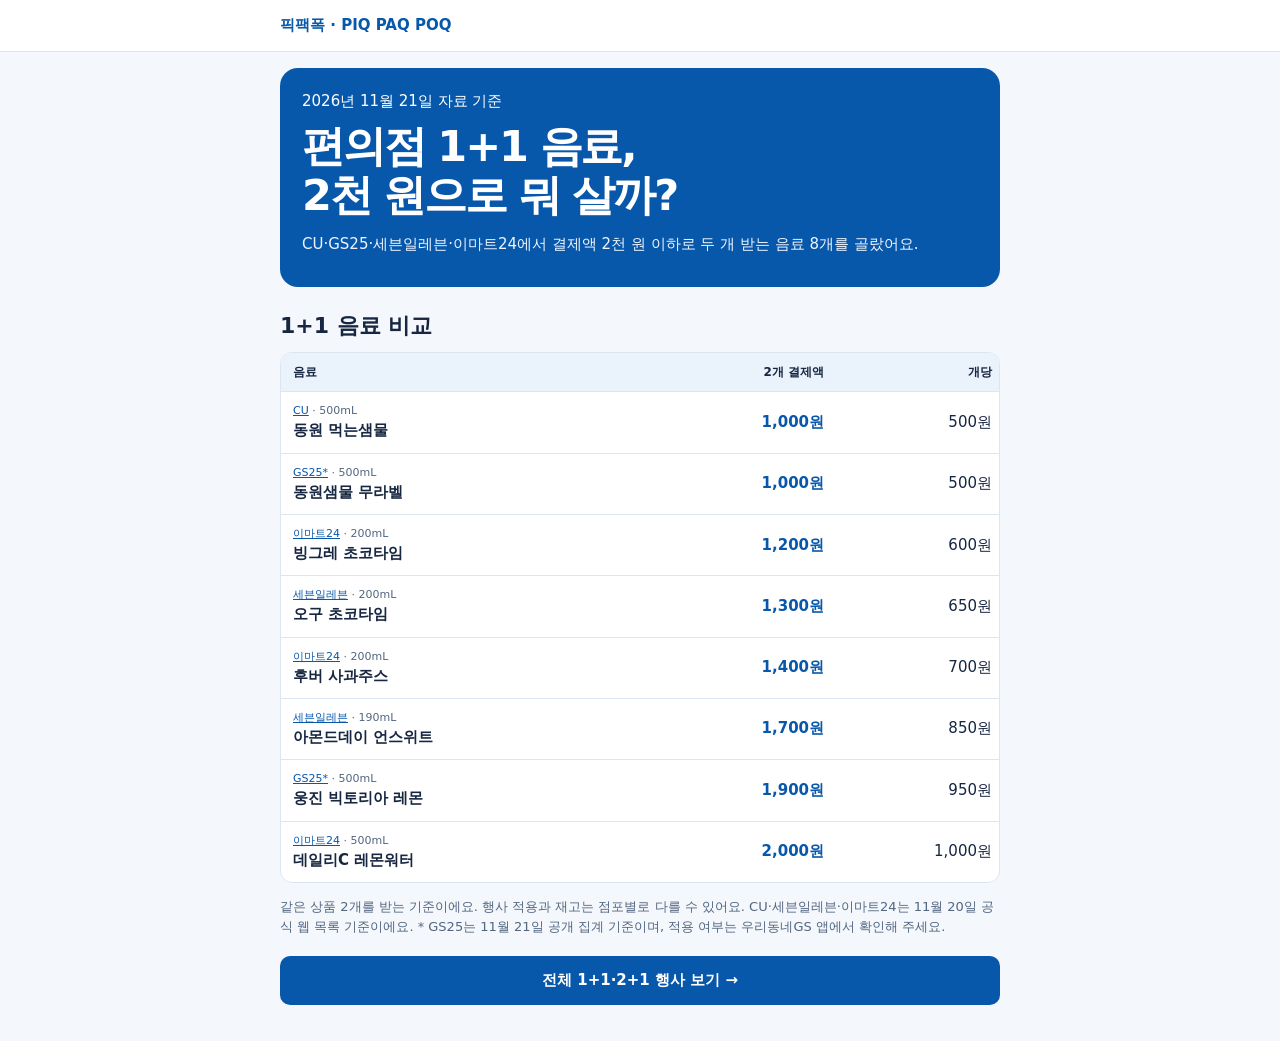
<file: drinks-under-2000.html>
<!doctype html>
<html lang="ko">
<head>
<meta charset="utf-8">
<meta name="viewport" content="width=device-width, initial-scale=1">
<title>이번 주 편의점 1+1 음료 | 2천 원 이하 | 픽팩폭</title>
<meta name="description" content="CU·GS25·세븐일레븐·이마트24에서 2천 원 이하로 두 개 받는 1+1 음료의 결제액과 개당가를 비교하세요.">
<style>
*{box-sizing:border-box}body{margin:0;background:#f4f7fb;color:#172742;font:15px/1.55 system-ui,sans-serif}
main,header div{width:min(100% - 28px,720px);margin:auto}header{background:white;border-bottom:1px solid #dce6f1}header div{padding:14px 0;font-weight:800}a{color:#0757ab}header a{text-decoration:none}
main{padding:16px 0 36px}.hero{background:#0757ab;color:white;border-radius:18px;padding:22px}h1{font-size:clamp(28px,6vw,43px);line-height:1.16;letter-spacing:-.05em;margin:8px 0 12px}p{margin:.55em 0}.hero p{color:#eef5ff}h2{margin:22px 0 9px;font-size:22px}table{width:100%;border-collapse:separate;border-spacing:0;background:white;border:1px solid #dce6f1;border-radius:12px;overflow:hidden}th,td{padding:10px 7px;text-align:right;border-bottom:1px solid #dce6f1}th:first-child{text-align:left;padding-left:12px;overflow-wrap:anywhere}thead{background:#eaf2fb}thead th{font-size:12px}tbody tr:last-child>*{border-bottom:0}td{white-space:nowrap}td strong{color:#0757ab}small{display:block;font-size:11px;font-weight:500;color:#526681}.notes{color:#526681;font-size:13px;margin-top:14px}.button{display:block;margin:19px 0 0;text-align:center;text-decoration:none;padding:13px;background:#0757ab;color:white;border-radius:10px;font-weight:bold}
</style>
</head>
<body>
<header><div><a href="./">픽팩폭 · PIQ PAQ POQ</a></div></header>
<main>
<section class="hero">
<time datetime="2026-11-21">2026년 11월 21일 자료 기준</time>
<h1>편의점 1+1 음료,<br>2천 원으로 뭐 살까?</h1>
<p>CU·GS25·세븐일레븐·이마트24에서 결제액 2천 원 이하로 두 개 받는 음료 8개를 골랐어요.</p>
</section>
<h2>1+1 음료 비교</h2>
<table aria-label="2천 원 이하 1+1 음료 비교">
<thead><tr><th scope="col">음료</th><th scope="col">2개 결제액</th><th scope="col">개당</th></tr></thead>
<tbody><tr><th scope="row"><small><a href="https://cu.bgfretail.com/event/plus.do">CU</a> · 500mL</small>동원 먹는샘물</th><td><strong>1,000원</strong></td><td>500원</td></tr>
<tr><th scope="row"><small><a href="https://pyeondogam.com/promo/gs25/">GS25*</a> · 500mL</small>동원샘물 무라벨</th><td><strong>1,000원</strong></td><td>500원</td></tr>
<tr><th scope="row"><small><a href="https://m.emart24.co.kr/goods/event?category_seq=1">이마트24</a> · 200mL</small>빙그레 초코타임</th><td><strong>1,200원</strong></td><td>600원</td></tr>
<tr><th scope="row"><small><a href="https://www.7-eleven.co.kr/product/presentList.asp">세븐일레븐</a> · 200mL</small>오구 초코타임</th><td><strong>1,300원</strong></td><td>650원</td></tr>
<tr><th scope="row"><small><a href="https://m.emart24.co.kr/goods/event?category_seq=1">이마트24</a> · 200mL</small>후버 사과주스</th><td><strong>1,400원</strong></td><td>700원</td></tr>
<tr><th scope="row"><small><a href="https://www.7-eleven.co.kr/product/presentList.asp">세븐일레븐</a> · 190mL</small>아몬드데이 언스위트</th><td><strong>1,700원</strong></td><td>850원</td></tr>
<tr><th scope="row"><small><a href="https://pyeondogam.com/promo/gs25/">GS25*</a> · 500mL</small>웅진 빅토리아 레몬</th><td><strong>1,900원</strong></td><td>950원</td></tr>
<tr><th scope="row"><small><a href="https://m.emart24.co.kr/goods/event?category_seq=1">이마트24</a> · 500mL</small>데일리C 레몬워터</th><td><strong>2,000원</strong></td><td>1,000원</td></tr></tbody>
</table>
<p class="notes">같은 상품 2개를 받는 기준이에요. 행사 적용과 재고는 점포별로 다를 수 있어요. CU·세븐일레븐·이마트24는 11월 20일 공식 웹 목록 기준이에요. * GS25는 11월 21일 공개 집계 기준이며, 적용 여부는 우리동네GS 앱에서 확인해 주세요.</p>
<a class="button" href="./weekly-deals.html">전체 1+1·2+1 행사 보기 →</a>
</main>
</body>
</html>
</file>
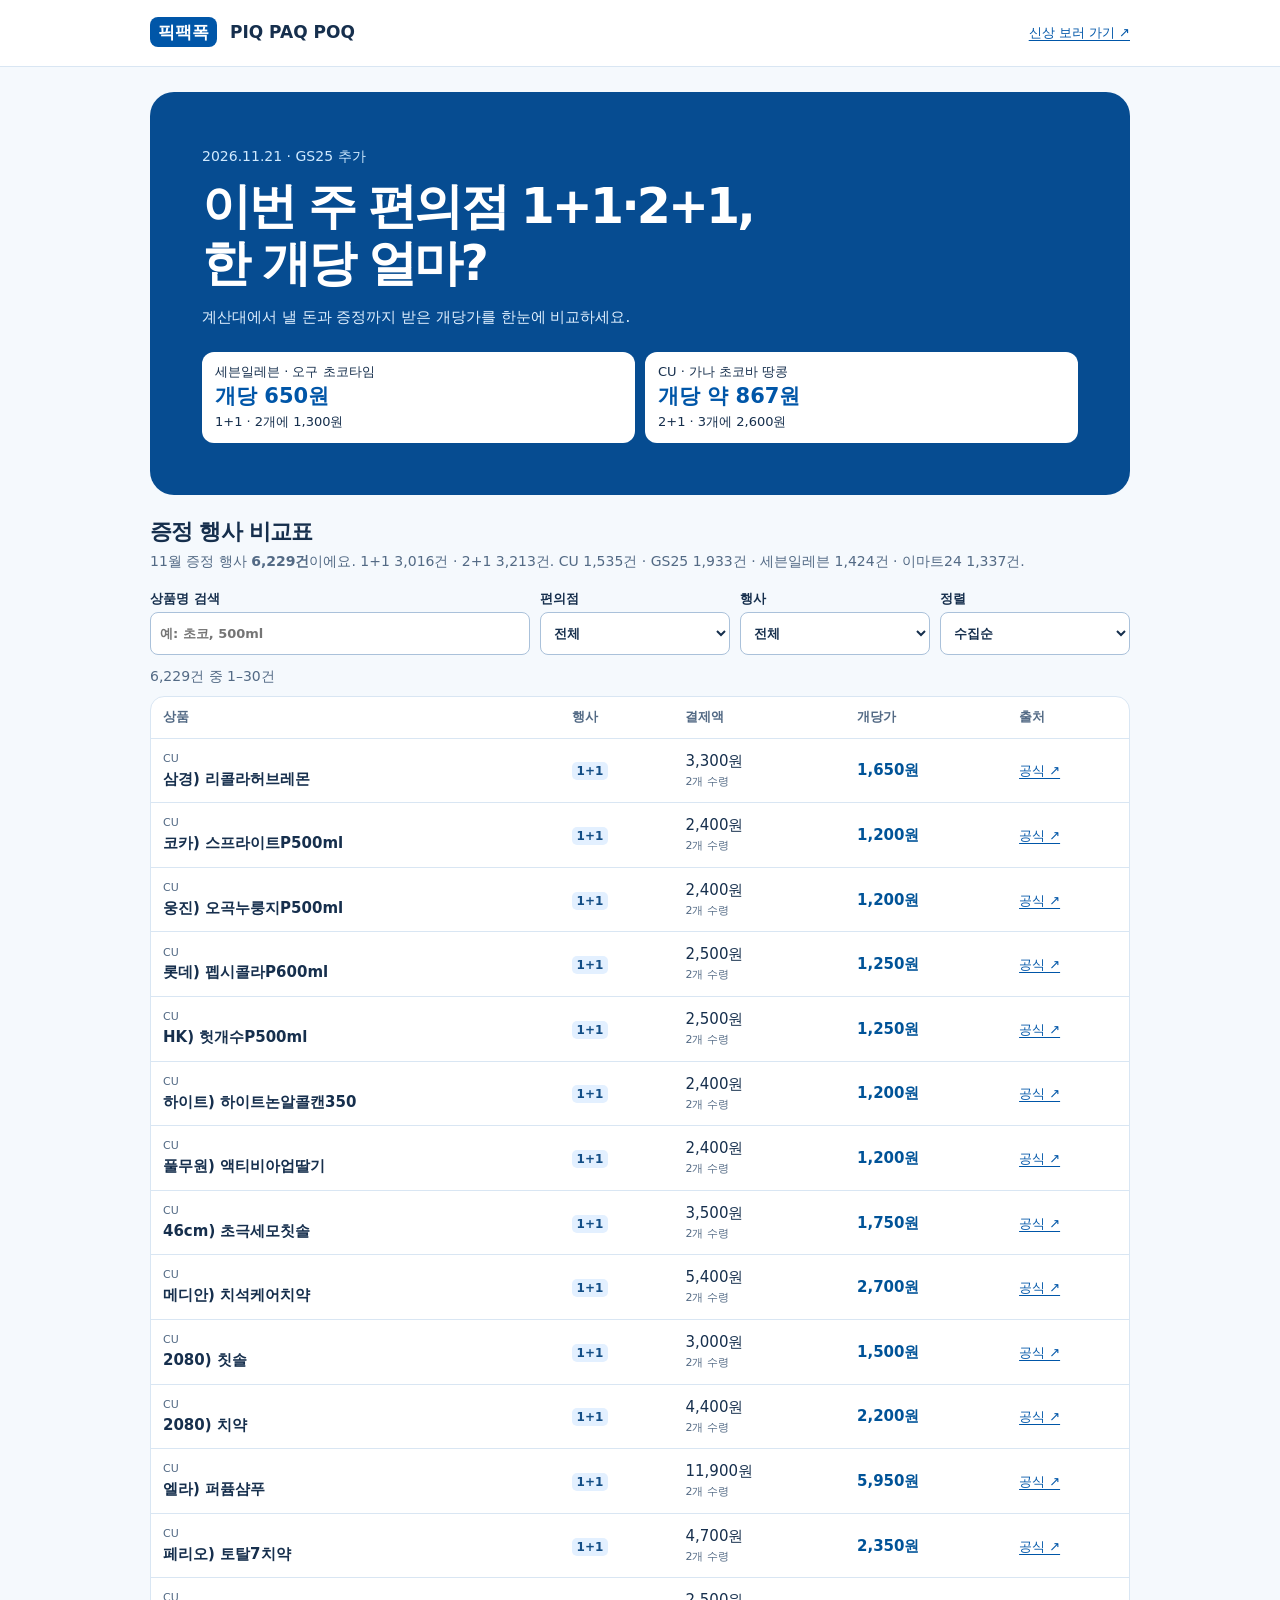
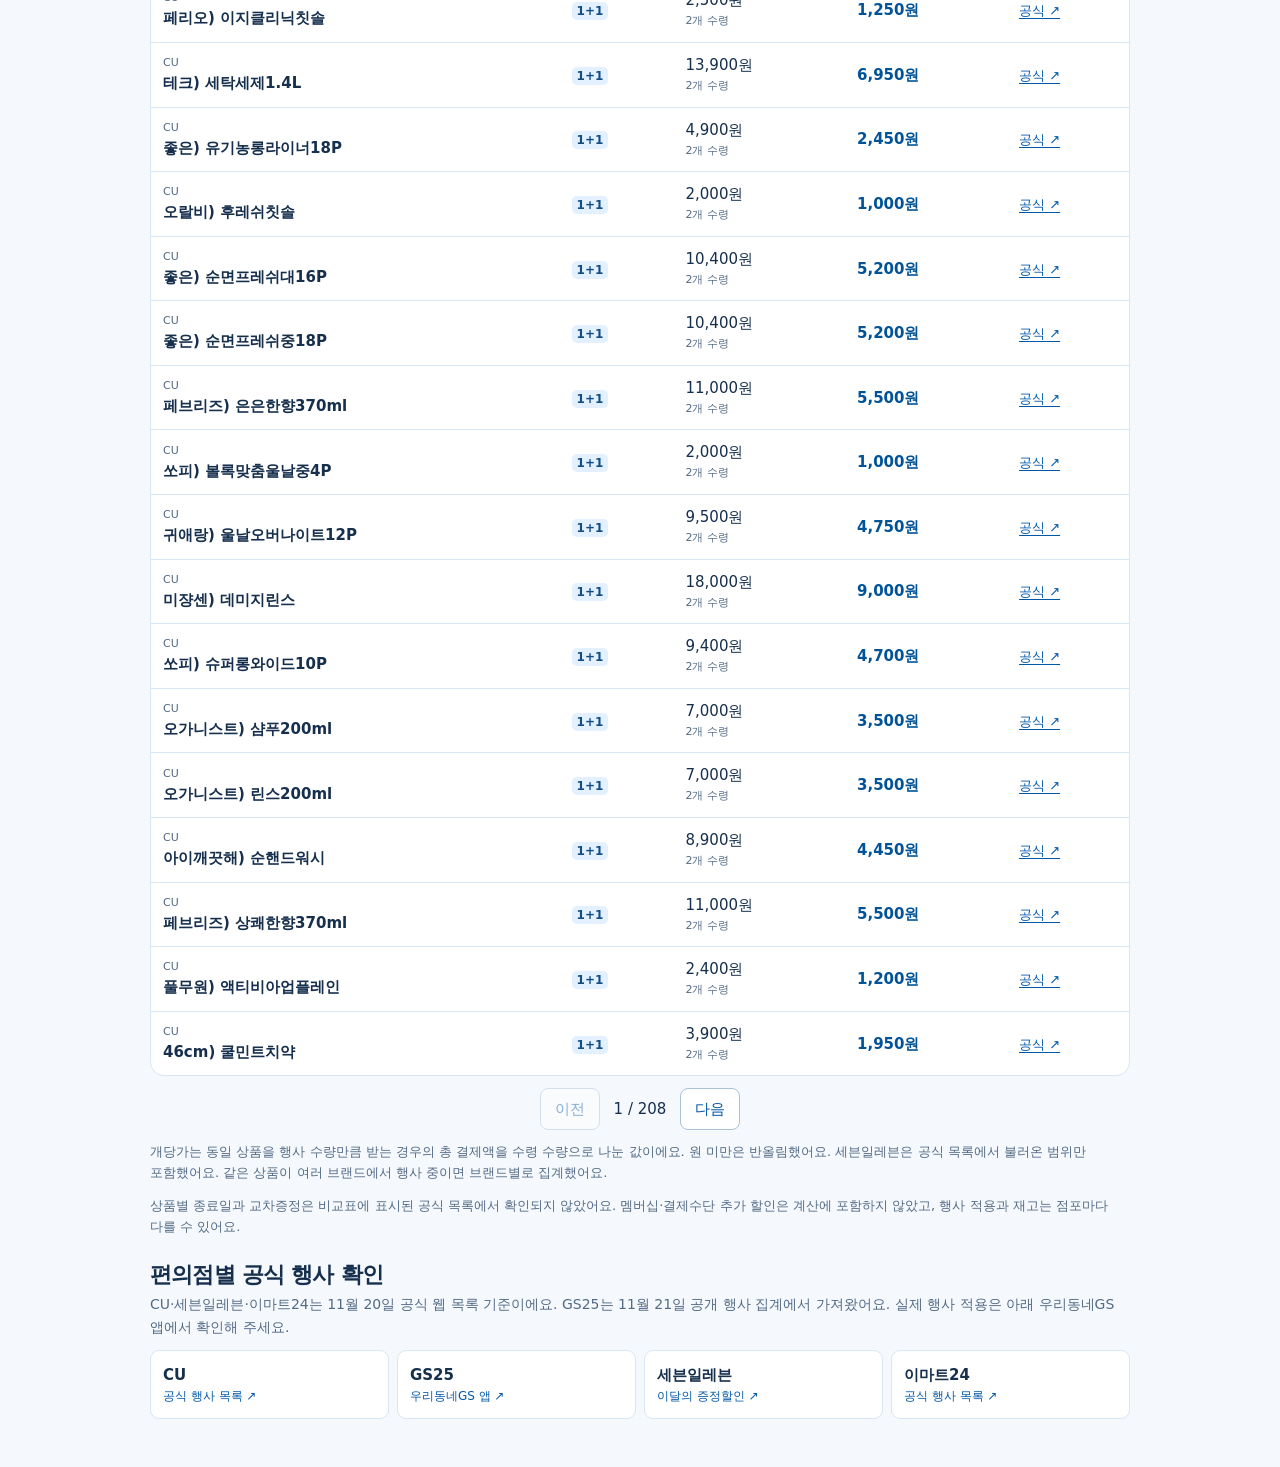
<file: weekly-deals.html>
<!doctype html>
<html lang="ko">
<head>
<meta charset="utf-8">
<meta name="viewport" content="width=device-width, initial-scale=1">
<title>11월 편의점 1+1·2+1 행사 비교 | 픽팩폭</title>
<meta name="description" content="편의점 1+1·2+1 행사의 총 결제액, 수령 수량과 개당 가격을 비교하세요. CU·GS25·세븐일레븐·이마트24의 행사 가격과 확인 경로를 모았습니다.">
<link rel="canonical" href="https://piqpaqpoq.github.io/piqpaqpoq/weekly-deals.html">
<meta property="og:type" content="website">
<meta property="og:title" content="이번 주 편의점 1+1·2+1, 한 개당 얼마?">
<meta property="og:description" content="계산대에서 낼 돈과 증정까지 받은 개당가를 한 표에서 비교하세요.">
<style>
:root{color-scheme:light;--ink:#162f4d;--muted:#536a85;--blue:#0056a8;--line:#d9e6f3;--paper:#f5f9fd}
*{box-sizing:border-box}
body{margin:0;background:var(--paper);color:var(--ink);font:15px/1.6 system-ui,-apple-system,sans-serif;word-break:keep-all;overflow-wrap:anywhere}
a{color:var(--blue);text-underline-offset:3px}
a:focus-visible,input:focus-visible,select:focus-visible{outline:3px solid #1066bb;outline-offset:3px}
.wrap{width:min(100% - 32px,980px);margin-inline:auto}
header{background:#fff;border-bottom:1px solid var(--line)}
header .wrap{display:flex;align-items:center;justify-content:space-between;gap:16px;min-height:66px}
.logo{font-size:17px;font-weight:850;text-decoration:none;color:var(--ink)}
.logo span{background:var(--blue);color:#fff;border-radius:8px;padding:5px 8px;margin-right:7px}
.home-link{font-size:13px}
main{padding-block:25px 48px}
.hero{background:#064c91;color:#fff;border-radius:24px;padding:clamp(21px,5vw,52px)}
.hero time{color:#d0eaff;font-size:14px}
h1,h2,p{margin:0}
h1{font-size:clamp(27px,5.4vw,49px);letter-spacing:-.06em;line-height:1.17;margin:10px 0 12px}
h2{font-size:22px;letter-spacing:-.035em;line-height:1.3}
.hero p{color:#e0f0ff}
.insight{display:grid;grid-template-columns:1fr 1fr;gap:10px;margin-top:23px}
.insight div{background:#fff;color:var(--ink);padding:10px 13px;border-radius:12px;font-size:13px}
.insight strong{font-size:21px;color:var(--blue);display:block;line-height:1.4}
.panel{margin-top:23px}
.section-intro{color:var(--muted);font-size:14px;margin-top:4px}
.filters{display:grid;grid-template-columns:2fr repeat(3,1fr);gap:10px;margin:16px 0 10px}
.filters label{display:block;font-size:13px;font-weight:700}
.filters input,.filters select{display:block;width:100%;min-height:43px;margin-top:3px;padding:6px 9px;border:1px solid #aac1da;border-radius:8px;background:#fff;color:var(--ink);font:inherit}
#count,#empty{margin:8px 0;color:var(--muted);font-size:14px}
#empty{padding:16px;background:#fff;border:1px solid var(--line);border-radius:10px}
table{width:100%;border-spacing:0;background:#fff;border:1px solid var(--line);border-radius:14px;font-variant-numeric:tabular-nums}
th,td{padding:10px 12px;text-align:left;border-bottom:1px solid var(--line)}
thead th{font-size:13px;color:var(--muted);vertical-align:bottom}
tbody tr:last-child>*{border-bottom:0}
tbody th{line-height:1.36;font-size:15px}
.item-brand,.qty{display:block;color:var(--muted);font-size:11px;font-weight:500;margin-bottom:2px}
.offer{white-space:nowrap;border-radius:5px;padding:2px 5px;font-weight:800;font-size:12px;background:#e3f0ff;color:#124d85}
.type-2{background:#e0f4ec;color:#185749}
.total,.unit{white-space:nowrap}
.unit{color:#005398;font-weight:800}
td a{font-size:13px;white-space:nowrap}
.note{margin-top:12px;color:var(--muted);font-size:13px}
.sources{list-style:none;display:grid;grid-template-columns:repeat(4,1fr);gap:8px;padding:0;margin:12px 0 0}
.sources a{display:block;background:#fff;border:1px solid var(--line);padding:12px;border-radius:9px;color:var(--ink);text-decoration:none}
.sources a:hover{border-color:var(--blue)}
.sources span{display:block;font-size:12px;color:var(--blue)}
#pagination{display:flex;justify-content:center;align-items:center;gap:14px;margin-top:12px}
#pagination button{min-height:42px;padding:6px 14px;border:1px solid #aac1da;border-radius:8px;background:white;color:var(--blue);font:inherit;cursor:pointer}
#pagination button:disabled{opacity:.45;cursor:auto}
#pagination button:focus-visible{outline:3px solid #1066bb;outline-offset:3px}
@media(max-width:650px){
  .filters{grid-template-columns:repeat(2,minmax(0,1fr))}
  .filters label:first-child{grid-column:1/-1}
  th,td{padding:9px 5px;font-size:12px}
  thead th{font-size:11px}
  tbody th{font-size:13px}
  tbody th,thead th:first-child{padding-left:8px}
  td a{font-size:11px}
  .sources{grid-template-columns:1fr 1fr}
}
</style>
</head>
<body>
<header><div class="wrap"><a class="logo" href="./"><span>픽팩폭</span> PIQ PAQ POQ</a><a class="home-link" href="./">신상 보러 가기 ↗</a></div></header>
<main class="wrap">
<section class="hero">
  <time datetime="2026-11-21">2026.11.21 · GS25 추가</time>
  <h1>이번 주 편의점 1+1·2+1,<br>한 개당 얼마?</h1>
  <p>계산대에서 낼 돈과 증정까지 받은 개당가를 한눈에 비교하세요.</p>
  <div class="insight">
    <div>세븐일레븐 · 오구 초코타임<strong>개당 650원</strong>1+1 · 2개에 1,300원</div>
    <div>CU · 가나 초코바 땅콩<strong>개당 약 867원</strong>2+1 · 3개에 2,600원</div>
  </div>
</section>
<section class="panel" aria-labelledby="comparison-title">
  <h2 id="comparison-title">증정 행사 비교표</h2>
  <p class="section-intro">11월 증정 행사 <strong>6,229건</strong>이에요. 1+1 3,016건 · 2+1 3,213건. CU 1,535건 · GS25 1,933건 · 세븐일레븐 1,424건 · 이마트24 1,337건.</p>
  <div class="filters" id="filters" hidden>
    <label>상품명 검색<input id="query" type="search" placeholder="예: 초코, 500ml"></label>
    <label>편의점<select id="brand"><option value="">전체</option><option>CU</option><option>GS25</option><option>세븐일레븐</option><option>이마트24</option></select></label>
    <label>행사<select id="type"><option value="">전체</option><option value="1">1+1</option><option value="2">2+1</option></select></label>
    
    <label>정렬<select id="sort"><option value="">수집순</option><option value="unit">개당가 낮은순</option><option value="total">결제액 낮은순</option></select></label>
  </div>
  <p id="count" role="status">6,229건</p><noscript><p class="note">아래 표에는 추천 상품 15개가 표시돼요. 수집 목록 전체를 검색하려면 자바스크립트를 켜 주세요.</p></noscript>
  <p id="empty" hidden></p>
  <table id="offers" aria-labelledby="comparison-title">
    <thead><tr><th scope="col">상품</th><th scope="col">행사</th><th scope="col">결제액</th><th scope="col">개당가</th><th scope="col">출처</th></tr></thead>
    <tbody>
    <tr data-brand="세븐일레븐" data-type="1" data-category="음료" data-total="1300" data-quantity="2">
      <th scope="row"><span class="item-brand">세븐일레븐 · 음료</span><span>오구 초코타임 200ml</span></th>
      <td><span class="offer type-1">1+1</span></td>
      <td class="total">1,300원<span class="qty">2개 수령</span></td>
      <td class="unit">650원</td>
      <td><a href="https://www.7-eleven.co.kr/product/presentList.asp" target="_blank" rel="noopener noreferrer" aria-label="오구 초코타임 200ml의 세븐일레븐 공식 행사 목록">공식 <span aria-hidden="true">↗</span></a></td>
    </tr>
    <tr data-brand="이마트24" data-type="1" data-category="음료" data-total="1400" data-quantity="2">
      <th scope="row"><span class="item-brand">이마트24 · 음료</span><span>후버 사과주스 200ml</span></th>
      <td><span class="offer type-1">1+1</span></td>
      <td class="total">1,400원<span class="qty">2개 수령</span></td>
      <td class="unit">700원</td>
      <td><a href="https://m.emart24.co.kr/goods/event" target="_blank" rel="noopener noreferrer" aria-label="후버 사과주스 200ml의 이마트24 공식 행사 목록">공식 <span aria-hidden="true">↗</span></a></td>
    </tr>
    <tr data-brand="CU" data-type="2" data-category="간식" data-total="3000" data-quantity="3">
      <th scope="row"><span class="item-brand">CU · 간식</span><span>빙그레 비비빅</span></th>
      <td><span class="offer type-2">2+1</span></td>
      <td class="total">3,000원<span class="qty">3개 수령</span></td>
      <td class="unit">1,000원</td>
      <td><a href="https://cu.bgfretail.com/event/plus.do" target="_blank" rel="noopener noreferrer" aria-label="빙그레 비비빅의 CU 공식 행사 목록">공식 <span aria-hidden="true">↗</span></a></td>
    </tr>
    <tr data-brand="CU" data-type="2" data-category="간식" data-total="2600" data-quantity="3">
      <th scope="row"><span class="item-brand">CU · 간식</span><span>가나 초코바 땅콩</span></th>
      <td><span class="offer type-2">2+1</span></td>
      <td class="total">2,600원<span class="qty">3개 수령</span></td>
      <td class="unit">약 867원</td>
      <td><a href="https://cu.bgfretail.com/event/plus.do" target="_blank" rel="noopener noreferrer" aria-label="가나 초코바 땅콩의 CU 공식 행사 목록">공식 <span aria-hidden="true">↗</span></a></td>
    </tr>
    <tr data-brand="이마트24" data-type="1" data-category="음료" data-total="2000" data-quantity="2">
      <th scope="row"><span class="item-brand">이마트24 · 음료</span><span>데일리C 레몬워터 500ml</span></th>
      <td><span class="offer type-1">1+1</span></td>
      <td class="total">2,000원<span class="qty">2개 수령</span></td>
      <td class="unit">1,000원</td>
      <td><a href="https://m.emart24.co.kr/goods/event" target="_blank" rel="noopener noreferrer" aria-label="데일리C 레몬워터 500ml의 이마트24 공식 행사 목록">공식 <span aria-hidden="true">↗</span></a></td>
    </tr>
    <tr data-brand="CU" data-type="1" data-category="음료" data-total="2400" data-quantity="2">
      <th scope="row"><span class="item-brand">CU · 음료</span><span>스프라이트 500ml</span></th>
      <td><span class="offer type-1">1+1</span></td>
      <td class="total">2,400원<span class="qty">2개 수령</span></td>
      <td class="unit">1,200원</td>
      <td><a href="https://cu.bgfretail.com/event/plus.do" target="_blank" rel="noopener noreferrer" aria-label="스프라이트 500ml의 CU 공식 행사 목록">공식 <span aria-hidden="true">↗</span></a></td>
    </tr>
    <tr data-brand="세븐일레븐" data-type="1" data-category="음료" data-total="2200" data-quantity="2">
      <th scope="row"><span class="item-brand">세븐일레븐 · 음료</span><span>덴마크 초코초코우유 300ml</span></th>
      <td><span class="offer type-1">1+1</span></td>
      <td class="total">2,200원<span class="qty">2개 수령</span></td>
      <td class="unit">1,100원</td>
      <td><a href="https://www.7-eleven.co.kr/product/presentList.asp" target="_blank" rel="noopener noreferrer" aria-label="덴마크 초코초코우유 300ml의 세븐일레븐 공식 행사 목록">공식 <span aria-hidden="true">↗</span></a></td>
    </tr>
    <tr data-brand="이마트24" data-type="2" data-category="간식" data-total="3600" data-quantity="3">
      <th scope="row"><span class="item-brand">이마트24 · 간식</span><span>제니코 플레인 스트링치즈 24g</span></th>
      <td><span class="offer type-2">2+1</span></td>
      <td class="total">3,600원<span class="qty">3개 수령</span></td>
      <td class="unit">1,200원</td>
      <td><a href="https://m.emart24.co.kr/goods/event" target="_blank" rel="noopener noreferrer" aria-label="제니코 플레인 스트링치즈 24g의 이마트24 공식 행사 목록">공식 <span aria-hidden="true">↗</span></a></td>
    </tr>
    <tr data-brand="CU" data-type="2" data-category="음료" data-total="3000" data-quantity="3">
      <th scope="row"><span class="item-brand">CU · 음료</span><span>TOP 스위트아메리카노 200ml</span></th>
      <td><span class="offer type-2">2+1</span></td>
      <td class="total">3,000원<span class="qty">3개 수령</span></td>
      <td class="unit">1,000원</td>
      <td><a href="https://cu.bgfretail.com/event/plus.do" target="_blank" rel="noopener noreferrer" aria-label="TOP 스위트아메리카노 200ml의 CU 공식 행사 목록">공식 <span aria-hidden="true">↗</span></a></td>
    </tr>
    <tr data-brand="세븐일레븐" data-type="2" data-category="간식" data-total="3600" data-quantity="3">
      <th scope="row"><span class="item-brand">세븐일레븐 · 간식</span><span>덴마크 인포켓치즈 20g</span></th>
      <td><span class="offer type-2">2+1</span></td>
      <td class="total">3,600원<span class="qty">3개 수령</span></td>
      <td class="unit">1,200원</td>
      <td><a href="https://www.7-eleven.co.kr/product/presentList.asp?pTab=2" target="_blank" rel="noopener noreferrer" aria-label="덴마크 인포켓치즈 20g의 세븐일레븐 공식 행사 목록">공식 <span aria-hidden="true">↗</span></a></td>
    </tr>
    <tr data-brand="이마트24" data-type="2" data-category="음료" data-total="3600" data-quantity="3">
      <th scope="row"><span class="item-brand">이마트24 · 음료</span><span>베지밀 A 병 190ml</span></th>
      <td><span class="offer type-2">2+1</span></td>
      <td class="total">3,600원<span class="qty">3개 수령</span></td>
      <td class="unit">1,200원</td>
      <td><a href="https://m.emart24.co.kr/goods/event" target="_blank" rel="noopener noreferrer" aria-label="베지밀 A 병 190ml의 이마트24 공식 행사 목록">공식 <span aria-hidden="true">↗</span></a></td>
    </tr>
    <tr data-brand="세븐일레븐" data-type="2" data-category="음료" data-total="3600" data-quantity="3">
      <th scope="row"><span class="item-brand">세븐일레븐 · 음료</span><span>덴마크 얼라이브 망고 250ml</span></th>
      <td><span class="offer type-2">2+1</span></td>
      <td class="total">3,600원<span class="qty">3개 수령</span></td>
      <td class="unit">1,200원</td>
      <td><a href="https://www.7-eleven.co.kr/product/presentList.asp?pTab=2" target="_blank" rel="noopener noreferrer" aria-label="덴마크 얼라이브 망고 250ml의 세븐일레븐 공식 행사 목록">공식 <span aria-hidden="true">↗</span></a></td>
    </tr>
    <tr data-brand="CU" data-type="1" data-category="생활" data-total="3000" data-quantity="2">
      <th scope="row"><span class="item-brand">CU · 생활</span><span>2080 칫솔</span></th>
      <td><span class="offer type-1">1+1</span></td>
      <td class="total">3,000원<span class="qty">2개 수령</span></td>
      <td class="unit">1,500원</td>
      <td><a href="https://cu.bgfretail.com/event/plus.do" target="_blank" rel="noopener noreferrer" aria-label="2080 칫솔의 CU 공식 행사 목록">공식 <span aria-hidden="true">↗</span></a></td>
    </tr>
    <tr data-brand="CU" data-type="1" data-category="생활" data-total="2000" data-quantity="2">
      <th scope="row"><span class="item-brand">CU · 생활</span><span>오랄비 후레쉬 칫솔</span></th>
      <td><span class="offer type-1">1+1</span></td>
      <td class="total">2,000원<span class="qty">2개 수령</span></td>
      <td class="unit">1,000원</td>
      <td><a href="https://cu.bgfretail.com/event/plus.do" target="_blank" rel="noopener noreferrer" aria-label="오랄비 후레쉬 칫솔의 CU 공식 행사 목록">공식 <span aria-hidden="true">↗</span></a></td>
    </tr>
    <tr data-brand="세븐일레븐" data-type="2" data-category="간편식" data-total="6000" data-quantity="3">
      <th scope="row"><span class="item-brand">세븐일레븐 · 간편식</span><span>사조 한입피자 콤비네이션 80g</span></th>
      <td><span class="offer type-2">2+1</span></td>
      <td class="total">6,000원<span class="qty">3개 수령</span></td>
      <td class="unit">2,000원</td>
      <td><a href="https://www.7-eleven.co.kr/product/presentList.asp?pTab=2" target="_blank" rel="noopener noreferrer" aria-label="사조 한입피자 콤비네이션 80g의 세븐일레븐 공식 행사 목록">공식 <span aria-hidden="true">↗</span></a></td>
    </tr>
    </tbody>
  </table>
  <nav id="pagination" aria-label="비교표 페이지" hidden>
    <button type="button" id="prev">이전</button>
    <span id="page-number"></span>
    <button type="button" id="next">다음</button>
  </nav>
  <p class="note">개당가는 동일 상품을 행사 수량만큼 받는 경우의 총 결제액을 수령 수량으로 나눈 값이에요. 원 미만은 반올림했어요. 세븐일레븐은 공식 목록에서 불러온 범위만 포함했어요. 같은 상품이 여러 브랜드에서 행사 중이면 브랜드별로 집계했어요.</p>
  <p class="note">상품별 종료일과 교차증정은 비교표에 표시된 공식 목록에서 확인되지 않았어요. 멤버십·결제수단 추가 할인은 계산에 포함하지 않았고, 행사 적용과 재고는 점포마다 다를 수 있어요.</p>
</section>
<section class="panel" id="official" aria-labelledby="official-title">
  <h2 id="official-title">편의점별 공식 행사 확인</h2>
  <p class="section-intro">CU·세븐일레븐·이마트24는 11월 20일 공식 웹 목록 기준이에요. GS25는 11월 21일 공개 행사 집계에서 가져왔어요. 실제 행사 적용은 아래 우리동네GS 앱에서 확인해 주세요.</p>
  <ul class="sources"><li><a href="https://cu.bgfretail.com/event/plus.do" target="_blank" rel="noopener noreferrer"><strong>CU</strong><span>공식 행사 목록 ↗</span></a></li><li><a href="https://play.google.com/store/apps/details?hl=ko&amp;id=com.gsr.gs25" target="_blank" rel="noopener noreferrer"><strong>GS25</strong><span>우리동네GS 앱 ↗</span></a></li><li><a href="https://www.7-eleven.co.kr/product/presentList.asp" target="_blank" rel="noopener noreferrer"><strong>세븐일레븐</strong><span>이달의 증정할인 ↗</span></a></li><li><a href="https://m.emart24.co.kr/goods/event" target="_blank" rel="noopener noreferrer"><strong>이마트24</strong><span>공식 행사 목록 ↗</span></a></li></ul>
</section>
</main>
<style>[hidden]{display:none!important}</style>
<script type="application/json" id="catalog">[["CU",1,"삼경)리콜라허브레몬",3300,1],["CU",1,"코카)스프라이트P500ml",2400,1],["CU",1,"웅진)오곡누룽지P500ml",2400,1],["CU",1,"롯데)펩시콜라P600ml",2500,1],["CU",1,"HK)헛개수P500ml",2500,1],["CU",1,"하이트)하이트논알콜캔350",2400,1],["CU",1,"풀무원)액티비아업딸기",2400,1],["CU",1,"46cm)초극세모칫솔",3500,1],["CU",1,"메디안)치석케어치약",5400,1],["CU",1,"2080)칫솔",3000,1],["CU",1,"2080)치약",4400,1],["CU",1,"엘라)퍼퓸샴푸",11900,1],["CU",1,"페리오)토탈7치약",4700,1],["CU",1,"페리오)이지클리닉칫솔",2500,1],["CU",1,"테크)세탁세제1.4L",13900,1],["CU",1,"좋은)유기농롱라이너18P",4900,1],["CU",1,"오랄비)후레쉬칫솔",2000,1],["CU",1,"좋은)순면프레쉬대16P",10400,1],["CU",1,"좋은)순면프레쉬중18P",10400,1],["CU",1,"페브리즈)은은한향370ml",11000,1],["CU",1,"쏘피)볼록맞춤울날중4P",2000,1],["CU",1,"귀애랑)울날오버나이트12P",9500,1],["CU",1,"미쟝센)데미지린스",18000,1],["CU",1,"쏘피)슈퍼롱와이드10P",9400,1],["CU",1,"오가니스트)샴푸200ml",7000,1],["CU",1,"오가니스트)린스200ml",7000,1],["CU",1,"아이깨끗해)순핸드워시",8900,1],["CU",1,"페브리즈)상쾌한향370ml",11000,1],["CU",1,"풀무원)액티비아업플레인",2400,1],["CU",1,"46cm)쿨민트치약",3900,1],["CU",1,"쏘피)내몸에순한면대16P",10400,1],["CU",1,"쏘피)내몸에순한면중18P",10400,1],["CU",1,"크리오)뉴미세모칫솔",2200,1],["CU",1,"크리오)뉴초극세모칫솔",2200,1],["CU",1,"오랄비)초미세모칫솔",2900,1],["CU",1,"엘라)스프레이200ml",8900,1],["CU",1,"엘라)하드왁스80g",11800,1],["CU",1,"코카)스프라이트P1.5L",3900,1],["CU",1,"코카)토레타P500ml",2400,1],["CU",1,"좋은)울날중4P",2000,1],["이마트24",1,"롯데)데일리C레몬워터펫500ml",2000,1],["이마트24",1,"빙그레)래핑카우오리지널8포션128g",7800,1],["이마트24",1,"후버)사과주스200ml(S)",1400,1],["이마트24",1,"후버)파인애플&사과&포도주스200ml(S)",1400,1],["이마트24",1,"후버)오렌지주스200ml(S)",1400,1],["이마트24",1,"후버)복숭아&포도주스200ml(S)",1400,1],["이마트24",1,"정식품)베지밀검은콩아몬드호두팩190ml",1400,1],["이마트24",1,"남양)프로바이오틱사과130ml",1200,1],["이마트24",1,"남양)맛있는두유담백한맛190ml",1500,1],["이마트24",1,"남양)맛있는두유검은콩깨190ml",1500,1],["이마트24",1,"빙그레)초코타임200ml",1200,1],["이마트24",1,"빙그레)딸기타임200ml",1200,1],["이마트24",1,"풀무원)아임리얼100레몬140ml",1800,1],["이마트24",1,"풀무원)아임리얼100사과140ml",1800,1],["이마트24",1,"서울)강릉커피라떼250ml",2800,1],["이마트24",1,"서울)커피타운화이트바닐라250ml",2600,1],["이마트24",1,"서울)커피타운딥브라운모카250ml",2600,1],["이마트24",1,"서울)마이픽딸기초코링120g",2200,1],["이마트24",1,"서울)마이픽플레인쿠키링131g",2200,1],["이마트24",1,"매일)매일두유렌틸콩190ml",1800,1],["세븐일레븐",1,"다논)액티비아업플레인210ml",2400,1],["세븐일레븐",1,"다논)액티비아업딸기210ml",2400,1],["세븐일레븐",1,"덴마크)딸기딸기우유300ml",2200,1],["세븐일레븐",1,"덴마크)초코초코우유300ml",2200,1],["세븐일레븐",1,"덴마크)커피커피300ml",2200,1],["세븐일레븐",1,"덴마크)바나바나우유300ml",2200,1],["세븐일레븐",1,"다논)액티비아업복숭아210ml",2400,1],["세븐일레븐",1,"풀무원)요거톡스타볼132g",2400,1],["세븐일레븐",1,"PB)오구딸기타임200ml",1300,1],["세븐일레븐",1,"PB)오구초코타임200ml",1300,1],["세븐일레븐",1,"남양)과수원사과200ml",1800,1],["세븐일레븐",1,"남양)아몬드데이오리지널190ml",1700,1],["세븐일레븐",1,"남양)아몬드데이언스위트190ml",1700,1],["CU",2,"롯데)가나초코바땅콩",1300,1],["CU",2,"롯데)크런키초콜릿34g",1700,1],["CU",2,"나뚜루)녹차미니컵",5900,1],["CU",2,"나뚜루)녹차바",5900,1],["CU",2,"나뚜루)딸기미니컵",5900,1],["CU",2,"나뚜루)바닐라아몬드바",5900,1],["CU",2,"롯데)본가찰옥수수",2200,1],["CU",2,"빙그레)부라보콘바닐라",2500,1],["CU",2,"롯데)빠삐코",1800,1],["CU",2,"롯데)구구콘",2500,1],["CU",2,"빙그레)비비빅",1500,1],["CU",2,"해태)쌍쌍바",1500,1],["CU",2,"샘표)질러부드러운육포30g",4900,1],["CU",2,"CJ)맥스봉치즈50g",2200,1],["CU",2,"CJ)맛밤80g",3900,1],["CU",2,"롯데)의성마늘핫바70g",2600,1],["CU",2,"동원)덴마크스트링치즈",1800,1],["CU",2,"동원)양반전복죽",5200,1],["CU",2,"오뚜기)스파게티컵",2200,1],["CU",2,"동원)양반호박죽",5200,1],["CU",2,"동원)양반누룽지닭죽",5200,1],["CU",2,"티오피)스위트아메캔200ml",1500,1],["CU",2,"HK)컨디션헛개병",5000,1],["CU",2,"현대)미에로화이바P350ml",2500,1],["CU",2,"남양)17차P500ml",2200,1],["CU",2,"광동)헛개파워병",5000,1],["CU",2,"티오피)마스터라떼캔200ml",1500,1],["CU",2,"매일)바리스타에스프250ml",2900,1],["CU",2,"남양)맛있는두유검은콩병",1800,1],["CU",2,"티오피)더블랙캔200ml",1500,1],["CU",2,"농심)웰치포도캔355ml",1600,1],["CU",2,"매일)바리스타스모키250ml",2900,1],["CU",2,"농심)카프리썬오렌지팩200",1200,1],["CU",2,"매일)바리스타모카250ml",2900,1],["CU",2,"HK)컨디션레이디병",5000,1],["CU",2,"정식품)검은콩베지밀팩",1400,1],["CU",2,"매일)커피속에모카치노",2000,1],["CU",2,"샤프란)섬유유연제1L",4950,1],["CU",2,"롯데)와샤베트",2200,1],["CU",2,"롯데푸드)돼지바",1500,1],["이마트24",2,"제니코)플레인스트링치즈24g",1800,1],["이마트24",2,"제니코)본가드체다스틱치즈28g",1800,1],["이마트24",2,"제니코)본가드마블잭스틱치즈28g",1800,1],["이마트24",2,"아띠)포미토마토쥬스200ml",2000,1],["이마트24",2,"랩노쉬)프로틴퍼펙트초코350ml",3800,1],["이마트24",2,"랩노쉬)프로틴퍼펙트그레인350ml",3800,1],["이마트24",2,"랩노쉬)프로틴퍼펙트바나나350ml",3800,1],["이마트24",2,"랩노쉬)프로틴퍼펙트쿠앤크350ml",3800,1],["이마트24",2,"정식품)베지밀A병190ml",1800,1],["이마트24",2,"정식품)베지밀A190ml24팩",31200,1],["이마트24",2,"정식품)달콤한B검은콩두유병190ml",2000,1],["이마트24",2,"정식품)아몬드호두병190ml",2000,1],["이마트24",2,"정식품)베지밀고단백두유초코팩190ml",1600,1],["이마트24",2,"정식품)베지밀고단백두유플레인팩190ml",1600,1],["이마트24",2,"정식품)베지밀데일리저당두유190ml",1400,1],["이마트24",2,"정식품)베지밀바나나땅콩버터쉐이크240ml",2300,1],["이마트24",2,"동서)티오피심플리스무스라떼240ml",2300,1],["이마트24",2,"동서)티오피심플리스무스블랙240ml",2300,1],["이마트24",2,"오뚜기)라망스트링치즈플레인20g",1700,1],["이마트24",2,"롯데)오트몬드프로틴초코250ml",2900,1],["세븐일레븐",2,"사조)한입피자콤비네이션80g",3000,1],["세븐일레븐",2,"사조)한입피자고르곤졸라80g",3000,1],["세븐일레븐",2,"서울)목장딸기요구르트225ml",2700,1],["세븐일레븐",2,"남양)맛있는검은콩깨병200ml",1800,1],["세븐일레븐",2,"덴마크)인포켓치즈20g",1800,1],["세븐일레븐",2,"매일)바리스타카라멜250ml",2900,1],["세븐일레븐",2,"덴마크)인포켓치즈라이트20g",1800,1],["세븐일레븐",2,"매일)바리스타로슈거250ml",2900,1],["세븐일레븐",2,"서울)초코우유300ml",2100,1],["세븐일레븐",2,"서울)딸기우유300ml",2100,1],["세븐일레븐",2,"서울)커피우유300ml",2100,1],["세븐일레븐",2,"남양)초코에몽250ml",1900,1],["세븐일레븐",2,"덴마크)얼라이브망고250ml",1800,1],["CU",1,"좋은)울날중18P",9900,2],["CU",1,"좋은)울날대16P",9900,2],["CU",1,"좋은)슬날수퍼롱4P",4100,2],["CU",1,"좋은)울날오버나이트14P",10900,2],["CU",1,"삼경)리콜라오리지날허브",3300,2],["CU",1,"동원)양반쇠고기죽",5200,2],["CU",1,"동원)양반야채죽",5200,2],["CU",1,"도루코)페이스4중면도3입",6300,2],["CU",1,"도루코)페이스일회면도6날",3200,2],["CU",1,"코카)코카콜라제로P500ml",2600,2],["CU",1,"페브리즈)포맨370ml",12000,2],["CU",1,"오가니스트)넛츠바디워시",5500,2],["CU",1,"오뚜기)영양닭죽285g",5200,2],["CU",1,"하이트)블랙보리P520ml",2500,2],["CU",1,"사조)스노우크랩킹140g",5500,2],["CU",1,"CJ)맥스봉마늘후랑크바80g",2700,2],["CU",1,"오뚜기)새송이쇠고기죽",5200,2],["CU",1,"풀무원)액티비아업복숭아",2400,2],["CU",1,"쏘피)내몸에순한면중4P",2800,2],["CU",1,"비트)액체겸용세제1.45L",12900,2],["CU",1,"온더바디)레몬클렌징폼",5900,2],["CU",1,"질레트)뉴마하면도기1up",16000,2],["CU",1,"롯데)핫식스더킹파워캔355",2500,2],["CU",1,"CJ)맥스봉빅소시지150g",3900,2],["CU",1,"진주햄)천하장사빅70g",2800,2],["CU",1,"리엔)크림염색제흑갈색",13900,2],["CU",1,"하이트)블랙보리라이트520",2200,2],["CU",1,"동원)친친오리지널봉70g",2200,2],["CU",1,"하림)닭가슴살갈릭100g",5000,2],["CU",1,"HK)새싹보리P500ml",2500,2],["CU",1,"HK)컨디션환3g",2900,2],["CU",1,"오뗄)킬바사소시지200g",6700,2],["CU",1,"한성)배즙숙성후랑크바70g",2400,2],["CU",1,"순수한면)유기농순면중16P",8900,2],["CU",1,"순수한면)유기농순면대14P",8900,2],["CU",1,"다우니)실내건조섬유1L",16200,2],["CU",1,"삼양사)상쾌환스틱망고",3900,2],["CU",1,"웅진)티즐제로피치P500",2500,2],["CU",1,"HK)헛개수이엑스P500ml",3000,2],["CU",1,"쏘피)무표백유기농대형4P",3900,2],["이마트24",1,"매일)매일두유고단백190ml",1800,2],["이마트24",1,"매일)바이오그릭파우치허니120g",3900,2],["이마트24",1,"매일)바이오그릭파우치플레인120g",3900,2],["이마트24",1,"매일)바이오그릭요거트플레인150g",3900,2],["이마트24",1,"매일)바이오그릭드링크플레인190ml",2900,2],["이마트24",1,"매일)바이오그릭드링크바나나190ml",2900,2],["이마트24",1,"삼육)검은콩호두와아몬드190ml",1600,2],["이마트24",1,"삼육)100%원액두유190ml",1600,2],["이마트24",1,"동원)덴마크미숫미숫우유300ml",2200,2],["이마트24",1,"동원)쿨피스생복숭아300ml",1600,2],["이마트24",1,"덴마크)드링킹요구르트액티브딸기210ml",2300,2],["이마트24",1,"덴마크)드링킹요구르트액티브베리믹스210ml",2300,2],["이마트24",1,"동원)덴마크초코초코우유300ml",2200,2],["이마트24",1,"동원)덴마크딸기딸기우유300ml",2200,2],["이마트24",1,"동원)덴마크바나바나우유300ml",2200,2],["이마트24",1,"덴마크)테이크얼라이브망고팩200ml",1500,2],["이마트24",1,"동원)쿨피스에이드복숭아300ml",2200,2],["이마트24",1,"동원)쿨피스에이드자두300ml",2200,2],["이마트24",1,"덴마크)하이요구르트280ml",1700,2],["이마트24",1,"덴마크)테이크얼라이브스위트자몽팩200ml",1500,2],["세븐일레븐",1,"매일)두유고단백190ml",1800,2],["세븐일레븐",1,"CJ)숯불후랑크120g",4000,2],["세븐일레븐",1,"진주햄)천하장사70g",2800,2],["세븐일레븐",1,"롯데)의성마늘프랑크매콤땡초65g",2600,2],["세븐일레븐",1,"롯데)빵빠레소프트바바닐라",1500,2],["세븐일레븐",1,"롯데)빵빠레소프트바초코",1500,2],["세븐일레븐",1,"깨끗한)생분해물티슈에코70매(캡",5900,2],["세븐일레븐",1,"동원)아이스티(애플)500ml",2500,2],["세븐일레븐",1,"동원)아이스티(샤인머스캣)500ml",2500,2],["세븐일레븐",1,"끌레도르)더단백바초코85ml",3000,2],["세븐일레븐",1,"끌레도르)더단백바카라멜85ml",3000,2],["세븐일레븐",1,"LG)엘라스틴프로틴헤어세럼100ml",12900,2],["세븐일레븐",1,"동원)쿨피스에이드복숭아300ml",2200,2],["세븐일레븐",1,"동원)쿨피스에이드자두300ml",2200,2],["세븐일레븐",1,"롯데)돼지바딸기요거트70ml",1500,2],["세븐일레븐",1,"빙그레)끌레도르츄러스앤크림바",2500,2],["세븐일레븐",1,"에버)스키피피넛버터바90ml",2500,2],["세븐일레븐",1,"PB)포도&파인애플아이스볼",2000,2],["세븐일레븐",1,"칠성)펩시라임제로카페인355ml",2100,2],["세븐일레븐",1,"롯데)제로트리플초콜릿바80ml",3000,2],["세븐일레븐",1,"롯데)제로쿠키&크림바80ml",3000,2],["세븐일레븐",1,"코카)환타제로오렌지350ml(캔)",1800,2],["세븐일레븐",1,"빙그레)자존심(자몽맛)140ml",2500,2],["세븐일레븐",1,"PB)초코쿠키파르페340ml",3500,2],["세븐일레븐",1,"피죤)액츠퍼펙트딥클린(겸용)1.4",14900,2],["세븐일레븐",1,"롯데)죠스바0칼로리75ml",1500,2],["세븐일레븐",1,"롯데)스크류바0칼로리75ml",1500,2],["세븐일레븐",1,"PB)빵빵이아이스볼 사과&소다향",2000,2],["세븐일레븐",1,"빙그레)파워캡블루아이스제로120",1800,2],["세븐일레븐",1,"제스)복음자리딸기잼콘150ml",2500,2],["세븐일레븐",1,"빙그레)젤루조아체리콕120ml",1800,2],["세븐일레븐",1,"디핀)빵빵이구슬아이스바나나스",2000,2],["세븐일레븐",1,"칠성)게토레이제로600ml",2400,2],["세븐일레븐",1,"웅진)유기농하늘보리500ml",2600,2],["세븐일레븐",1,"동원)동원샘물2L",1800,2],["세븐일레븐",1,"종근당)멀티비타부스터샷20ML",3800,2],["세븐일레븐",1,"광동)비타500제로스파클링150ml",1600,2],["세븐일레븐",1,"빙그레)요맘때콘허니아몬드150ml",2500,2],["세븐일레븐",1,"P&G)페브리즈실내건조370ml_H",12000,2],["세븐일레븐",1,"CJ)숯불불닭맛후랑크120g",4000,2],["세븐일레븐",1,"CJ)맥스봉매콤불고기맛핫바65g",2500,2],["세븐일레븐",1,"PB)쿵야메론빙수270ml",3000,2],["세븐일레븐",1,"풀무원)그릭시그니처150g",3900,2],["세븐일레븐",1,"PB)복숭아아이스컵200ml",2500,2],["세븐일레븐",1,"유한)내일N100ml",5000,2],["세븐일레븐",1,"티젠)콤부차매실10T",8000,2],["세븐일레븐",1,"LG)쏘피유기농대형4P",3500,2],["세븐일레븐",1,"LG)쏘피유기농수퍼롱3P",4700,2],["세븐일레븐",1,"PB)오백바레모네이드맛70ml",500,2],["세븐일레븐",1,"롯데)파스퇴르우유빙수230ml",3500,2],["세븐일레븐",1,"롯데)짜빙수130ml",1800,2],["세븐일레븐",1,"한성)NEW숯불구이맛후랑크70g",2400,2],["세븐일레븐",1,"빙그레)더위사냥제로디카페인140",2200,2],["세븐일레븐",1,"빙그레)생귤탱귤제로70ml",1500,2],["세븐일레븐",1,"LG)쏘피유기농무표백수퍼롱3P",4800,2],["세븐일레븐",1,"LG)쏘피유기농중형4P",3100,2],["세븐일레븐",1,"깨끗한)건강한순수한면입오버대",11200,2],["세븐일레븐",1,"진주햄)천하장사콰트로치즈50g",2400,2],["세븐일레븐",1,"쥬맥스)크로도레몬소다모히토330",2500,2],["세븐일레븐",1,"빙그레)왕실쿠키샌드바닐라120ml",4000,2],["세븐일레븐",1,"빙그레)왕실쿠키샌드초코120ml",4000,2],["세븐일레븐",1,"K리그)산리오물티슈20매",2200,2],["세븐일레븐",1,"동아)윙크초박형콘돔002스키니슬",5000,2],["세븐일레븐",1,"CJ)동그란스팸160g",5500,2],["세븐일레븐",1,"정관장)에브리타임맥스10ml",3500,2],["세븐일레븐",1,"정관장)에브리타임리프레시1포",3500,2],["세븐일레븐",1,"칠성)펩시라임제로카페인500ml",2500,2],["세븐일레븐",1,"삼양)스틱불닭소스16g",700,2],["세븐일레븐",1,"깨끗한)디어스킨리얼모달오버12P",8600,2],["세븐일레븐",1,"롯데)씨없는수박바0칼로리75ml",1500,2],["세븐일레븐",1,"롯데)찰떡아이스바닐라",2500,2],["세븐일레븐",1,"서주)포켓몬쿠키앤크림모나카140",2500,2],["세븐일레븐",1,"인테)코코제로망고340ml",2600,2],["세븐일레븐",1,"화이트)오마이탐폰레귤러8P",10900,2],["세븐일레븐",1,"화이트)오마이탐폰슈퍼8P",10900,2],["세븐일레븐",1,"인테)코코제로요구르트340ml",2600,2],["세븐일레븐",1,"에이스)데일리유기농레몬즙20g",1500,2],["세븐일레븐",1,"매일)바이오그릭파우치플레인120",3900,2],["세븐일레븐",1,"매일)바이오그릭파우치허니120g",3900,2],["세븐일레븐",1,"서주)두바이스타일초코바90ml",2500,2],["세븐일레븐",1,"정관장)아미노활기력샷20ml",3500,2],["세븐일레븐",1,"정관장)에너지활기력샷20ml",3500,2],["세븐일레븐",1,"티젠)푸룬쏙50G",4000,2],["세븐일레븐",1,"티젠)풋사과쏙50G",4000,2],["세븐일레븐",1,"유한)좋은느낌울트라날개대4P",2800,2],["세븐일레븐",1,"유한)좋은느낌무표백입는오버대",11200,2],["세븐일레븐",1,"LG)온더바디발을씻자풋샴푸 레몬",11900,2],["세븐일레븐",1,"종근당)깨노니땡큐샷30ml",6000,2],["세븐일레븐",1,"롯데)찰떡아이스부여알밤90ml",2500,2],["세븐일레븐",1,"빙그레)쿠앤크바피스타치오70ml",1500,2],["세븐일레븐",1,"빙그레)바밤바샌드180ml",2500,2],["세븐일레븐",1,"뉴트)비비랩푸룬클렌즈샷20ml",3900,2],["세븐일레븐",1,"덴마크)테이크얼라이브망고200ml",1500,2],["세븐일레븐",1,"덴마크)테이크얼라이브자몽200ml",1500,2],["세븐일레븐",1,"PB)파스퇴르우유소프트콘190ml",2500,2],["세븐일레븐",1,"딥스)춘식이해양심층수500ml",1500,2],["세븐일레븐",1,"딥스)춘식이해양심층수300ml",1200,2],["세븐일레븐",1,"롯데)찰떡인절미바75ml",1800,2],["세븐일레븐",1,"LS)짠한형화깨수20g",3800,2],["세븐일레븐",1,"티젠)말차라떼7입",8000,2],["CU",2,"롯데)찰떡아이스",2200,2],["CU",2,"CJ)햇반흑미밥210g",3200,2],["CU",2,"CJ)햇반발아현미밥210g",3200,2],["CU",2,"대상)고구마츄60g",3900,2],["CU",2,"진주햄)천하장사50g",2400,2],["CU",2,"CJ)햇반작은공기130g",2000,2],["CU",2,"티오피)더블랙캔380ml",3300,2],["CU",2,"티오피)스윗아메캔380ml",3300,2],["CU",2,"테크)가루세제750g",6500,2],["CU",2,"롯데)허쉬쿠앤크초콜릿40g",2000,2],["CU",2,"롯데)가나초코바아몬드",1300,2],["CU",2,"빙그레)쿠앤크바",1500,2],["CU",2,"동아)데자와밀크티캔240ml",1600,2],["CU",2,"풀무원)아임리얼토마190ml",3700,2],["CU",2,"CJ)비비고배추김치60g",1350,2],["CU",2,"CJ)햇반210g",2400,2],["CU",2,"리스테린)쿨민트100ml",2400,2],["CU",2,"삼양사)상쾌환",2900,2],["CU",2,"동아)오로나민C병120ml",1500,2],["CU",2,"진주햄)천하장사28g",1500,2],["CU",2,"CJ)큰햇반300g",3400,2],["CU",2,"CJ)모닝두부오리엔탈150g",2000,2],["CU",2,"롯데)설레임밀크쉐이크",2500,2],["CU",2,"빙그레)더위사냥액티브",2200,2],["CU",2,"남양)초코에몽250ml",1900,2],["CU",2,"CJ)맥스봉숯불맛핫바90g",2700,2],["CU",2,"롯데)스크류바",1500,2],["CU",2,"하겐)딸기파인트",17900,2],["CU",2,"하겐)초콜릿파인트",17900,2],["CU",2,"하겐)그린티파인트",17900,2],["CU",2,"하겐)마카다미아파인트",17900,2],["CU",2,"하겐)바닐라파인트",17900,2],["CU",2,"오뚜기)라면볶이컵",2200,2],["CU",2,"매일)킨더초콜릿4입",2800,2],["CU",2,"CJ)컵반미역국밥",4800,2],["CU",2,"정식품)베지밀A병190ml",1800,2],["CU",2,"농심)육개장큰사발컵",1600,2],["CU",2,"제니코)스트링치즈",1800,2],["CU",2,"네슬레)프루팁스젤리70g",3000,2],["CU",2,"정식품)베지밀B검은콩병",2000,2],["이마트24",2,"롯데)오트몬드프로틴쿠앤크250ml",2900,2],["이마트24",2,"롯데)콜드오렌지펫250ml",1600,2],["이마트24",2,"롯데)콜드포도펫250ml",1600,2],["이마트24",2,"롯데)오트몬드프로틴커피250ml",2900,2],["이마트24",2,"남양)불가리스사과150ml",2000,2],["이마트24",2,"남양)맛있는두유검은콩깨병200ml",1800,2],["이마트24",2,"남양)테이크핏프로틴고소한맛250ml",2900,2],["이마트24",2,"남양)테이크핏프로틴초코250ml",2900,2],["이마트24",2,"남양)테이크핏프로틴바나나250ml",2900,2],["이마트24",2,"남양)테이크핏호박고구마250ml",2900,2],["이마트24",2,"남양)불가리스설탕무첨가150ml",2000,2],["이마트24",2,"빙그레)아카페라카라멜마끼아또240ml",2000,2],["이마트24",2,"빙그레)아카페라바닐라라떼240ml",2000,2],["이마트24",2,"빙그레)닥터캡슐플레인130ml",2300,2],["이마트24",2,"빙그레)사이즈업아메리카노350ml",2600,2],["이마트24",2,"빙그레)사이즈업카페라떼350ml",2600,2],["이마트24",2,"빙그레)사이즈업바닐라라떼350ml",2600,2],["이마트24",2,"빙그레)닥터캡슐사과130ml",2300,2],["이마트24",2,"빙그레)오늘의커피카페라떼250ml",2700,2],["이마트24",2,"빙그레)오늘의커피바닐라라떼250ml",2700,2],["세븐일레븐",2,"덴마크)얼라이브스위티자몽250ml",1800,2],["세븐일레븐",2,"정식품)베지밀B검은콩190ml",2000,2],["세븐일레븐",2,"매일)바이오플레인드링킹250ml",2400,2],["세븐일레븐",2,"매일)바이오딸기드링킹250ml",2400,2],["세븐일레븐",2,"매일)바리스타시그니처드립325ml",3500,2],["세븐일레븐",2,"매일)바리스타블랙325ml",3500,2],["세븐일레븐",2,"매일)두유오리지널190ml",1400,2],["세븐일레븐",2,"매일)두유99.9 190ml",1400,2],["세븐일레븐",2,"빙그레)닥터캡슐플레인130ml",2300,2],["세븐일레븐",2,"매일)바이오블루베리드링킹250ml",2400,2],["세븐일레븐",2,"매일)바리스타바닐라빈라떼325ml",3500,2],["세븐일레븐",2,"매일)바리스타쇼콜라모카325ml",3500,2],["세븐일레븐",2,"빙그레)사이즈업라떼350ml",2600,2],["세븐일레븐",2,"빙그레)사이즈업아메리카노350ml",2600,2],["세븐일레븐",2,"동서)맥심TOP라떼240ml",2300,2],["세븐일레븐",2,"동서)맥심TOP블랙240ml",2300,2],["세븐일레븐",2,"덴마크)얼라이브블러드오렌지250",1800,2],["세븐일레븐",2,"동서)맥심TOP볼드라떼컵300ml",2900,2],["세븐일레븐",2,"정식품)베지밀아몬드호두190ml",2000,2],["세븐일레븐",2,"비락)유기농야채사랑190ml",1700,2],["세븐일레븐",2,"비락)유기농당근비트180ml",1700,2],["세븐일레븐",2,"빙그레)사이즈업바닐라라떼350ml",2600,2],["세븐일레븐",2,"서울)비요뜨쿠키앤크림131g",2300,2],["세븐일레븐",2,"칠성)오가닉사과&당근주스125ml",1500,2],["세븐일레븐",2,"빙그레)닥터캡슐사과130ml",2300,2],["세븐일레븐",2,"매일)두유검은콩190ml",1400,2],["세븐일레븐",2,"매일)엔요280ml",1700,2],["세븐일레븐",2,"매일)바리스타디카페인325ml",3500,2],["세븐일레븐",2,"서울)바나나우유300ml",2100,2],["세븐일레븐",2,"빙그레)스페셜티예가체프460ml",3000,2],["세븐일레븐",2,"동서)맥심TOP너티카라멜300ml",2900,2],["세븐일레븐",2,"매일)상하치즈아몬드고다48g",2800,2],["세븐일레븐",2,"빙그레)닥터캡슐베리믹스130ml",2300,2],["세븐일레븐",2,"덴마크)얼라이브머스캣청포도250",1800,2],["세븐일레븐",2,"칠성)오가닉적포도&보라당근125m",1500,2],["세븐일레븐",2,"매일)바리스타라떼PET475ml",2700,2],["세븐일레븐",2,"매일)바리스타아메리카노PET475m",2700,2],["세븐일레븐",2,"이디야)카페라떼300ml",3200,2],["세븐일레븐",2,"이디야)토피넛라떼300ml",3200,2],["세븐일레븐",2,"이디야)돌체콜드브루300ml",3200,2],["세븐일레븐",2,"매일)어메이징오트오리지널190ml",1500,2],["세븐일레븐",2,"매일)어메이징오트언스위트190ml",1500,2],["세븐일레븐",2,"매일)상하치즈크림치즈48g",2800,2],["세븐일레븐",2,"남양)테이크핏초코250ml",2900,2],["세븐일레븐",2,"남양)테이크핏고소한맛250ml",2900,2],["세븐일레븐",2,"일동)하이뮨액티브밀크쉐이크제",2900,2],["세븐일레븐",2,"일동)하이뮨액티브딥초코제로250",2900,2],["세븐일레븐",2,"덴마크)드링킹딸기275ml",2400,2],["세븐일레븐",2,"덴마크)드링킹베리믹스275ml",2400,2],["세븐일레븐",2,"덴마크)드링킹복숭아275ml",2400,2],["세븐일레븐",2,"덴마크)드링킹사과275ml",2400,2],["세븐일레븐",2,"덴마크)드링킹플레인275ml",2400,2],["세븐일레븐",2,"정식품)고단백검은콩두유190ml",1600,2],["세븐일레븐",2,"남양)테이크핏바나나250ml",2900,2],["세븐일레븐",2,"매일)바리스타돌체라떼325ml",3500,2],["세븐일레븐",2,"빙그레)스페셜티안티오키아460ml",3000,2],["세븐일레븐",2,"빙그레)사이즈업연유라떼350ml",2600,2],["세븐일레븐",2,"요즘)블루베리콩포트그릭요거트",4900,2],["세븐일레븐",2,"남양)테이크핏호박고구마250ml",2900,2],["세븐일레븐",2,"CJ)얼티브프로틴초코250ml",2900,2],["세븐일레븐",2,"정식품)베지밀A(병)190ml",1800,2],["세븐일레븐",2,"매일)커피속에모카치노300ml",1600,2],["세븐일레븐",2,"서울)아침에주스오렌지PE210ml",2300,2],["세븐일레븐",2,"서울)비요뜨초코링138g",2300,2],["세븐일레븐",2,"롯데)쾌변사과150ml",1900,2],["세븐일레븐",2,"매일)바리스타스모키250ml",2900,2],["세븐일레븐",2,"매일)바리스타모카프레소250ml",2900,2],["세븐일레븐",2,"남양)불가리스딸기150ml",2000,2],["세븐일레븐",2,"남양)불가리스사과150ml",2000,2],["세븐일레븐",2,"매일)바리스타에스프레소250ml",2900,2],["세븐일레븐",2,"제니코)스트링치즈24g",1800,2],["세븐일레븐",2,"롯데)에센뽀득프랑크70g",2600,2],["세븐일레븐",2,"롯데)의성마늘프랑크70g",2600,2],["세븐일레븐",2,"종가집)새콤달콤볶음김치80g",2100,2],["세븐일레븐",2,"진주햄)천하장사50g",2400,2],["세븐일레븐",2,"진주햄)천하장사28g",1500,2],["세븐일레븐",2,"CJ)청양고추후랑크80g",2900,2],["세븐일레븐",2,"롯데)의성마늘빅프랑크90g",2900,2],["세븐일레븐",2,"CJ)맥스봉숯불구이맛핫바90g",2900,2],["세븐일레븐",2,"CJ)맥스봉빅소시지150g",4100,2],["세븐일레븐",2,"CJ)맥스봉치즈70g",2800,2],["세븐일레븐",2,"CJ)맥스봉구운풍미마늘후랑크80g",2900,2],["세븐일레븐",2,"대림)스노우크랩킹70g",3000,2],["세븐일레븐",2,"한성)몬스터크랩142g",5100,2],["세븐일레븐",2,"한성)몬스터크랩72g",2900,2],["세븐일레븐",2,"대림)한입에꼬치다90g",3200,2],["세븐일레븐",2,"하림)닭가슴살갈릭100g",5000,2],["세븐일레븐",2,"대림)매콤함에꼬치다90g",3200,2],["세븐일레븐",2,"동원)친친오리지널소시지70g",2200,2],["세븐일레븐",2,"CJ)맥스봉직화구이꼬치바90g",2900,2],["세븐일레븐",2,"CJ)맥스봉직화청양꼬치바90g",2900,2],["세븐일레븐",2,"CJ)닭가슴살소시지80g",3500,2],["세븐일레븐",2,"삼립)강릉식장칼국수206g",3800,2],["세븐일레븐",2,"대림)숯불구이후랑크커플140g",4000,2],["세븐일레븐",2,"CJ)닭가슴살소시지(청양고추)80g",3500,2],["세븐일레븐",2,"고래사)크랩말이어묵90g",4000,2],["세븐일레븐",2,"롯데)의성마늘직꾸닭100g",3200,2],["세븐일레븐",2,"동원)황금치킨닭가슴살오리지널",4500,2],["세븐일레븐",2,"동원)황금치킨닭가슴살블랙페퍼",4500,2],["세븐일레븐",2,"롯데)의성마늘직꾸닭매콤100g",3200,2],["CU",1,"CJ)비비고갈비탕400g",11900,3],["CU",1,"롯데)핫식스더킹포스캔355",2500,3],["CU",1,"오뗄)치즈킬바사200g",6700,3],["CU",1,"오뚜기)리얼바삭빅핫도그",2800,3],["CU",1,"오뚜기)모짜소떡핫도그",2800,3],["CU",1,"리앤웰)비말흰색7입_AD",3000,3],["CU",1,"오뚜기)한우미역국500g",9900,3],["CU",1,"서울)강릉커피라떼컵250ml",2800,3],["CU",1,"사조)랍스터킹128g",5500,3],["CU",1,"코카)코카제로P1.5L",4300,3],["CU",1,"2080)슈퍼클린초극세모",2200,3],["CU",1,"깨끗)KF94흰색대형3P",5900,3],["CU",1,"미마)보건마스크블랙KF94",2000,3],["CU",1,"오뗄)속이꽉찬후랑크180g",4700,3],["CU",1,"롯데)펩시제로라임P500ml",2500,3],["CU",1,"롯데)칠성사이다제로P500",2500,3],["CU",1,"롯데)칠성사이다제로P1.5",4200,3],["CU",1,"페리오)듀얼클린칫솔2입",3500,3],["CU",1,"오뚜기)차돌된장찌개500g",9900,3],["CU",1,"오뚜기)쇠고기육개장500g",9900,3],["CU",1,"하이)하이네켄논알콜캔500",4500,3],["CU",1,"코카)스프라이트제로P500",2400,3],["CU",1,"CJ)비비고한우사골곰탕500",3200,3],["CU",1,"동원)복숭아제로아이스500",2500,3],["CU",1,"동원)레몬제로아이스티500",2500,3],["CU",1,"웅진)옥수수수염차500ml",2400,3],["CU",1,"CJ)닭가슴살소시지바80g",2900,3],["CU",1,"동원)친친콘치즈봉70g",1900,3],["CU",1,"순수한면)유기농순면소18P",8900,3],["CU",1,"광동)헛개차골드라벨500ml",3300,3],["CU",1,"푸르밀)웰치사과에이드",1700,3],["CU",1,"푸르밀)웰치포도에이드",1700,3],["CU",1,"롯데)칠성사이다제로캔355",2100,3],["CU",1,"웅진)결명자차P500ml",2400,3],["CU",1,"라엘)오가닉중형4P",3900,3],["CU",1,"좋은)순면수퍼롱10P",10400,3],["CU",1,"좋은)유기농순면슬날중14P",10300,3],["CU",1,"좋은)유기농순면롱오버8P",10600,3],["CU",1,"오뚜기)사골곰탕국물500ml",3200,3],["CU",1,"디어스킨)입는오버중대4P",10900,3],["이마트24",1,"동원)소화가잘되는카페라떼250mL",2800,3],["이마트24",1,"동원)소화가잘되는바닐라라떼250mL",2800,3],["이마트24",1,"동원)소잘우유시그니처라떼펫350ml",3400,3],["이마트24",1,"동원)소잘우유바닐라빈라떼펫350ml",3400,3],["이마트24",1,"동원)소화가잘되는카라멜라떼250ml",2800,3],["이마트24",1,"CJ)얼티브프로틴맛밤맛250ml",2900,3],["이마트24",1,"CJ)얼티브프로틴바나나맛250ml",2900,3],["이마트24",1,"CJ)얼티브프로틴로얄밀크티250ml",2900,3],["이마트24",1,"CJ)얼티브아몬드두유저당190ml",1800,3],["이마트24",1,"CJ)얼티브파로두유저당190ml",1800,3],["이마트24",1,"CJ)맥플랜뉴트리션드링크초코350ml",3800,3],["이마트24",1,"CJ)맥플랜뉴트리션드링크아몬드350ml",3800,3],["이마트24",1,"CJ)맥플랜뉴트리션드링크흑임자350ml",3800,3],["이마트24",1,"종근당)락토핏마시는유산균사과130ml",2200,3],["이마트24",1,"성수310)아메리카노300ml(컵)",2900,3],["이마트24",1,"성수310)카페라떼300ml(컵)",2900,3],["이마트24",1,"성수310)바닐라라떼300ml(컵)",2900,3],["이마트24",1,"성수310)돌체라떼300ml(컵)",2900,3],["이마트24",1,"성수310)솔티초코라떼300ml(컵)",2900,3],["이마트24",1,"성수310)꼬숩라떼300ml(컵)",2900,3],["세븐일레븐",1,"PB)오가다레몬꿀물280ml",2000,3],["세븐일레븐",1,"PB)오가다아카시아꿀물280ml",2000,3],["세븐일레븐",1,"PB)오가다대추쌍화280ml",2000,3],["세븐일레븐",1,"남양)과수원사과팩190ml",1000,3],["세븐일레븐",1,"매일)바이오그릭요거트150g",3900,3],["세븐일레븐",1,"삼경)리콜라오리지널허브40g",3300,3],["세븐일레븐",1,"PB)밀크클래식쌀샌드180ml",2500,3],["세븐일레븐",1,"에이스)그릭요거트스타터2g",2500,3],["세븐일레븐",1,"롯데)말랑카우딸기맛(유미)79g",3000,3],["세븐일레븐",1,"티젠)콤부차10입",8000,3],["세븐일레븐",1,"이노엔)컨디션환1입",2900,3],["세븐일레븐",1,"이노엔)컨디션환3입",8500,3],["세븐일레븐",1,"티젠)콤부차피치10입",8000,3],["세븐일레븐",1,"이노엔)컨디션스틱오리지널",3900,3],["세븐일레븐",1,"이노엔)컨디션스틱그린애플",3900,3],["세븐일레븐",1,"티젠)콤부차파인애플10T",8000,3],["세븐일레븐",1,"티젠)콤부차샤인머스켓10입",8000,3],["세븐일레븐",1,"티젠)콤부차망고구아바10T",8000,3],["세븐일레븐",1,"오뚜기)종로식도가니탕500g",11900,3],["세븐일레븐",1,"농심)린도볼밀크기프트(3입)",13200,3],["세븐일레븐",1,"디저트39)저당슈크림모나카140ml",3000,3],["세븐일레븐",1,"이그니스)애사비소다500ml",2800,3],["세븐일레븐",1,"디저트39)저당팥모나카140ml",3000,3],["세븐일레븐",1,"피죤)무균무때락스세제_H",8500,3],["세븐일레븐",1,"서주)망고쏙연유바70ml",1500,3],["세븐일레븐",1,"CJ)쁘띠첼과일젤리복숭아90g",2000,3],["세븐일레븐",1,"CJ)쁘띠첼과일젤리밀감90g",2000,3],["세븐일레븐",1,"CJ)비비고군만두315g",8200,3],["세븐일레븐",1,"CJ)비비고찰보리감자만두300g",8200,3],["세븐일레븐",1,"웅진)카무트현미차500ml",2600,3],["세븐일레븐",1,"풀무원다논)액티비아딸기150g",3200,3],["세븐일레븐",1,"풀무원다논)액티비아사과150g",3200,3],["세븐일레븐",1,"서주)밤티라미수바",2500,3],["세븐일레븐",1,"CJ)맥스봉고소한치즈후랑크65g",2500,3],["세븐일레븐",1,"CJ)유기농콩나물270g",2300,3],["세븐일레븐",1,"에프투)검은콩두유190ml",1600,3],["세븐일레븐",1,"에프투)호두아몬드두유190ml",1600,3],["세븐일레븐",1,"에프투)고칼슘두유190ml",1600,3],["세븐일레븐",1,"종근당)락토핏마시는유산균사과1",2200,3],["세븐일레븐",1,"유한)좋은느낌입오버대형4P",10500,3],["세븐일레븐",1,"CJ)맥스봉오리지널70g",2800,3],["세븐일레븐",1,"티젠)애플사이다비니거10T",8000,3],["세븐일레븐",1,"LG)아우라퍼퓸캡슐1L(미스틱문라",14900,3],["세븐일레븐",1,"유한)화이트수퍼흡수드림가드수",3900,3],["세븐일레븐",1,"빙그레)딥앤로우크런치초코바",3300,3],["세븐일레븐",1,"빙그레)딥앤로우크런치커피바",3300,3],["세븐일레븐",1,"빙그레)캔디바메론소다75ml",1500,3],["세븐일레븐",1,"동원)양반유자제로500ML",2400,3],["세븐일레븐",1,"덴마크)소화가잘되는카페라떼250",2800,3],["세븐일레븐",1,"덴마크)소화가잘되는바닐라라떼2",2800,3],["세븐일레븐",1,"위드)유니프믹스베리주스200ml",2200,3],["세븐일레븐",1,"위드)유니프그린베지주스200ml",2200,3],["세븐일레븐",1,"서주)메로멜로바75ml",1500,3],["세븐일레븐",1,"진주햄)천하장사콰트로치즈70g",2800,3],["세븐일레븐",1,"빙그레)딥앤로우저당소프트바닐",3300,3],["세븐일레븐",1,"빙그레)딥앤로우저당소프트멜론1",3300,3],["세븐일레븐",1,"스마일)프룻자몽캔샤베트250ml",3500,3],["세븐일레븐",1,"서영)모닝이즈백스틱(블루베리)2",3300,3],["세븐일레븐",1,"서영)모닝이즈백스틱(레몬)20g",3600,3],["세븐일레븐",1,"연세)검은콩고칼슘두유190ml",1600,3],["세븐일레븐",1,"연세)아몬드잣고소한두유190ml",1600,3],["세븐일레븐",1,"풀무원)아임리얼100사과140ml",1800,3],["세븐일레븐",1,"팔도)뽀로로멜론톡335ml",1700,3],["세븐일레븐",1,"이노엔)티로그청포도아이스티500",2500,3],["세븐일레븐",1,"하이트)블랙보리누룽지500ml",2200,3],["세븐일레븐",1,"이노엔)티로그자두아이스티500ml",2500,3],["세븐일레븐",1,"빙그레)딥앤로우쫀득카라멜바70m",2200,3],["세븐일레븐",1,"빙그레)딥앤로우쫀득초코바70ml",2200,3],["세븐일레븐",1,"빙그레)따옴바키위75ml",2000,3],["세븐일레븐",1,"티젠)콤부차요구르트10T",8000,3],["세븐일레븐",1,"서주)초코츄로바90ml",2500,3],["세븐일레븐",1,"CJ)햇반100%통곡물밥130g",2900,3],["세븐일레븐",1,"빙그레)폴라포스포츠Zero120ml",2200,3],["세븐일레븐",1,"빙그레)따옴트위스트딸기바나나",3300,3],["세븐일레븐",1,"빙그레)따옴트위스트귤파인애플1",3300,3],["세븐일레븐",1,"동원)개성한입쏙고기만두168g",5900,3],["세븐일레븐",1,"유한)화이트스테이쿨중형18P",12500,3],["세븐일레븐",1,"유한)화이트스테이쿨대형16P",12500,3],["세븐일레븐",1,"유한)화이트스테이쿨입오버중형4",12500,3],["세븐일레븐",1,"유한)화이트스테이쿨입오버대형4",12500,3],["세븐일레븐",1,"이노엔)새싹보리블랙500ml",2500,3],["세븐일레븐",1,"빙그레)비비빅팥시루떡70ml",2200,3],["세븐일레븐",1,"동화)배러푸룬120ml",3500,3],["세븐일레븐",1,"동화)배러레스트120ml",3500,3],["세븐일레븐",1,"동화)배러텐션120ml",3500,3],["세븐일레븐",1,"동원)윤곽NINE차500ml",2200,3],["세븐일레븐",1,"동화)배러애사비120ml",3500,3],["세븐일레븐",1,"프레)캐치티니핑워터젤리복숭아",1600,3],["세븐일레븐",1,"프레)캐치티니핑홍삼포도맛100ml",1600,3],["세븐일레븐",1,"PB)티처스에너네이드500ml",3000,3],["세븐일레븐",1,"진주햄)매콤그릴후랑크70g",2400,3],["세븐일레븐",1,"티처스)에너지포도아이스컵200ml",3000,3],["세븐일레븐",1,"티처스)초코쭈쭈바125ml",1800,3],["세븐일레븐",1,"빙그레)왕실쿠키샌드바끼리크림",3300,3],["세븐일레븐",1,"빙그레)왕실쿠키샌드바애플콩포",3300,3],["세븐일레븐",1,"칠성)핫식스더킹애플홀릭355ml",2500,3],["세븐일레븐",1,"링티)씨너지에너지드링크250ml",2200,3],["세븐일레븐",1,"비원츠)PDRN필오프마스크팩_H",3000,3],["세븐일레븐",1,"비원츠)글루타치온 스피큘 세럼_",3000,3],["세븐일레븐",1,"비원츠)시카 콜라겐 리프팅 크림",3000,3],["CU",2,"CJ)컵반강된장보리비빔밥",4800,3],["CU",2,"오뚜기)진짬뽕컵",2200,3],["CU",2,"오뚜기)옛날누룽지용기",3000,3],["CU",2,"CJ)맥스봉치즈70g",2600,3],["CU",2,"농심)츄파춥스게코젤리",2300,3],["CU",2,"CJ)컵반직화볶음짜장덮밥",4800,3],["CU",2,"매일)바이오드링킹플레",2400,3],["CU",2,"오뚜기)새우볶음밥230g",4500,3],["CU",2,"하겐)그린티아몬드바",6900,3],["CU",2,"하겐)마카다미아브리틀바",6900,3],["CU",2,"하겐)스트로베리크림바",6900,3],["CU",2,"하겐)초콜렛아몬드바",6900,3],["CU",2,"티오피)마스터라떼캔380ml",3300,3],["CU",2,"쏘피)순한면슈퍼롱3P",4500,3],["CU",2,"매일)바리스드립라떼325ml",3500,3],["CU",2,"매일)바리스타블랙325ml",3500,3],["CU",2,"롯데)빵빠레바닐라",2500,3],["CU",2,"농심)백산수P2L",1900,3],["CU",2,"맥스웰)라떼캔240ml",1600,3],["CU",2,"하겐)그린티미니컵",6900,3],["CU",2,"하겐)초코미니컵",6900,3],["CU",2,"하겐)딸기미니컵",6900,3],["CU",2,"동원)야채참치150g",4800,3],["CU",2,"동서)카누미니다크아메10T",3800,3],["CU",2,"동서)카누미니마일아메10T",3800,3],["CU",2,"동원)얼라이브자몽250ml",1800,3],["CU",2,"동원)얼라이브망고250ml",1800,3],["CU",2,"쏘피)순한면라이너일반28P",5900,3],["CU",2,"오뚜기)컵밥제육덮밥",5400,3],["CU",2,"하겐)쿠키앤크림파인트",17900,3],["CU",2,"빙그레)끌레도르쿠키크림",2500,3],["CU",2,"매일)바이오드링킹블루",2400,3],["CU",2,"매일)바리스타바닐라325ml",3500,3],["CU",2,"동원)고추참치150g",4800,3],["CU",2,"동원)양반참치죽",5200,3],["CU",2,"농심)무파마큰사발컵",1900,3],["CU",2,"CJ)맥스봉청양후랑크바80g",2700,3],["CU",2,"빙그레)아카페라UP아메리",2600,3],["CU",2,"빙그레)아카페라UP라떼",2600,3],["CU",2,"농심)튀김우동큰사발컵",1600,3],["이마트24",2,"빙그레)통모짜스트링치즈18g",1600,3],["이마트24",2,"빙그레)닥터캡슐베리믹스130ml",2300,3],["이마트24",2,"빙그레)프로틴스트링치즈20g",1600,3],["이마트24",2,"빙그레)사이즈업연유라떼350ml",2600,3],["이마트24",2,"빙그레)아카페라아메리카노블랙240ml",2000,3],["이마트24",2,"빙그레)사이즈업디카페인아메리카노350ml",2600,3],["이마트24",2,"빙그레)오늘의커피연유라떼250ml",2700,3],["이마트24",2,"빙그레)통모짜체다스트링치즈20g",1600,3],["이마트24",2,"풀무원)특등급국산콩두유190ml",1900,3],["이마트24",2,"서울)멸균우유200ml",1200,3],["이마트24",2,"서울)저지방멸균우유200ml",1200,3],["이마트24",2,"서울)딸기우유300ml",2100,3],["이마트24",2,"서울)초코우유300ml",2100,3],["이마트24",2,"서울)커피우유300ml",2100,3],["이마트24",2,"서울)비요뜨초코링138g",2300,3],["이마트24",2,"서울)비요뜨쿠키앤크림131g",2300,3],["이마트24",2,"서울)비요뜨베리콩포트165g",2300,3],["이마트24",2,"서울)올데이프룻오렌지250ml",1800,3],["이마트24",2,"서울)올데이프룻자두250ml",1800,3],["이마트24",2,"서울)아침에주스오렌지210ml",2300,3],["세븐일레븐",2,"대림)숯불구이맛후랑크70g",2200,3],["세븐일레븐",2,"롯데)키스틱55g",2400,3],["세븐일레븐",2,"삼립)잼있는사과쿠키75g",1500,3],["세븐일레븐",2,"삼립)잼있는딸기쿠키75g",1500,3],["세븐일레븐",2,"삼립)NEW초코블랑48g",1600,3],["세븐일레븐",2,"삼립)정통보름달88g",2000,3],["세븐일레븐",2,"해태)샤오롱180g",4200,3],["세븐일레븐",2,"돌코리아)후룻컵파인애플198g",3200,3],["세븐일레븐",2,"돌코리아)후룻컵복숭아198g",3200,3],["세븐일레븐",2,"돌코리아)후룻컵망고198g",3200,3],["세븐일레븐",2,"풀무원)하트연두부118g",1800,3],["세븐일레븐",2,"SNJ)순수고구마130g",3000,3],["세븐일레븐",2,"돌코리아)건망고(80g)",5000,3],["세븐일레븐",2,"매일)킨더초코릿50g(4입)",2800,3],["세븐일레븐",2,"청우)참깨스틱85g",2000,3],["세븐일레븐",2,"해태)에이스121g",1800,3],["세븐일레븐",2,"크라운)콘초66g",1500,3],["세븐일레븐",2,"크라운)죠리퐁1500",1500,3],["세븐일레븐",2,"롯데)허쉬쿠키앤크림화이트40g",2000,3],["세븐일레븐",2,"롯데)허쉬밀크초콜릿40g",2000,3],["세븐일레븐",2,"크라운)빅파이216g",3200,3],["세븐일레븐",2,"뉴트)비비랩멀티비타슈퍼샷20ml",3900,3],["세븐일레븐",2,"매일)셀렉스모카초코250ml",2900,3],["세븐일레븐",2,"매일)셀렉스밀크바닐라250ml",2900,3],["세븐일레븐",2,"서주)허쉬초코바90ml",3000,3],["세븐일레븐",2,"서주)허쉬토피넛앤초코바90ml",3000,3],["세븐일레븐",2,"CJ)작은햇반발아현미밥130g",2400,3],["세븐일레븐",2,"CJ)작은햇반흑미밥130g",2400,3],["세븐일레븐",2,"오츠카)나랑드사이다345ml캔",1800,3],["세븐일레븐",2,"유한)좋은느낌무표백중형4P",3900,3],["세븐일레븐",2,"PB)밀크초코콘170ml",3200,3],["세븐일레븐",2,"서주)허쉬초코앤쿠키콘150ml",3000,3],["세븐일레븐",2,"해태)가루비감자칩55g",1800,3],["세븐일레븐",2,"CJ)맛밤프로틴밤맛250mL",2900,3],["세븐일레븐",2,"메디힐)티트리에센셜마스크팩_H",2000,3],["세븐일레븐",2,"빙그레)따옴바수박75ml",2000,3],["세븐일레븐",2,"메디힐)티트리에센셜마스크팩10",20000,3],["세븐일레븐",2,"존슨)리스테린토탈케어100ml_H",2700,3],["세븐일레븐",2,"농심)배홍동비빔면큰사발",1900,3],["세븐일레븐",2,"오뚜기)골드치킨마요덮밥(컵밥)",5400,3],["세븐일레븐",2,"비달)사우어레드믹스젤리90g",2500,3],["세븐일레븐",2,"빙그레)빵또아황치즈케이크180ml",2500,3],["세븐일레븐",2,"빙그레)사이즈업벤티아메리카노6",3200,3],["세븐일레븐",2,"마즈)스니커즈피넛70g",2200,3],["세븐일레븐",2,"네슬레)킷캣4핑거(녹차)35g",2200,3],["세븐일레븐",2,"마즈)트윅스엑스트라72g",2200,3],["세븐일레븐",2,"칠성)칸타타딥블랙200ml",1600,3],["세븐일레븐",2,"해태)프리츠사라다34g",1500,3],["세븐일레븐",2,"해태)고향김치손만두330g",6000,3],["세븐일레븐",2,"CJ)비비고떡볶이오리지널110g",3900,3],["세븐일레븐",2,"바프)추억의땅콩믹스120g",2900,3],["세븐일레븐",2,"PB)열파닭볶음면큰컵",2300,3],["세븐일레븐",2,"뉴트)비비랩밀크씨슬파워샷20ml",3900,3],["세븐일레븐",2,"크라운)콘칩초당70g",1700,3],["세븐일레븐",2,"G)대파크래커80g",2500,3],["세븐일레븐",2,"농심)치타라24g",3900,3],["세븐일레븐",2,"농심)까망베르치즈타라19g",3900,3],["세븐일레븐",2,"서주)허쉬초코모나카140ml",3000,3],["세븐일레븐",2,"매크로)코피코블리스터(커피맛)",1000,3],["세븐일레븐",2,"매크로)코피코블리스터(슈가프리",1200,3],["세븐일레븐",2,"동원)불참치90g",3600,3],["세븐일레븐",2,"크라운)국희고소한땅콩샌드93g",1600,3],["세븐일레븐",2,"농심)신라면툼바큰사발",1900,3],["세븐일레븐",2,"농심)린도볼하트틴(8입)",19000,3],["세븐일레븐",2,"네슬레)프루팁스하와이안",3000,3],["세븐일레븐",2,"매일)바리스타에소무가당325ml",3500,3],["세븐일레븐",2,"매일)바리스타바닐라빈무가당325",3500,3],["세븐일레븐",2,"이너)유얼거트블루베리요거트190",2900,3],["세븐일레븐",2,"MZ)밀카요거트초콜릿100g",4800,3],["세븐일레븐",2,"에이스)카다이프피스타치오30G",2500,3],["세븐일레븐",2,"끌레도르)피스타치오앤초코바90m",3000,3],["세븐일레븐",2,"메디카)뷰티글루콜라겐부스터샷2",4500,3],["세븐일레븐",2,"빙그레)빵또아고구마케이크180ml",2500,3],["세븐일레븐",2,"매일)셀렉스바나나250ml",2900,3],["세븐일레븐",2,"정식품)고단백두유초코190ml",1600,3],["세븐일레븐",2,"MQ)켈로그콘푸로스트바35g",1700,3],["세븐일레븐",2,"PB)바닐라라떼콘디카페인170ml",3200,3],["세븐일레븐",2,"에이스)한입미니도나스18g",600,3],["세븐일레븐",2,"롯데)가나초코바아몬드43g",1300,3],["세븐일레븐",2,"롯데)크런키34g",1700,3],["세븐일레븐",2,"롯데)가나초코바43g",1300,3],["세븐일레븐",2,"동서)오레오화이트100g",2300,3],["세븐일레븐",2,"동서)오레오초코100g",2300,3],["세븐일레븐",2,"크라운)새콤달콤포도29g",500,3],["세븐일레븐",2,"크라운)새콤달콤복숭아29g",500,3],["세븐일레븐",2,"롯데)치토스매콤한맛82g",1200,3],["세븐일레븐",2,"롯데)치토스스모크바베큐82g",1700,3],["세븐일레븐",2,"동서)오레오딸기100g",2300,3],["세븐일레븐",2,"네슬레)킷캣4핑거36g",2000,3],["세븐일레븐",2,"롯데)카스타드6입138g",3500,3],["세븐일레븐",2,"MQ)프링글스양파맛110g",4200,3],["세븐일레븐",2,"MQ)프링글스오리지날110g",4200,3],["세븐일레븐",2,"MQ)프링글스매운맛110g",4200,3],["세븐일레븐",2,"MQ)프링글스치즈맛110g",4200,3],["세븐일레븐",2,"네슬레)킷캣청키40g",2000,3],["세븐일레븐",2,"동서)오레오웨하스초코(5입)",3400,3],["세븐일레븐",2,"농심)츄파춥스사워게코",2300,3],["세븐일레븐",2,"크라운)딸기산도161g",2500,3],["세븐일레븐",2,"네슬레)프루팁스미니(젤리)",3000,3],["CU",1,"HK)컨디션스틱그린애플18g",3900,4],["CU",1,"HK)컨디션스틱18g",3900,4],["CU",1,"CJ)구이한판그릴스모크60g",3900,4],["CU",1,"매일)어메징오트언스위트",1500,4],["CU",1,"매일)어메징오트오리지널",1500,4],["CU",1,"리앤웰)비말검정대형7P",3000,4],["CU",1,"빙그레)래핑카우8포션치즈",7800,4],["CU",1,"라라스윗)초콜릿파인트",11900,4],["CU",1,"슈가)친환경주방세제레몬C",6200,4],["CU",1,"CJ)닭가슴살소시지청양80g",2900,4],["CU",1,"피죤)섬유탈취아이스80mL",4200,4],["CU",1,"풀무원)요거톡초코그래놀",2400,4],["CU",1,"풀무원)요거톡스타볼",2400,4],["CU",1,"테크)실내건조세제1.4L",13900,4],["CU",1,"롯데)핫식스더킹제로캔355",2500,4],["CU",1,"예지)모모이오가닛중형3P",2800,4],["CU",1,"행복)계란꼬치햄치즈맛",2500,4],["CU",1,"오뚜기)돼지김치짜글이450",9900,4],["CU",1,"좋은)무표백유기농중형16P",12500,4],["CU",1,"좋은)무표백유기농대형14P",12500,4],["CU",1,"디어스킨)리얼모달중형16P",8600,4],["CU",1,"디어스킨)리얼모달대형14P",8600,4],["CU",1,"쏘피)무표백유기농대형16P",11500,4],["CU",1,"가그린)초미세모칫솔",2500,4],["CU",1,"미팩토리)스팟패치75매",9900,4],["CU",1,"남양)과수원사과200ml",1800,4],["CU",1,"라엘)입는오버나이트M4P",10900,4],["CU",1,"바세린)립테라피S오리지널",5000,4],["CU",1,"CJ)숯불갈비맛후랑크120g",3700,4],["CU",1,"깨끗)촉앤감프리미엄24롤",35800,4],["CU",1,"롯데)펩시제로라임P1.5L",4200,4],["CU",1,"동원)덴마크바나바나우유",2200,4],["CU",1,"동원)덴마크초코초코우유",2200,4],["CU",1,"동원)덴마크딸기딸기우유",2200,4],["CU",1,"잘풀리는집)클린3겹24롤",24000,4],["CU",1,"깨끗)베리베리물티슈70매",3500,4],["CU",1,"오뚜기)XO교자고기324g",7200,4],["CU",1,"CJ)국산콩두부찌개용380g",5900,4],["CU",1,"CJ)국산콩두부부침용380g",5900,4],["CU",1,"웅진)티즐제로자몽티P500",2500,4],["이마트24",1,"성수310)바나나우유300ml",1800,4],["이마트24",1,"성수310)딸기우유300ml",1800,4],["이마트24",1,"성수310)커피우유300ml",1800,4],["이마트24",1,"풀무원)액티비아딸기210ml",2400,4],["이마트24",1,"풀무원)액티비아플레인210ml",2400,4],["이마트24",1,"풀무원)액티비아복숭아210ml",2400,4],["이마트24",1,"풀무원)요거톡초코그래놀라129g",2400,4],["이마트24",1,"풀무원)요거톡스타볼132g",2400,4],["이마트24",1,"풀무원)요거톡초코필로우124g",2400,4],["이마트24",1,"풀무원)그릭시그니처플레인150g",3900,4],["이마트24",1,"풀무원)액티비아컵사과150g",3200,4],["이마트24",1,"풀무원)액티비아컵딸기150g",3200,4],["이마트24",1,"풀무원)요프로컵플레인150g",3900,4],["이마트24",1,"풀무원)요프로컵블루베리150g",3900,4],["이마트24",1,"풀무원)액티비아제로청사과150ml",2200,4],["이마트24",1,"풀무원)액티비아제로그린플레인150ml",2200,4],["이마트24",1,"성수310)딸기바나나스무디250ml",2900,4],["이마트24",1,"성수310)애플머스캣스무디250ml",2900,4],["이마트24",1,"덴마크)테이크얼라이브아사이베리팩200ml",1500,4],["이마트24",1,"유니프)믹스베리주스200ml",2200,4],["세븐일레븐",1,"비원츠)시카 콜라겐 카밍 패드 1",4500,4],["세븐일레븐",1,"저당)복숭아파르페220ml",3500,4],["세븐일레븐",1,"나그참파)인센스스틱(블랙체리,",7900,4],["세븐일레븐",1,"나그참파)인센스스틱(호텔라운지",7900,4],["세븐일레븐",1,"동원)양반오미밥130g",2400,4],["세븐일레븐",1,"종근당건강)아임비타아르기닌샷",3500,4],["세븐일레븐",1,"종근당건강)아임비타글루타치온",3500,4],["세븐일레븐",1,"티젠)콤부차콜라겐젤리20g(피치)",2000,4],["세븐일레븐",1,"동서)레드불그린250ml",2400,4],["세븐일레븐",1,"LG)홈스타습기제거제(제습제)_물",3300,4],["세븐일레븐",1,"빙그레)로우슈거데이바닐라",3000,4],["세븐일레븐",1,"빙그레)로우슈거데이딸기",3000,4],["세븐일레븐",1,"칠성)마운틴듀제로355ml",1800,4],["세븐일레븐",1,"스너글)섬유탈취제(허거블코튼)4",10900,4],["세븐일레븐",1,"스너글)섬유탈취제(허거블선샤인",10900,4],["세븐일레븐",1,"스너글)섬유탈취제(허거블코튼)1",6900,4],["세븐일레븐",1,"뉴트)비비랩유기농레몬즙100%",1500,4],["세븐일레븐",1,"유한)좋은느낌수퍼소프트울날중4",3000,4],["세븐일레븐",1,"hy)쿠퍼스깨곰",5000,4],["세븐일레븐",1,"CJ)비비고왕교자315g",8200,4],["세븐일레븐",1,"CJ)비비고김치왕교자315g",8200,4],["세븐일레븐",1,"써라클)베노프단백질바(청키초코",2400,4],["세븐일레븐",1,"빙그레)따옴바패션프루트75ml",2000,4],["세븐일레븐",1,"웅진)빅토리아청포도500ml",1900,4],["세븐일레븐",1,"웅진)빅토리아레몬500ml",1900,4],["세븐일레븐",1,"LG)쏘피안심숙면팬티유기농L 4P",10800,4],["세븐일레븐",1,"LG)쏘피안심숙면팬티XL 4P",11900,4],["세븐일레븐",1,"빙그레)밀키프룻딸기바나나75ml",2000,4],["세븐일레븐",1,"빙그레)밀키프룻블루베리바나나7",2000,4],["세븐일레븐",1,"스마일)파인퐁당75ml",2200,4],["세븐일레븐",1,"스마일)피치퐁당75ml",2200,4],["세븐일레븐",1,"빙그레)라이언바제로자두맛70ml",1800,4],["세븐일레븐",1,"로로)아이스브륄레초코80g",2000,4],["세븐일레븐",1,"남양)맛있는두유GT고칼슘검은콩",1500,4],["세븐일레븐",1,"남양)맛있는두유GT고칼슘담백팩1",1500,4],["세븐일레븐",1,"자임)유기농레몬수500ml",2000,4],["세븐일레븐",1,"위스트)마라곤약 마라맛",1200,4],["세븐일레븐",1,"위스트)마라곤약 향라맛",1200,4],["세븐일레븐",1,"히말라야)파티스마트소프트츄2입",3900,4],["세븐일레븐",1,"뉴트)비비랩유기농레몬자몽즙20g",1500,4],["세븐일레븐",1,"풀무원)하루귀리500ml",2500,4],["세븐일레븐",1,"로로)아이스브륄레바닐라80g",2000,4],["세븐일레븐",1,"로로)아이스브륄레말차80g",2000,4],["세븐일레븐",1,"비비안)베이직 팬티 스타킹(살구",4200,4],["세븐일레븐",1,"비비안)베이직 팬티 스타킹(커피",4200,4],["세븐일레븐",1,"비비안)베이직 팬티 스타킹(블랙",4200,4],["세븐일레븐",1,"비비안)올풀림방지 압박스타킹(",8900,4],["세븐일레븐",1,"CJ)맥스봉진한풍미후랑크65g",2500,4],["세븐일레븐",1,"프레시팜)샤인머스캣(200g 내외/",5900,4],["세븐일레븐",1,"현대)에너린250ml",1900,4],["세븐일레븐",1,"오뚜기)버팔로봉200g",8900,4],["세븐일레븐",1,"라엘)순면커버중형16P",11900,4],["세븐일레븐",1,"라엘)순면커버대형14P",11900,4],["세븐일레븐",1,"K리그)슛!비타민워터레몬340ml",3000,4],["세븐일레븐",1,"K리그)슛!비타민워터믹스후르츠3",3000,4],["세븐일레븐",1,"서주)말차바75ml",1800,4],["세븐일레븐",1,"유한)좋은느낌수퍼소프트울날대4",3000,4],["세븐일레븐",1,"롯데)빵빠레꿀고구마195ml",2500,4],["세븐일레븐",1,"롯데)찰떡아이스꿀고구마90ml",2500,4],["세븐일레븐",1,"PB)카라멜라떼320ml",2600,4],["세븐일레븐",1,"PB)바닐라라떼320ml",2600,4],["세븐일레븐",1,"PB)카페라떼320ml",2600,4],["세븐일레븐",1,"PB)돌체라떼320ml",2600,4],["세븐일레븐",1,"유한)그린핑거 라라소프트100캡",6000,4],["세븐일레븐",1,"칠성)펩시콜라제로310ml",1800,4],["세븐일레븐",1,"G)마루짱모찌우동109g",3500,4],["세븐일레븐",1,"니베아)립케어 히알루론 로제_H",6500,4],["세븐일레븐",1,"동서)레드불핑크250ml",2400,4],["세븐일레븐",1,"칠성)핫식스더킹아이스피치제로3",2500,4],["세븐일레븐",1,"하이트진로)토닉워터토마토300ml",1900,4],["세븐일레븐",1,"대림)스노우크랩킹버터갈릭140g",5500,4],["세븐일레븐",1,"CJ)하루낫또 45.5g(2입)",3900,4],["세븐일레븐",1,"CJ)찌개두부380g",2900,4],["세븐일레븐",1,"CJ)부침두부380g",2900,4],["세븐일레븐",1,"몽뜨)말차라떼캔디27g",1500,4],["세븐일레븐",1,"자임)콜라겐젤리복숭아130g",2000,4],["세븐일레븐",1,"자임)콜라겐젤리청포도130g",2000,4],["세븐일레븐",1,"자임)콜라겐젤리애사비130g",2000,4],["세븐일레븐",1,"서영)모닝이즈백스틱(그린애플)2",3600,4],["세븐일레븐",1,"히말라야)파티스마트소프트츄망",3900,4],["세븐일레븐",1,"선우)코아타초코웨이퍼52g",3000,4],["세븐일레븐",1,"LG)샤프란핑크센세이션1.6L",6900,4],["세븐일레븐",1,"피죤)초고농축프레시데이리필1.3",13900,4],["세븐일레븐",1,"유한)내일N스파클링100ml",5000,4],["세븐일레븐",1,"쥬맥스)카나비스250ml",2900,4],["세븐일레븐",1,"링티)레몬라이트500ml",3200,4],["세븐일레븐",1,"엔제이)후르츠소르베미니믹스150",8500,4],["세븐일레븐",1,"광동)썬키스트애사비스파클링제",3000,4],["세븐일레븐",1,"서울)말차에스프레소200ml",2900,4],["세븐일레븐",1,"시원)블루레몬에이드500ml",2500,4],["세븐일레븐",1,"시원)피치핑크에이드500ml",2500,4],["세븐일레븐",1,"롯데)오리지날프랑크90g",3200,4],["세븐일레븐",1,"매일)두유렌틸콩190ml",1800,4],["세븐일레븐",1,"딸기키티)스트로베리초코라떼275",3000,4],["세븐일레븐",1,"잇츠)수박소다제로355ml",2000,4],["세븐일레븐",1,"농심)엑스트라크리미밀크35g",4000,4],["CU",2,"돌)복숭아피치컵198g",3200,4],["CU",2,"돌)망고컵198g",3200,4],["CU",2,"동서)리츠크래커",2000,4],["CU",2,"크라운)카라멜콘땅콩72g",1500,4],["CU",2,"동서)오레오씬즈티라미수",2300,4],["CU",2,"동서)오레오씬즈화이트",2300,4],["CU",2,"크라운)콘칩148g",3000,4],["CU",2,"크라운)참크래커",1200,4],["CU",2,"롯데)치토스스모키바베큐",1700,4],["CU",2,"오리온)참붕어빵6입",4500,4],["CU",2,"프링글스)핫스파이시110g",4200,4],["CU",2,"오리온)땅콩강정",1600,4],["CU",2,"프링글스)양파110g",4200,4],["CU",2,"롯데)치토스매콤달콤한맛",1700,4],["CU",2,"동서)오레오초콜릿크림",2300,4],["CU",2,"프링글스)오리지널110g",4200,4],["CU",2,"동서)오레오화이트크림",2300,4],["CU",2,"오리온)오징어땅콩202g",3200,4],["CU",2,"농심)포스틱84g",1800,4],["CU",2,"매일)바리스타카라멜250ml",2900,4],["CU",2,"해외)모구복숭아320ml",1900,4],["CU",2,"미성)허쉬쿠키오리지널",2000,4],["CU",2,"켈로그)첵스초코컵",2200,4],["CU",2,"CJ)고메토마토미트볼147g",4500,4],["CU",2,"웅진)꿀홍삼병180ml",1500,4],["CU",2,"동원)양반밤단팥죽",5200,4],["CU",2,"동화)부채표미인활75ml",1200,4],["CU",2,"앰지)홀스XS멘토립터스",2000,4],["CU",2,"앰지)홀스XS레몬민트",1800,4],["CU",2,"오리온)마이구미복숭아",1000,4],["CU",2,"오뚜기)컵밥톡톡김치알밥",5400,4],["CU",2,"HK)컨디션CEO병",10000,4],["CU",2,"CJ)비비고소고기미역국500",8500,4],["CU",2,"CJ)비비고육개장500g",8500,4],["CU",2,"농심)신라면블랙컵",1900,4],["CU",2,"매일)두유오리지널팩190ml",1400,4],["CU",2,"매일)두유99.9팩190ml",1400,4],["CU",2,"서울)아침에주스포도210ml",2300,4],["CU",2,"사조)숯불후랑크꼬치바70g",2200,4],["CU",2,"CJ)비비고설렁탕500g",5900,4],["이마트24",2,"서울)아침에주스포도210ml",2300,4],["이마트24",2,"서울)아침에주스사과210ml",2300,4],["이마트24",2,"서울)아침에주스ABC210ml",2300,4],["이마트24",2,"동서)티오피마일드라떼300ml",2900,4],["이마트24",2,"동서)티오피볼드라떼300ml",2900,4],["이마트24",2,"동서)티오피트리플라떼300ml",2900,4],["이마트24",2,"동서)티오피너티카라멜300ml",2900,4],["이마트24",2,"매일)상하미니칼슘체다48g",2800,4],["이마트24",2,"매일)상하미니크림치즈48g",2800,4],["이마트24",2,"매일)엔요요구르트280ml",1700,4],["이마트24",2,"매일)검은콩두유190ml",1400,4],["이마트24",2,"매일)바리스타룰스디카페인라떼325ml",3500,4],["이마트24",2,"매일)상하유기농주스사과오렌지케일125ml",1500,4],["이마트24",2,"매일)상하유기농주스사과딸기케일125ml",1500,4],["이마트24",2,"매일)어메이징오트언스위트190ml",1500,4],["이마트24",2,"매일)어메이징오트오리지널190ml",1500,4],["이마트24",2,"매일)바리스타돌체라떼325ml",3500,4],["이마트24",2,"매일)상하프로틴스트링치즈20g",1600,4],["이마트24",2,"매일)바리스타에스프레소라떼컵250ml",2900,4],["이마트24",2,"매일)바리스타로어슈거스모키라떼250ml",2900,4],["세븐일레븐",2,"롯데)엄마손파이127g",3300,4],["세븐일레븐",2,"동서)오레오씬즈화이트84g",2300,4],["세븐일레븐",2,"롯데)롯데샌드105g",1700,4],["세븐일레븐",2,"롯데)빠다코코낫100g",1700,4],["세븐일레븐",2,"롯데)제크100g",1700,4],["세븐일레븐",2,"MQ)프링글스버터카라멜110g",4200,4],["세븐일레븐",2,"농심)바나나킥75g",1800,4],["세븐일레븐",2,"오리온)무뚝뚝감자칩60g",2000,4],["세븐일레븐",2,"동서)리츠크래커80g",2000,4],["세븐일레븐",2,"MZ)홀스xs후르츠믹스",2000,4],["세븐일레븐",2,"켈로그)콘푸로스트컵30g",2200,4],["세븐일레븐",2,"켈로그)첵스초코컵30g",2200,4],["세븐일레븐",2,"삼양)맵탱마늘조개라면소컵",1300,4],["세븐일레븐",2,"삼양)맵탱청양고추대파라면소컵",1300,4],["세븐일레븐",2,"농심)신라면툼바봉지",1500,4],["세븐일레븐",2,"해태)오사쯔60g",1700,4],["세븐일레븐",2,"MZ)홀스xs멘토립터스",2000,4],["세븐일레븐",2,"MZ)밀카밀크초콜릿90g",4800,4],["세븐일레븐",2,"MZ)밀카딸기초콜릿100g",4800,4],["세븐일레븐",2,"동아)박카스맛젤리50g",1700,4],["세븐일레븐",2,"롯데)야채크래커83g",1700,4],["세븐일레븐",2,"롯데)하비스트오리지널100g",1700,4],["세븐일레븐",2,"해태)오예스미니192g",4400,4],["세븐일레븐",2,"롯데)ABC초코쿠키50g",1500,4],["세븐일레븐",2,"네슬레)프루팁스리치맛120g",4500,4],["세븐일레븐",2,"롯데)핵짱셔요콜라50g",1200,4],["세븐일레븐",2,"롯데)핵짱셔요후르츠50g",1200,4],["세븐일레븐",2,"오리온)예감볶은양파64g",1500,4],["세븐일레븐",2,"동서)리츠크래커(초코)77g",2000,4],["세븐일레븐",2,"동아)박카스맛젤리사우어50g",1700,4],["세븐일레븐",2,"크라운)참쌀선과115g",3000,4],["세븐일레븐",2,"농심)츄파춥스사워크롤러60g",1700,4],["세븐일레븐",2,"동서)오레오씬즈초코84g",2300,4],["세븐일레븐",2,"동서)포스트단백질바50g",2100,4],["세븐일레븐",2,"미성)허쉬다크아사이블루베리35g",2100,4],["세븐일레븐",2,"미성)허쉬다크석류35g",2100,4],["세븐일레븐",2,"마즈)엠앤엠즈블록밀크46g",1800,4],["세븐일레븐",2,"마즈)엠앤엠즈블록크리스피44g",1800,4],["세븐일레븐",2,"동서)미니카누마일드10입",3800,4],["세븐일레븐",2,"삼양사)상쾌환3입",8500,4],["세븐일레븐",2,"동서)맥심슈프림골드믹스",6700,4],["세븐일레븐",2,"삼양사)상쾌환스틱ZERO18g(청사",3900,4],["세븐일레븐",2,"이노엔)컨디션스틱망고18g",3900,4],["세븐일레븐",2,"이노엔)컨디션스틱자두18g",3900,4],["세븐일레븐",2,"삼양사)상쾌환스틱ZERO18g(납작",3900,4],["세븐일레븐",2,"PB)베리스트로베리선데이220ml",3500,4],["세븐일레븐",2,"끌레도르)파르페초코260ml",4000,4],["세븐일레븐",2,"서주)망고요거트콘150ml",2500,4],["세븐일레븐",2,"빙그레)요맘때복숭아70ml",1500,4],["세븐일레븐",2,"빙그레)요맘때플레인70ml",1500,4],["세븐일레븐",2,"삼진)1953어묵순살바80g(야채맛)",3500,4],["세븐일레븐",2,"삼진)1953어묵순살바80g(매운맛)",3500,4],["세븐일레븐",2,"삼진)1953어묵순살바80g(오징어",3500,4],["세븐일레븐",2,"서주)허쉬생초코바90ml",3000,4],["세븐일레븐",2,"오뚜기)순후추닭강정180g",6500,4],["세븐일레븐",2,"유한)좋은느낌무표백대형14P",12500,4],["세븐일레븐",2,"PB)밀크딸기콘170ml",3200,4],["세븐일레븐",2,"오뚜기)컵누들진짬뽕소컵",2000,4],["세븐일레븐",2,"서주)허쉬딸기초코바90ml",3000,4],["세븐일레븐",2,"MQ)프링글스스윗어니언100g",4200,4],["세븐일레븐",2,"서울)미노스바나나우유235ml",2400,4],["세븐일레븐",2,"서울)멸균흰우유200ml",1200,4],["세븐일레븐",2,"오뚜기)컵누들참깨라면소컵",2000,4],["세븐일레븐",2,"대림)스노우크랩킹140g",5500,4],["세븐일레븐",2,"서주)허쉬녹차초코바90ml",3000,4],["세븐일레븐",2,"오리온)눈을감자칠리치즈프라이",2000,4],["세븐일레븐",2,"서주)허쉬초코콘150ml",3000,4],["세븐일레븐",2,"빙그레)팝콘붕어싸만코150ml",2500,4],["세븐일레븐",2,"롯데)월드콘저당160ml",3000,4],["세븐일레븐",2,"롯데)제로말차크림모나카140ml",3000,4],["세븐일레븐",2,"마즈)쉬바필렛닭고기60g",3000,4],["세븐일레븐",2,"마즈)쉬바필렛참치60g",3000,4],["세븐일레븐",2,"돌코리아)후룻컵알로코코198g",3200,4],["세븐일레븐",2,"서주)허쉬이그조틱다크",3000,4],["세븐일레븐",2,"빙그레)요맘때바블루베리70ml",1500,4],["세븐일레븐",2,"빙그레)요맘때콘블루베리150ml",2500,4],["세븐일레븐",2,"빙그레)요맘때콘레인보우150ml",2500,4],["세븐일레븐",2,"매크로)코피코블리스터(카푸치노",1000,4],["세븐일레븐",2,"동아)모닝케어프레스온H(간)",6000,4],["세븐일레븐",2,"빙그레)부라보바닐라라이트160ml",2500,4],["세븐일레븐",2,"일동)하이뮨액티브바나나250ml",2900,4],["세븐일레븐",2,"CJ)햇반12곡잡곡밥210g",3200,4],["세븐일레븐",2,"존슨)리스테린토탈케어마일드100",2700,4],["세븐일레븐",2,"삼양)탱글머쉬룸크림파스타큰컵",2500,4],["세븐일레븐",2,"매일)바나나는원래맛있다190ml",1500,4],["세븐일레븐",2,"매일)그릭드링크플레인190ml",2900,4],["세븐일레븐",2,"매일)그릭드링크바나나190ml",2900,4],["세븐일레븐",2,"동원)상상안심육포30g",4900,4],["세븐일레븐",2,"동원)상상불닭육포36g",4900,4],["세븐일레븐",2,"시원)자두야핸드폰캔디12g",3500,4],["세븐일레븐",2,"메드)RU21웨이크업샷20g",4900,4],["세븐일레븐",2,"유한)비컴플마그네슘25g",3900,4],["세븐일레븐",2,"유한)비컴플아르기닌25g",3900,4],["세븐일레븐",2,"동아)모닝케어프레스온G(위)",6000,4],["세븐일레븐",2,"롯데)씨리얼초코42g",1500,4],["세븐일레븐",2,"롯데)설레임밀크쉐이크저당",3000,4],["세븐일레븐",2,"피죤)퓨어뽀드득주방세제300ml(",3450,4],["세븐일레븐",2,"피죤)고농축미스틱레인300ml(리",3450,4],["CU",1,"하림)매콤후랑크70g",2500,5],["CU",1,"엘라)프로틴케어린스480ml",12900,5],["CU",1,"엘라)프로틴케어샴푸480ml",12900,5],["CU",1,"서울)마이픽딸기초코링",2200,5],["CU",1,"삼양사)상쾌환부스터100ml",5000,5],["CU",1,"웅진)자연은말린복숭아500",2500,5],["CU",1,"웅진)자연은말린자몽P500",2500,5],["CU",1,"코카)파워에이드제로P600",2600,5],["CU",1,"남양)아몬드데이오리지널",1700,5],["CU",1,"남양)아몬드데이언스위트",1700,5],["CU",1,"HK)티로그청귤녹차P500",2500,5],["CU",1,"HK)티로그복숭아홍차P500",2500,5],["CU",1,"좋은)무표백유기농대형4P",3900,5],["CU",1,"좋은)무표백입는오버L4P",11200,5],["CU",1,"바세린)데일리선크림50ml",19900,5],["CU",1,"코카)환타파인제로캔355ml",1800,5],["CU",1,"쏘피)내몸에순한면대4P",3400,5],["CU",1,"동원)양반오미자차500ml",2400,5],["CU",1,"피죤)고농축섬유플라워1.6",12900,5],["CU",1,"CJ)도가니곰탕460g",11900,5],["CU",1,"한성)바베큐직화구이바70g",2400,5],["CU",1,"CJ)100%현미밥130g",2900,5],["CU",1,"오뚜기)양송이크림스프",3800,5],["CU",1,"웅진)빅토리아청포P500ml",1900,5],["CU",1,"페브리즈)실내건조370ml",12000,5],["CU",1,"좋은)입는데이팬티L4P",10900,5],["CU",1,"CJ)비비고추어탕460g",11900,5],["CU",1,"닥터그루트)쿨멘솔샴푸180",9900,5],["CU",1,"동원)얼라이브망고P500ml",2500,5],["CU",1,"롯데)핫식스더킹피치캔355",2500,5],["CU",1,"미쟝센)데미지린스200ml",8000,5],["CU",1,"동원)복숭아제로아이스900",4000,5],["CU",1,"온더)체리블라썸비누",3000,5],["CU",1,"퐁퐁)친환경주방세제1.2L",6900,5],["CU",1,"홈스타)살균세정티슈60매",10900,5],["CU",1,"CJ)100%현미밥130g*3입",8400,5],["CU",1,"CJ)맥스봉오리지널70g",2600,5],["CU",1,"동원)딤섬샤오롱바오6입",5900,5],["CU",1,"2080)진지발리스치약",4400,5],["CU",1,"서울)마이픽플레인쿠키링",2200,5],["이마트24",1,"유니프)믹스그린주스200ml",2200,5],["이마트24",1,"농심)린트엑스트라크리미밀크35g",4000,5],["이마트24",1,"농심)린트엑스트라크리미다크35g",4000,5],["이마트24",1,"웨일즈)풍성수펫500ml",2600,5],["이마트24",1,"성수310)꼬숩라떼300ml",2900,5],["이마트24",1,"풀무원)깔끔즉석우동321.2g(2인)",9900,5],["이마트24",1,"풀무원)얼큰즉석우동328g(2인)",9900,5],["이마트24",1,"풀무원)수타식우동사리210g",2500,5],["이마트24",1,"재혼황후)로얄밀크티원컵",2000,5],["이마트24",1,"7D)비낙소건조망고100g",4800,5],["이마트24",1,"에스엠)유니콘풉마쉬멜로42g",2200,5],["이마트24",1,"에스엠)스위티하트마쉬멜로45g",2200,5],["이마트24",1,"코카)뱅피치망고캔355ml",2300,5],["이마트24",1,"코카)뱅체리바닐라캔355ml",2300,5],["이마트24",1,"리콜라)무설탕크랜베리",3300,5],["이마트24",1,"리콜라)무설탕프레쉬민트40g",3300,5],["이마트24",1,"리콜라)무설탕애플민트40g",3300,5],["이마트24",1,"리콜라)무설탕레몬",3300,5],["이마트24",1,"리콜라)무설탕오리지날허브40g",3300,5],["세븐일레븐",1,"농심)엑스트라크리미다크35g",4000,5],["세븐일레븐",1,"딸기키티)베노프단백질바(딸기치",2400,5],["세븐일레븐",1,"동아)템포내추럴코튼탐폰라이트1",11900,5],["세븐일레븐",1,"CJ)밸런스밀프로틴바(피넛버터)3",2900,5],["세븐일레븐",1,"CJ)밸런스밀프로틴바(말차초코)3",2900,5],["세븐일레븐",1,"이그니스)에사비소다레몬500ml",2800,5],["세븐일레븐",1,"V_4이나피)시그니처초콜릿6P세트",5500,5],["세븐일레븐",1,"광동)썬키스트애사비제로스파클",3000,5],["세븐일레븐",1,"이노엔)컨디션스틱제로샤인머스",3900,5],["세븐일레븐",1,"다논)YoPRO설탕무첨가플레인요거",3900,5],["세븐일레븐",1,"다논)YoPRO블루베리요거트150g",3900,5],["세븐일레븐",1,"웅진)생차녹차500ml",2600,5],["세븐일레븐",1,"웅진)생차호지차500ml",2600,5],["세븐일레븐",1,"엠탑)알파CD애사비복숭아제로500",2900,5],["세븐일레븐",1,"CJ)맛콩병아리콩50g",2900,5],["세븐일레븐",1,"CJ)맛콩검은콩50g",2900,5],["세븐일레븐",1,"크리넥스)뽑아쓰는키친타월100매",4000,5],["세븐일레븐",1,"대림)구운마늘맛후랑크65g",2400,5],["세븐일레븐",1,"대림)구운청양고추맛후랑크65g",2400,5],["세븐일레븐",1,"동원)아이스티(한라봉)500ml",2500,5],["세븐일레븐",1,"칠성)칠성사이다제로라임500ml",2500,5],["세븐일레븐",1,"PB)이나피러브믹스72g",2000,5],["세븐일레븐",1,"덴마크)소화가잘되는카라멜라떼2",2800,5],["세븐일레븐",1,"애경)포인트클렌징폼100g_H",8900,5],["세븐일레븐",1,"대상)알룰로스500g",9500,5],["세븐일레븐",1,"일신)바주카츄사우어애플14g",1200,5],["세븐일레븐",1,"일신)바주카츄사우어망고14g",1200,5],["세븐일레븐",1,"프레)캐치티니핑하루키즈소다맛1",1800,5],["세븐일레븐",1,"프레)캐치티니핑하루키즈포도맛1",1800,5],["세븐일레븐",1,"서울)말차스트로베리200ml",2900,5],["세븐일레븐",1,"사조)쥐포후라이드허니소이맛40g",5900,5],["세븐일레븐",1,"사조)쥐포후라이드불닭맛40g",5900,5],["세븐일레븐",1,"하림)참맛후랑크(4개입)70g",2400,5],["세븐일레븐",1,"다논)액티비아더블제로플레인150",2200,5],["세븐일레븐",1,"다논)액티비아더블제로청사과150",2200,5],["세븐일레븐",1,"하림)마늘후랑크70g",2500,5],["세븐일레븐",1,"하림)매콤후랑크70g",2500,5],["세븐일레븐",1,"널담)두바이초코크럼블쿠키75g",3300,5],["세븐일레븐",1,"널담)초코볼크럼블쿠키75g",3300,5],["세븐일레븐",1,"동원)양반누룽지500ml",2400,5],["세븐일레븐",1,"덴마크)미숫미숫우유300ml",2200,5],["세븐일레븐",1,"동원)쿨피스생복숭아300ml",1600,5],["세븐일레븐",1,"CJ)국산콩두부(찌개용)380g",5900,5],["세븐일레븐",1,"CJ)국산콩두부(부침용)380g",5900,5],["세븐일레븐",1,"CJ)특등급국산콩나물340g",3500,5],["세븐일레븐",1,"널담)고단백저당포카치아(올리브",2300,5],["세븐일레븐",1,"티로그)티스파클링제로500ml",2500,5],["세븐일레븐",1,"칠성)핫식스더킹파인버스트355ml",2500,5],["세븐일레븐",1,"칠성)펩시제로피치500ml",2500,5],["세븐일레븐",1,"덴마크)소화가잘되는바닐라빈라",3400,5],["세븐일레븐",1,"덴마크)소화가잘되는시그니처라",3400,5],["세븐일레븐",1,"PB)두햄빠타코야끼볼57g",1700,5],["세븐일레븐",1,"오뚜기)미역국밥200g",5400,5],["세븐일레븐",1,"MZ)호올스제로슈가수박향",2000,5],["세븐일레븐",1,"MZ)호올스제로슈가민트향",2000,5],["세븐일레븐",1,"이노엔)티로그망고수박아이스티5",2500,5],["세븐일레븐",1,"자이언츠)이온워터제로340ml",3000,5],["세븐일레븐",1,"자이언츠)소다향바70g",3000,5],["세븐일레븐",1,"자이언츠)크런치에너지바4입",6000,5],["세븐일레븐",1,"자이언츠)크런치에너지바35g",1500,5],["세븐일레븐",1,"피죤)옐로미모사스프레이120ml",6900,5],["세븐일레븐",1,"피죤)핑크로즈스프레이120ml",6900,5],["세븐일레븐",1,"대상)청정원쉐프의치킨스톡(튜브",6900,5],["세븐일레븐",1,"자이언츠)사워크림어니언팝콘75g",2800,5],["세븐일레븐",1,"KBO)빼빼로기획91g",9000,5],["세븐일레븐",1,"KBO)자일리톨기획75g",8600,5],["세븐일레븐",1,"KBO)꼬깔콘기획134g",8400,5],["세븐일레븐",1,"KBO)몽쉘기획204g",9000,5],["세븐일레븐",1,"KBO)크런키바기획108g",8900,5],["세븐일레븐",1,"광동)유기농옥수수수염차500ml",2700,5],["세븐일레븐",1,"칠성)게토레이런600ml",2400,5],["세븐일레븐",1,"CJ)비비고닭가슴살만두168g",5900,5],["세븐일레븐",1,"CJ)비비고닭가슴살김치만두168g",5900,5],["세븐일레븐",1,"PB)바나나우유300ml",2100,5],["세븐일레븐",1,"PB)딸기우유300ml",2100,5],["세븐일레븐",1,"PB)초코우유300ml",2100,5],["세븐일레븐",1,"CJ)소고기듬뿍무국500g",9900,5],["세븐일레븐",1,"뉴트)프리미엄알부민골드25ml",2900,5],["세븐일레븐",1,"라엘)무표백순면소형14P",10800,5],["세븐일레븐",1,"대림)쫄깃탱탱어묵바70g",3300,5],["세븐일레븐",1,"대림)화끈매콤어묵바70g",3300,5],["세븐일레븐",1,"동원)동원샘물1.1L",1500,5],["세븐일레븐",1,"오츠카)엑스코카스에너지캔355ml",2300,5],["세븐일레븐",1,"엔제이)불러바80g",3000,5],["세븐일레븐",1,"칠성)해피즈레몬라임355ml",3000,5],["세븐일레븐",1,"칠성)해피즈팝핑체리355ml",3000,5],["세븐일레븐",1,"칠성)해피즈트로피칼355ml",3000,5],["세븐일레븐",1,"삼립)갈릭후랑크65g",2400,5],["세븐일레븐",1,"자이언츠)응원배트쿠키65g",2300,5],["세븐일레븐",1,"칠성)더하다파로귀리차500ml",2000,5],["세븐일레븐",1,"칠성)핫식스글로우애플포멜로355",2500,5],["세븐일레븐",1,"칠성)핫식스글로우피치살구355ml",2500,5],["세븐일레븐",1,"종근당)깨노니쿨100ml",5000,5],["세븐일레븐",1,"CJ)햇반파로누룽지차500ml",2500,5],["세븐일레븐",1,"엔제이)녹두바72g",2000,5],["세븐일레븐",1,"나무)NCTWISH퐁신왕젤리60g",2500,5],["세븐일레븐",1,"동화)부채표소다활500ml",2500,5],["세븐일레븐",1,"빙그레)따옴바자몽75ml",2000,5],["세븐일레븐",1,"동원)리얼관자크랩스오리지널72g",4900,5],["세븐일레븐",1,"동원)리얼관자크랩스버터72g",4900,5],["CU",2,"CJ)스팸340g",8900,5],["CU",2,"CJ)스팸200g",6900,5],["CU",2,"오뚜기)컵밥돌솥비빔밥",5400,5],["CU",2,"하겐)마카다미아미니컵",6900,5],["CU",2,"OKF)알로에베라P500ml",2500,5],["CU",2,"동서)심플리라떼240ml",2300,5],["CU",2,"롯데)허쉬밀크초콜릿40g",2000,5],["CU",2,"오뚜기)참깨라면소컵",1600,5],["CU",2,"서울)아침에주스오렌210ml",2300,5],["CU",2,"대상)안주야불막창160g",9500,5],["CU",2,"대상)안주야무뼈닭발160g",9500,5],["CU",2,"CJ)햇반잡곡밥210g",3200,5],["CU",2,"해외)모구리치젤리320ml",1900,5],["CU",2,"비페스타)클렌징시트10매",3800,5],["CU",2,"크라운)새콤달콤블루소다",500,5],["CU",2,"하겐)쿠키앤크림바",6900,5],["CU",2,"오뚜기)컵밥참치마요덮밥",5400,5],["CU",2,"켈로그)콘푸로스트",4000,5],["CU",2,"오뚜기)컵누들매콤소컵",2000,5],["CU",2,"대상)안주야매콤육포30g",3900,5],["CU",2,"대상)안주야달콤육포30g",3900,5],["CU",2,"크라운)땅콩카라멜봉지",2000,5],["CU",2,"CJ)햇반200g*3입",6500,5],["CU",2,"바슈롬)바이오트루여행용",4400,5],["CU",2,"롯데)꼬깔콘군옥수수134g",3400,5],["CU",2,"CJ)컵반스팸마요덮밥",4800,5],["CU",2,"삼양사)상쾌환3입기획팩",8500,5],["CU",2,"서울)초코우유300ml",2100,5],["CU",2,"서울)딸기우유300ml",2100,5],["CU",2,"서울)커피우유300ml",2100,5],["CU",2,"담터)호두아몬드율무원컵",1800,5],["CU",2,"해태)포키극세",2200,5],["CU",2,"동서)티오피마일드에스프",2900,5],["CU",2,"동서)티오피볼드에스프",2900,5],["CU",2,"동원)양반참기름김",2000,5],["CU",2,"서울)비요뜨초코링",2300,5],["CU",2,"동원)얼라이브오렌지250ml",1800,5],["CU",2,"리스테린)쿨민트마일드100",2400,5],["CU",2,"동아)박카스젤리",1700,5],["CU",2,"매일)바리스타로슈거250ml",2900,5],["이마트24",2,"매일)바리스타모카프레소컵250ml",2900,5],["이마트24",2,"매일)바리스타로어슈거카라멜딥프레소250ml",2900,5],["이마트24",2,"매일)바리스타로어슈거에스프레소라떼250ml",2900,5],["이마트24",2,"매일)바이오드링킹플레인250ml",2400,5],["이마트24",2,"매일)바이오드링킹딸기250ml",2400,5],["이마트24",2,"매일)바리스타시그니처드립라떼325ml",3500,5],["이마트24",2,"매일)바리스타콜드브루블랙325ml",3500,5],["이마트24",2,"매일)99.9두유190ml",1400,5],["이마트24",2,"매일)두유오리지널190ml",1400,5],["이마트24",2,"매일)바이오드링킹블루베리250ml",2400,5],["이마트24",2,"매일)바리스타쇼콜라모카325ml",3500,5],["이마트24",2,"매일)바리스타바닐라빈라떼325ml",3500,5],["이마트24",2,"hy)스트레스케어쉼230ml",2400,5],["이마트24",2,"hy)원조야쿠르트280ml",1700,5],["이마트24",2,"hy)장케어갓비움쉼230ml",2400,5],["이마트24",2,"hy)야쿠르트제로팩190ml",1200,5],["이마트24",2,"동원)덴마크테이크얼라이브머스캣청포도250ml",1800,5],["이마트24",2,"동원)덴마크테이크얼라이브스위트자몽250ml",1800,5],["이마트24",2,"동원)덴마크테이크얼라이브망고250ml",1800,5],["이마트24",2,"동원)덴마크테이크얼라이브블러드오렌지250ml",1800,5],["CU",1,"롯데)의성매콤땡초바65g",2600,6],["CU",1,"아우라)섬유스모키머스크1",10900,6],["CU",1,"CJ)소고기듬뿍설렁탕",11900,6],["CU",1,"CJ)소고기듬뿍육개장",11900,6],["CU",1,"CJ)소고기듬뿍미역국",11900,6],["CU",1,"롯데)에센뽀득핫바70g",2400,6],["CU",1,"좋은)유기농탐폰레귤러8P",10900,6],["CU",1,"좋은)유기농탐폰슈퍼8P",10900,6],["CU",1,"HK)컨디션스틱망고18g",3900,6],["CU",1,"HK)컨디션스틱자두18g",3900,6],["CU",1,"삼양사)상쾌환스틱샤인",3900,6],["CU",1,"삼양사)상쾌환부스터제로",5000,6],["CU",1,"라라스윗)생우유파인트",11900,6],["CU",1,"롯데)핫식스더킹퍼플캔355",2500,6],["CU",1,"동원)쿨피스에이드복숭아",2200,6],["CU",1,"동원)쿨피스에이드자두",2200,6],["CU",1,"연세)검은콩고칼슘두유",1600,6],["CU",1,"동원)사과제로아이스티500",2500,6],["CU",1,"동원)샤인제로아이스티500",2500,6],["CU",1,"코카)토레타제로P500ml",2400,6],["CU",1,"동화)하루한병아르긴병100",2000,6],["CU",1,"일화)호박팥차P500ml",2300,6],["CU",1,"코카)환타오렌지제로캔355",1800,6],["CU",1,"아우라)생화캡슐로즈1L",12900,6],["CU",1,"웅진)푸룬부스터P200ml",4500,6],["CU",1,"클룹)애사비오리지널P500",2800,6],["CU",1,"웅진)유기농하늘보리P500",2600,6],["CU",1,"비알)엄마는외계인초코볼",2000,6],["CU",1,"사조)로얄크랩50g",3000,6],["CU",1,"코카)코카제로체리P500ml",2600,6],["CU",1,"좋은)무표백유기농중형4P",3900,6],["CU",1,"좋은)울날대4P",2800,6],["CU",1,"CJ)숯불불닭맛후랑크120g",3700,6],["CU",1,"CJ)전통냉면사리150g",2500,6],["CU",1,"서울)커피타운바닐라250ml",2600,6],["CU",1,"서울)커피타운모카250ml",2600,6],["CU",1,"CJ)맥스봉치즈후랑크65g",2400,6],["CU",1,"동화)하루한병밀크씨슬100",2000,6],["CU",1,"동화)하루한병마그네슘100",2000,6],["CU",1,"풀무원)그릭플레인150g",3900,6],["이마트24",1,"호올스)제로슈가민트수박향15.4g",2000,6],["이마트24",1,"호올스)제로슈가민트민트향15.4g",2000,6],["이마트24",1,"농심)린도볼밀크3P",4400,6],["이마트24",1,"농심)린도볼어쏘티드3P",4400,6],["이마트24",1,"아띠)포미토마토쥬스200ml",2000,6],["이마트24",1,"하이네켄)넌알콜330ml",3500,6],["이마트24",1,"하이네켄)넌알콜500ml",4500,6],["이마트24",1,"말차310)통딸기말차모찌70g(냉동)",2900,6],["이마트24",1,"자망요)자망요크림모찌60g(냉동)",2900,6],["이마트24",1,"종근당)깨노니쿨병100ml",5000,6],["이마트24",1,"하이트)제로레몬유자캔350ml",2400,6],["이마트24",1,"하이트)테라제로캔350ml",2400,6],["이마트24",1,"하이트)블랙보리펫500ml",2500,6],["이마트24",1,"하이트)블랙보리라이트펫500ml",2200,6],["이마트24",1,"하이트)블랙보리누룽지펫500ml",2200,6],["이마트24",1,"CJ)백설햄숯불갈비후랑크120g",4000,6],["세븐일레븐",1,"널담)고단백황치즈크럼블쿠키75g",3300,6],["세븐일레븐",1,"덴마크)액티브드링킹딸기210ml",2300,6],["세븐일레븐",1,"인테)레몬즙워터500ml",2900,6],["세븐일레븐",1,"프로엠)얼카포500ml",2800,6],["세븐일레븐",1,"덴마크)액티브드링킹베리믹스210",2300,6],["세븐일레븐",1,"종근당건강)아임비타비타아미노",3200,6],["세븐일레븐",1,"CJ)비비고남도식추어탕460g",11900,6],["세븐일레븐",1,"PB)유자레몬티320ml",2600,6],["세븐일레븐",1,"PB)자몽허니블랙티320ml",2600,6],["세븐일레븐",1,"CJ)햇반레드빈호박차500ml",2500,6],["세븐일레븐",1,"CJ)햇반루피니빈보리차500ml",2500,6],["세븐일레븐",1,"코카)스프라이트TEA제로500ml",2400,6],["세븐일레븐",1,"덴마크)테이크얼라이브아사이베",1500,6],["세븐일레븐",1,"오뚜기)골든후라이드치킨250g",9900,6],["세븐일레븐",1,"CJ)더건강한오븐구이생선살87g",4500,6],["세븐일레븐",1,"종근당건강)아임비타비타민젤리5",2800,6],["세븐일레븐",1,"G)DOLL초면왕굴소스맛120g",2500,6],["세븐일레븐",1,"G)DOLL초면왕칠리소스맛120g",2500,6],["세븐일레븐",1,"티젠)아이스티10T(복숭아)",6000,6],["세븐일레븐",1,"팔도)아리레몬크레스트355ml",2200,6],["세븐일레븐",1,"팔도)아리오렌지아워355ml",2200,6],["세븐일레븐",1,"롯데)파스퇴르장편한하루150ml",2300,6],["세븐일레븐",1,"CJ)동치미냉면육수300g",2500,6],["세븐일레븐",1,"팔도)아리봉골레큰컵",2200,6],["세븐일레븐",1,"팔도)아리트러플불고기큰컵",2200,6],["세븐일레븐",1,"팔도)아리고추장버터큰컵",2200,6],["세븐일레븐",1,"칠성)칠성사이다제로유자500ml",2500,6],["세븐일레븐",1,"칠성)펩시엑스트라피즈500ml",2500,6],["세븐일레븐",1,"드림)시크릿토이스토리20g",2500,6],["세븐일레븐",1,"동원)양반매실제로500ml",2400,6],["세븐일레븐",1,"동원)양반볶음김치(캔)160g",3400,6],["세븐일레븐",1,"CJ)New비비고찐만두168g",5900,6],["세븐일레븐",1,"CJ)New비비고육즙불고기찐만두16",5900,6],["세븐일레븐",1,"CJ)New비비고청양고추찐만두168g",5900,6],["세븐일레븐",1,"드림)토이스토리드로잉패드캔디1",5900,6],["세븐일레븐",1,"CJ)비비고육즙가득떡갈비140g",9900,6],["세븐일레븐",1,"롯데)스파이시프랑크90g",3200,6],["세븐일레븐",1,"동원)미네마인스파클링500ml",1800,6],["세븐일레븐",1,"스위트)토이스토리아이스바75g",3900,6],["세븐일레븐",1,"동원)어델리해물60g",4500,6],["세븐일레븐",1,"동원)어델리콘치즈60g",4500,6],["세븐일레븐",1,"오뚜기)전주식콩나물국밥컵밥",5400,6],["세븐일레븐",1,"티젠)카페오르조10T",6000,6],["세븐일레븐",1,"김희은)들기름곱창김5g",1000,6],["세븐일레븐",1,"김희은)들기름곱창김5g(9입)",9000,6],["세븐일레븐",1,"CJ)맛밤36g",2900,6],["세븐일레븐",1,"풀무원)고농도진한다용도두부300",3800,6],["세븐일레븐",1,"CJ)맥스셋레몬비타120ml",2400,6],["세븐일레븐",1,"대림)크라비아데일리80g",3700,6],["세븐일레븐",1,"CJ)파로통곡물밥(미니)110g",2600,6],["세븐일레븐",1,"CJ)렌틸콩현미밥(미니)110g",2600,6],["세븐일레븐",1,"프로엠)블루앤톡레몬에이드500ml",2400,6],["세븐일레븐",1,"코카)코카콜라제로레몬라임500ml",2600,6],["세븐일레븐",1,"코카)코카콜라제로레몬라임350ml",2200,6],["세븐일레븐",1,"PB)앙리예가체프아메리카노PET34",2700,6],["세븐일레븐",1,"PB)앙리카피로얄아메리카노PET34",2700,6],["세븐일레븐",1,"동원)딤섬새우하가우150g",6900,6],["세븐일레븐",1,"써라클)카스텔리모레몬캔디(포지",2000,6],["세븐일레븐",1,"써라클)카스텔리모오렌지캔디(포",2000,6],["세븐일레븐",1,"사조)전자레인지팝콘버터70g",2500,6],["세븐일레븐",1,"사조)전자레인지팝콘어니언72g",2800,6],["세븐일레븐",1,"CJ)맥스봉오리지널50g",2400,6],["세븐일레븐",1,"조이)토이스토리히퍼10g",3500,6],["세븐일레븐",1,"에이블)3D모듬초밥젤리",1200,6],["세븐일레븐",1,"CJ)소바바황금홀릭순살치킨210g",9900,6],["세븐일레븐",1,"G)계란이들었나바68g",2500,6],["세븐일레븐",1,"삼경)리콜라애플민트40g",3300,6],["세븐일레븐",1,"광천)광천김스틱자반8g",1300,6],["세븐일레븐",1,"LG)리엔흑모비책염모제(자연갈색",13900,6],["세븐일레븐",1,"유한)화이트스테이쿨라이너롱22P",5500,6],["세븐일레븐",1,"오뚜기)저당브리또바질치킨125g",5900,6],["세븐일레븐",1,"오뚜기)저당브리또칠리소시지125",5900,6],["세븐일레븐",1,"웨일즈)풍성수500ml",2600,6],["세븐일레븐",1,"LG)피지모락셀라세제1L_H",16900,6],["세븐일레븐",1,"LG)피지모락셀라섬유유연제1L_H",16900,6],["세븐일레븐",1,"동원)메가크랩스70g",3500,6],["세븐일레븐",1,"동원)메가랍스터70g",3500,6],["세븐일레븐",1,"칠성)핫식스더킹프로즌블루제로3",2500,6],["세븐일레븐",1,"CJ)New소바바양념치킨210g",9900,6],["세븐일레븐",1,"CJ)New소바바소이허니치킨210g",9900,6],["세븐일레븐",1,"CJ)New소바바치킨레드핫210g",9900,6],["세븐일레븐",1,"CJ)New소바바치킨마쏘킥210g",9900,6],["세븐일레븐",1,"CJ)된장찌개1분링64g",7900,6],["세븐일레븐",1,"CJ)부대찌개1분링64g",7900,6],["세븐일레븐",1,"깨끗한)뽑아쓰는키친타올100매",4000,6],["세븐일레븐",1,"오뚜기)치즈불닭마요덮밥(컵밥)",6300,6],["세븐일레븐",1,"오뚜기)버터간장고기덮밥(컵밥)",6300,6],["세븐일레븐",1,"농심)린도볼어쏘티드3P",4400,6],["세븐일레븐",1,"농심)린도볼어쏘트기프트(3입)",13200,6],["세븐일레븐",1,"코카)뱅에너지체리바닐라355ml",2300,6],["세븐일레븐",1,"코카)뱅에너지피치망고355ml",2300,6],["세븐일레븐",1,"써라클)쫀득고구마바50g",3900,6],["세븐일레븐",1,"메드)RU-21숙취해소엔100ml",6000,6],["세븐일레븐",1,"하림)맥시칸크리스피텐더250g",9900,6],["세븐일레븐",1,"칠성)칠성사이다RICH복숭아500ml",2500,6],["세븐일레븐",1,"칠성)칠성사이다RICH포도500ml",2500,6],["세븐일레븐",1,"오뚜기)열라면맛치즈후랑크70g",2700,6],["세븐일레븐",1,"동화)부채표소다활레몬라임500ml",2500,6],["세븐일레븐",1,"오뚜기)찰현미밥210g",3200,6],["CU",2,"삼양)불닭소스200g",5000,6],["CU",2,"켈로그)콘푸로스트컵",2200,6],["CU",2,"아워홈)고추장삼겹살",9500,6],["CU",2,"롯데)의성마늘핫바빅90g",2900,6],["CU",2,"CJ)컵반치킨마요덮밥",4800,6],["CU",2,"해태)포키",2200,6],["CU",2,"오뚜기)컵누들우동소컵",2000,6],["CU",2,"동원)양반들기름김",800,6],["CU",2,"오뚜기)단호박죽285g",5200,6],["CU",2,"하림)닭가슴블랙페퍼100g",5000,6],["CU",2,"롯데)치토스매콤달콤164g",3400,6],["CU",2,"맥스웰)블랙P500ml",2900,6],["CU",2,"서울)비요뜨쿠키앤크림",2300,6],["CU",2,"매일)엔요280ml",1700,6],["CU",2,"세나개)칭찬스틱소고기",2800,6],["CU",2,"CJ)컵반사골곰탕국밥",4800,6],["CU",2,"니베아)포맨액티브립케어",4100,6],["CU",2,"니베아)스트로베리립케어",4900,6],["CU",2,"오뚜기)컵밥김치참치덮밥",5400,6],["CU",2,"삼양)불닭마요네즈250g",5000,6],["CU",2,"오뚜기)우노피자불고기",6900,6],["CU",2,"오뚜기)우노피자콤비",6900,6],["CU",2,"동원)덴마크라이트스트링",1800,6],["CU",2,"빙그레)닥터캡슐플레인",2300,6],["CU",2,"빙그레)닥터캡슐사과",2300,6],["CU",2,"빙그레)아카페라UP바닐라",2600,6],["CU",2,"네슬레)프루팁스리치140g",4500,6],["CU",2,"CJ)청양고기만두4입",4900,6],["CU",2,"CJ)진한김치만두4입",4900,6],["CU",2,"매일)검은콩두유팩190ml",1400,6],["CU",2,"CJ)컵반김치날치알밥",4800,6],["CU",2,"CJ)컵반버터장조림비빔밥",4800,6],["CU",2,"네슬레)프루팁스트로피칼",4500,6],["CU",2,"청우)쫀득초코칩90g",2000,6],["CU",2,"세나개)칭찬스틱오리",2800,6],["CU",2,"세나개)칭찬스틱연어",2800,6],["CU",2,"사조)살코기참치150g",4300,6],["CU",2,"롯데)핵짱셔요콜라",1200,6],["CU",2,"롯데)핵짱셔요후르츠",1200,6],["CU",2,"태경)핑크퐁짜장떡볶이",3600,6],["이마트24",2,"덴마크)소화가잘되는우유190ml",1500,6],["이마트24",2,"덴마크)소화가잘되는우유딸기190ml",1500,6],["이마트24",2,"덴마크)소화가잘되는우유초코190ml",1500,6],["이마트24",2,"동원)덴마크인포켓치즈오리지날20g",1800,6],["이마트24",2,"동원)덴마크인포켓치즈라이트20g",1800,6],["이마트24",2,"하이뮨)프로틴밸런스액티브초코250ml",2900,6],["이마트24",2,"하이뮨)프로틴밸런스액티브밀크250ml",2900,6],["이마트24",2,"하이뮨)프로틴밸런스액티브바나나250ml",2900,6],["이마트24",2,"파스퇴르)쾌변사과요구르트150ml",1900,6],["이마트24",2,"파스퇴르)쾌변포도요구르트150ml",1900,6],["이마트24",2,"롯데)유기농야채농장190ml",1800,6],["이마트24",2,"롯데)유기농야채농장ABC190ml",1800,6],["이마트24",2,"CJ)얼티브프로틴초코250ml",2900,6],["이마트24",2,"CJ)얼티브프로틴고소한맛250ml",2900,6],["이마트24",2,"CJ)얼티브프로틴피스타치오250ml",2900,6],["이마트24",2,"풀무원)그릭컵플레인90g",1200,6],["이마트24",2,"할리스)바닐라딜라이트컵300ml",3200,6],["이마트24",2,"할리스)카페라떼컵300ml",3200,6],["이마트24",2,"할리스)카라멜마끼아또컵300ml",3200,6],["이마트24",2,"BR)민트초코우유190ml",1500,6],["세븐일레븐",2,"농심)튀김우동큰사발",1600,6],["세븐일레븐",2,"농심)김치큰사발",1600,6],["세븐일레븐",2,"오뚜기)진짬뽕큰컵",2200,6],["세븐일레븐",2,"농심)신라면블랙사발",1900,6],["세븐일레븐",2,"농심)신라면블랙봉지",1900,6],["세븐일레븐",2,"오뚜기)진비빔면봉지",1250,6],["세븐일레븐",2,"농심)앵그리짜파구리큰사발",1900,6],["세븐일레븐",2,"대웅)임팩타임에너지젤45g",3500,6],["세븐일레븐",2,"오뚜기)육개장사발면104g",1200,6],["세븐일레븐",2,"오뚜기)짜슐랭봉지",1200,6],["세븐일레븐",2,"대상)멸치쌀국수92g",2600,6],["세븐일레븐",2,"농심)신라면더레드봉지",1500,6],["세븐일레븐",2,"삼양)맵탱마늘조개라면큰컵",1800,6],["세븐일레븐",2,"오뚜기)컵누들마라탕맛소컵",2000,6],["세븐일레븐",2,"농심)신라면더레드큰사발",1900,6],["세븐일레븐",2,"CJ)더건강한저당닭가슴살숯불치",5500,6],["세븐일레븐",2,"CJ)더건강한저당닭가슴살데리야",5500,6],["세븐일레븐",2,"PB)초코별딸기별60g",2000,6],["세븐일레븐",2,"PB)초코별말차별60g",2000,6],["세븐일레븐",2,"PB)바사삭랍스터칩70g",1700,6],["세븐일레븐",2,"매일한끼)단백질쉐이크초코40g",4000,6],["세븐일레븐",2,"매일한끼)단백질쉐이크곡물40g",4000,6],["세븐일레븐",2,"리치)철판닭가슴살100g",4500,6],["세븐일레븐",2,"G)차바코코넛워터310ml",2500,6],["세븐일레븐",2,"매크로)키도크리미버터샌드90g",2000,6],["세븐일레븐",2,"서울)비요뜨베리콩포트165g",2300,6],["세븐일레븐",2,"종근당건강)락토핏골드10입",5300,6],["세븐일레븐",2,"종근당건강)아임비타멀티비타민",4700,6],["세븐일레븐",2,"시원)맛카로니50g",1500,6],["세븐일레븐",2,"시원)강냉이50g",1500,6],["세븐일레븐",2,"시원)앵두콘50g",1500,6],["세븐일레븐",2,"서주)메론케이크샌드180ml",3000,6],["세븐일레븐",2,"오뚜기)컵누들열라면맛",2000,6],["세븐일레븐",2,"리치)직화닭가슴살바후라이드치",2900,6],["세븐일레븐",2,"리치)직화닭가슴살바블랙페퍼트",2900,6],["세븐일레븐",2,"농심)신라면골드봉지",1500,6],["세븐일레븐",2,"오뚜기)컵누들저당열닭맛",2000,6],["세븐일레븐",2,"대상)순창(현미)찰고추장200g",4750,6],["세븐일레븐",2,"대상)순창양념듬뿍쌈장200g",2550,6],["세븐일레븐",2,"대상)두번달인진간장골드200ml",2550,6],["세븐일레븐",2,"종가집)열무김치80g",2100,6],["세븐일레븐",2,"종가집)맛김치(컵)75g",1800,6],["세븐일레븐",2,"종가집)맛김치50g",1200,6],["세븐일레븐",2,"왕가)아이스반귤탕후루65g",3500,6],["세븐일레븐",2,"크라운)못말리는신짱누룽지120g",1700,6],["세븐일레븐",2,"롯데)구구콘스트로베리앤크림치",2500,6],["세븐일레븐",2,"PB)이나피딸기웨이퍼(8입)",4500,6],["세븐일레븐",2,"PB)이나피말차웨이퍼(8입)",4500,6],["세븐일레븐",2,"오뚜기)돼지고기김치찌개밥310g",5400,6],["세븐일레븐",2,"빙그레)설탕무첨가딸기190ml",1500,6],["세븐일레븐",2,"빙그레)설탕무첨가초코190ml",1500,6],["세븐일레븐",2,"롯데)찰옥수수카라멜팝콘140ml",2500,6],["세븐일레븐",2,"롯데)크런키데빌코코블랙45g",2500,6],["세븐일레븐",2,"롯데)크런키데빌피넛프레첼볼52g",2500,6],["세븐일레븐",2,"롯데)허쉬스페셜크리에이션초코",2000,6],["세븐일레븐",2,"랩노쉬)프로틴드링크퍼펙트초코3",3800,6],["세븐일레븐",2,"랩노쉬)프로틴드링크퍼펙트바나",3800,6],["세븐일레븐",2,"PB)밀양딸기젤리40g",2000,6],["세븐일레븐",2,"PB)제주감귤젤리40g",2000,6],["세븐일레븐",2,"정식품)데일리저당두유190ml",1400,6],["세븐일레븐",2,"위너스)허니버터프레즐70g",2000,6],["세븐일레븐",2,"위너스)초코프레즐70g",2000,6],["세븐일레븐",2,"롯데)프리미엄월드콘애플파이160",3300,6],["세븐일레븐",2,"제스)모리나가말차카라멜샌드97g",3500,6],["세븐일레븐",2,"롯데)돼지바요거트저당70ml",2000,6],["세븐일레븐",2,"한성)일품철판구이오징어30g",6600,6],["세븐일레븐",2,"한성)일품실오징어30g",6600,6],["세븐일레븐",2,"한성)일품쇠고기육포30g",5500,6],["세븐일레븐",2,"한성)일품도톰육포45g",5500,6],["세븐일레븐",2,"머거본)믹스너트40g",3000,6],["세븐일레븐",2,"머거본)솔티드아몬드40g",3000,6],["세븐일레븐",2,"삼립)조청듬뿍도넛60g",1500,6],["세븐일레븐",2,"롯데)롯샌파스퇴르순우유맛105g",1700,6],["세븐일레븐",2,"PB)두햄빠한입버터갈릭바게트100",1700,6],["세븐일레븐",2,"오뚜기)정호영다카마쓰우동",2300,6],["세븐일레븐",2,"한성)킹오브크랩150g",5300,6],["세븐일레븐",2,"동아)얼박사제로355ml",2300,6],["세븐일레븐",2,"서주)초코바나나멜로바75ml",1500,6],["세븐일레븐",2,"선해)벌집바삭초당콘스프맛50g",1800,6],["세븐일레븐",2,"빙그레)더위사냥저당디카페인140",2200,6],["세븐일레븐",2,"에이블)더블콘솜사탕18g",1800,6],["세븐일레븐",2,"매일)상하프로틴스트링치즈20g",1600,6],["세븐일레븐",2,"칠성)칠성사이다제로유자355ml",2100,6],["세븐일레븐",2,"글로브)ORIGO화이트초코스틱40g",1900,6],["세븐일레븐",2,"매일한끼)단백질쉐이크스윗콘40g",4000,6],["세븐일레븐",2,"빙그레)빵또아블루베리크림치즈1",2500,6],["세븐일레븐",2,"오리온)한끼바치즈맛40g",1500,6],["세븐일레븐",2,"오뚜기)제주똣똣라면큰컵",2500,6],["세븐일레븐",2,"오리온)닥터유에너지바(고식이섬",1300,6],["세븐일레븐",2,"풀무원)특등급국산콩두유190ml",1900,6],["세븐일레븐",2,"산가리아)딸기우유PET500ml",3500,6],["세븐일레븐",2,"산가리아)바나나우유PET500ml",3500,6],["세븐일레븐",2,"훼밀리)허니고구마칩158g",3800,6],["세븐일레븐",2,"시원)쉐이킹스파클링복숭아250ml",2800,6],["세븐일레븐",2,"시원)쉐이킹스파클링파인250ml",2800,6],["세븐일레븐",2,"켈로그)저당그래놀라300g",7600,6],["세븐일레븐",2,"기아타이거즈)오징어튀김35g",4900,6],["세븐일레븐",2,"MQ)프링글스하트미니로즈35g",1500,6],["세븐일레븐",2,"시원)시크릿쥬쥬마이크캔디",3500,6],["세븐일레븐",2,"빙그레)왕실말차190ml",1600,6],["CU",1,"CJ)두부듬뿍김치찌개460g",9900,7],["CU",1,"CJ)두부듬뿍된장찌개460g",9900,7],["CU",1,"모나리자)순수3겹데코4롤",6900,7],["CU",1,"CJ)맥스봉매콤불고기핫바",2400,7],["CU",1,"CJ)맥스봉오리지널25g",1200,7],["CU",1,"오뗄)화이트치즈소시지70g",2700,7],["CU",1,"크리)울트라클린3겹24롤",35800,7],["CU",1,"오뗄)블랙알리오소시지",2700,7],["CU",1,"비트)콤팩트캡슐세제15입",7900,7],["CU",1,"롯데)펩시제로제로P500ml",2500,7],["CU",1,"하림)마늘후랑크70g",2500,7],["CU",1,"핑크솔트)화이트닝치약",9900,7],["CU",1,"동서)아몬드후레이크컵",2400,7],["CU",1,"동서)크리치오컵30g",2400,7],["CU",1,"매일)그릭파우치허니120",3900,7],["CU",1,"매일)그릭파우치플레인120",3900,7],["CU",1,"풀무원)그릭딸기베리150g",3900,7],["CU",1,"바세린)립테라피S로지",5000,7],["CU",1,"CJ)비비고찰보리만두300g",7800,7],["CU",1,"CJ)얼티브프로틴맛밤",2900,7],["CU",1,"CJ)저나트륨사골곰탕500g",3200,7],["CU",1,"슈가)주방레몬민트1.2L",6900,7],["CU",1,"링티)제로레몬라이트P500",3200,7],["CU",1,"퍼실)딥클린실내건조950ml",14800,7],["CU",1,"좋은)무표백입는오버M4P",11200,7],["CU",1,"동화)부채표쌍화원100ml",1400,7],["CU",1,"CJ)소바바양념치킨240g",9900,7],["CU",1,"매일)바이오그릭플레인150",3900,7],["CU",1,"종근당)멀티비타4U100ml",1800,7],["CU",1,"오뚜기)도가니탕500g",11900,7],["CU",1,"남양)맛있는두유담백190",1500,7],["CU",1,"남양)맛있는두유검은콩190",1500,7],["CU",1,"미트)매실불고기350g",9900,7],["CU",1,"좋은)울날소18P",9900,7],["CU",1,"동원)얼라이브망고200ml",1500,7],["CU",1,"동원)얼라이브자몽200ml",1500,7],["CU",1,"칠갑)들깨떡국컵",3900,7],["CU",1,"CJ)소고기듬뿍무국500g",9900,7],["CU",1,"CJ)비비고군만두315g",7800,7],["CU",1,"동원)덴마크커피커피우유",2200,7],["이마트24",1,"CJ)스팸싱글클래식80g",3900,7],["이마트24",1,"HK)헛개수펫500ml",2500,7],["이마트24",1,"CJ)비비고한식간장김자반20g",3600,7],["이마트24",1,"CJ)맥스봉빅소시지150g",4100,7],["이마트24",1,"CJ)비비고사골곰탕500g",2900,7],["이마트24",1,"CJ)맥스봉구운마늘후랑크80g",2900,7],["이마트24",1,"CJ)비비고참기름김12봉",10800,7],["이마트24",1,"CJ)비비고들기름김12봉",10800,7],["이마트24",1,"CJ)비비고갈비탕400G",11900,7],["이마트24",1,"CJ)비비고차돌된장찌개460G",11900,7],["이마트24",1,"CJ)오리지널김스낵40g",4900,7],["이마트24",1,"CJ)비비고돼지고기김치찌개460G",9900,7],["이마트24",1,"CJ)비비고한우사골곰탕500g",3200,7],["이마트24",1,"CJ)닭가슴살직화스테이크100g",5000,7],["이마트24",1,"CJ)맥스봉직화구이꼬치바70g",2900,7],["이마트24",1,"CJ)맥스봉직화구이꼬치바청양고추70g",2900,7],["이마트24",1,"CJ)햇반솥반버섯영양밥200g",5900,7],["이마트24",1,"CJ)햇반솥반뿌리채소영양밥200G",5900,7],["이마트24",1,"CJ)햇반솥반꿀약밥210g",5900,7],["이마트24",1,"CJ)맛밤60g*4입",14500,7],["CU",2,"매일)바리스타디카페325ml",3500,7],["CU",2,"빙그레)통모짜스트링치즈",1600,7],["CU",2,"서울)바나나우유300ml",2100,7],["CU",2,"바슈롬)뉴리뉴멀티120ml",3600,7],["CU",2,"CJ)맥스봉오리지널50g",2200,7],["CU",2,"오뚜기)진비빔면",1250,7],["CU",2,"롯데)오가닉사과당근주스",1500,7],["CU",2,"롯데)오가닉포도당근주스",1500,7],["CU",2,"농심)앵그리짜파구리컵",1900,7],["CU",2,"서울FB)뽀로로바나나우유",1300,7],["CU",2,"서울FB)뽀로로딸기우유",1300,7],["CU",2,"맥스웰)스윗블랙P500ml",2900,7],["CU",2,"CJ)고메치즈함박152g",4500,7],["CU",2,"CJ)고메함박152g",4500,7],["CU",2,"템테이션)맛있는닭고기맛",4200,7],["CU",2,"동서)심플리블랙240ml",2300,7],["CU",2,"칠갑)쌀떡국떡500g",2500,7],["CU",2,"해태)샤오롱고향만두180g",4200,7],["CU",2,"삼양)짱구115g",1500,7],["CU",2,"CJ)햇반찰잡곡밥210g",3200,7],["CU",2,"빙그레)닥터캡슐베리",2300,7],["CU",2,"동원)얼라이브청포도250ml",1800,7],["CU",2,"동서)리츠샌드초코",2000,7],["CU",2,"플래니)장&유리너리",2000,7],["CU",2,"플래니)면역&유리너리",2000,7],["CU",2,"동아)박카스사워젤리",1700,7],["CU",2,"SCD)히츨러수수깡젤리사워",2900,7],["CU",2,"해동)참숯구이닭꼬치N",2500,7],["CU",2,"해동)참숯구이매콤닭꼬치N",2500,7],["CU",2,"하겐)쿠키앤크림미니컵",6900,7],["CU",2,"CJ)컵반황태국밥",4800,7],["CU",2,"바프)허니버터아몬드40g",2500,7],["CU",2,"바프)와사비맛아몬드40g",2500,7],["CU",2,"바프)군옥수수아몬드40g",2500,7],["CU",2,"바프)마늘빵아몬드40g",2500,7],["CU",2,"빙그레)캔디바",1500,7],["CU",2,"빙그레)올데이아메리카노",4200,7],["CU",2,"빙그레)올데이헤이즐넛1L",4200,7],["CU",2,"동서)오레오웨하스초코",3400,7],["CU",2,"CJ)컵반참치마요덮밥",4800,7],["이마트24",2,"BR)베리베리스트로베리우유190ml",1500,7],["이마트24",2,"BR)쿠키앤크림우유190ml",1500,7],["이마트24",2,"BR)이상한나라의솜사탕우유190ml",1500,7],["이마트24",2,"BR)메롱멜론우유190ml",1500,7],["이마트24",2,"이디야)카페라떼300ml",3200,7],["이마트24",2,"이디야)토피넛시그니처라떼300ml",3200,7],["이마트24",2,"이디야)돌체콜드브루300ml",3200,7],["이마트24",2,"이디야)바닐라라떼300ml",3200,7],["이마트24",2,"이디야)쇼콜라모카300ml",3200,7],["이마트24",2,"YOZM)플레인그릭요거트100g",4200,7],["이마트24",2,"YOZM)그릭요거트블루베리130g",4900,7],["이마트24",2,"YOZM)소프트그릭요거트100g",3800,7],["이마트24",2,"YOZM)그릭요거트푸룬콩포트130g",4900,7],["이마트24",2,"매일)셀렉스프로핏모카초코250ml",2900,7],["이마트24",2,"매일)셀렉스프로핏밀크바닐라250ml",2900,7],["이마트24",2,"매일)셀렉스프로핏바나나250ml",2900,7],["이마트24",2,"차바)코코넛워터310ml",2500,7],["이마트24",2,"차바)코코넛스무디310ml",2500,7],["이마트24",2,"차바)코코넛스무디말차310ml",2500,7],["이마트24",2,"하림)장인라면얼큰소컵",2400,7],["CU",1,"웅진)카무트현미차P500ml",2600,8],["CU",1,"라라스윗)딸기요거트바",2500,8],["CU",1,"코카)코카콜라제로제로350",2200,8],["CU",1,"미트)앞다리제육볶음350g",9900,8],["CU",1,"롯데)클라우드논알콜캔350",1500,8],["CU",1,"풀무원)액티비아사과150g",3200,8],["CU",1,"풀무원)액티비아딸기150g",3200,8],["CU",1,"미트뱅크)냉동양념목살400",13500,8],["CU",1,"동원)소화잘되는카페라떼",2800,8],["CU",1,"동원)소화잘되는바닐라떼",2800,8],["CU",1,"연세)마카다미아초코190ml",1600,8],["CU",1,"동원)비타C자몽에이드500",2400,8],["CU",1,"화이트)드림가드오버3P",3900,8],["CU",1,"인테)슈로코코제로피치340",2600,8],["CU",1,"인테)슈로코코제로요구340",2600,8],["CU",1,"동원)양반유자차P500ml",2400,8],["CU",1,"CJ)국산콩연두부140g",2400,8],["CU",1,"이그니스)바이탈레몬캔500",2700,8],["CU",1,"일화)레몬애사비소다캔250",1700,8],["CU",1,"하림)직화갈비맛핫바65g",2500,8],["CU",1,"오뗄)맛있는핫도그",2900,8],["CU",1,"하이트)보리누룽지P520",2200,8],["CU",1,"풀무원)아임리얼100레몬",1800,8],["CU",1,"풀무원)아임리얼100사과",1800,8],["CU",1,"종근당)아임비타에너지샷",2300,8],["CU",1,"HK)티로그청포도홍차P500",2500,8],["CU",1,"HK)티로그자두홍차P500",2500,8],["CU",1,"오뚜기)XO새우슈마이133g",4000,8],["CU",1,"코카)파워라임제로P600",2600,8],["CU",1,"CJ)100%통곡물밥130g",2900,8],["CU",1,"CJ)소바바소이허니240g",9900,8],["CU",1,"브리티시)블랙아메P500ml",2800,8],["CU",1,"브리티시)헤이즐넛P500ml",2800,8],["CU",1,"진주햄)천하장사치즈50g",2400,8],["CU",1,"진주햄)천하장사치즈70g",2800,8],["CU",1,"CJ)동그란스팸160g",5500,8],["CU",1,"CJ)쁘띠첼밀감컵90g",2000,8],["CU",1,"CJ)쁘띠첼복숭아컵90g",2000,8],["CU",1,"롯데)클라우드논알콜릭500",2800,8],["CU",1,"동원)한입쏙만두고기6입",5900,8],["이마트24",1,"CJ)비비고순살고등어구이60g",7900,8],["이마트24",1,"CJ)비비고순살삼치구이60g",7400,8],["이마트24",1,"CJ)구이한판스모크60g",4100,8],["이마트24",1,"CJ)한뿌리홍삼대보병100ml",5000,8],["이마트24",1,"삼양사)상쾌환부스터병100ml",5000,8],["이마트24",1,"삼양사)상쾌환부스터제로병100ml",5000,8],["이마트24",1,"롯데)클라우드논알콜릭캔500ml",2800,8],["이마트24",1,"롯데)클라우드논알콜릭캔350ml",1500,8],["이마트24",1,"동서)포스트콘푸라이트컵시리얼",2200,8],["이마트24",1,"동서)포스트오곡코코볼컵시리얼",2200,8],["이마트24",1,"동서)포스트오레오오즈컵시리얼",2200,8],["이마트24",1,"사조)쥐포후라이드허니소이맛40g",5900,8],["이마트24",1,"사조)쥐포후라이드불닭맛40g",5900,8],["이마트24",1,"린트)린도볼밀크3P3입기프트(26PP)",13200,8],["이마트24",1,"린트)린도볼어쏘티드3P3입기프트(26PP)",13200,8],["이마트24",1,"오뚜기)청주식돼지김치짜글이450G",9900,8],["이마트24",1,"오뚜기)오늘의만두300g",6400,8],["이마트24",1,"오뚜기)컵밥치즈불닭마요덮밥",6300,8],["이마트24",1,"오뚜기)옛날사골곰탕500g",3200,8],["세븐일레븐",1,"파이)초코리치바70ml",1200,8],["세븐일레븐",1,"롯데)매일우유소프트콘185ml",2200,8],["세븐일레븐",1,"롯데)별난바톡톡70ml",1000,8],["세븐일레븐",1,"롯데)찰떡아이스하트딸기",2200,8],["세븐일레븐",1,"빙그레)비비빅단호박70ml",1200,8],["세븐일레븐",1,"롯데)스크류바포도75ml",1500,8],["세븐일레븐",1,"빙그레)카카오무지청포도바70ml",1000,8],["세븐일레븐",1,"빙그레)카카오라이언자두바70ml",1000,8],["세븐일레븐",1,"해태)젤루조아제주감귤120ml",1200,8],["세븐일레븐",1,"제이스)흑당아이스바80ml",2500,8],["세븐일레븐",1,"롯데)거북이바90ml",1500,8],["세븐일레븐",1,"디핀)애플베리바80ml",1500,8],["세븐일레븐",1,"해태)듀엣초코바나나바70ml",1000,8],["세븐일레븐",1,"로투스)비스코프에스프레소바",2200,8],["세븐일레븐",1,"롯데)월드콘쿠키앤크림160ml",2500,8],["세븐일레븐",1,"빙그레)쿠앤크슈퍼콘150ml",2500,8],["세븐일레븐",1,"빙그레)아이스케키사과70ml",1000,8],["세븐일레븐",1,"해태)녹차마루70ml",1200,8],["세븐일레븐",1,"롯데)앙꼬바녹차70ml",1200,8],["세븐일레븐",1,"롯데)메론먹은죠스바75ml",1200,8],["세븐일레븐",1,"해태)제주용암수바70ml",1000,8],["세븐일레븐",1,"해태)믹스베리요거트바70ml",1200,8],["세븐일레븐",1,"빙그레)아이스케키레몬70ml",1000,8],["세븐일레븐",1,"롯데)제주우유파르페300ml",3000,8],["세븐일레븐",1,"롯데)초코퍼지크런치바70ml",1200,8],["세븐일레븐",1,"롯데)롯데월드츄러스바75ml",1200,8],["세븐일레븐",1,"디핀)다츠앤체리바75ml",1500,8],["세븐일레븐",1,"롯데)설레임쿠키앤크림160ml",2000,8],["세븐일레븐",1,"제스)콩지팥지콘150ml",2500,8],["세븐일레븐",1,"에버)허쉬녹차초코바90ml",2500,8],["세븐일레븐",1,"에버)허쉬바닐라스쿱아이스120ml",2500,8],["세븐일레븐",1,"해태)치즈마루샌드180ml",2200,8],["세븐일레븐",1,"롯데)찰떡아이스초코90ml",2000,8],["세븐일레븐",1,"롯데)와일드바디타이거70ml",1200,8],["세븐일레븐",1,"롯데)제주우유콘160ml",2500,8],["세븐일레븐",1,"빙그레)끌레도르피스타치오90ml",2500,8],["세븐일레븐",1,"햇반)흰쌀밥 라이스크림140ml",2900,8],["세븐일레븐",1,"햇반)흑미밥 라이스크림140ml",2900,8],["세븐일레븐",1,"빙그레)민트초코슈퍼콘150ml",2000,8],["세븐일레븐",1,"롯데)본젤라또비스킷바닐라바100",2500,8],["세븐일레븐",1,"해태)부라보딸기150ml",2200,8],["세븐일레븐",1,"롯데)옥동자딸기70ml",1500,8],["세븐일레븐",1,"빙그레)시모나꿀호떡120ml",2500,8],["세븐일레븐",1,"해태)아이스가이청포도200ml",2500,8],["세븐일레븐",1,"롯데)이프로복숭아아이스컵",2500,8],["세븐일레븐",1,"에버)허쉬초코쿠키파르페340ml",3500,8],["세븐일레븐",1,"빙그레)더위사냥초코모카140ml",1800,8],["세븐일레븐",1,"롯데)델몬트골드키위75ml",1200,8],["세븐일레븐",1,"디핀)다두블랙콘150g",2500,8],["세븐일레븐",1,"디핀)다두블루콘150g",2500,8],["세븐일레븐",1,"롯데)제로아이스콜라130ml",1500,8],["세븐일레븐",1,"라벨리)바나나초코칩110ml",1800,8],["세븐일레븐",1,"동그린)우퐁미(미숫가루)75ml",1500,8],["세븐일레븐",1,"에버)꼬부기의물대포콘150ml",2500,8],["세븐일레븐",1,"서주)제주우유모나카140ml",2500,8],["세븐일레븐",1,"서주)알프스소금담은바75ml",1500,8],["세븐일레븐",1,"라벨리)바카바카컵140ml",2900,8],["세븐일레븐",1,"빙그레)빵또아딸기초코케이크",2500,8],["세븐일레븐",1,"라벨리)이정도는약과지140m",2900,8],["세븐일레븐",1,"해태)시모나옥수수120ml",2200,8],["세븐일레븐",1,"PB)테일러크림모카콘150ml",2500,8],["세븐일레븐",1,"초코)초코비모나카커피우유맛",4000,8],["세븐일레븐",1,"빙그레)찹쌀떡아이스인절미85ml",2500,8],["세븐일레븐",1,"서주)피치리치바70ml",1500,8],["세븐일레븐",1,"서주)롤링바딥브라운90ml",1600,8],["세븐일레븐",1,"빙그레)끌레도르카페라떼비스킷",2500,8],["세븐일레븐",1,"산리오)제주우유샌드180ml",2500,8],["세븐일레븐",1,"빙그레)쿠앤크바 카라멜70ml",1500,8],["세븐일레븐",1,"빙그레)비비빅바밤바70ml",1500,8],["세븐일레븐",1,"해태)레모나바70ml",1800,8],["세븐일레븐",1,"라벨리)세부망고빙수220ml",3000,8],["세븐일레븐",1,"서주)레어케이크135ml",2500,8],["세븐일레븐",1,"롯데)제로밀크모나카140ml",3000,8],["세븐일레븐",1,"에버)허쉬민트초코바90ml",2500,8],["세븐일레븐",1,"와릿이즌)유자바75ml",1500,8],["세븐일레븐",1,"롯데)델몬트오렌지아이스120ML",1800,8],["세븐일레븐",1,"서주)비타500아이스쿨",3000,8],["세븐일레븐",1,"서주)비타500아이스바75ml",1500,8],["세븐일레븐",1,"페코)아이스딸기모나카",3800,8],["세븐일레븐",1,"페코)아이스우유모나카140ml",3800,8],["세븐일레븐",1,"제스)덴마크초코초코콘160ml",2500,8],["세븐일레븐",1,"도라에몽)제주우유파르페300ml",3000,8],["세븐일레븐",1,"빙그레)빵또아초코쿠앤크180ml",2500,8],["세븐일레븐",1,"PB)밀크바닐라콘170ml",3000,8],["세븐일레븐",1,"서주)초코약과도넛아이스90ml",2000,8],["세븐일레븐",1,"서울)밀꾸즈150ml",2900,8],["세븐일레븐",1,"유디)하와이안마카다미아초코바",3500,8],["세븐일레븐",1,"롯데)찰떡아이스녹차90ml",2200,8],["세븐일레븐",1,"롯데)파스퇴르진한우유모나카",2500,8],["세븐일레븐",1,"동원)양반쇠고기죽285g",5200,8],["세븐일레븐",1,"동원)양반야채죽285g",5200,8],["세븐일레븐",1,"오뚜기)바삭한빅핫도그120g",3200,8],["세븐일레븐",1,"오뚜기)모짜소떡핫도그100g",3200,8],["세븐일레븐",1,"오뚜기)XO교자만두324g",8000,8],["세븐일레븐",1,"동원)딤섬샤오롱바오168g",5900,8],["세븐일레븐",1,"LG)리엔흑모비책염모제(흑갈색)_",13900,8],["세븐일레븐",1,"LG)엘라스틴맨인매트스프레이200",8900,8],["세븐일레븐",1,"LG)핑크솔트클렌징폼200ml_H",11000,8],["세븐일레븐",1,"니베아)립케어 히알루론_H",6500,8],["세븐일레븐",1,"아모레)메디안치석케어93%_H",5400,8],["CU",2,"대상)종가집열무김치80g",2100,8],["CU",2,"크리)스타일블랙대형3P",3500,8],["CU",2,"매일)바리스타아메P475ml",2700,8],["CU",2,"매일)바리스타라떼P475ml",2700,8],["CU",2,"해외)모구요거트320ml",1900,8],["CU",2,"링티)제로복숭아P500ml",2900,8],["CU",2,"우양)점보모짜핫도그",2200,8],["CU",2,"해태)김치고향만두",6000,8],["CU",2,"CJ)스팸라이트200g",6900,8],["CU",2,"미성)길쭉이보리과자",6300,8],["CU",2,"가그린)오리지널250ml",4500,8],["CU",2,"CJ)비비고새우왕교자315g",6500,8],["CU",2,"티오피)스모키라떼캔275ml",2700,8],["CU",2,"티오피)스모키블랙캔275ml",2700,8],["CU",2,"오뚜기)육개장사발면",1200,8],["CU",2,"이디야)토피넛라떼300ml",3200,8],["CU",2,"이디야)카페라떼300ml",3200,8],["CU",2,"이디야)돌체콜드브루300ml",3200,8],["CU",2,"동서)오레오씬즈초코무스",2300,8],["CU",2,"동서)포스트단백질바",2100,8],["CU",2,"정화)훈연오징어구이48g",5900,8],["CU",2,"매일)바리스타쇼콜라325ml",3500,8],["CU",2,"서울FB)뽀로로초코우유",1300,8],["CU",2,"크리)쿨비말흰색대형3P",2100,8],["CU",2,"동아)나랑드사이다P500ml",2000,8],["CU",2,"쏘피)무표백롱라이너18P",5900,8],["CU",2,"종근당)헛개땡큐골드병",5000,8],["CU",2,"삼양)로제불닭떡볶이",3500,8],["CU",2,"비알)배스킨라빈민트초코",1500,8],["CU",2,"비알)배스킨라빈스베리",1500,8],["CU",2,"비알)배스킨라빈스쿠앤크",1500,8],["CU",2,"하림펫)밥이보약양갱면역",1100,8],["CU",2,"하림펫)밥이보약양갱장",1100,8],["CU",2,"CJ)햄스빌아침베이컨70g",3900,8],["CU",2,"사조)숯불후랑크꼬치바2입",4000,8],["CU",2,"롯데)야채크래커",1700,8],["CU",2,"롯데)제크오리지널",1700,8],["CU",2,"롯데)빠다코코낫",1700,8],["CU",2,"롯데)롯데샌드오리지널",1700,8],["CU",2,"삼양사)상쾌환청사과제로",3900,8],["이마트24",2,"하림)장인라면담백소컵",2400,8],["이마트24",2,"츄파춥스)크레이지라프30g",1200,8],["이마트24",2,"농심)볶음너구리큰사발면",1900,8],["이마트24",2,"캐드베리)데어리밀크40g",2200,8],["이마트24",2,"캐드베리)데어리밀크헤이즐넛32g",2200,8],["이마트24",2,"히츨러)히치스수수깡젤리오리지날40g(A)",2900,8],["이마트24",2,"농심)린도볼밀크기프트12P(26PP)",24000,8],["이마트24",2,"농심)린도볼어쏘티드기프트12P(26PP)",24000,8],["이마트24",2,"농심)치타라24g",3900,8],["이마트24",2,"농심)야키호타테카이히모14g(가리비덧살)",3900,8],["이마트24",2,"바주카)쥬시드랍팝26g",4000,8],["이마트24",2,"바주카)빅보틀팝32g",3000,8],["이마트24",2,"네슬레)킷캣4핑거36.5g",2000,8],["이마트24",2,"로투스)비스코프93g",2000,8],["이마트24",2,"마즈)트윅스엑스트라72g",2200,8],["이마트24",2,"시원)레스큐자동차모양캔디12g",3500,8],["세븐일레븐",2,"종가집)볶음깍두기80g",2600,8],["세븐일레븐",2,"오뚜기)열찐만두180g",5900,8],["세븐일레븐",2,"K리그태닝산리오)아미노온워터젤",4500,8],["세븐일레븐",2,"오뚜기)미소진품오뚜기밥210g",2400,8],["세븐일레븐",2,"널담)카스테라40g(플레인)",2000,8],["세븐일레븐",2,"널담)카스테라40g(초코)",2000,8],["세븐일레븐",2,"CGV)씨지브이팝콘바질어니언맛50",2000,8],["세븐일레븐",2,"G)와사비콩스낵100g",3000,8],["세븐일레븐",2,"나무)슈퍼사운드팝핑캔디10g",1200,8],["세븐일레븐",2,"동그린)딸기요거트라떼바80ml",2000,8],["세븐일레븐",2,"해태)와샤오롱180g",4200,8],["세븐일레븐",2,"서주)프렌치담은바닐라초코바70m",1500,8],["세븐일레븐",2,"파머스)허쉬퐁당카라멜케이크45g",1500,8],["세븐일레븐",2,"아띠)포미100%토마토주스200ml",2000,8],["세븐일레븐",2,"삼립)오지치즈피자브레드115g",3500,8],["세븐일레븐",2,"삼립)3시15분밀크티크림샌드100g",2600,8],["세븐일레븐",2,"삼립)3시15분밀크티보름달88g",2000,8],["세븐일레븐",2,"삼립)3시15분밀크티카스테라90g",2600,8],["세븐일레븐",2,"삼립)3시15분밀크티휘낭시에45g",1800,8],["세븐일레븐",2,"삼립)3시15분밀크티쿠키50g",1800,8],["세븐일레븐",2,"삼립)치즈UP!불고기치즈부리또11",3700,8],["세븐일레븐",2,"삼립)치즈UP!딥치즈소시지부리또",3700,8],["세븐일레븐",2,"MZ)홀스xs레몬소다",2000,8],["세븐일레븐",2,"CJ)쌈며든감자스틱50g",1700,8],["세븐일레븐",2,"할리스)리센느시그니처아메리카",3200,8],["세븐일레븐",2,"할리스)리센느블랙아리아아메리",3200,8],["세븐일레븐",2,"할리스)리센느바닐라딜라이트로",3200,8],["세븐일레븐",2,"할리스)리센느디카페인아메리카",3200,8],["세븐일레븐",2,"삼립)치즈UP!스파이시치킨부리또",3700,8],["세븐일레븐",2,"삼립)치즈UP!그레이비해쉬부리또",3700,8],["세븐일레븐",2,"서주)한스쿱솔티드카라멜콘130ml",3000,8],["세븐일레븐",2,"삼립)치즈UP!슈퍼슈프림치즈부리",3700,8],["세븐일레븐",2,"삼립)치즈UP!트리플치즈부리또12",3700,8],["세븐일레븐",2,"삼립)허쉬초코보름달88g",2000,8],["세븐일레븐",2,"농심)누룽지팝매콤한맛미니60g",1800,8],["세븐일레븐",2,"삼경)헌터스트러플포테이토칩40g",2500,8],["세븐일레븐",2,"삼립)핫바베큐피자브레드115g",3500,8],["세븐일레븐",2,"농심)크레이지라프30g",1200,8],["세븐일레븐",2,"농심)볶음너구리큰사발",1900,8],["세븐일레븐",2,"동원)튜나페고소마요129g",4900,8],["세븐일레븐",2,"CJ)햇반황태국밥(컵반)",4800,8],["세븐일레븐",2,"CJ)햇반미역국밥(컵반)",4800,8],["세븐일레븐",2,"CJ)햇반사골국밥(컵반)",4800,8],["세븐일레븐",2,"CJ)강된장보리비빔밥(컵반)",4800,8],["세븐일레븐",2,"오뚜기)김치참치덮밥(컵밥)",5400,8],["세븐일레븐",2,"오뚜기)오뚜기밥210g*4입",8800,8],["세븐일레븐",2,"CJ)비비고소고기미역국500g",8500,8],["세븐일레븐",2,"CJ)비비고육개장500g",8500,8],["세븐일레븐",2,"오뚜기)톡톡김치알밥(컵밥)",5400,8],["세븐일레븐",2,"CJ)철판제육덮밥(컵반)",4800,8],["세븐일레븐",2,"오뚜기)참치마요덮밥(컵밥)",5400,8],["세븐일레븐",2,"CJ)햇반매일잡곡밥210g",3200,8],["세븐일레븐",2,"CJ)버터장조림비빔밥(컵반)",4800,8],["세븐일레븐",2,"CJ)스팸마요덮밥(컵반)",4800,8],["세븐일레븐",2,"CJ)햇반치킨마요덮밥컵반",4800,8],["세븐일레븐",2,"오뚜기)차돌강된장보리밥컵밥",5400,8],["세븐일레븐",2,"오뚜기)오뚜기큰밥300g*4입",13000,8],["세븐일레븐",2,"CJ)스팸김치덮밥(컵반)",4800,8],["세븐일레븐",2,"CJ)김치날치알밥(컵반)",4800,8],["세븐일레븐",2,"샘표)밥도둑메추리알장조림150g",4000,8],["세븐일레븐",2,"CJ)햇반매일찰잡곡밥210g",3200,8],["세븐일레븐",2,"오뚜기)참기름김치볶음컵밥",5400,8],["세븐일레븐",2,"오뚜기)카레컵밥",5400,8],["세븐일레븐",2,"CJ)햇반현미쌀밥210g",3200,8],["세븐일레븐",2,"동원)매운고추참치90g",3600,8],["세븐일레븐",2,"동원)야채참치90g",3600,8],["세븐일레븐",2,"나뚜루)녹차컵",5900,8],["세븐일레븐",2,"나뚜루)딸기컵",5900,8],["세븐일레븐",2,"나뚜루)딸기초코바",5900,8],["세븐일레븐",2,"나뚜루)녹차바",5900,8],["세븐일레븐",2,"롯데)옥동자70ml",1500,8],["세븐일레븐",2,"빙그레)누가바70ml",1500,8],["세븐일레븐",2,"빙그레)비비빅75ml",1500,8],["세븐일레븐",2,"빙그레)요맘때딸기70ml",1500,8],["세븐일레븐",2,"빙그레)부라보바닐라160ml",2500,8],["세븐일레븐",2,"끌레도르)베리믹스바90ml",2500,8],["세븐일레븐",2,"삼양)불닭소스200g",5000,8],["세븐일레븐",2,"오뚜기)미트스파게티소스400g",7200,8],["세븐일레븐",2,"대상)순창초고추장170g",2200,8],["세븐일레븐",2,"대상)순창초고추장300g(튜브)",3400,8],["세븐일레븐",2,"CJ)진한참기름160ml",8300,8],["세븐일레븐",2,"동원)더바삭한김5g",1000,8],["세븐일레븐",2,"동원)녹차350ml펫",1500,8],["세븐일레븐",2,"농심)웰치스포도355ml캔",1600,8],["세븐일레븐",2,"일화)맥콜500ml",2200,8],["세븐일레븐",2,"농심)카프리썬오렌지",1200,8],["세븐일레븐",2,"오츠카)데자와240ml",1600,8],["세븐일레븐",2,"칠성)칸타타아메리카노275ml",2800,8],["세븐일레븐",2,"칠성)칸타타프리미엄라떼275",2800,8],["세븐일레븐",2,"칠성)칸타타아메리카노200ml",1600,8],["세븐일레븐",2,"칠성)칸타타프리미엄라떼200",1600,8],["세븐일레븐",2,"광동)옥수수수염차500ml",2400,8],["세븐일레븐",2,"남양)17차(십칠차)500ml",2200,8],["세븐일레븐",2,"동서)TOP마스터라떼275ml",2700,8],["세븐일레븐",2,"동서)TOP스위트아메리카노275ml",2700,8],["세븐일레븐",2,"썬푸드)오징어&땅콩75g",11900,8],["세븐일레븐",2,"샘표)질러갈릭바베큐육포30g",4900,8],["세븐일레븐",2,"샘표)질러크레이지핫육포30g",4900,8],["세븐일레븐",2,"PB)매운맛양념육포45g",5000,8],["세븐일레븐",2,"썬푸드)슬라이스오징어18g",5200,8],["CU",1,"동원)한입쏙만두김치6입",5900,9],["CU",1,"매일)그릭드링킹플레인190",2900,9],["CU",1,"매일)그릭드링킹바나나190",2900,9],["CU",1,"웅진)프로타민고소한250ml",3800,9],["CU",1,"웅진)프로타민초코250ml",3800,9],["CU",1,"이디야)블렌딩티유자자몽",1800,9],["CU",1,"이디야)블렌딩티망고피치",1800,9],["CU",1,"동원)어단백바닭가슴살",3500,9],["CU",1,"동원)어단백바두부",3500,9],["CU",1,"라라스윗)복숭아요거트바",2500,9],["CU",1,"사조)불닭숯불구이후랑크",2200,9],["CU",1,"동화)배러푸룬P120g",3500,9],["CU",1,"신이어)유기농보리차P600",2500,9],["CU",1,"롯데)핫식스더킹애플캔355",2500,9],["CU",1,"CJ)맛밤60G*4번들",14500,9],["CU",1,"진주햄)천하매콤후랑크70g",2400,9],["CU",1,"HK)컨디션탄산제로병100ml",5000,9],["CU",1,"CJ)비비고고기왕교자315g",7800,9],["CU",1,"CJ)비비고김치왕교자315g",7800,9],["CU",1,"현대)미에로화이스파클500",2800,9],["CU",1,"신세계)순두부찌개450g",7900,9],["CU",1,"신세계)황태해장국450g",7900,9],["CU",1,"노티드)아이스우유도넛",3900,9],["CU",1,"노티드)아이스초코도넛",3900,9],["CU",1,"코카)코카콜라제로제로500",2600,9],["CU",1,"CJ)황태듬뿍해장국460g",9900,9],["CU",1,"오뚜기)카레크리스피롤",1900,9],["CU",1,"종근당)신깨노니땡큐샷30m",6000,9],["CU",1,"현대그린)카페베르나노350",2600,9],["CU",1,"CJ)하루낫또2입",3900,9],["CU",1,"리앤웰)비말키즈마스크5P",2500,9],["CU",1,"동화)마그랩포에너지25ml",3900,9],["CU",1,"오뚜기)컵밥진짬뽕밥",5400,9],["CU",1,"풀무원)해초미역면150g",4800,9],["CU",1,"라라스윗)말차파인트",11900,9],["CU",1,"튀김)바삭한핫도그",2800,9],["CU",1,"CJ)맥스봉풍미후랑크65g",2400,9],["CU",1,"오뚜기)버팔로봉200g",7900,9],["CU",1,"펄세스)마일드스테비아20T",8900,9],["CU",1,"펄세스)디카프스테비아20T",10900,9],["이마트24",1,"오뚜기)종로식도가니탕500G",11900,9],["이마트24",1,"오뚜기)컵밥전주식콩나물국밥",5400,9],["이마트24",1,"오뚜기)버팔로봉200g",8900,9],["이마트24",1,"오뚜기)마포식차돌된장찌개500G",9900,9],["이마트24",1,"오뚜기)바삭한빅핫도그120g",3200,9],["이마트24",1,"오뚜기)바삭한모짜소떡핫도그100g",3200,9],["이마트24",1,"오뚜기)저당브리또바질치킨125g",5900,9],["이마트24",1,"오뚜기)컵밥버터간장고기덮밥",6300,9],["이마트24",1,"오뚜기)저당브리또칠리소시지125g",5900,9],["이마트24",1,"동원)양반쇠고기죽287.5g",5200,9],["이마트24",1,"동원)양반야채죽285g",5200,9],["이마트24",1,"동원)양반밥130g",2000,9],["이마트24",1,"동원)동원참치액진500g",8900,9],["이마트24",1,"동원)보성홍차복숭아제로아이스티펫500ml",2500,9],["이마트24",1,"동원)보성홍차레몬제로아이스티펫500ml",2500,9],["이마트24",1,"동원)보성홍차애플제로아이스티펫500ml",2500,9],["이마트24",1,"동원)보성홍차샤인머스캣제로아이스티펫500ml",2500,9],["이마트24",1,"동원)비타C자몽에이드제로펫500ml",2400,9],["이마트24",1,"동원)샘물펫500ml(QR)",1000,9],["이마트24",1,"동원)샘물펫2L(QR)",1800,9],["세븐일레븐",1,"애경)케라시스데미지샴푸_H",6000,9],["세븐일레븐",1,"애경)케라시스데미지린스_H",6000,9],["세븐일레븐",1,"LG)페리오토탈7치약_H",4700,9],["세븐일레븐",1,"PB)도루코4중날시스템면도기_H",10100,9],["세븐일레븐",1,"PB)도루코4중날시스템면도날4입_",10100,9],["세븐일레븐",1,"LG)엘라스틴실크리페어샴푸400ml",11900,9],["세븐일레븐",1,"애경)2080슈퍼클린칫솔_H",2500,9],["세븐일레븐",1,"아모레)미장센퍼펙트샴푸680ml_H",18000,9],["세븐일레븐",1,"아모레)미장센퍼펙트린스680ml_H",18000,9],["세븐일레븐",1,"LG)엘라스틴 러브미샴푸600ml_H",13900,9],["세븐일레븐",1,"LG)세꼼마버블항균핸드워시250_H",8400,9],["세븐일레븐",1,"P&G)질레트프로글라이드면도기_H",27500,9],["세븐일레븐",1,"LG)엘라스틴프로틴샴푸480ml_H",12900,9],["세븐일레븐",1,"LG)엘라스틴프로틴컨디셔너480ml",12900,9],["세븐일레븐",1,"LG)핑크솔트바디워시200ml_H",5500,9],["세븐일레븐",1,"LG)유시몰제로마일드가글90ml_H",3900,9],["세븐일레븐",1,"LG)바디피트귀애랑울날중4P",2500,9],["세븐일레븐",1,"LG)샤프란케어담배냄새탈취100ml",4200,9],["세븐일레븐",1,"LG)샤프란케어은은한향100ml_H",4200,9],["세븐일레븐",1,"P&G)다우니향페브리즈370ml_H",12000,9],["세븐일레븐",1,"P&G)페브리즈MEN_370ml_H",12000,9],["세븐일레븐",1,"LG)아우라1L(윌유메리미)_H",10900,9],["세븐일레븐",1,"P&G)다우니퍼퓸블랙1L_H",16200,9],["세븐일레븐",1,"LG)테크베이킹소다액체세제1.4L_",13900,9],["세븐일레븐",1,"LG)홈스타뿌리는곰팡이싹500ml_H",7900,9],["세븐일레븐",1,"P&G)다우니실내건조1L_H",16200,9],["세븐일레븐",1,"LG)퐁퐁주방세제리필오렌지1.2L_",6900,9],["세븐일레븐",1,"피죤)액츠프리미엄(프레시)1L_H",12500,9],["세븐일레븐",1,"피죤)액츠프리미엄(유칼립튜스)_",12500,9],["세븐일레븐",1,"피죤)초고농축시그니처1L(플라워",13900,9],["세븐일레븐",1,"LG)테크실내건조1.4L(공용)_H",13900,9],["세븐일레븐",1,"피죤)초고농축시그니처1L(미스틱",13900,9],["세븐일레븐",1,"피죤)액츠실내건조캡슐세제(15입",13600,9],["세븐일레븐",1,"애경)2080칫솔_H",3000,9],["세븐일레븐",1,"애경)2080치약125g_H",4400,9],["세븐일레븐",1,"P&G)향기나는페브리즈370ml_H",11000,9],["세븐일레븐",1,"P&G)상쾌한향페브리즈370ml_H",11000,9],["세븐일레븐",1,"피죤)액츠후레쉬(겸용)1.4L_H",14900,9],["세븐일레븐",1,"좋은느낌유기농순면라이너18P",4900,9],["세븐일레븐",1,"PB)키친타올150매*4롤",9900,9],["세븐일레븐",1,"LG)바디피트슈퍼롱&와이드10P",9400,9],["세븐일레븐",1,"깨끗한)퓨어물티슈60매",4200,9],["세븐일레븐",1,"PB)천연펄프3겹데코12롤",17800,9],["세븐일레븐",1,"LG)바디피트내몸에순한면4P",2800,9],["세븐일레븐",1,"LG)바디피트내몸에순한면중형18P",10400,9],["세븐일레븐",1,"LG)바디피트내몸에순한면대형16P",10400,9],["세븐일레븐",1,"LG)내몸에순한면 수퍼롱3P",4500,9],["세븐일레븐",1,"LG)바디피트볼록맞춤오버4P",4200,9],["세븐일레븐",1,"유한)좋은느낌울트라날개중4P",2000,9],["세븐일레븐",1,"유한)좋은느낌울트라날개중18P",9900,9],["세븐일레븐",1,"유한)좋은느낌울트라날개대16P",9900,9],["세븐일레븐",1,"유한)좋은느낌순면울날중18P",10400,9],["세븐일레븐",1,"유한)좋은느낌입는오버4P",10500,9],["세븐일레븐",1,"LG)귀애랑대형4P",2800,9],["세븐일레븐",1,"유한)크리넥스수앤수캡80(라이언",6600,9],["세븐일레븐",1,"유한)좋은느낌좋은순면울날대16P",10400,9],["세븐일레븐",1,"PB)프리미엄3겹데코24롤",26700,9],["세븐일레븐",1,"PB)new미용티슈200매*3입",9800,9],["세븐일레븐",1,"깨끗한)깨끗한나라물티슈20매",2200,9],["세븐일레븐",1,"동아)템포팬티라이너18P",4000,9],["세븐일레븐",1,"유한)하기스물티슈캡형72매",6800,9],["세븐일레븐",1,"LG)쏘피유기농100%무표백중형4P",3400,9],["세븐일레븐",1,"LG)쏘피유기농100%무표백대형4P",3900,9],["세븐일레븐",1,"깨끗한)건강한순수한면중형16P",8900,9],["세븐일레븐",1,"깨끗한)건강한순수한면대형14P",8900,9],["세븐일레븐",1,"깨끗한)디어스킨에어엠보중형16P",8100,9],["세븐일레븐",1,"깨끗한)디어스킨에어엠보대형14P",8100,9],["세븐일레븐",1,"깨끗한나라3겹소프트24롤(펄프)",29800,9],["세븐일레븐",1,"LG)쏘피안심숙면팬티4P(L)",10500,9],["세븐일레븐",1,"유한)좋은느낌좋은순면수퍼롱10P",10400,9],["세븐일레븐",1,"유한)좋은느낌유기농순면중형14P",10300,9],["세븐일레븐",1,"유한)좋은느낌유기농순면대형14P",12000,9],["세븐일레븐",1,"좋은느낌유기농순면수퍼롱오버8",10600,9],["세븐일레븐",1,"유한)화이트수퍼흡수중형18P",9700,9],["세븐일레븐",1,"유한)화이트수퍼흡수대형16P",9700,9],["세븐일레븐",1,"라엘)라엘초슬림팬티라이너70P",9400,9],["세븐일레븐",1,"깨끗한)디어스킨리얼모달중형16P",8600,9],["세븐일레븐",1,"깨끗한)디어스킨리얼모달대형14P",8600,9],["세븐일레븐",1,"유한)좋은느낌무표백중형16P",12500,9],["세븐일레븐",1,"유한)크리넥스마이비데물티슈10",1600,9],["세븐일레븐",1,"깨끗한)디어스킨입는오버4P(M)",10900,9],["세븐일레븐",1,"유한)좋은느낌입는데이팬티중형4",10900,9],["세븐일레븐",1,"유한)좋은느낌입는데이팬티대형4",10900,9],["세븐일레븐",1,"동아)템포입는오버나이트5P",11900,9],["세븐일레븐",1,"LG)쏘피안심숙면팬티4P(M)",10500,9],["세븐일레븐",1,"케이)맨솔액150ml(의약외품)_H",5000,9],["세븐일레븐",1,"동아)윙크001콘돔(3입)_H",6000,9],["세븐일레븐",1,"선린)휴에르KF94마스크블랙1입_H",2400,9],["세븐일레븐",1,"P&G)질레트마하３터보면도기_H",24800,9],["세븐일레븐",1,"동원)뉴트리스틱(참치연어)_H",3000,9],["세븐일레븐",1,"동원)뉴트리스틱(참치닭가슴살)_",3000,9],["세븐일레븐",1,"동원)뉴트리스틱(참치)_H",3000,9],["세븐일레븐",1,"PB)바삭한튀김건빵200g",1900,9],["세븐일레븐",1,"삼경)리콜라레몬민트40g",3300,9],["세븐일레븐",1,"삼경)리콜라크랜베리40g",3300,9],["세븐일레븐",1,"농심)린도볼밀크3P",4400,9],["세븐일레븐",1,"케이)드림아이2습윤액13ml_H",4500,9],["세븐일레븐",1,"롯데)아맛나80ml",1500,9],["세븐일레븐",1,"롯데)빙빙바75ml",1000,9],["세븐일레븐",1,"LG)뉴 퐁퐁400g_H",3700,9],["CU",2,"삼립)하이면명인우동",3800,9],["CU",2,"삼립)하이면장칼국수",3800,9],["CU",2,"마즈)엠앤엠블록밀크",1800,9],["CU",2,"크리)KF94검정대형1P",1800,9],["CU",2,"동서)맥심슈프림골드20T",6700,9],["CU",2,"롯데)마가렛트8입",3400,9],["CU",2,"하이트)토닉워터제로300ml",1900,9],["CU",2,"나뚜루)설향딸기바",5900,9],["CU",2,"동원)양반김부각오리지널",4200,9],["CU",2,"타스)KF94블랙대형5P",3000,9],["CU",2,"타스)KF94베이지대형5P",3000,9],["CU",2,"고래사)야채어묵바65g",2700,9],["CU",2,"대상)안주야청양데리먹태",5900,9],["CU",2,"이디야)바닐라라떼300ml",3200,9],["CU",2,"이디야)쇼콜라모카300ml",3200,9],["CU",2,"해태)탱크보이",1800,9],["CU",2,"오뚜기)짜슐랭",1200,9],["CU",2,"빙그레)프로틴스트링치즈",1600,9],["CU",2,"CJ)큰햇반300g*3입",9500,9],["CU",2,"오뚜기)참기름김치볶음밥",5400,9],["CU",2,"서울)아침에주스ABC210ml",2300,9],["CU",2,"초코)짱구21곡초코바",700,9],["CU",2,"태경)핑크퐁크림떡볶이",3600,9],["CU",2,"OKF)옐로스무디P350ml",2500,9],["CU",2,"블루나)비말흰색대형1P",800,9],["CU",2,"정식품)고단백두유팩190",1600,9],["CU",2,"서울)올데이프룻오렌250ml",1800,9],["CU",2,"서울)올데이프룻자두250ml",1800,9],["CU",2,"빙그레)뽕따소다맛",1800,9],["CU",2,"CJ)스팸라이트340g",8900,9],["CU",2,"남양)테이크핏프로틴곡물",2900,9],["CU",2,"남양)테이크핏프로틴초코",2900,9],["CU",2,"홈스타)락스와펑펑2L",7900,9],["CU",2,"비알)배스킨라빈스솜사탕",1500,9],["CU",2,"바프)메이플믹스넛30g",2500,9],["CU",2,"티오피)돌체라떼캔275",2700,9],["CU",2,"오뚜기)컵밥카레밥",5400,9],["CU",2,"어니)뽀로로한입꿀약과",2000,9],["CU",2,"즉석빵)옥수수크림샌드N",1500,9],["CU",2,"즉석빵)맛있는단팥빵N",1400,9],["이마트24",2,"마즈)스니커즈땅콩2바70g",2200,9],["이마트24",2,"네슬레)프루팁스70g",3000,9],["이마트24",2,"츄파춥스)사워크롤러60g",1700,9],["이마트24",2,"농심)츄파춥스게코젤리90g",2300,9],["이마트24",2,"옐로우)달콤바삭쌀과자100g(S)",1900,9],["이마트24",2,"옐로우)고소바삭쌀과자100g(S)",1900,9],["이마트24",2,"옐로우)맛있는군밤80g(S)",3500,9],["이마트24",2,"아임이)맛있는군밤80g(S)new",3500,9],["이마트24",2,"시원)키즈스타검볼35g",3500,9],["이마트24",2,"시원)럭키잭팟검볼40g",3500,9],["이마트24",2,"시원)슬램덩크검볼19g",3500,9],["이마트24",2,"엘투)붉은빛의우롱티펫500ml",2200,9],["이마트24",2,"엘투)눈꽃내리는자스민티펫500ml",2200,9],["이마트24",2,"엘투)빙홍차펫550ml",2500,9],["이마트24",2,"농심)린도볼밀크5P(26PP)",7700,9],["이마트24",2,"린트)린도볼하트틴8P(26PP)",19000,9],["이마트24",2,"밀카)알프스밀크90g",4800,9],["이마트24",2,"호올스XS)레몬소다15g",2000,9],["이마트24",2,"보노미)글라사떼패스츄리135g",2000,9],["이마트24",2,"매일)킨더초콜렛T4",2800,9],["세븐일레븐",2,"정화)빅굿다리40g",4700,9],["세븐일레븐",2,"홍선)일품통육포40g",3500,9],["세븐일레븐",2,"머거본)꿀땅콩70g",2000,9],["세븐일레븐",2,"머거본)커피땅콩60g",2000,9],["세븐일레븐",2,"매홍)고구마말랭이60g",3500,9],["세븐일레븐",2,"바프)군옥수수맛아몬드40g",2500,9],["세븐일레븐",2,"바프)허니버터아몬드40g",2500,9],["세븐일레븐",2,"바프)와사비맛아몬드40g",2500,9],["세븐일레븐",2,"바프)마늘빵아몬드40g",2500,9],["세븐일레븐",2,"바프)허니로스티드땅콩120g",3900,9],["세븐일레븐",2,"바프)로스티드앤솔티드땅콩120g",3900,9],["세븐일레븐",2,"바프)멸치아몬드100g",7900,9],["세븐일레븐",2,"리피아)오리지널육포40g",7100,9],["세븐일레븐",2,"바프)군옥수수맛땅콩앤콘프라이",3900,9],["세븐일레븐",2,"바프)와사비맛땅콩120g",3900,9],["세븐일레븐",2,"동원)상상페퍼앤솔트30g",4900,9],["세븐일레븐",2,"동원)상상비프앤치즈30g",4900,9],["세븐일레븐",2,"바프)멸치아몬드구운양파맛100g",7900,9],["세븐일레븐",2,"CJ)맛군밤60g",3900,9],["세븐일레븐",2,"현대)미에로화이바210ml",1700,9],["세븐일레븐",2,"현대)미에로화이바350ml",2500,9],["세븐일레븐",2,"칠성)칸타타콜드브루블랙275ml",2800,9],["세븐일레븐",2,"동서)TOP블랙275ml",2700,9],["세븐일레븐",2,"웅진)꿀홍삼180ml",1500,9],["세븐일레븐",2,"오츠카)나랑드사이다245ml",1500,9],["세븐일레븐",2,"칠성)아이시스500ml(8.0)",1100,9],["세븐일레븐",2,"칠성)아이시스2L(8.0)",1950,9],["세븐일레븐",2,"칠성)레쓰비카페라떼240ml",1400,9],["세븐일레븐",2,"칠성)칸타타카라멜마키아토275ml",2800,9],["세븐일레븐",2,"삼양사)상쾌환3g",2900,9],["세븐일레븐",2,"칠성)트레비(레몬)500ml",1800,9],["세븐일레븐",2,"칠성)트레비(라임)500ml",1800,9],["세븐일레븐",2,"농심)백산수500ml",1000,9],["세븐일레븐",2,"농심)백산수2L",1900,9],["세븐일레븐",2,"동서)TOP스위트아메리카노380ml",3300,9],["세븐일레븐",2,"동서)TOP더블랙380ml",3300,9],["세븐일레븐",2,"오츠카)오로나민C120ml",1500,9],["세븐일레븐",2,"칠성)트레비(자몽)500ml",1800,9],["세븐일레븐",2,"오츠카)나랑드사이다500ml",2000,9],["세븐일레븐",2,"동서)TOP마스터라떼380ml",3300,9],["세븐일레븐",2,"웅진)꿀먹은헛개180ml",1500,9],["세븐일레븐",2,"칠성)아이시스(8.0)1L",1400,9],["세븐일레븐",2,"OKF)알로에베라킹500ml",2500,9],["세븐일레븐",2,"칠성)칸타타흑당라떼275ml",2800,9],["세븐일레븐",2,"OKF)옐로우스무디350ml",2500,9],["세븐일레븐",2,"OKF)워터멜론500ml",2500,9],["세븐일레븐",2,"칠성)깨수깡160ml",5000,9],["세븐일레븐",2,"오리온)제주용암수530ml",1000,9],["세븐일레븐",2,"빙그레)아카페라아메리카노1L",4200,9],["세븐일레븐",2,"빙그레)아카페라헤이즐넛1L",4200,9],["세븐일레븐",2,"칠성)레쓰비카페헤이즐넛라떼240",1400,9],["세븐일레븐",2,"칠성)칠성사이다제로355ml",2100,9],["세븐일레븐",2,"링티)링티제로500ml",2900,9],["세븐일레븐",2,"하이트)토닉워터제로300ml",1900,9],["세븐일레븐",2,"동서)TOP돌체라떼275",2700,9],["세븐일레븐",2,"오츠카)나랑드사이다(파인)500ml",2000,9],["세븐일레븐",2,"오츠카)나랑드사이다그린애플500",2000,9],["세븐일레븐",2,"큐원)상쾌환부스터100ml",5000,9],["세븐일레븐",2,"오츠카)나랑드사이다(파인)245ml",1500,9],["세븐일레븐",2,"오츠카)나랑드사이다그린애플245",1500,9],["세븐일레븐",2,"링티)링티제로레몬라임500ml",2900,9],["세븐일레븐",2,"하이트)토닉워터600ml",2900,9],["세븐일레븐",2,"큐원)상쾌환부스터제로100ml",5000,9],["세븐일레븐",2,"오뚜기)라면볶이큰컵",2200,9],["세븐일레븐",2,"오뚜기)컵누들매콤한맛(소컵)",2000,9],["세븐일레븐",2,"오뚜기)스파게티큰컵",2200,9],["세븐일레븐",2,"롯데)명가찰떡아이스90ml",2200,9],["세븐일레븐",2,"롯데)빠삐코130ml",1800,9],["세븐일레븐",2,"빙그레)바밤바70ml",1500,9],["세븐일레븐",2,"빙그레)뽕따소다130ml",1800,9],["세븐일레븐",2,"끌레도르)쿠앤크바90ml",2500,9],["세븐일레븐",2,"빙그레)폴라포포도120ml",2200,9],["세븐일레븐",2,"빙그레)탱크보이120ml",1800,9],["세븐일레븐",2,"빙그레)쌍쌍바70ml",1500,9],["세븐일레븐",2,"빙그레)메로나망고75ml",1500,9],["세븐일레븐",2,"롯데)와 바닐라190ml",2200,9],["세븐일레븐",2,"롯데)설레임160ml",2500,9],["세븐일레븐",2,"빙그레)더위사냥140ml",2200,9],["세븐일레븐",2,"빙그레)생귤탱귤70ml",1500,9],["세븐일레븐",2,"빙그레)엔초바85ml",2200,9],["세븐일레븐",2,"롯데)찰옥수수140ml",2200,9],["세븐일레븐",2,"빙그레)토마토마120ml",2200,9],["세븐일레븐",2,"빙그레)아이스가이피치200ml",3000,9],["세븐일레븐",2,"빙그레)아이스가이레몬200ml",3000,9],["세븐일레븐",2,"빙그레)쿠앤크피스타치오70ml",1500,9],["세븐일레븐",2,"끌레도르)쿠키앤초코바90ml",2500,9],["세븐일레븐",2,"빙그레)초코붕어싸만코150ml",2500,9],["세븐일레븐",2,"빙그레)호두마루70ml",1500,9],["세븐일레븐",2,"빙그레)부라보콘피스타피오",2500,9],["세븐일레븐",2,"빙그레)부라보콘초코청크150ml",2500,9],["세븐일레븐",2,"빙그레)폴라포피치",2200,9],["세븐일레븐",2,"빙그레)따옴바납작복숭아75ml",2000,9],["세븐일레븐",2,"빙그레)따옴바딸기75ml",2000,9],["세븐일레븐",2,"빙그레)호두과자붕어싸만코150ml",2500,9],["세븐일레븐",2,"빙그레)쿠앤크바티라미수",1500,9],["세븐일레븐",2,"빙그레)따옴바포도75ml",2000,9],["세븐일레븐",2,"빙그레)따옴바파인애플75ml",2000,9],["세븐일레븐",2,"빙그레)요맘때콘딸기150ml",2500,9],["세븐일레븐",2,"빙그레)슈크림붕어싸만코150ml",2500,9],["CU",1,"동아)오란씨파인캔350ml",1800,10],["CU",1,"서울)포리커피200ml",2800,10],["CU",1,"튀김)바삭한치즈핫도그",3200,10],["CU",1,"클룹)애사비샤인머스켓500",2800,10],["CU",1,"영진)알부민리얼바몬드",1900,10],["CU",1,"신세계)소고기미역국480g",7900,10],["CU",1,"신세계)콩나물해장국450g",7900,10],["CU",1,"이그니스)바이탈자몽캔500",2700,10],["CU",1,"유앤)돈시몬토마토주스200",2400,10],["CU",1,"CJ)맥스봉직화꼬치바70g",1900,10],["CU",1,"CJ)맥스봉꼬치바청양70g",1900,10],["CU",1,"뉴트)애사비탱글스틱20g",2000,10],["CU",1,"롯데)더킹아이스피치캔355",2500,10],["CU",1,"좋은)수퍼소프트대형4P",3000,10],["CU",1,"몽뜨)말차라떼캔디",1500,10],["CU",1,"라라스윗)저당요거파인트",11900,10],["CU",1,"라엘)순면커버중형16P",11900,10],["CU",1,"쏘피)유기농중형16P",9500,10],["CU",1,"쏘피)유기농대형14P",9500,10],["CU",1,"바세린)핑크버블리립",5500,10],["CU",1,"동아)혈행의선순환10정",5000,10],["CU",1,"동아)눈호강10정",5000,10],["CU",1,"동아)이순간10정",5000,10],["CU",1,"동아)약골탈퇴10정",5000,10],["CU",1,"동아)에너지10정",5000,10],["CU",1,"동아)괜찮아릴렉스10정",5000,10],["CU",1,"동아)관절해10정",5000,10],["CU",1,"동아)끓어올려10정",5000,10],["CU",1,"롯데)2프로레몬제로P500ml",2000,10],["CU",1,"링티)굿나잇티P240ml",2900,10],["CU",1,"종근당)이너케어10정",5000,10],["CU",1,"종근당)혈행건강10정",5000,10],["CU",1,"종근당)장건강10정",5000,10],["CU",1,"종근당)다이어트10정",5000,10],["CU",1,"종근당)뼈건강10정",5000,10],["CU",1,"종근당)간건강10정",5000,10],["CU",1,"종근당)종합건강10정",5000,10],["CU",1,"종근당)두뇌기억력10정",5000,10],["CU",1,"한미)텐텐비타튼튼딸기",1600,10],["CU",1,"한미)텐텐비타튼튼베리",1600,10],["이마트24",1,"동원)오미자차펫500ml",2400,10],["이마트24",1,"동원)보성말차펫500ml",2400,10],["이마트24",1,"동원)양반매실차펫500ml",2400,10],["이마트24",1,"동원)개성고기한입쏙만두168g",5900,10],["이마트24",1,"동원)개성김치한입쏙만두168g",5900,10],["이마트24",1,"동원)딤섬샤오롱바오168g",5900,10],["이마트24",1,"동원)딤섬새우하가우150g",6900,10],["이마트24",1,"동원)매콤달콤떡볶이160g",3900,10],["이마트24",1,"동원)고소한치즈컵떡볶이160g",3900,10],["이마트24",1,"동원)더매운컵떡볶이160g",3900,10],["이마트24",1,"동원)보성홍차한라봉제로아이스티펫500ml",2500,10],["이마트24",1,"동원)미네마인스파클링탄산수펫500ml",1800,10],["이마트24",1,"동원)리얼관자크랩스오리지널72g",4900,10],["이마트24",1,"동원)리얼관자크랩스버터72g",4900,10],["이마트24",1,"동원)리얼메가크랩스70g",3500,10],["이마트24",1,"동원)리얼메가랍스터70g",3500,10],["이마트24",1,"동원)어단백프로틴바두부70g",3500,10],["이마트24",1,"동원)어단백프로틴바닭가슴살70g",3500,10],["이마트24",1,"동원)어델리해물쏙쏙60g",4500,10],["이마트24",1,"동원)어델리콘치즈쏙쏙60g",4500,10],["세븐일레븐",1,"롯데)주물러콜라130ml",1200,10],["세븐일레븐",1,"피죤)초고농축미스틱레인1.3L_H",13900,10],["세븐일레븐",1,"라벨리)옥수수익어가는바80ml",1200,10],["세븐일레븐",1,"쏘피)안심숙면팬티무표백대형4",11900,10],["세븐일레븐",1,"동원)양반흑미밥130g",2400,10],["세븐일레븐",1,"롯데)앙꼬바",600,10],["세븐일레븐",1,"푸드)그릭요거트바스트로베리",600,10],["세븐일레븐",1,"푸드)쮸쮸바샤인머스켓&청포도",600,10],["세븐일레븐",1,"빙그레)비비빅흑임자70ml",1800,10],["세븐일레븐",1,"빙그레)파워캡레드피치120ml",1800,10],["세븐일레븐",1,"해태)솜사탕바",500,10],["세븐일레븐",1,"해태)해태팥빙수",2000,10],["세븐일레븐",1,"해태)호두마루미니",2500,10],["CU",2,"한성)와일드크래미쉬림프",5900,10],["CU",2,"오뚜기)진라면볶음밥230g",4500,10],["CU",2,"니베아)체리립케어",4900,10],["CU",2,"니베아)모이스춰립케어",4900,10],["CU",2,"동원)덴마크딸기275ml",2400,10],["CU",2,"동원)덴마크베리믹스275ml",2400,10],["CU",2,"동원)덴마크플레인275ml",2400,10],["CU",2,"동원)덴마크복숭아275ml",2400,10],["CU",2,"웅진)꿀헛개병180ml",1500,10],["CU",2,"경남)레모나산10입",3500,10],["CU",2,"고래사)오징어버터바65g",2700,10],["CU",2,"동아)나랑드파인P500ml",2000,10],["CU",2,"존슨즈)베이비로션핑크",6000,10],["CU",2,"바프)와사비맛땅콩120g",3900,10],["CU",2,"CJ)맛군밤60g",3900,10],["CU",2,"바프)허니로스티드땅콩",3900,10],["CU",2,"바프)로스티드솔티드땅콩",3900,10],["CU",2,"즉석빵)땅콩크림샌드N",1600,10],["CU",2,"CJ)닭가슴살통살페퍼100g",4500,10],["CU",2,"더본)백종원고기짬뽕컵",1900,10],["CU",2,"하이뮨)프로틴액티브초코",2900,10],["CU",2,"하이뮨)프로틴액티브밀크",2900,10],["CU",2,"한성)크래미90g",3500,10],["CU",2,"CJ)수제고기만두327g",6500,10],["CU",2,"동서)콘푸라이트바35g",1900,10],["CU",2,"동서)오곡코코볼바33g",1900,10],["CU",2,"사조)스노우크랩킹70g",3000,10],["CU",2,"하림)닭가슴바블랙페퍼80g",2900,10],["CU",2,"바프)오리지널믹스넛30g",2500,10],["CU",2,"바프)군옥수수콘프라이즈",3900,10],["CU",2,"이디야)트리플아메리카노",2700,10],["CU",2,"이디야)트리플스위트아메",2700,10],["CU",2,"이디야)트리플바닐라라떼",2700,10],["CU",2,"동원)상상비프치즈30g",4900,10],["CU",2,"동원)상상육포안심30g",4900,10],["CU",2,"동원)상상페퍼솔트30g",4900,10],["CU",2,"오뚜기)우노피자페퍼로니",6900,10],["CU",2,"롯데)꼬깔콘고소한맛134g",3400,10],["CU",2,"롯데)치토스바베큐맛164g",3400,10],["CU",2,"CJ)햇반현미밥130g*3입",6700,10],["이마트24",2,"매일)킨더부에노화이트39g",2200,10],["이마트24",2,"비달)사우어레드믹스90g",2500,10],["이마트24",2,"비달)사우어레인보우믹스90g",2500,10],["이마트24",2,"바프)밀크카라멜팝콘80g(12)",1700,10],["이마트24",2,"바프)와삭콘치킨맛땅콩30g",1500,10],["이마트24",2,"에이블)더블콘솜사탕18g",1800,10],["이마트24",2,"투민)유기농데일리레몬수펫500ml",2000,10],["이마트24",2,"싱하)레몬소다제로캔355ml",2000,10],["이마트24",2,"싱하)유자향소다제로캔355ml",2000,10],["이마트24",2,"싱하)라임레몬소다제로캔355ml",2000,10],["이마트24",2,"따블라면 얼큰소고기맛",2000,10],["이마트24",2,"따블라면 짜장",2350,10],["이마트24",2,"대박각)불맛짬뽕라면",1800,10],["이마트24",2,"땅스부대찌개라면",1800,10],["이마트24",2,"대박각)고추짜장라면",1800,10],["이마트24",2,"김찌면",2200,10],["세븐일레븐",2,"CJ)스팸클래식340g",8900,10],["세븐일레븐",2,"CJ)스팸클래식200g",6900,10],["세븐일레븐",2,"동원)고추참치150g",4800,10],["세븐일레븐",2,"동원)야채참치150g",4800,10],["세븐일레븐",2,"CJ)둥근햇반210g",2400,10],["세븐일레븐",2,"CJ)햇반발아현미밥210g",3200,10],["세븐일레븐",2,"CJ)맛밤80g",3900,10],["세븐일레븐",2,"CJ)작은햇반130g",2000,10],["세븐일레븐",2,"동원)양반참치죽285g",5200,10],["세븐일레븐",2,"동원)양반진한호박죽285G",5200,10],["세븐일레븐",2,"동원)양반전복죽285g",5200,10],["세븐일레븐",2,"동원)양반누룽지닭죽285g",5200,10],["세븐일레븐",2,"오뚜기)맛있는큰밥300g",3400,10],["세븐일레븐",2,"CJ)큰햇반300g",3400,10],["세븐일레븐",2,"동원)양반밤단팥죽285g",5200,10],["세븐일레븐",2,"오뚜기)오뚜기밥210g",2400,10],["세븐일레븐",2,"CJ)햇반200g*3입",6500,10],["세븐일레븐",2,"동원)리챔200g",6200,10],["세븐일레븐",2,"오뚜기)작은밥150g",2100,10],["세븐일레븐",2,"유성)유동번데기130g",2400,10],["세븐일레븐",2,"오뚜기)새우볶음밥230g",5500,10],["세븐일레븐",2,"대상)안주야직화불막창160g",9500,10],["세븐일레븐",2,"오뚜기)우노콤비네이션피자195g",6900,10],["세븐일레븐",2,"오뚜기)우노불고기피자180g",6900,10],["세븐일레븐",2,"오뚜기)참치김치치즈볶음밥230g",5500,10],["세븐일레븐",2,"롯데)쫄깃롤만두180g",4400,10],["세븐일레븐",2,"롯데)김치롤만두180g",4400,10],["세븐일레븐",2,"오뚜기)진라면볶음밥230g",5500,10],["세븐일레븐",2,"하림)간장닭강정220g",9900,10],["세븐일레븐",2,"하림)매콤닭강정220g",9900,10],["세븐일레븐",2,"오뚜기)우노페퍼로니피자180g",6900,10],["세븐일레븐",2,"오뚜기)순후추치킨180g",6500,10],["세븐일레븐",2,"동서)맥심모카믹스원컵",1300,10],["세븐일레븐",2,"오뚜기)딸기쨈300g",6600,10],["세븐일레븐",2,"니베아)립케어 모이스춰_H",5500,10],["세븐일레븐",2,"니베아)립케어에센셜케어_H",5500,10],["세븐일레븐",2,"니베아)립케어 스트로베리 샤인_",5500,10],["세븐일레븐",2,"니베아)립케어 체리 샤인_H",5500,10],["세븐일레븐",2,"존슨)리스테린쿨민트250ml_H",5000,10],["세븐일레븐",2,"존슨)리스테린쿨민트100ml_H",2400,10],["세븐일레븐",2,"LG)46Cm스프레이가글_H",4200,10],["세븐일레븐",2,"존슨)리스테린그린티100ml_H",2400,10],["세븐일레븐",2,"LG)마카다미아크랜베리바디워시_",9900,10],["세븐일레븐",2,"존슨)리스테린쿨민트 마일드_H",2400,10],["세븐일레븐",2,"P&G)프로글라이드면도날2입_H",28200,10],["세븐일레븐",2,"P&G)질레트스킨텍면도날2입_H",32700,10],["세븐일레븐",2,"존슨)리스테린쿨민트마일드250_H",5000,10],["세븐일레븐",2,"유니)도브비누_H",2700,10],["세븐일레븐",2,"LG)볼록맞춤울날대16P",9400,10],["세븐일레븐",2,"유한)화이트팬티라이너일반24P",4300,10],["세븐일레븐",2,"LG)바디피트볼록맞춤중형16P",8400,10],["세븐일레븐",2,"유한)좋은느낌순면라이너롱18P",4500,10],["세븐일레븐",2,"유한)좋은느낌수퍼롱4P",4100,10],["세븐일레븐",2,"유한)좋은느낌울트라날개소18P",9200,10],["세븐일레븐",2,"유한)좋은느낌무표백대형4P",3900,10],["세븐일레븐",2,"케이)과산화수소150ml_H",2000,10],["세븐일레븐",2,"케이)드림아이여행용세트80ml_H",4000,10],["세븐일레븐",2,"동원)뉴트리흰살참치연어(애묘)_",2000,10],["세븐일레븐",2,"동원)뉴트리플랜참치와닭가슴살_",2000,10],["세븐일레븐",2,"매일)킨더부에노화이트39g",2200,10],["세븐일레븐",2,"PB)갈릭새우칩65g",1700,10],["세븐일레븐",2,"PB)미니쌀약과180g",2500,10],["세븐일레븐",2,"네슬레)프루팁스트로피컬140g",4500,10],["세븐일레븐",2,"PB)K-떡볶이스낵132g",1600,10],["세븐일레븐",2,"PB)왕소라형과자143g",1600,10],["세븐일레븐",2,"PB)고구마형과자138g",1600,10],["세븐일레븐",2,"롯데)꼬깔콘군옥수수맛(대)134g",3400,10],["세븐일레븐",2,"롯데)꼬깔콘고소한맛(대)134g",3400,10],["세븐일레븐",2,"동서)오곡코코볼바33g",1900,10],["세븐일레븐",2,"동서)콘푸라이트바35g",1900,10],["세븐일레븐",2,"마즈)이클립스플러스배&비파향",3500,10],["세븐일레븐",2,"마즈)이클립스플러스꿀&레몬향",3500,10],["세븐일레븐",2,"해태)프리츠발효버터34g",1500,10],["세븐일레븐",2,"해태)프리츠토마토33g",1500,10],["세븐일레븐",2,"동서)콘푸라이트컵30g",2200,10],["세븐일레븐",2,"동서)오곡코코볼컵30g",2200,10],["세븐일레븐",2,"동서)오레오오즈컵30g",2200,10],["세븐일레븐",2,"엔제이)블랙썬더오리지널21g",1500,10],["세븐일레븐",2,"엔제이)블랙썬더버터22g",1500,10],["세븐일레븐",2,"농심)린도볼밀크(12입)",24000,10],["세븐일레븐",2,"농심)린도볼어쏘티드(12입)",24000,10],["세븐일레븐",2,"LG)바디피트볼록맞춤울날중4P",2000,10],["세븐일레븐",2,"빙그레)쿠앤크바70ml",1500,10],["세븐일레븐",2,"서울)아침에주스사과210ml",2300,10],["세븐일레븐",2,"롯데)허쉬아몬드초콜렛40g",2000,10],["세븐일레븐",2,"농심)백두산백산수330펫",900,10],["세븐일레븐",2,"빙그레)메로나바나나75ml",1500,10],["세븐일레븐",2,"빙그레)폴라포스포츠",2200,10],["세븐일레븐",2,"동원)뉴트리플랜참치와멸치_H",2000,10],["세븐일레븐",2,"동원)뉴트리플랜참치와치즈_H",2000,10],["세븐일레븐",2,"CJ)햇반흑미밥210g",3200,10],["세븐일레븐",2,"리피아)원프리미엄육포30g",7900,10],["세븐일레븐",2,"끌레도르)파르페체리브라썸",4000,10],["세븐일레븐",2,"끌레도르)파르페쿠앤크",4000,10],["CU",1,"광동)썬키스트애사비제로",3000,11],["CU",1,"오뚜기)의정부부대찌개500",9900,11],["CU",1,"CJ)비비고말차붕어빵",10900,11],["CU",1,"에쓰)트러플스트링치즈",1700,11],["CU",1,"롯데)롯데햄프랑크90g",3200,11],["CU",1,"머거본)꿀꽈배기믹스정과",2900,11],["CU",1,"CJ)비비고말차호떡",10900,11],["CU",1,"롯데)칠성사이다라임캔355",2100,11],["CU",1,"CJ)하루낫또국산약콩2입",4900,11],["CU",1,"위스트)마라곤약향라맛",1200,11],["CU",1,"위스트)마라곤약마라맛",1200,11],["CU",1,"CJ)밸런스밀바말차초코",2900,11],["CU",1,"CJ)밸런스밀바피넛버터",2900,11],["CU",1,"오뗄)프렌치미트볼트러플",4900,11],["CU",1,"CJ)비비고김치팝콘80g",1900,11],["CU",1,"라라스윗)복숭요거파인트",11900,11],["CU",1,"CJ)소바바마쏘킥240g",9900,11],["CU",1,"CJ)소바바레드핫240g",9900,11],["CU",1,"클룹)애사비매실제로",2800,11],["CU",1,"광동)썬키스트애사비레몬",3000,11],["CU",1,"CJ)고메새우하가우135g",7800,11],["CU",1,"CJ)고메샤오롱바오141g",7800,11],["CU",1,"꿀꽈배기)벌꿀그릭요거컵",3900,11],["CU",1,"HK)컨디션메론소다제로병",5000,11],["CU",1,"웅진)생차녹차500mlP",2600,11],["CU",1,"웅진)생차호지차500P",2600,11],["CU",1,"CJ)밸런스밀쉐이크귀리",4500,11],["CU",1,"CJ)밸런스밀쉐이크견과",4500,11],["CU",1,"CJ)밸런스밀쉐이크카카오",4500,11],["CU",1,"풀무원)요프로플레인150g",3900,11],["CU",1,"풀무원)요프로블루베리150",3900,11],["CU",1,"사조)구운마늘맛후랑크",2400,11],["CU",1,"사조)구운고추맛후랑크",2400,11],["CU",1,"하림)직화매콤갈비맛핫바",2500,11],["CU",1,"오뗄)붉은말발굽킬바사",6700,11],["CU",1,"동원)먹는샘물무P500ml",1000,11],["CU",1,"CJ)얼티브프로틴피스타치",2900,11],["CU",1,"CJ)맛콩 병아리콩 50G",2900,11],["CU",1,"CJ)맛콩 검은콩 50G",2900,11],["CU",1,"우양)반반크리스피핫도그",3000,11],["이마트24",1,"동원)그릴리직화닭가슴살스테이크100g",4900,11],["이마트24",1,"동원)양반볶음김치160g",3400,11],["이마트24",1,"동원)양반썰은김치160g",3400,11],["이마트24",1,"청정원)오트밀감자크림50g(10)",3800,11],["이마트24",1,"청정원)오트밀소고기미역50g(10)",3800,11],["이마트24",1,"롯데)2%복숭아제로펫500ml",2000,11],["이마트24",1,"롯데)핫식스더킹파워캔355ml",2500,11],["이마트24",1,"롯데)펩시콜라캔355ml",2100,11],["이마트24",1,"롯데)핫식스더킹포스캔355ml",2500,11],["이마트24",1,"롯데)펩시콜라제로캔355ml",2100,11],["이마트24",1,"롯데)펩시콜라제로펫500ml",2500,11],["이마트24",1,"롯데)칠성사이다제로펫1.5L",4200,11],["이마트24",1,"롯데)칠성사이다제로펫500ml",2500,11],["이마트24",1,"롯데)칠성사이다제로캔355ml",2100,11],["이마트24",1,"롯데)핫식스더킹러쉬캔355ml",2500,11],["이마트24",1,"롯데)펩시콜라펫600ml",2500,11],["이마트24",1,"롯데)펩시콜라제로펫1.5L",4200,11],["이마트24",1,"롯데)더하다옥수수수염차펫500ml",2000,11],["이마트24",1,"롯데)핫식스더킹제로캔355ml",2500,11],["이마트24",1,"롯데)핫식스더킹크러쉬피치캔355ml",2500,11],["CU",2,"CJ)햇반흑미밥130g*3입",6700,11],["CU",2,"남양)테이크핏프로틴바나",2900,11],["CU",2,"매일)바리스타돌체325ml",3500,11],["CU",2,"OKF)워터멜론P500ml",2500,11],["CU",2,"링티)제로레몬라임500ml",2900,11],["CU",2,"켈로그)아몬드컵시리얼",2200,11],["CU",2,"빙그레)아카페라UP연유",2600,11],["CU",2,"튀김)뉴자이언트지파이N",3400,11],["CU",2,"동서)리츠크래커어니언",2000,11],["CU",2,"오뚜기)전복죽285g",5200,11],["CU",2,"오뚜기)차돌강된장보리밥",5400,11],["CU",2,"빙그레)엔초바",2200,11],["CU",2,"마즈)이클립스꿀레몬",3500,11],["CU",2,"마즈)이클립스배비파",3500,11],["CU",2,"맥스웰)헤이즐넛블랙500ml",2900,11],["CU",2,"동서)포스트밸런스바",2100,11],["CU",2,"동서)포스트액티브바",2100,11],["CU",2,"매일)상하미니치즈체다48g",2800,11],["CU",2,"매일)상하미니치즈크림48g",2800,11],["CU",2,"템테이션)고소한참치맛",4200,11],["CU",2,"CJ)햇반현미쌀밥210g",3200,11],["CU",2,"농심)신라면더레드봉지",1500,11],["CU",2,"미성)허쉬미니쿠키",2000,11],["CU",2,"오뚜기)순후추치킨180g",5600,11],["CU",2,"대상)안주야치즈촘촘육포",3900,11],["CU",2,"앰지)밀카스트로베리",4800,11],["CU",2,"동서)콘푸라이트컵30g",2200,11],["CU",2,"동서)오레오오즈컵30g",2200,11],["CU",2,"오뚜기)고추참치마요덮밥",5400,11],["CU",2,"남양)테이크핏호박고구마",2900,11],["CU",2,"오뚜기)컵누들마라탕소컵",2000,11],["CU",2,"삼양)맵탱마늘조개라면컵",1800,11],["CU",2,"삼양)맵탱청양대파라면컵",1800,11],["CU",2,"칠갑)생감자수제비컵",3900,11],["CU",2,"PBICK)맛밤득템",2500,11],["CU",2,"오리온)비쵸비125g",3600,11],["CU",2,"라라스윗)초콜릿초코바",3300,11],["CU",2,"라라스윗)바닐라초코바",3300,11],["CU",2,"제니코)스모크스트링치즈",1800,11],["CU",2,"동원)더바삭한양반김",1000,11],["이마트24",2,"하이트)토닉워터제로펫300ml",1900,11],["이마트24",2,"질러)갈릭바베큐육포30g",4900,11],["이마트24",2,"질러)크레이지핫육포30g",4900,11],["이마트24",2,"샘표)우리엄마고추장고기볶음95g(new)",3400,11],["이마트24",2,"샘표)메추리알장조림",3800,11],["이마트24",2,"질러)직화풍미BBQ바42g",4900,11],["이마트24",2,"CJ)햇반작은공기130g",2000,11],["이마트24",2,"CJ)햇반발아현미밥210g(36)",3200,11],["이마트24",2,"CJ)맥스봉치즈50g",2400,11],["이마트24",2,"CJ)맛밤80g",3900,11],["이마트24",2,"CJ)스팸라이트200g",6900,11],["이마트24",2,"CJ)햇반210g*6입",12900,11],["이마트24",2,"CJ)햇반흑미밥210g(36)",3200,11],["이마트24",2,"CJ)사계절쌈장170g",2550,11],["이마트24",2,"CJ)큰햇반300g(30)",3400,11],["이마트24",2,"CJ)햇반200g*3입",6500,11],["이마트24",2,"HK)컨디션병100ml",5000,11],["이마트24",2,"HK)컨디션레이디병100ml",5000,11],["이마트24",2,"CJ)햇반발아현미밥130g*3입",6700,11],["이마트24",2,"CJ)햇반흑미밥130g*3입",6700,11],["CU",1,"동원)한라봉제로아이스500",2500,12],["CU",1,"롯데)칠성사이다라임P500",2500,12],["CU",1,"CJ)얼티브프로틴초코",2900,12],["CU",1,"동원)소화잘되는카라멜",2800,12],["CU",1,"CJ)닭가슴살고기만두168g",5900,12],["CU",1,"CJ)닭가슴살김치만두168g",5900,12],["CU",1,"오뚜기)컵밥사골곰탕밥",5400,12],["CU",1,"한성)국산꼬마육포",3500,12],["CU",1,"동원)덴마크미숫미숫우유",2200,12],["CU",1,"현대)미에로사이다캔355",2300,12],["CU",1,"풀무원)액티더블제로사과",2200,12],["CU",1,"풀무원)액티더블제로플레",2200,12],["CU",1,"대상)아르포텐쿨링업캔355",2200,12],["CU",1,"동원)양반누룽지500ml",2400,12],["CU",1,"바프)스누피페퍼로니팝콘",1700,12],["CU",1,"앰지)홀스제로슈가수박향",2000,12],["CU",1,"앰지)홀스제로슈가민트향",2000,12],["CU",1,"동원)생쿨피스복숭아300ml",1600,12],["CU",1,"오뚜기)열라면치즈후랑크",2700,12],["CU",1,"오뚜기)컵밥미역국밥",5400,12],["CU",1,"동원)저당소화라떼350",3400,12],["CU",1,"동원)저당소화바닐라떼350",3400,12],["CU",1,"풀무원)우동사리면210g",1000,12],["CU",1,"리뉴)한손한끼홍삼40g",4500,12],["CU",1,"롯데)핫식스더킹파인캔355",2500,12],["CU",1,"롯데)펩시제로피치P500",2500,12],["CU",1,"광동)초당옥수수차500ml",2500,12],["CU",1,"동원)양반더바삭김12P",10000,12],["CU",1,"CJ)하루한알비오틴구미",3900,12],["CU",1,"CJ)하루한알비타민D아연",3900,12],["CU",1,"CJ)하루한알멀티비타구미",3900,12],["CU",1,"CJ)햇반파로누룽지차500ml",2500,12],["CU",1,"하림)참맛후랑크4입",2400,12],["CU",1,"하림)마늘후랑크4입",2400,12],["CU",1,"HK)컨디션스틱초코18g",3900,12],["CU",1,"HK)티로그망고수박P500",2500,12],["CU",1,"링티)굿모닝티P240ml",2900,12],["CU",1,"하이트)테라제로350",2400,12],["CU",1,"롯데)칠성사이다유자캔355",2100,12],["CU",1,"광동)유기농옥수수수염차P",2700,12],["이마트24",1,"롯데)핫식스더킹퍼플그레이프캔355ml",2500,12],["이마트24",1,"롯데)펩시제로카페인캔355ml",2100,12],["이마트24",1,"롯데)펩시콜라제로카페인펫500ml",2500,12],["이마트24",1,"롯데)펩시콜라제로캔310ml",1800,12],["이마트24",1,"롯데)핫식스더킹애플캔355ml",2500,12],["이마트24",1,"롯데)2%레몬라임펫500ml",2000,12],["이마트24",1,"롯데)핫식스더킹아이스피치제로캔355ml",2500,12],["이마트24",1,"롯데)칠성사이다제로라임펫500ml",2500,12],["이마트24",1,"롯데)칠성사이다제로라임캔355ml",2100,12],["이마트24",1,"롯데)더하다파로귀리펫500ml",2000,12],["이마트24",1,"롯데)핫식스더킹파인버스트캔355ml",2500,12],["이마트24",1,"롯데)해피즈레몬라임캔355ml",3000,12],["이마트24",1,"롯데)해피즈트로피칼캔355ml",3000,12],["이마트24",1,"롯데)해피즈팝핑체리캔355ml",3000,12],["이마트24",1,"롯데)펩시제로피치펫500ml",2500,12],["이마트24",1,"롯데)핫식스글로우피치살구캔355ml",2500,12],["이마트24",1,"롯데)핫식스글로우사과포멜로캔355ml",2500,12],["이마트24",1,"롯데)칠성사이다제로유자캔355ml",2100,12],["이마트24",1,"롯데)칠성사이다제로유자펫500ml",2500,12],["이마트24",1,"롯데)펩시엑스트라피즈펫500ml",2500,12],["CU",2,"서주)마로마로젤리",2000,12],["CU",2,"에쓰)살라미&고다치즈",6000,12],["CU",2,"삼양사)상쾌환복숭아제로",3900,12],["CU",2,"오뚜기)컵밥돼지국밥",5400,12],["CU",2,"빙그레)요맘때콘플레인",2500,12],["CU",2,"오뚜기)콘크림스프팝콘55g",1900,12],["CU",2,"동원)덴마크사과275ml",2400,12],["CU",2,"매일)셀렉스프로핏모카250",2900,12],["CU",2,"매일)셀렉스프로핏밀크250",2900,12],["CU",2,"뉴트)멀티비타민슈퍼샷",3900,12],["CU",2,"즉석빵)블랜드크로아상N",1500,12],["CU",2,"농심)카리야포크카레",4000,12],["CU",2,"CJ)비비고김치볶음150g",3200,12],["CU",2,"서주)허쉬초코바",3000,12],["CU",2,"농심)포테토칩110g",3400,12],["CU",2,"정화)말랑버터구이오징어",5900,12],["CU",2,"사조)로얄크랩100g",5000,12],["CU",2,"hy)갓비움230ml",2400,12],["CU",2,"종근)멀티비타부스터20ml",3800,12],["CU",2,"더본)백종원김치찌개라면",2200,12],["CU",2,"튀김)육즙팡팡닭다리",2900,12],["CU",2,"대상)멸치쌀국수소컵58g",2000,12],["CU",2,"동아)나랑드사이다캔345ml",1800,12],["CU",2,"요뽀끼)치즈떡볶이",2700,12],["CU",2,"요뽀끼)매콤달콤떡볶이",2700,12],["CU",2,"라라스윗)말차초코바",3300,12],["CU",2,"농심)배홍동큰사발면",1900,12],["CU",2,"롯데)게토레이제로P600ml",2400,12],["CU",2,"삼양)맵탱마늘조개라면",1500,12],["CU",2,"삼양)맵탱고추대파라면",1500,12],["CU",2,"빙그레)아카페라벤티아메",3200,12],["CU",2,"빙그레)아카페라벤티헤이",3200,12],["CU",2,"웅진)헛개차캔340ml",1500,12],["CU",2,"오뚜기)컵밥골드치킨마요",5400,12],["CU",2,"정식품)고단백두유초코팩",1600,12],["CU",2,"CJ)햇반서리태흑미밥210g",3200,12],["CU",2,"마즈)스니커즈땅콩2바70g",2200,12],["CU",2,"네슬레)킷캣녹차4핑거",2200,12],["CU",2,"오뚜기)베트남쌀국수소컵",2000,12],["CU",2,"마즈)트윅스엑스트라",2200,12],["이마트24",2,"CJ)햇반300g*3입",9500,12],["이마트24",2,"CJ)햇반210g(48)",2400,12],["이마트24",2,"CJ)맥스봉청양고추후랑크80g",2900,12],["이마트24",2,"CJ)햇반스팸김치볶음밥컵220g",3900,12],["이마트24",2,"CJ)맥스봉치즈70g",2800,12],["이마트24",2,"CJ)햇반순두부찌개국밥",4800,12],["이마트24",2,"CJ)햇반사골곰탕국밥",4800,12],["이마트24",2,"CJ)햇반황태국밥",4800,12],["이마트24",2,"CJ)햇반미역국밥",4800,12],["이마트24",2,"CJ)햇반강된장보리비빔밥",4800,12],["이마트24",2,"CJ)맛군밤60g",3900,12],["이마트24",2,"CJ)비비고찐만두168g",4900,12],["이마트24",2,"CJ)햇반직화짜장덮밥",4800,12],["이마트24",2,"CJ)스팸클래식340g",8900,12],["이마트24",2,"CJ)스팸클래식200g",6900,12],["이마트24",2,"CJ)비비고육개장500g",8500,12],["이마트24",2,"CJ)비비고썰은배추김치400g",6500,12],["이마트24",2,"CJ)비비고썰은배추김치200g",3500,12],["이마트24",2,"CJ)비비고찐만두청양고추168g",4900,12],["이마트24",2,"CJ)비비고새우왕교자315g",6900,12],["CU",1,"동아)얼박오리지널230ml",1800,13],["CU",1,"동아)얼박복숭아230ml",1800,13],["CU",1,"라라스윗)애플망고요거바",2500,13],["CU",1,"HK)컨디션스틱민트초코18g",3900,13],["CU",1,"인터)분다버그레몬250ml",2100,13],["CU",1,"인터)분다버그핑크자몽250",2100,13],["CU",1,"오뚜기)오늘의만두300g",6400,13],["CU",1,"CJ)유기농콩나물270g",2300,13],["CU",1,"동아)X코카스에너지캔355",2300,13],["CU",1,"신이어)유기농말차P600",2500,13],["CU",1,"경남)레모나웰레몬150ml",2500,13],["CU",1,"롯데)해피즈레몬라임캔355",3000,13],["CU",1,"롯데)해피즈트로피칼캔355",3000,13],["CU",1,"롯데)해피즈팝핑체리캔355",3000,13],["CU",1,"풀)고농도다용도두부300g",3800,13],["CU",1,"종건)아임비타비타민젤리",2800,13],["CU",1,"롯데)핫식스글로우피치355",2500,13],["CU",1,"롯데)핫식스글로우애플355",2500,13],["CU",1,"매일)떠먹는바이오딸기150",3400,13],["CU",1,"매일)떠먹는바이오백도150",3400,13],["CU",1,"CJ)닭스테이크오리지널100",4500,13],["CU",1,"동원)리얼관자오리지널72g",4900,13],["CU",1,"동원)리얼관자크랩버터72g",4900,13],["CU",1,"CJ)닭스테이크케이준100g",4500,13],["CU",1,"종건)아임비타아미노젤100",3200,13],["CU",1,"클룹)애사비콜라제로500",2800,13],["CU",1,"동서)그래놀라저당렌틸컵",2400,13],["CU",1,"동원)드링킹액티브딸기",2300,13],["CU",1,"동원)드링킹액티브베리",2300,13],["CU",1,"동화)부채표소다활500ml",2500,13],["CU",1,"라라스윗)딸기듬뿍바",3000,13],["CU",1,"연세)고단백프로두유240ml",2900,13],["CU",1,"라라스윗)골드키위듬뿍바",3000,13],["CU",1,"오뚜기)골든후라이드치킨",9900,13],["CU",1,"코카)스프라이트제로티500",2400,13],["CU",1,"CJ)햇반루피니빈보리차500",2500,13],["CU",1,"라라스윗)골드파인제로바",2500,13],["CU",1,"서울FB)우베딥라떼250",2800,13],["CU",1,"라라스윗)피치망고듬뿍바",3000,13],["CU",1,"아리얼)토닝패드30매",5900,13],["이마트24",1,"롯데)핫식스더킹프로즌블루캔355ml",2500,13],["이마트24",1,"롯데)칠성사이다리치복숭아펫500ml",2500,13],["이마트24",1,"롯데)칠성사이다리치포도펫500ml",2500,13],["이마트24",1,"사조)닭가슴살마일드100g",5000,13],["이마트24",1,"사조)닭가슴살블랙페퍼100g",5000,13],["이마트24",1,"사조)구운마늘맛후랑크65g",2400,13],["이마트24",1,"사조)구운고추맛후랑크65g",2400,13],["이마트24",1,"사조)쫄깃탱탱어묵바70g",3300,13],["이마트24",1,"사조)화끈매콤어묵바70g",3300,13],["이마트24",1,"탕화쿵푸)마라직화구이65g",2400,13],["이마트24",1,"진주햄)천하장사70g",2800,13],["이마트24",1,"진주햄)천하장사콰트로치즈70g",2800,13],["이마트24",1,"코카)파워에이드제로라임펫600ml",2600,13],["이마트24",1,"코카)콜라제로제로펫500ml",2600,13],["이마트24",1,"코카)스프라이트제로위드티펫500ml",2400,13],["이마트24",1,"코카)콜라제로레몬라임펫500ml",2600,13],["이마트24",1,"코카)콜라제로레몬라임캔350ml",2200,13],["CU",2,"뉴트)밀크씨슬파워샷20ml",3900,13],["CU",2,"샘표)질러블랙페퍼육포30g",4200,13],["CU",2,"아워홈)바베큐폭찹",9500,13],["CU",2,"CJ)비비고컵떡볶이",3900,13],["CU",2,"크라운)콘칩초당옥수수70g",1700,13],["CU",2,"퓨리나)팬시피스트참치1입",2400,13],["CU",2,"동아)모닝케어간솔루션15g",3200,13],["CU",2,"하림)맛닭가슴살바베큐",5000,13],["CU",2,"농심)까망베르치즈타라",3900,13],["CU",2,"농심)치즈타라24g",3900,13],["CU",2,"동원)양반김부각마늘50g",4200,13],["CU",2,"하이트)진로토닉워터600ml",2900,13],["CU",2,"빙그레)요맘때딸기바",1500,13],["CU",2,"라라스윗)쿠앤크초코바",3300,13],["CU",2,"프링글스)버터카라멜110g",4200,13],["CU",2,"빙그레)호두붕어싸만코",2500,13],["CU",2,"고래사)빅크랩바",4000,13],["CU",2,"엘에스)화깨수20g",3800,13],["CU",2,"크라운)고소한땅콩샌드",1600,13],["CU",2,"정관장)에너지활기력샷20m",3500,13],["CU",2,"농심)신라면툼바큰사발면",1900,13],["CU",2,"동원)상상스테이크마블40g",5900,13],["CU",2,"동원)소화잘되는초코190ml",1500,13],["CU",2,"네슬레)프루팁스하와이안",3000,13],["CU",2,"매일)셀렉스프로핏바나250",2900,13],["CU",2,"해외)모구복숭아500ml",2600,13],["CU",2,"해외)모구리치젤리500ml",2600,13],["CU",2,"앰지)밀카요거트",4800,13],["CU",2,"대상)뉴케어올프로틴바나",3300,13],["CU",2,"대상)뉴케어올프로틴초코",3300,13],["CU",2,"대상)뉴케어올프로틴곡물",3300,13],["CU",2,"머거본)커피땅콩헤이즐넛",3000,13],["CU",2,"머거본)맛땅콩100g",3000,13],["CU",2,"해태)고기손만두330g",6000,13],["CU",2,"켈로그)콘푸로스트바35g",1700,13],["CU",2,"바프)카라멜치즈팝콘80g",1700,13],["CU",2,"오뚜기)스위트콘나쵸60g",1900,13],["CU",2,"오츠카)소이조이블루베리",1700,13],["CU",2,"삼양)맵탱청양대파소컵",1300,13],["CU",2,"삼양)맵탱마늘조개소컵",1300,13],["이마트24",2,"CJ)비비고미역국500g",8500,13],["이마트24",2,"CJ)햇반중화마파덮밥",4800,13],["이마트24",2,"CJ)햇반철판제육덮밥",4800,13],["이마트24",2,"CJ)비비고김치볶음150g",3200,13],["이마트24",2,"CJ)햇반철판김치덮밥",4800,13],["이마트24",2,"CJ)햇반매일잡곡밥210g(36)",3200,13],["이마트24",2,"CJ)햇반스팸마요덮밥",4800,13],["이마트24",2,"CJ)햇반버터장조림비빔밥",4800,13],["이마트24",2,"CJ)햇반치킨마요덮밥",4800,13],["이마트24",2,"CJ)햇반매일찰잡곡밥210g(36)",3200,13],["이마트24",2,"CJ)햇반김치날치알밥컵밥",4800,13],["이마트24",2,"CJ)햇반참치마요덮밥",4800,13],["이마트24",2,"CJ)비비고진한김치만두200g",5200,13],["이마트24",2,"CJ)비비고청양고기만두200g",5200,13],["이마트24",2,"CJ)어묵떡볶이컵346g",3900,13],["이마트24",2,"CJ)맥스봉오리지널50g",2400,13],["이마트24",2,"CJ)햇반스팸김치덮밥",4800,13],["이마트24",2,"CJ)닭가슴살통살100g",5000,13],["이마트24",2,"CJ)닭가슴살소시지핫바80g",3500,13],["이마트24",2,"CJ)햇반흑미밥130g",2400,13],["CU",1,"리뉴)한손한끼바프마늘빵",4500,14],["CU",1,"리뉴)한손바프허니버터",4500,14],["CU",1,"삼립)갈릭후랑크65g",2400,14],["CU",1,"삼경)웨더스슈가프리42g",3000,14],["CU",1,"롯데)칠성사이다유자P500",2500,14],["CU",1,"롯데)펩시엑스트라P500",2500,14],["CU",1,"광동)썬키스트에너지망고",2300,14],["CU",1,"상쾌환)청사과제로스틱3입",11500,14],["CU",1,"상쾌환)복숭아제로스틱3입",11500,14],["CU",1,"CJ)뉴비비고고기찐만두6입",5900,14],["CU",1,"CJ)뉴비비고청양찐만두6입",5900,14],["CU",1,"CJ)뉴육즙불고기찐만두6입",5900,14],["CU",1,"롯데)롯데햄프랑크매콤90g",3200,14],["CU",1,"스위트)토이스토리아이스",3900,14],["CU",1,"CJ)비비고영양삼계탕",19800,14],["CU",1,"동원)미네마인탄산수500ml",1800,14],["CU",1,"스위트)드로잉토이스토리",5900,14],["CU",1,"오뚜기)컵밥콩나물국밥",5400,14],["CU",1,"동원)어델리해물60g",4500,14],["CU",1,"동원)어델리콘치즈60g",4500,14],["CU",1,"티젠)복숭아아이스티10T",6000,14],["CU",1,"티젠)수박우롱아이스티10T",6000,14],["CU",1,"티젠)카페오르조블렌드10T",6000,14],["CU",1,"신세계)소고기해장국",9900,14],["CU",1,"라라스윗)더블베리듬뿍바",3000,14],["CU",1,"신세계)우차돌된장찌개",9900,14],["CU",1,"리뉴)한손한끼퀵오트우유",3900,14],["CU",1,"리뉴)한손한끼퀵오트초코",3900,14],["CU",1,"CJ)맛밤36g",2900,14],["CU",1,"CJ)햇반파로통곡물밥110g",2600,14],["CU",1,"CJ)햇반렌틸콩현미밥110g",2600,14],["CU",1,"하이트)무알콜레몬유자350",2400,14],["CU",1,"코카)코크제로라임P500",2600,14],["CU",1,"코카)코크제로라임캔350",2200,14],["CU",1,"유한)비컴플런부스터110ml",3500,14],["CU",1,"유한)비컴플런쿨다운110ml",3500,14],["CU",1,"신세계)우차돌육개장",11900,14],["CU",1,"신세계)돼지고기김치찌개",11900,14],["CU",1,"동원)딤섬새우하가우150g",6900,14],["CU",1,"CJ)얼티브프로틴바나나",2900,14],["이마트24",1,"코카)콜라체리제로펫500ml",2600,14],["이마트24",1,"코카)콜라제로펫500ml",2600,14],["이마트24",1,"코카)스프라이트펫500ml",2400,14],["이마트24",1,"코카)파워에이드제로펫600ml",2600,14],["이마트24",1,"코카)환타제로파인캔350ml",1800,14],["이마트24",1,"코카)환타제로오렌지캔350ml",1800,14],["이마트24",1,"코카)스프라이트제로펫500ml",2400,14],["이마트24",1,"동아)엑스코카스에너지캔355ml",2300,14],["이마트24",1,"빙그레)곤약젤리복숭아130g",2000,14],["이마트24",1,"빙그레)곤약젤리청포도130g",2000,14],["이마트24",1,"하이트)제로(무알콜)캔350ml",2400,14],["CU",2,"유한)비컴플아르기닌25ml",3900,14],["CU",2,"유한)비컴플마그네슘25ml",3900,14],["CU",2,"농심)신라면툼바봉지",1500,14],["CU",2,"하림)맛닭가슴살새우",5000,14],["CU",2,"마즈)엠앤엠즈튜브토퍼",3000,14],["CU",2,"뉴트)비비랩유기농레몬즙",1500,14],["CU",2,"하겐)커피파인트",17900,14],["CU",2,"오뚜기)순후추팝콘55g",1900,14],["CU",2,"서울)멸균우유200ml",1200,14],["CU",2,"하림)오늘단백바카라멜",2900,14],["CU",2,"하림)오늘단백바피스타치",2900,14],["CU",2,"서주)허쉬생초코바",3000,14],["CU",2,"오뚜기)순후추닭강정180g",5600,14],["CU",2,"오뚜기)컵누들짬뽕맛소컵",2000,14],["CU",2,"요즘)그릭그래놀라",4900,14],["CU",2,"CJ)컵반차돌된장찌개밥",5400,14],["CU",2,"오뚜기)컵누들참깨소컵",2000,14],["CU",2,"마즈)쉬바닭고기용기",3000,14],["CU",2,"마즈)쉬바닭고기참치용기",3000,14],["CU",2,"프링글스)스윗어니언100g",4200,14],["CU",2,"튀김)18cm오징어튀김",1900,14],["CU",2,"동아)모닝케어프레스온H병",6000,14],["CU",2,"동아)모닝케어프레스온G병",6000,14],["CU",2,"오츠카)소이조이치즈",1700,14],["CU",2,"동서)맥심모카제로슈거20T",7600,14],["CU",2,"뉴트리)참치닭가슴살용기",2500,14],["CU",2,"뉴트리)닭가슴살용기",2500,14],["CU",2,"한성)일품도톰육포45g",5500,14],["CU",2,"한성)일품쇠고기육포30g",5500,14],["CU",2,"돌)알로코코컵198g",3200,14],["CU",2,"오리온)아이셔츄쥬시자두",1000,14],["CU",2,"hy)갓비움애사비마일드",2400,14],["CU",2,"서주)마로마로레몬",2000,14],["CU",2,"정관장)비타민활기력샷20m",3500,14],["CU",2,"빙그레)아카페라UP디카페",2600,14],["CU",2,"CJ)햇반12곡밥210g",3200,14],["CU",2,"어니)뽀로로까르보떡볶이",3200,14],["CU",2,"어니)뽀로로짜장떡볶이",3200,14],["CU",2,"해태)자가비허니버터맛",2000,14],["CU",2,"오뚜기)콘크림크리스피롤",1900,14],["이마트24",2,"CJ)햇반발아현미밥130g",2400,14],["이마트24",2,"CJ)비비고육즙불고기찐만두168g",4900,14],["이마트24",2,"CJ)닭가슴살청양고추핫바80g",3500,14],["이마트24",2,"CJ)닭가슴살직화통살페퍼100g",5000,14],["이마트24",2,"CJ)비비고진한고기만두327g",6900,14],["이마트24",2,"해태)연양갱",900,14],["이마트24",2,"해태)자유시간들60g",1800,14],["이마트24",2,"해태)에이스121g",1800,14],["이마트24",2,"해태)오예스360g",7000,14],["이마트24",2,"해태)오예스미니192g12입",4400,14],["이마트24",2,"해태)오예스쿠키&크림360g",7000,14],["이마트24",2,"해태)사브레84g",1700,14],["이마트24",2,"해태)초코홈런볼128g",5000,14],["이마트24",2,"해태)프리츠토마토맛33g(32)",1500,14],["이마트24",2,"해태)프리츠발효버터맛34g(32)",1500,14],["이마트24",2,"해태)버터링65g(24)",1700,14],["이마트24",2,"해태)프리츠사라다맛35g(32)",1500,14],["이마트24",2,"해태)와샤오롱만두180g",4200,14],["이마트24",2,"해태)맛동산90g(10)",2000,14],["이마트24",2,"해태)고향김치만두378g",6000,14],["CU",1,"템포)탐폰라이트10P",11900,15],["CU",1,"포켓몬)럭키딸기요거트",4500,15],["CU",1,"CJ)솥반버섯영양밥200g",5900,15],["CU",1,"CJ)솥반뿌리채소영양밥200",5900,15],["CU",1,"CJ)솥반꿀약밥210g",5900,15],["CU",1,"CJ)습바65g",2500,15],["CU",1,"CJ)햇반레드빈호박차500",2500,15],["CU",1,"리엔)크림염색제자연갈색",13900,15],["CU",1,"CJ)소바바황금홀릭210g",9900,15],["CU",1,"영진)PDRN스킨부스터120ml",1900,15],["CU",1,"목우촌)티니핑치즈핫바50g",2700,15],["CU",1,"HK)컨디션스틱샤인제로18g",3900,15],["CU",1,"CJ)소바바소이허니210g",9900,15],["CU",1,"CJ)소바바양념허니210g",9900,15],["CU",1,"동원)비타C모로오렌지500",2400,15],["CU",1,"웅진)빅토리아레몬P500ml",1900,15],["CU",1,"좋은)센서티브스킨중형18P",10200,15],["CU",1,"좋은)센서티브스킨대형16P",10200,15],["CU",1,"CJ)소바바마쏘킥210G",9900,15],["CU",1,"CJ)소바바레드핫210G",9900,15],["CU",1,"오뚜기)치즈불닭마요덮밥",6300,15],["CU",1,"오뚜기)버터간장고기덮밥",6300,15],["CU",1,"롯데)핫식스더킹블루캔355",2500,15],["CU",1,"널담)블랙올리브베이글",2800,15],["CU",1,"클룹)애사비사이다제로500",2800,15],["CU",1,"널담)베이컨치즈베이글",2800,15],["CU",1,"도루코)슬릭모션면도날3입",19900,15],["CU",1,"도루코)슬릭모션면도기",19900,15],["CU",1,"영진)무쿠잇스파클링500",2800,15],["CU",1,"영진)PDRN스파클링500",2800,15],["CU",1,"코카)뱅피치망고355",2300,15],["CU",1,"코카)뱅체리바닐라355",2300,15],["CU",1,"삼경)리콜라프레시민트",3300,15],["CU",1,"사이버펑크)에너지오리진",2300,15],["CU",1,"사이버펑크)에너지네온355",2300,15],["CU",1,"사이버펑크)에너지바올렛",2300,15],["CU",1,"CJ)비비고사골곰탕500g",2900,15],["CU",1,"롯데)칠성복숭아리치P500",2500,15],["CU",1,"롯데)칠성포도리치P500",2500,15],["CU",1,"빙그레)곤약젤리복숭아",1900,15],["이마트24",1,"롯데)롯데햄프랑크90g",3200,15],["이마트24",1,"롯데)롯데햄프랑크매콤90g",3200,15],["이마트24",1,"롯데)에센뽀득프랑크70g",2600,15],["이마트24",1,"롯데)의성마늘직꾸닭100g",3200,15],["이마트24",1,"롯데)의성마늘직꾸닭매콤레드100g",3200,15],["CU",2,"서영)모닝이즈백레몬20g",3600,15],["CU",2,"서영)모닝이즈백그린20g",3600,15],["CU",2,"명인)찹쌀황태껍질부각30g",3500,15],["CU",2,"빙그레)요맘때블루베리바",1500,15],["CU",2,"hy)야쿠르트제로190ml",1200,15],["CU",2,"서영)모닝이즈백병100ml",5000,15],["CU",2,"일화)맥콜P500ml",2200,15],["CU",2,"동원)상상불닭육포36g",4900,15],["CU",2,"삼양)탱글토마토파스타",2500,15],["CU",2,"삼양)탱글머쉬크림파스타",2500,15],["CU",2,"고래사)통새우말이90g",4300,15],["CU",2,"롯데)짱셔요라임포도맛",1200,15],["CU",2,"한삼인)멀티비타G홍삼샷",4400,15],["CU",2,"종근당)신깨노니배사과맛",3900,15],["CU",2,"할리스)시그니처아메P550",3200,15],["CU",2,"할리스)블랙아리아아메550",3200,15],["CU",2,"할리스)바닐라딜라이트450",3200,15],["CU",2,"앰지)밀카알파인밀크90g",4800,15],["CU",2,"농심)꿀꽈배기141g",3400,15],["CU",2,"CJ)비비고순살고등어구이",7400,15],["CU",2,"하겐)샌드위치말차베리",6900,15],["CU",2,"목우촌)닭가슴살생생육포",3900,15],["CU",2,"한삼인)잠잠30ml",4400,15],["CU",2,"롯데)순수우유30%빙수바",2000,15],["CU",2,"하림)맥시칸크리스피순살",9900,15],["CU",2,"쿠위)탑젤리망고",2000,15],["CU",2,"CJ)비비고순살삼치구이",7400,15],["CU",2,"롯데)오트몬드초코250ml",2900,15],["CU",2,"롯데)오트몬드쿠앤크250ml",2900,15],["CU",2,"동그린)마카다미아브리틀",3000,15],["CU",2,"리뉴)신한손한끼곡물40g",3900,15],["CU",2,"리뉴)신한손쁘띠말차40g",3900,15],["CU",2,"리뉴)신한손스위트콘40g",3900,15],["CU",2,"리뉴)신한손한끼초코40g",3900,15],["CU",2,"리뉴)신한손피스타치오40g",3900,15],["CU",2,"리뉴)신한손한끼딸기40g",3900,15],["CU",2,"CJ)비비고순살임연수구이",7400,15],["CU",2,"널담)다크초코호두쿠키",2400,15],["CU",2,"널담)화이트초코마카쿠키",2400,15],["CU",2,"오뚜기)참치김치볶음밥230",4500,15],["이마트24",2,"해태)고향만두378g",6000,15],["이마트24",2,"종가)열무김치80g",2100,15],["이마트24",2,"종가)맛김치컵75g",1800,15],["이마트24",2,"종가)맛김치컵130g",3000,15],["이마트24",2,"동서)티오피스모키라떼캔275ml",2700,15],["이마트24",2,"동서)티오피스모키블랙캔275ml",2700,15],["이마트24",2,"동서)티오피미디엄돌체라떼캔275ml",2700,15],["이마트24",2,"동서)티오피스모키라떼캔200ml",1500,15],["이마트24",2,"동서)티오피배럴에이지드향마일드380ml",3300,15],["이마트24",2,"동서)티오피배럴에이지드향볼드380ml",3300,15],["이마트24",2,"동서)티오피바닐라라떼캔275ml",2700,15],["이마트24",2,"동서)티오피아메리카노캔380ml",3300,15],["CU",1,"빙그레)곤약젤리청포도",1900,16],["CU",1,"다슈)맨즈컬러체인지립밤",10900,16],["CU",1,"동원)튜나스틱참치5P",4000,16],["CU",1,"동원)튜나스틱닭가슴살5P",4000,16],["CU",1,"리뉴)한손한끼프로틴초코",4500,16],["CU",1,"리뉴)한손한끼프로틴곡물",4500,16],["CU",1,"리뉴)한손한끼프로틴딸기",4500,16],["CU",1,"리뉴)한손한끼프로밤라떼",4500,16],["CU",1,"리뉴)한손한끼프로피스타",4500,16],["CU",1,"널담)도넛케이크초코",2000,16],["CU",1,"동화)소다활레몬라임P500",2500,16],["CU",1,"널담)도넛케이크아몬드",2000,16],["CU",1,"농심)린도볼어쏘티드3P",4400,16],["CU",1,"오뚜기)쇠고기국밥500g",9900,16],["CU",1,"오뚜기)우거지갈비탕500g",11900,16],["CU",1,"남양)드링킹요거블루베리",2500,16],["CU",1,"남양)드링킹요거딸기300",2500,16],["CU",1,"남양)드링킹요거복숭아300",2500,16],["CU",1,"오뚜기)저당바질브리또",5900,16],["CU",1,"오뚜기)저당칠리브리또",5900,16],["CU",1,"박과장)모닝커피바닐라",2800,16],["CU",1,"박과장)식후커피카페라떼",2800,16],["CU",1,"박과장)텐션커피카라멜",2800,16],["CU",1,"종근당)아임비타병100ml",1500,16],["CU",1,"라라스윗)바스크치즈파인",11900,16],["CU",1,"라라스윗)망고요거파인트",11900,16],["CU",1,"농심)린트엑스트라다크",4000,16],["이마트24",1,"덴마크)테이크얼라이브스위티자몽제로펫500ml",2500,16],["이마트24",1,"덴마크)테이크얼라이브망고제로펫500ml",2500,16],["이마트24",1,"뽀니)옥수수쫀득찰떡쿠키(18)",2000,16],["이마트24",1,"베리베리)블루베리크림콘72g(16)",1500,16],["이마트24",1,"웅진)오곡누룽지펫500ml",2400,16],["이마트24",1,"웅진)빅토리아레몬펫500ml",1900,16],["이마트24",1,"웅진)광명찾은결명자차펫500ml",2400,16],["이마트24",1,"웅진)빅토리아청포도펫500ml",1900,16],["이마트24",1,"웅진)옥수수수염차펫500ml",2400,16],["CU",2,"CJ)햇반210g*6입",12900,16],["CU",2,"정식품)고단백플레인팩",1600,16],["CU",2,"종건)락토핏골드20g",5300,16],["CU",2,"종건)아임비타멀티비타20m",4700,16],["CU",2,"해외)모구트로피컬320ml",1900,16],["CU",2,"크라운)못말리는신짱245g",3000,16],["CU",2,"수미)파티스마트저당2입",3900,16],["CU",2,"도성)알디콤A15ml",3900,16],["CU",2,"도성)알디콤V20ml",4800,16],["CU",2,"도성)알디콤Plus21ml",4800,16],["CU",2,"종건)아임비타글루타치31g",3500,16],["CU",2,"종건)아임비타아르기닌31g",3500,16],["CU",2,"농심)카프리오렌지망고",1200,16],["CU",2,"삼양)탱글갈릭오일파스타",2500,16],["CU",2,"오뚜기)참깨찐만두180g",5900,16],["CU",2,"삼립)황치즈버터파이",1400,16],["CU",2,"동그린)팥절미파르페",3500,16],["CU",2,"오뚜기)순후추찐만두180g",5900,16],["CU",2,"켈로그)더커진레드베리35G",2000,16],["CU",2,"켈로그)더커진크런치넛40G",2000,16],["CU",2,"뉴트)비비유기농레몬자몽",1500,16],["CU",2,"켈로그)첵스쿠앤크컵",2500,16],["CU",2,"키다리)소고기쌀국수",2600,16],["CU",2,"동아)얼박사캔355ml",2300,16],["CU",2,"수미)파티스마트저당망고2입",3900,16],["CU",2,"CJ)햇반발아현미밥210g*3",8800,16],["CU",2,"CJ)햇반잡곡밥210g*3입",8800,16],["CU",2,"CJ)햇반흑미밥210g*3입",8800,16],["CU",2,"푸드)에스프레소비스켓",2300,16],["CU",2,"오뚜기)뿌셔뿌셔리얼치즈",1500,16],["CU",2,"빙그레)요맘때콘블루베리",2500,16],["CU",2,"머거본)카라멜땅콩믹스넛",2900,16],["CU",2,"머거본)츄러스믹스넛",2900,16],["CU",2,"농심)농심라면큰사발",1800,16],["CU",2,"하림)오늘단백바제주말차",2900,16],["CU",2,"호정)군고구마도나스",1200,16],["CU",2,"삼양)삼양1963",1900,16],["CU",2,"켈로그)제로슈거컵시리얼",2500,16],["CU",2,"빙그레)닥터캡슐복숭아",2300,16],["CU",2,"오뚜기)뿌셔뿌셔구운양파",1500,16],["이마트24",2,"동서)티오피더블랙캔380ml",3300,16],["이마트24",2,"동서)티오피마스터라떼캔380ml",3300,16],["이마트24",2,"동서)티오피마스터라떼캔275ml",2700,16],["이마트24",2,"동서)티오피아메리카노캔275ml",2700,16],["이마트24",2,"동서)티오피블랙캔275ml",2700,16],["이마트24",2,"오레오)화이트크림100g(24)",2300,16],["이마트24",2,"오레오)초코크림100g(24)",2300,16],["이마트24",2,"오레오)딸기크림100g(24)",2300,16],["이마트24",2,"오레오)씬즈화이트크림84g(24)",2300,16],["이마트24",2,"동서)맥스웰하우스라떼캔240ml",1600,16],["이마트24",2,"동서)맥스웰하우스아메리카노캔240ml",1600,16],["이마트24",2,"리츠)크래커80g(24)",2000,16],["이마트24",2,"리츠)치즈샌드",2400,16],["이마트24",2,"동서)맥스웰하우스마스터블랙캔240ml",1600,16],["이마트24",2,"리츠)레몬샌드96g",2400,16],["이마트24",2,"동서)맥스웰하우스블랙펫500ml",2900,16],["이마트24",2,"동서)맥스웰하우스라떼펫500ml",2900,16],["이마트24",2,"동서)맥스웰하우스스위트블랙펫500ml",2900,16],["이마트24",1,"웅진)티즐제로피치우롱티펫500ml",2500,17],["이마트24",1,"웅진)티즐제로유자그린티펫500ml",2500,17],["이마트24",1,"웅진)티즐제로자몽블랙티펫500ml",2500,17],["이마트24",1,"웅진)자연은더말린복숭아제로펫500ml",2500,17],["이마트24",1,"웅진)자연은더말린자몽제로펫500ml",2500,17],["이마트24",1,"웅진)푸룬부스터펫200ml",4500,17],["이마트24",1,"웅진)유기농하늘보리펫500ml",2600,17],["이마트24",1,"웅진)카무트현미차펫500ml",2600,17],["이마트24",1,"옐로우)프루티리치캐모마일제로펫500ml",2300,17],["이마트24",1,"옐로우)프루티매실그린제로펫500ml",2300,17],["이마트24",1,"옐로우)프루티유자민트제로펫500ml",2300,17],["이마트24",1,"옐로우)소프트워터청포도제로500ml",2500,17],["이마트24",1,"옐로우)소프트워터복숭아제로500ml",2500,17],["이마트24",1,"옐로우)에너지워터블루레몬제로500ml",2500,17],["이마트24",1,"웅진)생차녹차500ml",2600,17],["이마트24",1,"웅진)생차호지차500ml",2600,17],["이마트24",1,"옐로우)프루티망고우롱제로펫500ml",2300,17],["이마트24",1,"CJ)비비고군만두315g",8200,17],["이마트24",1,"CJ)비비고왕교자315g",8200,17],["이마트24",1,"CJ)비비고김치왕교자315g",8200,17],["CU",2,"고래사)국탕용어묵1인분",4500,17],["CU",2,"CJ)햇반현미누룽지용기",2400,17],["CU",2,"미성)허쉬그레인쿠키",2000,17],["CU",2,"미성)허쉬다크초콜릿석류",2100,17],["CU",2,"미성)허쉬다크초콜릿베리",2100,17],["CU",2,"하림)맥시칸양념치킨순살",9900,17],["CU",2,"칠갑)쌀떡국떡1인분180g",2000,17],["CU",2,"리뉴)한손한끼밤라떼40g",3900,17],["CU",2,"튀김)헤이(HEY)치킨",2800,17],["CU",2,"나투)블록구미베리믹스",2000,17],["CU",2,"빙그레)무설탕딸기우유",1500,17],["CU",2,"빙그레)무설탕초코우유",1500,17],["CU",2,"서주)허쉬초코스쿱콘",3000,17],["CU",2,"담터)생강차플러스원컵",1800,17],["CU",2,"하겐)샌드위치카라멜",6900,17],["CU",2,"한성)일품철판오징어",6600,17],["CU",2,"한성)일품실오징어30g",6600,17],["CU",2,"서울)저지방멸균우유200ml",1200,17],["CU",2,"요즘)그릭저당푸룬",4900,17],["CU",2,"썬푸드)을지로노가리35g",3900,17],["CU",2,"CJ)저당닭가슴살데리야끼",4900,17],["CU",2,"CJ)저당닭가슴살숯불치킨",4900,17],["CU",2,"목우촌)닭가슴살레드페퍼",3900,17],["CU",2,"서울우유)흰우유미니컵",3900,17],["CU",2,"서울우유)초코우유미니컵",3900,17],["CU",2,"머거본)까르보불닭아몬드",2900,17],["CU",2,"에이원)오리지널도나쓰",1200,17],["CU",2,"삼립)소문난광천김우동",4500,17],["CU",2,"삼립)하이면얼큰온면",3800,17],["CU",2,"펄세스)2500아메리카노20T",2500,17],["CU",2,"웰스)얼리임신테스트기",6000,17],["CU",2,"CJ)닭강정200g",7800,17],["CU",2,"어니)루피미니도넛초코",700,17],["CU",2,"서울)비요뜨베리콩포트",2300,17],["CU",2,"고래사)피자어묵바75g",3400,17],["CU",2,"농심)신라면골드봉지",1500,17],["CU",2,"오뚜기)컵누들열라면소컵",2000,17],["CU",2,"오뚜기)컵누들열닭맛소컵",2000,17],["CU",2,"목우촌)닭가슴살육포마라",3900,17],["CU",2,"오뚜기)돼지김치찌개컵밥",5400,17],["이마트24",2,"리츠)샌드위치크래커초코77g",2000,17],["이마트24",2,"리츠)샌드위치크래커화이트77g",2000,17],["이마트24",2,"동서)포스트단백질바50g",2100,17],["이마트24",2,"오레오)씬즈초코크림84g(24)",2300,17],["이마트24",2,"오레오)민트초코80g(24)",2300,17],["이마트24",2,"오레오)시나몬번80g(24)",2300,17],["이마트24",2,"동서)콘푸라이트밀크바35g",1900,17],["이마트24",2,"동서)포스트오곡코코볼바33g",1900,17],["이마트24",2,"리츠)어니언크래커73g",2000,17],["이마트24",2,"동서)맥스웰하우스헤이즐넛펫500ml",2900,17],["이마트24",2,"동서)포스트에너지바밸런스50g",2100,17],["이마트24",2,"동서)포스트에너지바액티브45g",2100,17],["이마트24",2,"리츠)바삭김맛73g(24)",2000,17],["이마트24",2,"리츠)맥시칸타코맛73g(24)",2000,17],["이마트24",2,"오레오)BTS호떡맛100g(24)한정",2300,17],["이마트24",2,"동서)포스트그래놀라저당컵시리얼",2400,17],["이마트24",2,"동서)포스트오레오오즈바딥초코26g",1900,17],["이마트24",2,"동서)포스트오레오오즈바24g",1900,17],["이마트24",2,"농심)누들핏육개장사발면맛(소컵)",1800,17],["이마트24",2,"농심)누들핏김치사발면맛(소컵)",1800,17],["이마트24",1,"CJ)정지선새우하가우135g",7800,18],["이마트24",1,"CJ)햇반100%현미밥130g",2900,18],["이마트24",1,"CJ)비비고소고기듬뿍설렁탕460g",11900,18],["이마트24",1,"CJ)비비고소고기듬뿍미역국460g",11900,18],["이마트24",1,"CJ)닭가슴살스테이크케이준100g",5000,18],["이마트24",1,"CJ)비비고썰은김치800g",17500,18],["이마트24",1,"CJ)맥스봉오리지널25g",1300,18],["이마트24",1,"CJ)비비고찰보리감자만두300g",8200,18],["이마트24",1,"CJ)고메소바바순살치킨240g",9900,18],["이마트24",1,"CJ)맥스봉고소한치즈후랑크65g",2500,18],["이마트24",1,"CJ)맥스봉매콤불고기핫바65g",2500,18],["이마트24",1,"CJ)햇반100%통곡물밥130g",2900,18],["이마트24",1,"CJ)백설멸치육수1분링(10입)new",4900,18],["이마트24",1,"CJ)백설사골육수1분링(10입)new",4900,18],["이마트24",1,"CJ)진한풍미후랑크65g",2500,18],["이마트24",1,"CJ)고메소바바양념치킨240g",9900,18],["이마트24",1,"CJ)비비고황태듬뿍해장국460g",9900,18],["이마트24",1,"CJ)비비고소고기듬뿍무국500g",9900,18],["CU",2,"삼립)넛츠초코쿠키",1400,18],["CU",2,"한일)계란탁들깨칼우동",4500,18],["CU",2,"랩노쉬)N프로틴초코P350",3800,18],["CU",2,"랩노쉬)N프로틴바나나P350",3800,18],["CU",2,"정식품)베지밀저당두유190",1400,18],["CU",2,"CJ)꾸덕납당떡볶이기본맛",4500,18],["CU",2,"CJ)꾸덕납당볶이마라로제",4500,18],["CU",2,"하림)단백바스트로베리",2900,18],["CU",2,"하림)단백바치즈케이크",2900,18],["CU",2,"뉴트)올리브레몬샷26g",3900,18],["CU",2,"오뚜기)3분미트볼스파게티",5900,18],["CU",2,"오뚜기)3분매콤크림파스타",5900,18],["CU",2,"훼밀리)멜로팝마일드15g",2000,18],["CU",2,"하겐)다크벨지안초콜릿바",6900,18],["CU",2,"롯데)오트몬드고소250ml",2900,18],["CU",2,"RU21)비타민C6정",5500,18],["CU",2,"오뚜기)계란야채죽",5200,18],["CU",2,"해외)피넛버터초코콘",2300,18],["CU",2,"케이루)콕콕콕치즈라볶이",2200,18],["CU",2,"CJ)꾸덕납작누들숯불치킨",4500,18],["CU",2,"하림)직화닭가슴살소금",5000,18],["CU",2,"롯데)롯샌파스퇴르순우유",1700,18],["CU",2,"해외)캐슈넛크런치",2900,18],["CU",2,"농심)웰치제로애플망고355",1600,18],["CU",2,"오뚜기)진밀면",1700,18],["CU",2,"한성)킹오브크랩150g",5300,18],["CU",2,"하림)직화닭가슴살바베큐",5000,18],["CU",2,"동아)얼박사캔제로355ml",2300,18],["CU",2,"RU21)웨이크업샷20ml",4900,18],["CU",2,"서주)레모넬로43g",2000,18],["CU",2,"하겐)초코브라우니파인트",17900,18],["CU",2,"하겐)딸기모찌미니컵",6900,18],["CU",2,"농심)야키호타테카이히모",3900,18],["CU",2,"롯데)게토레이런P600ml",2400,18],["CU",2,"매일)프로틴스트링치즈20g",1600,18],["CU",2,"하림)직화닭가슴살갈비",5000,18],["CU",2,"SCD)수수깡코리아젤리",2900,18],["CU",2,"서주)한교동포도젤리",2500,18],["CU",2,"알렉스)당근모양크럼블콘",4800,18],["CU",2,"오뚜기)열라면프레첼",1900,18],["이마트24",2,"농심)배홍동큰사발(큰컵)",1900,18],["이마트24",2,"농심)누들핏짜파구리맛(소컵)",1800,18],["이마트24",2,"농심)새우탕큰사발",1600,18],["이마트24",2,"농심)튀김우동큰사발",1600,18],["이마트24",2,"농심)신라면툼바큰사발",1900,18],["이마트24",2,"농심)신라면툼바봉지",1500,18],["이마트24",2,"농심)신라면툼바봉지*4입",6000,18],["이마트24",2,"농심)백산수펫2L",1900,18],["이마트24",2,"농심)백산수펫500ml",1000,18],["이마트24",2,"농심)누들핏튀김우동맛(소컵)",1800,18],["이마트24",2,"농심)신라면블랙봉지(New)",1900,18],["이마트24",2,"농심)신라면블랙봉지(New)*4입",7600,18],["이마트24",2,"농심)누들핏새우탕면맛(소컵)",1800,18],["이마트24",2,"농심)웰치스제로애플망고캔355ml",1600,18],["이마트24",2,"농심)신라면로제큰사발면",1900,18],["이마트24",2,"농심)육포깡매콤한맛55g(16)",1800,18],["이마트24",2,"농심)포테토칩크림치즈소시지맛55g(16)",1800,18],["이마트24",2,"농심)누룽지팝미니매콤한맛60g(12)",1800,18],["이마트24",2,"농심)신라면더레드큰사발",1900,18],["이마트24",2,"농심)웰치스포도캔355ml",1600,18],["이마트24",1,"CJ)하루낫또2입",3900,19],["이마트24",1,"CJ)맛밤36g",2900,19],["이마트24",1,"CJ)정지선샤오롱바오141g",7800,19],["이마트24",1,"CJ)소바바마쏘킥치킨240g",9900,19],["이마트24",1,"CJ)밸런스밀프로틴바말차초코38g",2900,19],["이마트24",1,"CJ)밸런스밀프로틴바피넛버터34g",2900,19],["이마트24",1,"CJ)밸런스밀쉐이크귀리45g",4500,19],["이마트24",1,"CJ)밸런스밀쉐이크견과45g",4500,19],["이마트24",1,"CJ)밸런스밀쉐이크카카오45g",4500,19],["이마트24",1,"CJ)맛콩병아리콩50g",2900,19],["이마트24",1,"CJ)맛콩검은콩50g",2900,19],["이마트24",1,"CJ)소바바레드핫치킨240g",9900,19],["이마트24",1,"CJ)닭가슴살만두168g",5900,19],["이마트24",1,"CJ)닭가슴살김치만두168g",5900,19],["이마트24",1,"CJ)햇반파로누룽지차펫500ml",2500,19],["이마트24",1,"CJ)햇반루피니빈보리차펫500ml",2500,19],["이마트24",1,"CJ)햇반레드빈호박차펫500ml",2500,19],["CU",2,"CJ)닭가슴살통살구이100g",4500,19],["CU",2,"정식품)베지밀바나나땅콩",2300,19],["CU",2,"오뚜기)제주똣똣라면컵",2500,19],["CU",2,"동학)구슬초코앤마시멜로",3000,19],["CU",2,"롯데)돼지바빵",2500,19],["CU",2,"동학)구슬바닐라앤딸기",3000,19],["CU",2,"오뚜기)스리라차나쵸",3500,19],["CU",2,"훼밀리)허니고구마칩158g",3800,19],["CU",2,"삼양)탱글바질토마토컵",2500,19],["CU",2,"삼양)탱글갈릭쉬림프컵",2500,19],["CU",2,"켈로그)저당그래놀라300g",7600,19],["CU",2,"빙그레)따옴바샤인머스캣",2000,19],["CU",2,"할리스)디카페인아메450",3200,19],["CU",2,"알렉스)통초코바",3800,19],["CU",2,"해태)신당동떡볶이X우할매",2000,19],["CU",2,"CJ)다시다팝콘",1800,19],["CU",2,"CJ)다시다나쵸",1800,19],["CU",2,"하겐)샌드위치그린티",6900,19],["CU",2,"아침)김치볶음밥200g",3200,19],["CU",2,"빙그레)부라보콘초코",2500,19],["CU",2,"빙그레)부라보콘딸기",2500,19],["CU",2,"푸드)칠리땅콩버터우동",5500,19],["CU",2,"사조)쥐포후라이드허니",5900,19],["CU",2,"사조)쥐포후라이드불닭",5900,19],["CU",2,"한일)납작누들면볶이",4900,19],["CU",2,"빙그레)끌레헤이즐넛초코",3000,19],["CU",2,"훼밀리)멜로팝딥초코15g",2000,19],["CU",2,"농심)신라면로제큰사발",1900,19],["CU",2,"삼립)로스트치킨불닭양념",8900,19],["CU",2,"삼립)로스트치킨소금구이",8900,19],["CU",2,"랩노쉬)N프로틴쿠앤크P350",3800,19],["CU",2,"CJ)비비고닭곰탕500g",8500,19],["CU",2,"사조)로얄크랩디핑100g",5500,19],["CU",2,"삼립)육즙부어스트128g",4900,19],["CU",2,"삼양)1963우지파개장",1950,19],["CU",2,"빙그레)빵또아블루베리",2500,19],["CU",2,"CJ)오븐생선살레몬올리브",4500,19],["CU",2,"동그린)망고자몽파르페",3500,19],["CU",2,"해태)자가비멕시칸타코맛",2000,19],["CU",2,"해태)감자칩멕시칸타코맛",2000,19],["이마트24",2,"농심)카프리썬오렌지파우치200ml",1200,19],["이마트24",2,"농심)카프리썬사파리파우치200ml",1200,19],["이마트24",2,"농심)카프리썬오렌지망고파우치200ml",1200,19],["이마트24",2,"오뚜기)짜슐랭봉지면",1200,19],["이마트24",2,"오뚜기)진라면볶음밥컵230g",5500,19],["이마트24",2,"오뚜기)순후추찐만두180g",5900,19],["이마트24",2,"오뚜기)콕콕콕참깨란볶이용기",2300,19],["이마트24",2,"더본)빽짜장용기115g",2000,19],["이마트24",2,"오뚜기)순후추치킨180g",6500,19],["이마트24",2,"오뚜기)컵누들진짬뽕맛소컵",2000,19],["이마트24",2,"오뚜기)LIGHT&JOY당을줄인컵누들로제맛컵",2000,19],["이마트24",2,"오뚜기)순후추닭강정180G",6500,19],["이마트24",2,"오뚜기)열찐만두180g",5900,19],["이마트24",2,"오뚜기)미소진품밥210g",2400,19],["이마트24",2,"오뚜기)UNO페퍼로니피자180g",6900,19],["이마트24",2,"오뚜기)컵누들마라탕소컵",2000,19],["이마트24",2,"오뚜기)진비빔면봉지",1250,19],["이마트24",2,"오뚜기)진비빔면봉지*4입",5000,19],["이마트24",2,"오뚜기)라면볶이큰컵",2200,19],["이마트24",2,"오뚜기)스파게티큰컵",2200,19],["이마트24",1,"CJ)미니파로통곡물밥110g",2600,20],["이마트24",1,"CJ)미니렌틸콩현미밥110g",2600,20],["이마트24",1,"CJ)NEW비비고찐만두6입",5900,20],["이마트24",1,"CJ)NEW비비고청양고추찐만두6입",5900,20],["이마트24",1,"CJ)NEW비비고육즙불고기찐만두6구",5900,20],["이마트24",1,"CJ)맥플랜데일리프로틴초코350ml",3800,20],["이마트24",1,"CJ)맥플랜데일리프로틴아몬드350ml",3800,20],["이마트24",1,"CJ)맥플랜데일리프로틴흑임자350ml",3800,20],["이마트24",1,"CJ)소바바황금홀릭후라이드210g",9900,20],["이마트24",1,"CJ)NEW소바바허니순살210g",9900,20],["이마트24",1,"CJ)NEW소바바양념치킨210g",9900,20],["이마트24",1,"CJ)NEW소바바마쏘킥210g",9900,20],["이마트24",1,"CJ)NEW소바바레드핫210g",9900,20],["이마트24",1,"하림)돌아온매콤후랑크70g",2500,20],["이마트24",1,"하림)직화갈비맛핫바65g",2500,20],["이마트24",1,"연세)블루이글포커스캔355ml",2300,20],["이마트24",1,"연세)블루이글밸런스캔355ml",2300,20],["이마트24",1,"크레이지치즈)콕콕프랑크65g",2500,20],["이마트24",1,"오뗄)불고기맛후랑크65g",2700,20],["이마트24",1,"오뗄)마늘맛후랑크65g",2700,20],["CU",2,"푸드)가마타마우동",5500,20],["CU",2,"CJ)들기름햇반200g",2900,20],["CU",2,"롯데)스카치커피60g",1500,20],["CU",2,"롯데)애니타임레몬40g",1500,20],["CU",2,"동학)사과에빠진구슬",3800,20],["CU",2,"동학)바닐라에빠진구슬",3800,20],["CU",2,"농심)자갈치141g",3400,20],["CU",2,"농심)바나나킥118g",3400,20],["CU",2,"동서)오레오호떡맛",2300,20],["CU",2,"에이스)훗카이카라멜푸딩",4800,20],["CU",2,"동서)오레오오즈바딥초코",1900,20],["CU",2,"동서)오레오오즈바",1900,20],["CU",2,"오뚜기)컵떡볶이오리지널",3900,20],["CU",2,"오뚜기)컵떡볶이로제맛",3900,20],["CU",2,"한성)일품촉촉스틱오징어",6600,20],["CU",2,"한성)일품촉촉스틱매콤",6600,20],["CU",2,"농심)육포깡매콤한맛55g",1800,20],["CU",2,"오뚜기)컵누들저당로제맛",2000,20],["CU",2,"서주)허쉬쿠키앤민트바",3000,20],["CU",2,"칠갑)불닭쫄면컵",3900,20],["CU",2,"RU21)웨이크업스틱사과맛",3900,20],["CU",2,"RU21)웨이크업스틱꿀배맛",3900,20],["CU",2,"고래사)더블치즈할라피뇨",4000,20],["CU",2,"동그린)런앤쿨라임",1800,20],["CU",2,"동그린)런앤쿨자몽",1800,20],["CU",2,"더본)빽짜장컵",2000,20],["CU",2,"더본)빽라면컵",1800,20],["CU",2,"아침)계란게살볶음밥200g",3200,20],["CU",2,"리스테린)토탈케어100ml",2700,20],["CU",2,"동화)부채표편안활스틱",1500,20],["CU",2,"해외)갈바니나자몽병335ml",2500,20],["CU",2,"해외)갈바니나레몬병335ml",2500,20],["CU",2,"에이원)단짠어니언링도넛",1200,20],["CU",2,"삼립)포켓몬피카츄푸딩",4200,20],["CU",2,"빙그레)요맘때바초코",2200,20],["CU",2,"치트키)진한새우탕면",2100,20],["CU",2,"CJ)맛밤라떼350ml",2700,20],["CU",2,"동학)미니멜츠빅구슬망고",3000,20],["CU",2,"동학)미니멜츠빅구슬포도",3000,20],["CU",2,"서주)칸탈로프메론젤리",2000,20],["이마트24",2,"오뚜기)컵누들매콤한맛소컵",2000,20],["이마트24",2,"오뚜기)컵누들우동맛소컵",2000,20],["이마트24",2,"오뚜기)참깨라면소컵",1600,20],["이마트24",2,"오뚜기)컵누들베트남쌀국수맛소컵",2000,20],["이마트24",2,"오뚜기)진짬뽕용기큰컵",2200,20],["이마트24",2,"오뚜기)컵누들열라면컵35g",2000,20],["이마트24",2,"오뚜기)짜슐랭봉지면*5입",6000,20],["이마트24",2,"오뚜기)컵떡볶이오리지널",3900,20],["이마트24",2,"오뚜기)컵누들참깨라면맛소컵",2000,20],["이마트24",2,"오뚜기)육개장소컵",1200,20],["이마트24",2,"오뚜기)컵밥숙성돼지고기김치찌개밥",5400,20],["이마트24",2,"오뚜기)콤비네이션피자415g",9500,20],["이마트24",2,"오뚜기)불고기피자396g",9500,20],["이마트24",2,"오뚜기)UNO콤비네이션피자195g",6900,20],["이마트24",2,"오뚜기)UNO불고기피자180g",6900,20],["이마트24",2,"오뚜기)저당컵누들열닭맛컵42g",2000,20],["이마트24",2,"오뚜기)제주똣똣라면100g",2500,20],["이마트24",2,"오뚜기)추라면",2000,20],["이마트24",2,"오뚜기)컵밥참기름김치볶음밥259g",5400,20],["이마트24",2,"오뚜기)맛있는밥210g",2400,20],["이마트24",1,"청정)몽베스트펫500ml(QR)",1100,21],["이마트24",1,"크레이지치즈)올치글50g(30)",2200,21],["이마트24",1,"종근당건강)아임비타에너지샷병100ml",1500,21],["이마트24",1,"광동)헛개파워병100ml",5000,21],["이마트24",1,"광동)밀싹보리차펫500ml",2400,21],["이마트24",1,"광동)더진한헛개차골드라벨펫500ml",3300,21],["이마트24",1,"광동)썬키스트애사비제로스파클링500ml",3000,21],["이마트24",1,"광동)썬키스트애사비제로스파클링레몬500ml",3000,21],["이마트24",1,"광동)유기농옥수수수염차펫500ml",2700,21],["이마트24",1,"동화)부채표쌍화원병100ml",1400,21],["이마트24",1,"동화)배러푸룬펫120g",3500,21],["이마트24",1,"동화)부채표소다활펫500ml",2500,21],["이마트24",1,"동화)부채표소다활레몬라임펫500ml",2500,21],["이마트24",1,"성수310)솔티초코라떼300ml",2900,21],["이마트24",1,"쟈뎅)제주청보리차펫500ml",2200,21],["CU",2,"해태)오사쯔X델리만쥬맛",2000,21],["CU",2,"한삼인)홍삼진굿데이앰플",3900,21],["CU",2,"해태)오예스우베라떼360g",7000,21],["CU",2,"서주)포도젤로바",1500,21],["CU",2,"프링글스)스파이시텍사스",4200,21],["CU",2,"프링글스)미트치즈라자냐",4200,21],["CU",2,"탑)체리쉬망고스틴젤리",2000,21],["CU",2,"크라운)키커바말차팥빙수",1500,21],["CU",2,"서주)허쉬마시멜로초코바",3000,21],["CU",2,"롯데)설레임쿨리쉬런이온",3000,21],["CU",2,"신)크랜베리치킨부리또",3700,21],["CU",2,"농심)이카후라이40g",3900,21],["CU",2,"SC)토스트크래커블루베리",2500,21],["CU",2,"SC)토스트크래커딸기",2500,21],["CU",2,"동원)감태김4g",1100,21],["CU",2,"동원)곱창돌김4g",1100,21],["CU",2,"삼립)초코바나나쿠키",1400,21],["CU",2,"청우)황치즈스틱80g",2600,21],["CU",2,"알렉스)통초코바딸기",3800,21],["CU",2,"널담)황치즈쿠키",2400,21],["CU",2,"해외)모구제로써머베리320",1900,21],["CU",2,"신)튜나칠리부리또",3700,21],["CU",2,"가그린)마일드100ml",2400,21],["CU",2,"가그린)오리지널100ml신",2400,21],["CU",2,"하겐)벨지안초콜릿파인트",17900,21],["CU",2,"롯데)통살구이닭갈비간장",6900,21],["CU",2,"CJ)햇반라이스크림흰쌀밥",3500,21],["CU",2,"CJ)햇반라이스크림현미밥",3500,21],["CU",2,"대상)뉴케어올프로틴흑임",3300,21],["CU",2,"비달)사우어레드믹스",2500,21],["CU",2,"오뚜기)콕콕콕참깨란볶이",2300,21],["CU",2,"스위트)토이스토리히퍼",3500,21],["CU",2,"티오피)바닐라라떼캔275ml",2700,21],["CU",2,"롯데)의성마늘핫바직화65g",2600,21],["CU",2,"롯데)찰떡흑임자인절미",2500,21],["CU",2,"목우촌)티니핑치즈비엔나",5900,21],["CU",2,"비이)자일라페퍼민트껌22g",2500,21],["CU",2,"비이)자일라스피아민트껌",2500,21],["CU",2,"샘표)130직화간짜장180g",4800,21],["CU",2,"샘표)한국풍마파두부190g",4800,21],["이마트24",2,"오뚜기)맛있는큰밥300g",3400,21],["이마트24",2,"오뚜기)맛있는작은밥150g",2100,21],["이마트24",2,"오뚜기)옛날누룽지60g",3000,21],["이마트24",2,"오뚜기)컵밥김치참치덮밥",5400,21],["이마트24",2,"오뚜기)컵밥김치알밥",5400,21],["이마트24",2,"오뚜기)컵밥얼큰순후추돼지국밥",5400,21],["이마트24",2,"오뚜기)참깨찐만두180g",5900,21],["이마트24",2,"오뚜기)컵떡볶이로제",3900,21],["이마트24",2,"더본)빽라면용기110g",1800,21],["이마트24",2,"오뚜기)참치김치치즈볶음밥230g",5500,21],["이마트24",2,"오뚜기)새우볶음밥컵230g",5500,21],["이마트24",2,"동원)야채참치90g",3600,21],["이마트24",2,"동원)야채참치150g",4800,21],["이마트24",2,"동원)김치찌개용참치90g",3600,21],["이마트24",2,"동원)고추참치150g",4800,21],["이마트24",2,"동원)양반전복죽285g",5200,21],["이마트24",2,"동원)양반참치죽287.5g",5200,21],["이마트24",2,"동원)양반단호박죽285g",5200,21],["이마트24",2,"동원)양반밤단팥죽285g",5200,21],["이마트24",2,"동원)양반누룽지닭죽285g",5200,21],["이마트24",1,"종근당)헛개땡큐골드병100ml",5000,22],["이마트24",1,"풀무원)샘물펫500ml(QR)",1000,22],["이마트24",1,"풀무원)곡물차하루귀리펫500ml",2500,22],["이마트24",1,"풀무원)샘물펫2L(QR)",1950,22],["이마트24",1,"고단백)닭가슴살오리지널소시지75g",2800,22],["이마트24",1,"고단백)닭가슴살청양고추소시지75g",2800,22],["CU",2,"오뚜기)열찐만두180g",5900,22],["CU",2,"푸드)우유명란크림우동",5500,22],["CU",2,"한일)마라납작면볶이",5500,22],["CU",2,"서주)허쉬크런치초코바",3000,22],["CU",2,"서주)조선의젤리",2500,22],["CU",2,"가그린)오리지널250ml신",5000,22],["CU",2,"샘표)밥도둑고추장멸치",3900,22],["CU",2,"샘표)밥도둑돼지장조림",4400,22],["CU",2,"하겐)샌드위치피넛버터",6900,22],["CU",2,"해태)와샤오롱만두180g",4200,22],["CU",2,"오뚜기)미트토마토파스타",5900,22],["CU",2,"오뚜기)알리오올리오",5900,22],["CU",2,"삼립)타코피자브레드",3500,22],["CU",2,"푸드)통스팸떡볶이볶음밥",6300,22],["CU",2,"푸드)통스팸데리마요덮밥",6300,22],["CU",2,"샘표)밥도둑오징어채볶음",4400,22],["CU",2,"아워홈)한점의카츠치킨",6900,22],["CU",2,"아워홈)한점의카츠로스",6900,22],["CU",2,"CJ)팻다운파워번100ml",3500,22],["CU",2,"서주)배드바츠마루젤리",2500,22],["CU",2,"테크)캡슐세제10입",6900,22],["CU",2,"피지)모락셀라부스터10입",6900,22],["CU",2,"해태)신당동X우할매짜장맛",2000,22],["CU",2,"RU21)하루두알멀티비타민",2500,22],["CU",2,"삼우)로열저지우유모나카",3000,22],["CU",2,"매크로)코피코슈가프리32g",1200,22],["CU",2,"센서티브쉐이빙폼",8500,22],["CU",2,"삼우)로열저지초코모나카",3000,22],["CU",2,"스위트)미니언즈스탬프바",3900,22],["CU",2,"튀김)콘파이",2000,22],["CU",2,"튀김)애플파이",2000,22],["CU",2,"비이)대파맛크래커80g",1700,22],["CU",2,"대상)종가볶음깍두기80g",2600,22],["CU",2,"삼립)소시지딥치즈부리또",3700,22],["CU",2,"삼립)치즈불고기부리또",3700,22],["CU",2,"웰케어)맥플랜초코P350",3800,22],["CU",2,"웰케어)맥플랜아몬드P350",3800,22],["CU",2,"웰케어)맥플랜흑임자P350",3800,22],["CU",2,"서주)산리오별빛젤리",2500,22],["CU",2,"비이)자일라페퍼민트34g",3500,22],["이마트24",2,"동원)리챔120g",4200,22],["이마트24",2,"동원)리챔200g",6200,22],["이마트24",2,"동원)상상육포스테이크40g",5900,22],["이마트24",2,"동원)상상육포비프앤치즈30g",4900,22],["이마트24",2,"동원)상상육포안심30g",4900,22],["이마트24",2,"동원)상상육포불닭BBQ36g",4900,22],["이마트24",2,"동원)상상육포페퍼앤솔트30g",4900,22],["이마트24",2,"동원)양반참기름식탁김17g",2000,22],["이마트24",2,"동원)양반더바삭한김5g",1000,22],["이마트24",2,"동원)양반김부각오리지널50g",4200,22],["이마트24",2,"동원)쌀떡국큰컵",3900,22],["이마트24",2,"동원)참치튜나페고소마요129g",4900,22],["이마트24",2,"청정원)고구마츄60G",3900,22],["이마트24",2,"대상)안주야직화불막창160g(냉동)",9500,22],["이마트24",2,"대상)안주야직화무뼈닭발160g(냉동)",9500,22],["이마트24",2,"대상)안주야매콤쫄깃육포30g",3900,22],["이마트24",2,"대상)안주야달콤쫄깃육포30g",3900,22],["이마트24",2,"대상)안주야먹태열풍청양데리야끼맛25g",5900,22],["이마트24",2,"청정원)순창양념쌈장190g(파우치)",3300,22],["이마트24",2,"청정원)순창청양초쌈장190g(파우치)",3300,22],["이마트24",1,"BR)피치요거트워터펫500ml",2500,23],["이마트24",1,"BR)망고탱고워터펫500ml",2500,23],["이마트24",1,"미야오캣)곤약젤리복숭아130g",2000,23],["이마트24",1,"미야오캣)곤약젤리포도130g",2000,23],["이마트24",1,"위너스)망고콘80g(16)",1700,23],["이마트24",1,"딥스)춘식이해양심층수펫500ml",1500,23],["이마트24",1,"천지개벽)병100ml(NEW)",5000,23],["이마트24",1,"베리베리)에브리베리씨리얼바40g",1500,23],["이마트24",1,"토이스토리)드로잉패드키링앤캔디12g",5900,23],["이마트24",1,"HK)새싹보리펫500ml",2500,23],["이마트24",1,"HK)헛개수EX펫500ml",3000,23],["이마트24",1,"HK)티로그청귤아이스티제로펫500ml",2500,23],["이마트24",1,"HK)티로그복숭아아이스티제로펫500ml",2500,23],["이마트24",1,"HK)티로그애플청포도아이스티제로펫500ml",2500,23],["이마트24",1,"HK)티로그자두아이스티제로펫500ml",2500,23],["이마트24",1,"HK)컨디션스파클링자몽제로병100ml",5000,23],["CU",2,"비이)자일라스피아민트34g",3500,23],["CU",2,"하겐)카라멜와플파인트",17900,23],["CU",2,"하겐)카페모카파인트",17900,23],["CU",2,"하겐)카라멜와플미니컵",6900,23],["CU",2,"하겐)라즈베리앤쿠키바",6900,23],["CU",2,"삼립)오지치즈피자브레드",3500,23],["CU",2,"종근당)비타듀오올인원샷",4500,23],["CU",2,"앰지)홀스XS레몬소다",2000,23],["CU",2,"삼립)스파이시치킨부리또",3700,23],["CU",2,"삼립)그레이비치즈부리또",3700,23],["CU",2,"파머스)허쉬퐁당쇼콜라",1500,23],["CU",2,"파머스)허쉬퐁당카라멜",1500,23],["CU",2,"아침)불닭맛볶음밥200g",3200,23],["CU",2,"라라스윗)크런치바닐라바",3300,23],["CU",2,"삼립)치즈트리플부리또",3700,23],["CU",2,"삼립)슈퍼슈프림부리또",3700,23],["CU",2,"아소)딸기밀크티콘",3300,23],["CU",2,"아소)얼그레이밤콘",3300,23],["CU",2,"퓨어플러스)배쌍화병75ml",1600,23],["CU",2,"피자코리아)화덕콘치즈",4500,23],["CU",2,"해태)프리츠마성옥수수",1500,23],["CU",2,"삼립)핫바베큐피자브레드",3500,23],["CU",2,"피자코리아)화덕페퍼로니",4500,23],["CU",2,"비이)쥴스버터와플즈",7700,23],["CU",2,"비이)쥴스버터와플초코",7700,23],["CU",2,"하림)장인라면매콤소컵",2400,23],["CU",2,"하림)장인라면담백소컵",2400,23],["CU",2,"농심)츄파크레이지라프",1200,23],["이마트24",2,"청정원)멸치컵쌀국수소컵58g",2000,23],["이마트24",2,"청정원)저당홍초석류스틱40ml",1100,23],["이마트24",2,"청정원)저당홍초레드애플스틱40ml",1100,23],["이마트24",2,"롯데)칸타타스위트아메리카노캔275ml",2800,23],["이마트24",2,"롯데)칸타타프리미엄라떼캔275ml",2800,23],["이마트24",2,"롯데)칸타타콜드브루블랙캔275ml",2800,23],["이마트24",2,"롯데)칠성사이다캔355ml",2100,23],["이마트24",2,"롯데)칸타타프리미엄라떼캔200ml",1600,23],["이마트24",2,"롯데)칸타타스위트아메리카노캔200ml",1600,23],["이마트24",2,"롯데)아이시스8.0펫500ml",1100,23],["이마트24",2,"롯데)아이시스8.0펫2L",1950,23],["이마트24",2,"롯데)레쓰비카페타임라떼캔240ml",1400,23],["이마트24",2,"롯데)칸타타카라멜마키아토캔275ml",2800,23],["이마트24",2,"롯데)트레비라임펫500ml",1800,23],["이마트24",2,"롯데)트레비레몬펫500ml",1800,23],["이마트24",2,"롯데)트레비자몽펫500ml",1800,23],["이마트24",2,"롯데)칸타타콘트라베이스펫500ml",2900,23],["이마트24",2,"롯데)칸타타콘트라베이스저칼로리라떼펫500ml",2900,23],["이마트24",2,"롯데)칸타타콘트라베이스스위트블랙펫500ml",2900,23],["이마트24",2,"롯데)솔의눈펫500ml",2200,23],["이마트24",1,"HK)새싹보리블랙펫500ml",2500,24],["이마트24",1,"HK)컨디션제로스파클링메론소다병100ml",5000,24],["이마트24",1,"HK)티로그망고수박아이스티제로펫500ml",2500,24],["이마트24",1,"코아)캐치티니핑워터젤리복숭아110ml",1800,24],["이마트24",1,"코아)캐치티니핑하루키즈포도100ml",1800,24],["이마트24",1,"코아)캐치티니핑하루키즈소다100ml",1800,24],["이마트24",1,"슈야토야)멜라지구미30g",2200,24],["이마트24",1,"링티)레몬라이트제로펫500ml",3200,24],["이마트24",1,"알엔디)몬트락그릴후랑크200g",6600,24],["이마트24",1,"팔도)모던누들흑후추라볶이큰컵",2200,24],["이마트24",1,"팔도)모던누들봉골레큰컵",2200,24],["이마트24",1,"팔도)모던누들트러플불고기큰컵",2200,24],["이마트24",1,"하림)큼직한건더기두부김치찌개350g",8500,24],["이마트24",1,"하림)큼직한건더기두부된장찌개350g",8500,24],["이마트24",1,"링티)리커버리기어샤인머스켓라임펫500ml",2900,24],["이마트24",1,"링티)리커버리기어자몽오렌지펫500ml",2900,24],["이마트24",1,"동원)양반유자제로펫500ml",2400,24],["이마트24",1,"동원)양반누룽지펫500ml",2400,24],["이마트24",1,"세아)달식이한우육포35g",6900,24],["이마트24",2,"롯데)실론티제로펫500ml",2200,24],["이마트24",2,"롯데)칸타타콘트라베이스블랙앤샷펫500ml",2900,24],["이마트24",2,"롯데)실론티말차라떼펫340ml",2700,24],["이마트24",2,"롯데)칸타타돌체라떼펫340ml",2700,24],["이마트24",2,"롯데)꼬깔콘고소한맛134g(중)(12)",3400,24],["이마트24",2,"롯데)꼬깔콘군옥수수맛134g(중)(12)",3400,24],["이마트24",2,"롯데)꼬깔콘매콤달콤한맛134g(중)(12)",3400,24],["이마트24",2,"롯데)도리토스갈비천왕치킨맛84g(12)",1700,24],["이마트24",2,"롯데)가나초코바아몬드43g",1300,24],["이마트24",2,"롯데)치토스스모키바베큐맛(12)",1700,24],["이마트24",2,"롯데)치토스매콤달콤한맛(12)",1700,24],["이마트24",2,"롯데)크런키34g",1700,24],["이마트24",2,"롯데)가나초코바45g",1300,24],["이마트24",2,"롯데)하비스트오리지날100gR(20)",1700,24],["이마트24",2,"롯데)씨리얼초코컵89g(15)",2800,24],["이마트24",1,"세아)달식이오징어한돈육포45g",6900,25],["이마트24",1,"세아)매콤달콤먹태구이40g",6900,25],["이마트24",1,"세아)달식이육포진미채45g",6900,25],["이마트24",1,"세아)달식이제주돈등심육포35g",6900,25],["이마트24",1,"선우)초코두쫀볼40g(두바이한정)",4500,25],["이마트24",1,"선우)얼려먹는젤리1탄72g",2000,25],["이마트24",1,"선우)얼려먹는젤리2탄72g",2000,25],["이마트24",1,"선우)쿠쫀볼40g(한정)",4500,25],["이마트24",1,"선우)황치즈두쫀볼40g(한정)",4500,25],["이마트24",1,"옐로우)컵버터쿠키400g(s)",4300,25],["이마트24",1,"콘돔)레드컨테이너홍콩가는티켓",6000,25],["이마트24",1,"정관장)에브리타임맥스10ml",3500,25],["이마트24",1,"정관장)에브리타임리프레시1.5g",3500,25],["이마트24",1,"에스엠)소보로도넛골드치즈40g",1800,25],["이마트24",1,"에스엠)소보로도넛코코넛40g",1800,25],["이마트24",1,"에스엠)소보로도넛블루베리40g",1800,25],["이마트24",1,"알디콤)숙취해소제V",4800,25],["이마트24",1,"피지)모락셀라액체허브리필1L",16900,25],["이마트24",2,"롯데)마가렛트176g(12)",3400,25],["이마트24",2,"롯데)짱셔요후르츠51g",1200,25],["이마트24",2,"롯데)짱셔요콜라50g",1200,25],["이마트24",2,"사조)숯불구이맛후랑크70g",2200,25],["이마트24",2,"사조)스노우크랩킹140g",5500,25],["이마트24",2,"사조)스노우크랩킹버터갈릭140g",5500,25],["이마트24",2,"사조)랍스터킹128g",5500,25],["이마트24",2,"사조)콤비네이션피자80g",3000,25],["이마트24",2,"사조)고르곤졸라피자80g",3000,25],["이마트24",2,"사조)불고기피자80g",3000,25],["이마트24",2,"삼립)뉴트리플치즈치킨부리또125g",3700,25],["이마트24",2,"삼립)뉴슈퍼슈프림치즈부리또120g",3700,25],["이마트24",2,"삼립)뉴그레이비해쉬치즈부리또120g",3700,25],["이마트24",2,"삼립)뉴딥치즈소시지부리또120g",3700,25],["이마트24",2,"삼립)뉴불고기치즈부리또115g",3700,25],["이마트24",2,"남양)17차펫500ml",2200,25],["이마트24",1,"CJ)국산콩두부찌개용380G",5900,26],["이마트24",1,"CJ)국산콩두부부침용380G",5900,26],["이마트24",1,"CJ) 행복한콩찌개두부380G",2900,26],["이마트24",1,"CJ) 행복한콩부침두부380G",2900,26],["이마트24",1,"CJ)안심아삭콩나물380g",3900,26],["이마트24",1,"CJ)행복한콩국산콩연두부140g",2400,26],["이마트24",1,"큐원)상쾌환스틱(망고맛)",3900,26],["이마트24",1,"큐원)상쾌환스틱ZERO(청사과맛)3입",11500,26],["이마트24",1,"큐원)상쾌환스틱(샤인머스캣맛)",3900,26],["이마트24",1,"큐원)상쾌환스틱ZERO(복숭아맛)3입",11500,26],["이마트24",1,"도루코)PACE6휴대용3입",8600,26],["이마트24",1,"도루코)PACE4면도기1P(1입)",2500,26],["이마트24",1,"도루코)PACE5시스템면도날(2입)",6900,26],["이마트24",1,"트리오)녹차1.2L리필(F)",5400,26],["이마트24",1,"스파크)카톤1kg(N)",6400,26],["이마트24",1,"뉴트리플랜)라이트팝자색고구마34g",4500,26],["이마트24",1,"뉴트리플랜)라이트팝단호박34g",4500,26],["이마트24",1,"동원)뉴트리스틱참치56g*4입",3000,26],["이마트24",1,"동원)뉴트리스틱참치&닭가슴살56g*4입",3000,26],["이마트24",1,"동원)뉴트리스틱참치&연어56g*4입",3000,26],["이마트24",2,"삼양)삼양1963봉지",1900,26],["이마트24",2,"삼양)삼양1963봉지*4입",7600,26],["이마트24",2,"삼양)나가사끼짬뽕큰컵",1600,26],["이마트24",2,"삼양)맵탱마늘조개라면큰컵",1800,26],["이마트24",2,"삼양)맵탱청양고추대파라면큰컵",1800,26],["이마트24",2,"삼양)탱글갈릭오일파스타큰컵",2500,26],["이마트24",2,"삼양)탱글바질토마토프로틴파스타큰컵",2500,26],["이마트24",2,"삼양)1963우지파개장큰컵",1950,26],["이마트24",2,"삼양)탱글갈릭쉬림프프로틴파스타큰컵",2500,26],["이마트24",2,"삼양)까르보불닭떡볶이큰컵",3500,26],["이마트24",2,"삼양)맹구짱구85g(12)",1700,26],["이마트24",2,"삼양)불닭소스200g",5000,26],["이마트24",2,"한성)일품도톰육포45g",5500,26],["이마트24",2,"한성)일품철판구이오징어30g",6600,26],["이마트24",2,"한성)쇠고기육포30g",5500,26],["이마트24",2,"한성)일품실오징어30g",6600,26],["이마트24",2,"한성)일품촉촉스틱오징어오리지널30g",6600,26],["이마트24",1,"엘라스틴)간편염색(자연갈색)",10900,27],["이마트24",1,"엘라스틴)간편염색(흑갈색)",10900,27],["이마트24",1,"테크)베이킹소다액체세제1.4L(겸용)",13900,27],["이마트24",1,"온)더내추럴클렌징폼레몬200G(F)",8900,27],["이마트24",1,"온)더내추럴클렌징폼아보카도200G(F)",8900,27],["이마트24",1,"퐁퐁)주방세제오렌지(1.2L)",5900,27],["이마트24",1,"비누)온더바디촉촉",3000,27],["이마트24",1,"테크)간편시트20매_로맨틱플라워",10900,27],["이마트24",1,"테크)일반리필2.0kg",13900,27],["이마트24",1,"테크)실내건조1.4L(겸용)",13900,27],["이마트24",1,"뉴퐁퐁)주방세제400g",3700,27],["이마트24",1,"샤프란)냄새뺌담배냄새100ml",4200,27],["이마트24",1,"샤프란)케어스타일러은은한향100ml",4200,27],["이마트24",1,"홈스타)뿌리는곰팡이싹900ml",9900,27],["이마트24",1,"홈스타)욕실용세정제900ml",9900,27],["이마트24",1,"샤프란)핑크리필2100ml",8500,27],["이마트24",1,"샤프란)아로마리필2100ml(F)",8500,27],["이마트24",1,"액츠)데오후레쉬플러스1.4L(겸용)",14900,27],["이마트24",1,"피죤)섬유유연제1600ml_핑크",7900,27],["이마트24",1,"피죤)섬유유연제1600ml_블루",7900,27],["이마트24",2,"한성)일품촉촉스틱오징어매콤30g",6600,27],["이마트24",2,"한성)크래미140g",4900,27],["이마트24",2,"한성)크래미90g",3500,27],["이마트24",2,"진주햄)천하장사28g",1500,27],["이마트24",2,"진주햄)천하장사50g",2400,27],["이마트24",2,"농심)켈로그첵스초코230g",4800,27],["이마트24",2,"농심)켈로그첵스초코컵시리얼",2200,27],["이마트24",2,"농심)켈로그후르트링컵시리얼",2200,27],["이마트24",2,"농심)켈로그콘푸로스트컵시리얼",2200,27],["이마트24",2,"농심)켈로그콘푸로스트230g",4000,27],["이마트24",2,"농심)켈로그첵스초코쿠키앤크림컵시리얼",2500,27],["이마트24",2,"농심)켈로그프로틴그래놀라제로슈거컵시리얼",2500,27],["이마트24",2,"농심)켈로그저당그래놀라300g",7600,27],["이마트24",2,"동아)나랑드사이다제로캔245ml",1500,27],["이마트24",2,"동아)나랑드사이다제로파인캔245ml",1500,27],["이마트24",2,"동아)나랑드사이다제로펫500ml",2000,27],["이마트24",2,"동아)오로나민C병120ml",1500,27],["이마트24",2,"동아)데자와밀크티캔240ml",1600,27],["이마트24",2,"동아)데자와밀크티펫500ml",2500,27],["이마트24",1,"피죤)스프레이시그니처80ml_플라워페스티벌",4200,28],["이마트24",1,"피죤)스프레이시그니처80ml_미스틱레인",4200,28],["이마트24",1,"피죤)스프레이시그니처80ml_아이스플라워",4200,28],["이마트24",1,"피죤)중성세제울터치1L",10900,28],["이마트24",1,"피죤)섬유건조기미스틱레인25매",8900,28],["이마트24",1,"피죤)주방뽀드득리필레몬향1200ml",7900,28],["이마트24",1,"피죤)세탁액츠딥클린겸용1.4L",14900,28],["이마트24",1,"피죤)스프레이핑크로즈120ml",6900,28],["이마트24",1,"피죤)스프레이옐로미모사120ml",6900,28],["이마트24",1,"피죤)스프레이블루비앙카120ml",6900,28],["이마트24",1,"피죤)초고농축미스틱레인(1.3L)",13900,28],["이마트24",1,"피죤)초고농축자몽프레시(1.3L)",13900,28],["이마트24",1,"풀무원)국산콩부침두부210g",4000,28],["이마트24",1,"풀무원)국산콩찌개두부210g",4000,28],["이마트24",1,"풀무원)리얼해초미역면150g",4800,28],["이마트24",1,"풀무원)고농도진한두부300g",3800,28],["이마트24",1,"크리넥스)안심키친타월200매*2롤",4400,28],["이마트24",1,"크리넥스)칼로리라이트키친타월55매*3롤",13000,28],["이마트24",1,"크리넥스)마이비데클린케어10매",1600,28],["이마트24",1,"좋은느낌)오리지널울날18입(소)",9900,28],["이마트24",2,"빙그레)아카페라AllDay아메리카노펫1L",4200,28],["이마트24",2,"빙그레)아카페라AllDay헤이즐넛펫1L",4200,28],["이마트24",2,"빙그레)사이즈업벤티아메리카노펫600ml",3200,28],["이마트24",2,"빙그레)사이즈업벤티헤이즐넛펫600ml",3200,28],["이마트24",1,"좋은느낌)유기농무표백4입(대)",3900,29],["이마트24",1,"좋은느낌)유기농탐폰레귤러8입",10900,29],["이마트24",1,"좋은느낌)유기농탐폰슈퍼8입",10900,29],["이마트24",1,"좋은느낌)유기농무표백4입(중)",3900,29],["이마트24",1,"좋은느낌)수퍼소프트울날4입(중)",3000,29],["이마트24",1,"좋은느낌)센서티브스킨입는오버나이트4입(중)",12600,29],["이마트24",1,"좋은느낌)센서티브스킨입는오버나이트4입(대)",12600,29],["이마트24",1,"좋은느낌)오리지널울날4P(대)",2800,29],["이마트24",1,"좋은느낌)센서티브스킨18입(중)",10200,29],["이마트24",1,"좋은느낌)센서티브스킨16입(대)",10200,29],["이마트24",1,"좋은느낌)유기농순면울날18입(소)",12200,29],["이마트24",1,"좋은느낌)유기농순면울날18입(중)",13400,29],["이마트24",1,"화이트)스테이쿨입는오버나이트4입(중)",12500,29],["이마트24",1,"화이트)스테이쿨입는오버나이트4입(대)",12500,29],["이마트24",1,"화이트)라이너코튼쿠션20입(롱)",4300,29],["이마트24",1,"좋은느낌)라이너오가닉18입(롱)",4900,29],["이마트24",1,"좋은느낌)입는오버나이트4P(중)",10500,29],["이마트24",1,"좋은느낌)입는오버나이트4P(대)",10500,29],["이마트24",1,"좋은느낌)순면프레쉬16입(대)",10400,29],["이마트24",1,"좋은느낌)라이너순면프레쉬18입(롱)",4500,29],["이마트24",2,"크라운)카라멜콘&땅콩1500(16)",1500,29],["이마트24",2,"크라운)못말리는신짱120g(16)",1500,29],["이마트24",2,"크라운)쿠크다스화이트128g",3000,29],["이마트24",2,"크라운)새콤달콤딸기",500,29],["이마트24",2,"크라운)죠리퐁1500(16)",1500,29],["이마트24",2,"크라운)땅콩카라멜120g",2000,29],["이마트24",2,"크라운)산도딸기161g",2500,29],["이마트24",2,"크라운)산도스윗밀크161g",2500,29],["이마트24",2,"크라운)비단박하캔디140g",2000,29],["이마트24",2,"크라운)새콤달콤블루베리소다29g",500,29],["이마트24",2,"크라운)콘칲초당옥수수70g(16)NEW",1700,29],["이마트24",2,"크라운)치즈샌드Rich45g",1200,29],["이마트24",2,"크라운)초코츄러스75g(16)",1700,29],["이마트24",1,"좋은느낌)오리지널울날18P(중)",9900,30],["이마트24",1,"좋은느낌)순면프레쉬10입(수퍼롱)",10400,30],["이마트24",1,"좋은느낌)순면프레쉬18입(중)",10400,30],["이마트24",1,"좋은느낌)오리지널울날16P(대)",9900,30],["이마트24",1,"좋은느낌)오리지널14P(오버)",10900,30],["이마트24",1,"좋은느낌)오리지널울날4P(중)",2000,30],["이마트24",1,"좋은느낌)오리지널4P(수퍼롱)",4100,30],["이마트24",1,"좋은느낌)유기농순면슬날14입(중)",10300,30],["이마트24",1,"좋은느낌)유기농순면슬날14입(대)",12000,30],["이마트24",1,"좋은느낌)유기농무표백입는오버나이트4입(중)",11200,30],["이마트24",1,"바세린)립테라피로지립스7g",5500,30],["이마트24",1,"깨끗한나라)순수소프트27m*12롤",17800,30],["이마트24",1,"깨끗한나라)순수한면제로중16P",9000,30],["이마트24",1,"깨끗한나라)순수한면제로대14P",9000,30],["이마트24",1,"순수한면)유기농순면커버16입(중)",8900,30],["이마트24",1,"순수한면)유기농순면커버14입(대)",8900,30],["이마트24",1,"순수한면)유기농순면탐폰레귤러(8입)",10900,30],["이마트24",1,"순수한면)유기농순면탐폰슈퍼(8입)",10900,30],["이마트24",1,"순수한면)입는오버나이트4입(중대형)",10900,30],["이마트24",1,"깨끗한나라)디어스킨에어엠보16입(중)",8100,30],["이마트24",2,"오리온)닥터유제주용암수펫530ml",1000,30],["이마트24",2,"오리온)왕고래밥볶음56g(24)",1100,30],["이마트24",2,"오리온)아이셔츄레몬&라임48g",1000,30],["이마트24",2,"오리온)썬갈릭바게트80g(12)",1700,30],["이마트24",2,"오리온)포카칩오리지널3400(중)(12)",3400,30],["이마트24",2,"오리온)포카칩어니언3400(중)(12)",3400,30],["이마트24",1,"깨끗한나라)디어스킨에어엠보(대)14입",8100,31],["이마트24",1,"디어스킨)입는오버나이트4입(중대형)",10900,31],["이마트24",1,"디어스킨)리얼모달16입(중)",8600,31],["이마트24",1,"디어스킨)리얼모달14입(대)",8600,31],["이마트24",1,"순수한면)유기농입는오버나이트4입(중)",11200,31],["이마트24",1,"순수한면)유기농입는오버나이트4입(대)",11200,31],["이마트24",1,"CJ)안심아삭콩나물180G",1600,31],["이마트24",1,"CJ)풍성영양비오틴구미",3900,31],["이마트24",1,"CJ)뼈건강비타민D&아연구미",3900,31],["이마트24",1,"CJ)멀티비타민&미네랄구미",3900,31],["이마트24",1,"아임이)허니얼그레이티원컵(D)",1700,31],["이마트24",1,"아임이)허니자몽블랙티원컵(D)",1700,31],["이마트24",1,"바세린)인텐시브립에센스10ml",5500,31],["이마트24",1,"바세린)인텐시브립에센스체리10ml",5500,31],["이마트24",1,"바세린)립테라피스틱로지립스4.8g",5500,31],["이마트24",1,"바세린)립테라피스틱오리지널4.8g",5500,31],["이마트24",1,"바세린)립테라피스틱알로에4.8g",5500,31],["이마트24",1,"바세린)데일리선크림50ml",19900,31],["이마트24",1,"바세린)립테라피스틱민트4.8g",5500,31],["이마트24",1,"바세린)립테라피핑크버블리7g",5500,31],["이마트24",2,"매일)바리스타그란데아메리카노펫475ml",2700,31],["이마트24",2,"매일)바리스타그란데라떼펫475ml",2700,31],["이마트24",1,"바세린)립테라피퀸비7g",5500,32],["이마트24",1,"모닝컴스)숙취해소제(4입)",3600,32],["이마트24",1,"이은)임신테스트기1입",5000,32],["이마트24",1,"에이스)흑도라지배생강진액15g",1500,32],["이마트24",1,"대웅)우루샷(2정)",2500,32],["이마트24",1,"대웅)간편듀얼원샷30ml",4900,32],["이마트24",1,"대웅)베아듀얼원샷30ml",4900,32],["이마트24",1,"광동)헛개파워스틱포도맛",3900,32],["이마트24",1,"광동)헛개파워스틱망고맛",3900,32],["이마트24",1,"유한양행)내일N리커버리25ml",3900,32],["이마트24",1,"유한양행)내일N숙취해소스틱20g",3900,32],["이마트24",1,"동아)모닝케어간솔루션젤리스틱",3200,32],["이마트24",1,"동아)모닝케어위솔루션젤리스틱",3200,32],["이마트24",1,"템포)내추럴코튼라이트10입",11900,32],["이마트24",1,"스파오)코튼반팔티셔츠L(검)",11900,32],["이마트24",1,"스파오)남성모달드로즈L(검)",9900,32],["이마트24",1,"스파오)코튼반팔티셔츠M(흰)",11900,32],["이마트24",1,"스파오)코튼반팔티셔츠L(흰)",11900,32],["이마트24",1,"스파오)코튼반팔티셔츠M(검)",11900,32],["이마트24",1,"스파오)남성모달드로즈XL(검)",9900,32],["이마트24",2,"롯데)의성마늘프랑크직화65g",2600,32],["이마트24",2,"롯데)의성마늘프랑크70g",2600,32],["이마트24",2,"롯데)의성마늘프랑크빅90g",2900,32],["이마트24",2,"롯데)의성마늘프랑크녹찐치즈65g",2600,32],["이마트24",2,"롯데)의성마늘프랑크매콤땡초65g",2600,32],["이마트24",2,"머거본)꿀땅콩70g",2000,32],["이마트24",2,"머거본)커피땅콩60g",2000,32],["이마트24",2,"머거본)맛땅콩100g",3000,32],["이마트24",2,"썬푸드)오징어&땅콩55g",5900,32],["이마트24",2,"썬푸드)오징어튀김와사비맛80g",8900,32],["이마트24",2,"썬푸드)치즈버터구이오징어150g",10800,32],["이마트24",1,"스파오)여성모달팬티M(검)",9900,33],["이마트24",1,"스파오)여성모달팬티L(검)",9900,33],["이마트24",1,"동화)마그랩포스트레스25ml",3900,33],["이마트24",1,"동화)마그랩포에너지25ml",3900,33],["이마트24",1,"아이깨끗해)핸드워시(레몬)250ml",8900,33],["이마트24",1,"아이깨끗해)핸드워시(순)250ml",8900,33],["이마트24",1,"아이깨끗해)핸드워시(퍼플)250ml",8900,33],["이마트24",1,"쏘피)바디피트볼록맞춤12입(오버)",8600,33],["이마트24",1,"풍림)캐러멜커스터드푸딩120g",3000,33],["이마트24",1,"티젠)콤부차레몬10입",8000,33],["이마트24",1,"티젠)콤부차베리10입",8000,33],["이마트24",1,"티젠)말차라떼7입",8000,33],["이마트24",1,"아로마빌)공주밤크림라떼원컵",2000,33],["이마트24",1,"아로마빌)피스타치오크림라떼원컵",2000,33],["이마트24",1,"삼진)하루엔진마그부스터샷20ml",3800,33],["이마트24",1,"종근당)멀티비타부스터샷20ml",3800,33],["이마트24",1,"에이스)유기농애플사이다비니거15ml",1500,33],["이마트24",1,"에이스)데일리유기농레몬즙20G",1500,33],["이마트24",1,"슈가)친환경주방세제레몬470ml",6200,33],["이마트24",1,"슈가)베이킹소다500g",7900,33],["이마트24",2,"청우)참깨스틱85g",2000,33],["이마트24",2,"옐로우)오란다115g(20)",1500,33],["이마트24",2,"일화)천연사이다캔350ml",1400,33],["이마트24",2,"일화)맥콜펫500ml",2200,33],["이마트24",1,"슈가)과탄산소다500g",7900,34],["이마트24",1,"슈가)베이킹소다500g(N)",7900,34],["이마트24",1,"슈가)과탄산소다500g(N)",7900,34],["이마트24",1,"코디)러블리베어티슈230*3입",12500,34],["이마트24",1,"다농원)우베코코넛라떼10입",7900,34],["이마트24",1,"비젼)핑크퐁아기상어팽이카",4000,34],["이마트24",1,"코코토토)프리미엄물티슈80매(캡)",5900,34],["이마트24",1,"쏘피)바디피트슈퍼롱앤와이드10입",9400,34],["이마트24",1,"쏘피)유기농순면커버10입(오버)",9900,34],["이마트24",1,"쏘피)유기농순면커버4입(중)",3100,34],["이마트24",1,"쏘피)유기농순면커버슈퍼롱10입",11900,34],["이마트24",1,"쏘피)한결오버나이트33cm10입",6800,34],["이마트24",1,"쏘피)내몸에순한면4입(대)",3400,34],["이마트24",1,"쏘피)한결10입(대형)",5600,34],["이마트24",1,"쏘피)바디피트볼록맞춤33cm4입(오버)",4200,34],["이마트24",1,"쏘피)내몸에순한면4입(중)",2800,34],["이마트24",1,"쏘피)내몸에순한면18P(중)",10400,34],["이마트24",1,"쏘피)내몸에순한면16P(대)",10400,34],["이마트24",1,"쏘피)내몸에순한면라이너28입(일반)",7900,34],["이마트24",1,"종근당)구강유산균(미니)",7900,34],["이마트24",2,"포차24)숯불구이통오징어30g",4900,34],["이마트24",2,"포차24)통오징어숯불다리구이30g",4900,34],["이마트24",2,"포차24)맥반석굿찡어30g",4900,34],["이마트24",2,"웅진)꿀홍삼병180ml",1500,34],["이마트24",2,"웅진)내사랑유자병180ml",1500,34],["이마트24",2,"웅진)꿀헛개병180ml",1500,34],["이마트24",2,"CJ)맥스봉오리지널70g",2800,34],["이마트24",2,"CJ)햇반서리태흑미밥210g",3200,34],["이마트24",2,"CJ)비비고치즈떡볶이108G",3900,34],["이마트24",2,"CJ)비비고오리지널떡볶이110G",3900,34],["이마트24",2,"CJ)햇반12곡잡곡밥210g",3200,34],["이마트24",2,"CJ)밀국물떡볶이컵330g",3900,34],["이마트24",2,"CJ)저당닭가슴살데리야끼맛120g",5500,34],["이마트24",2,"CJ)저당닭가슴살숯불치킨맛120g",5500,34],["이마트24",2,"CJ)오쌀미X햇반파로누룽지30g",2400,34],["이마트24",2,"CJ)오쌀미X햇반현미누룽지30g",2400,34],["이마트24",2,"CJ)바삭팝콘스팸맛55g(12)",1900,34],["이마트24",1,"대웅)임팩타임에너지젤45g",3500,35],["이마트24",1,"리꼬)더플래닛머큐리10매",1200,35],["이마트24",1,"코디)내추럴소프트27m*30롤",29800,35],["이마트24",1,"앙블랑)아기물티슈인디핑크(캡형)72매",3500,35],["이마트24",1,"HK)NEW컨디션환",2900,35],["이마트24",1,"HK)NEW컨디션환3입",8500,35],["이마트24",1,"HK)컨디션스틱(그린애플맛)",3900,35],["이마트24",1,"HK)컨디션스틱ZERO(컨디션맛)",3900,35],["이마트24",1,"HK)컨디션스틱ZERO(망고맛)",3900,35],["이마트24",1,"HK)컨디션스틱(자두맛)",3900,35],["이마트24",1,"HK)컨디션스틱ZERO(샤인머스켓맛)",3900,35],["이마트24",1,"HK)컨디션스틱(초코맛)",3900,35],["이마트24",1,"HK)컨디션스틱(민트초코맛)",3900,35],["이마트24",1,"콘돔)바른생각익스트림에어핏3P",5900,35],["이마트24",1,"살림백서)섬유유연제리필형한라봉향2.1L",4900,35],["이마트24",1,"반다이)포켓몬 런(풀백카)",9900,35],["이마트24",1,"고려은단)메가도스이뮨샷",5000,35],["이마트24",1,"알디콤)숙취해소제15ml",3900,35],["이마트24",1,"라엘)생리대4입(중)",3900,35],["이마트24",1,"라엘)순면커버16개입(중)",11900,35],["이마트24",2,"CJ)바삭팝콘허브솔트맛55g(12)",1900,35],["이마트24",2,"CJ)닭강정200g",7800,35],["이마트24",2,"CJ)비비고찹쌀김부각50g",7900,35],["이마트24",2,"CJ)비비고매운김부각50g",7900,35],["이마트24",2,"CJ)비비고새우김부각50g",7900,35],["이마트24",2,"하림)닭가슴살갈릭100g",5000,35],["이마트24",2,"하림)맛닭가슴살새우100g",5000,35],["이마트24",2,"하림)오늘단백스트로베리바48g",2900,35],["이마트24",2,"하림)오늘단백치즈케이크바48g",2900,35],["이마트24",2,"오비)카스제로캔500ml",2800,35],["이마트24",2,"오비)카스레몬스퀴즈제로캔473ml",2800,35],["이마트24",2,"롯데)짱셔요라임포도48g",1200,35],["이마트24",2,"롯데)짱셔요스위티자몽46g",1200,35],["이마트24",2,"롯데)짱셔요깔라만시45g",1200,35],["이마트24",2,"롯데)가나프리미엄쇼콜라립파이88g(16)",3900,35],["이마트24",2,"롯데)스카치캔디커피60g",1500,35],["이마트24",2,"롯데)애니타임레몬40g",1500,35],["이마트24",2,"오뗄)킬바사200g",7900,35],["이마트24",2,"오뗄)치즈킬바사200g",7900,35],["이마트24",2,"오뗄)그릴철판닭가슴살100g",5000,35],["이마트24",1,"라엘)순면커버14개입(대)",11900,36],["이마트24",1,"화깨수)숙취해소제20g",3800,36],["이마트24",1,"티젠)콤부차피치10입",8000,36],["이마트24",1,"티젠)콤부차파인애플10입",8000,36],["이마트24",1,"티젠)콤부차매실10입",8000,36],["이마트24",1,"티젠)콤부차하이볼향10입",8000,36],["이마트24",1,"티젠)푸룬쏙50g",4000,36],["이마트24",1,"티젠)풋사과쏙50g",4000,36],["이마트24",1,"티젠)애플사이다비니거10입",8000,36],["이마트24",1,"티젠)콤부차요구르트10입",8000,36],["이마트24",1,"티젠)멜라젤리블루베리맛20g",3000,36],["이마트24",1,"성수310)에그타르트(냉장)",1900,36],["이마트24",1,"신성)BOTD호두타르트(냉장)",2200,36],["이마트24",1,"신성)성수310크림듬뿍슈30g(냉장)",1900,36],["이마트24",1,"신성)성수310초코크림듬뿍슈30g(냉장)",1900,36],["이마트24",1,"초월홍삼)발효홍삼진CK15g",3000,36],["이마트24",1,"쏘피)유기농순면커버무표백4입(대)",3900,36],["이마트24",1,"쏘피)유기농순면커버16입(중)",9500,36],["이마트24",1,"쏘피)안심숙면팬티4입(중)",10500,36],["이마트24",1,"쏘피)안심숙면팬티4입(대)",10500,36],["이마트24",2,"오뗄)직화닭가슴살바페퍼&트러플향",3200,36],["이마트24",2,"오뗄)직화닭가슴살바후라이드치킨맛",3200,36],["이마트24",2,"머거본)블랙페퍼육포40g",4000,36],["이마트24",2,"흥생)구운란2입",2700,36],["이마트24",2,"포차24)버터구이오징어30g",4900,36],["이마트24",2,"포차24)구운쥐포채50g",4900,36],["이마트24",2,"코주부)콰트로치즈육포30g",2900,36],["이마트24",2,"마즈)이클립스플러스꿀&레몬향30g",3500,36],["이마트24",2,"마즈)이클립스플러스배&비파향30g",3500,36],["이마트24",2,"광동)옥수수수염차펫1.5L",3300,36],["이마트24",2,"광동)옥수수수염차펫500ml",2400,36],["이마트24",2,"광동)진한헛개차펫1.5L",3300,36],["이마트24",2,"광동)썬키스트레몬에이드펫500ml",2500,36],["이마트24",2,"광동)꼬소꼬미보리차펫200ml",1600,36],["이마트24",2,"광동)꼬소꼬미밀크펫200ml",1600,36],["이마트24",2,"광동)비타500이온킥제로펫500ml",2900,36],["이마트24",2,"광동)비타500이온킥제로펫1.5L",4500,36],["이마트24",2,"현대)미에로화이바스파클링제로펫350ml",2500,36],["이마트24",2,"동아)얼박사캔355ml",2300,36],["이마트24",2,"동아)얼박사제로캔355ml",2300,36],["이마트24",1,"쏘피)유기농순면커버4P(대)",3500,37],["이마트24",1,"쏘피)네이처순면커버14입(중)",11500,37],["이마트24",1,"쏘피)네이처순면커버12입(대)",11500,37],["이마트24",1,"쏘피)네이처순면커버8입(슈퍼롱)",11500,37],["이마트24",1,"쏘피)쿨링프레쉬16입(중)",11500,37],["이마트24",1,"쏘피)쿨링프레쉬14입(대)",11500,37],["이마트24",1,"쏘피)쿨링프레쉬12입(특대)",11500,37],["이마트24",1,"에이스)떠먹는양쯔깐루150g",4900,37],["이마트24",1,"신성)짭짤고소믹스넛500g",13000,37],["이마트24",1,"신성)달콤고소믹스넛500g",14000,37],["이마트24",1,"종근당)깨노니땡큐샷30ml",6000,37],["이마트24",1,"종근당)깨노니스틱(납작복숭아맛)new",3900,37],["이마트24",1,"종근당)깨노니스틱(배사과맛)new",3900,37],["이마트24",1,"종근당)깨노니땡큐샷30ml(new)",6000,37],["이마트24",1,"웰팜)냉동블루베리150g",3680,37],["이마트24",1,"웰팜)냉동스위트망고160g",2980,37],["이마트24",1,"알디콤)숙취해소제15ml(new)",3900,37],["이마트24",1,"알디콤)숙취해소제PLUS",4800,37],["이마트24",1,"알디콤)숙취해소제Plus(new)",4800,37],["이마트24",1,"비비랩)푸룬클렌즈샷20ml",3900,37],["이마트24",2,"동아)박카스젤리50g",1700,37],["이마트24",2,"동화)부채표미인활병75ml",1200,37],["이마트24",2,"영풍)요뽀끼치즈떡볶이컵120g",2700,37],["이마트24",2,"영풍)요뽀끼짜장떡볶이컵120g",2700,37],["이마트24",2,"영풍)요뽀끼매콤달콤떡볶이컵140g",2700,37],["이마트24",2,"태경)아기상어고소한짜장떡볶이컵",3600,37],["이마트24",2,"탕화쿵푸)마라라멘154g",4400,37],["이마트24",2,"탕화쿵푸)마라볶음면324g",4400,37],["이마트24",2,"옐로우)매콤닭강정300g",6400,37],["이마트24",2,"옐로우)달콤닭강정300g",6400,37],["이마트24",2,"KG)그릴닭가슴살140g",3900,37],["이마트24",2,"KG)페퍼그릴닭가슴살140g",3900,37],["이마트24",2,"KG)훈제닭가슴살140g",3900,37],["이마트24",2,"KG)그릴닭다리살스테이크130g",4900,37],["이마트24",2,"단백)오븐직화통닭다리오리지널150g",5000,37],["이마트24",2,"단백)오븐직화통닭다리블랙페퍼150g",5000,37],["이마트24",2,"허쉬)초콜릿칩쿠키50g",2000,37],["이마트24",2,"허쉬)초콜릿칩싱글쿠키50g(10)",2000,37],["이마트24",2,"허쉬)화이트초콜릿칩싱글쿠키50g(10)",2000,37],["이마트24",2,"허쉬)다크앤화이트초콜릿칩싱글쿠키50g(10)",2000,37],["이마트24",1,"비비랩)유기농레몬자몽즙20g",1500,38],["이마트24",1,"테크)수퍼캡스파워딥클린캡슐(67입)",19900,38],["이마트24",1,"히말라야)파티스마트츄(2입)new",3900,38],["이마트24",1,"히말라야)파티스마트츄망고(2입)",3900,38],["이마트24",2,"할리스)시그니처아메리카노펫550ml",3200,38],["이마트24",2,"할리스)바닐라딜라이트로우슈거펫450ml",3200,38],["이마트24",2,"할리스)디카페인아메리카노펫450ml",3200,38],["이마트24",2,"자망요)자몽요거트콘스낵(16)",1500,38],["이마트24",2,"천지개벽)제주한라봉스파클링캔355ml",1800,38],["이마트24",2,"아라움)오징어튀김트러플35g",5900,38],["이마트24",2,"포차24)블랙타이거새우머리튀김매콤간장맛30g",4900,39],["이마트24",2,"아라움)후라이드바삭김오리지널43g",5900,39],["이마트24",2,"아라움)후라이드바삭김매콤간장맛43g",5900,39],["이마트24",2,"아라움)후라이드바삭닭가슴살맵단톡35g",5900,39],["이마트24",2,"아라움)후라이드바삭닭가슴살치즈톡35g",5900,39],["이마트24",2,"포차24)단짠닭목살구이185g(냉동)",8900,39],["이마트24",2,"포차24)직화대파오돌뼈160g(냉동)",8900,39],["이마트24",2,"포차24)직화통마늘곱창160g(냉동)",8900,39],["이마트24",2,"포차24)납작당면국물닭발350g(냉동)",8900,39],["이마트24",2,"스위트)시크릿토이스토리20g",2500,39],["이마트24",2,"스위트)토이스토리히퍼&캔디10g",3500,39],["이마트24",2,"HK)컨디션CEO병150ml",10000,39],["이마트24",2,"PK)잔슨빌소시지부대찌개500g",7000,39],["이마트24",2,"허쉬)퐁당카라멜케이크45g",1500,39],["이마트24",2,"이그니스)클룹제로소다포도캔500ml",2500,39],["이마트24",2,"이그니스)클룹제로소다레몬캔500ml",2500,39],["이마트24",2,"화성당)자연을담다고구마100g(12)",2200,39],["이마트24",2,"화성당)자연을담다양파100g(12)",2200,39],["이마트24",2,"히치스)수수깡젤리코리아에디션40g",2900,40],["이마트24",2,"탕화쿵푸)납작당면마라떡볶이245g",4500,40],["이마트24",2,"탕화쿵푸)납작당면마라로제떡볶이",4500,40],["이마트24",2,"크레이지치즈)체다투머치떡볶이",4500,40],["이마트24",2,"서주)한교동포도젤리42g",2500,40],["이마트24",2,"서주)레모넬로43g",2000,40],["이마트24",2,"서주)조선의젤리42g",2500,40],["이마트24",2,"서주)칸탈로프메론젤리42g",2000,40],["이마트24",2,"서주)배드바츠마루젤리42g",2500,40],["이마트24",2,"서주)산리오캐릭터즈별빛젤리42g",2500,40],["이마트24",2,"크레이지)핫볶음김치100g",3200,40],["이마트24",2,"바프)허니버터아몬드40g",2500,40],["이마트24",2,"바프)와사비맛아몬드40g",2500,40],["이마트24",2,"바프)군옥수수맛아몬드40g",2500,40],["이마트24",2,"바프)카라멜솔티드아몬드앤프레첼40g",2500,40],["이마트24",2,"바프)마늘빵아몬드40g",2500,40],["이마트24",2,"바프)로스티드&솔티드땅콩120g",3900,40],["이마트24",2,"링티)제로복숭아펫500ml",2900,40],["GS25",1,"삼양 스틱불닭소스16G(1포)",700,0],["GS25",1,"가그린 오리지널스틱 10ml",900,0],["GS25",1,"동원 샘물 500ml(무라벨)",1000,0],["GS25",1,"남양 과수원사과팩 190ml",1000,0],["GS25",1,"유어스 슈퍼히어로드링크 120ml",1000,0],["GS25",1,"스마일 쯔양&쯔토리젤리포도맛",1000,0],["GS25",1,"스마일 쯔양&쯔토리젤리사과맛",1000,0],["GS25",1,"피치 피쉬모양소르베75G",1000,0],["GS25",1,"피치 까먹는바나나모양바60G",1000,0],["GS25",1,"SM 헤이쮸말차향1000",1000,0],["GS25",1,"아이비전 산리오큐티반지캔디9G",1000,0],["GS25",1,"DS 쫀득폭신마시멜로젤리사과13G",1000,0],["GS25",1,"스코네 원데이클린키트",1000,0],["GS25",1,"로투스 비스코프37.5G(6입)",1100,0],["GS25",1,"GS XXL웨이퍼코코아50G",1200,0],["GS25",1,"GS XXL웨이퍼화이트50G",1200,0],["GS25",1,"아이비젼 짱구반지캔디14G",1200,0],["GS25",1,"일신 바주카츄바사우어망고14G",1200,0],["GS25",1,"일신 바주카츄바사우어애플14G",1200,0],["GS25",1,"즉석 구운란낱개(NEW)",1300,0],["GS25",1,"CJ 계산대용소시지25G",1300,0],["GS25",1,"광천 유기농스틱자반8G",1300,0],["GS25",1,"동화약품 쌍화원 100ml",1400,0],["GS25",1,"크리넥스 여행용티슈70매",1400,0],["GS25",1,"유어스 삼립누네띠네",1500,0],["GS25",1,"동화 NEW비타1000멀티비타 100ml",1500,0],["GS25",1,"몽뜨 말차라떼캔디27G",1500,0],["GS25",1,"덴마크 테이크얼라이브자몽 200ml",1500,0],["GS25",1,"매일 어메이징오트오리지널 190ml",1500,0],["GS25",1,"덴마크 테이크얼라이브망고 200ml",1500,0],["GS25",1,"매일 어메이징오트언스위트 190ml",1500,0],["GS25",1,"에이스 해바라기씨아이스바53G",1500,0],["GS25",1,"몽뜨 두리안맛캔디27G",1500,0],["GS25",1,"비타그란 비타C츄어블(레몬맛)",1500,0],["GS25",1,"동아 비타그란유기농레몬즙(1입)",1500,0],["GS25",1,"연세 알파CD레몬워터 125ml",1500,0],["GS25",1,"미스티 제로콜라푸쉬팝15G",1500,0],["GS25",1,"에이스 데일리유기농레몬즙20G",1500,0],["GS25",1,"신송 내맘대로찍어먹는고기양념",1580,0],["GS25",1,"삼육 검은콩호두와아몬드 190ml",1600,0],["GS25",1,"GS XXXL웨이퍼코코아65G",1600,0],["GS25",1,"GS XXXL웨이퍼화이트65G",1600,0],["GS25",1,"크리넥스 마이비데클린케어10매",1600,0],["GS25",1,"삼육 100%원액두유 190ml",1600,0],["GS25",1,"소와나무 생쿨피스복숭아 300ml",1600,0],["GS25",1,"동원 양반밥130G",1700,0],["GS25",1,"남양 아몬드데이언스위트 190ml",1700,0],["GS25",1,"남양 아몬드데이오리지널 190ml",1700,0],["GS25",1,"동원 미네마인탄산수 500ml",1800,0],["GS25",1,"동아제약 얼박에이드오리지날M",1800,0],["GS25",1,"슈퍼마리오 트러플크림파스타팝콘55G",1800,0],["GS25",1,"동아제약 얼박에이드복숭아M",1800,0],["GS25",1,"선우 트러플하몽향팝콘55G",1800,0],["GS25",1,"예소담 특썰은김치80G",1800,0],["GS25",1,"코튼롤리 피스타치오솜사탕7G",1800,0],["GS25",1,"마즈 이클립스소프트리치향45G",1800,0],["GS25",1,"흥선 꾸덕젤곰50G",1800,0],["GS25",1,"배스킨 블랙소르베워터젤리 100ml",1800,0],["GS25",1,"배스킨 패션프루트워터젤리 100ml",1800,0],["GS25",1,"BBQ마시멜로오징어모양40G",1800,0],["GS25",1,"좋은느낌 유기농순면뉴슬날중3",1800,0],["GS25",1,"코튼롤리 말차솜사탕7G",1800,0],["GS25",1,"웅진 빅토리아레몬 500ml",1900,0],["GS25",1,"빙그레 곤약젤리청포도 130ml",1900,0],["GS25",1,"웅진 빅토리아청포도 500ml",1900,0],["GS25",1,"빙그레 곤약젤리복숭아 130ml",1900,0],["GS25",1,"빙그레 곤약젤리사과 130ml",1900,0],["GS25",1,"CJ 행복한콩반반두부300G",1900,0],["GS25",1,"롯데 2%부족할때제로(복숭아)500",2000,0],["GS25",1,"배스킨라빈스엄마는외계인초코볼",2000,0],["GS25",1,"쁘띠첼 과일젤리밀감90G",2000,0],["GS25",1,"쁘띠첼 과일젤리복숭아90G",2000,0],["GS25",1,"동원 양반현미밥130G",2000,0],["GS25",1,"베리베리스트로베리초코볼32G",2000,0],["GS25",1,"동원 양반흑미밥130G",2000,0],["GS25",1,"로투스 비스코프62.5G(10입)",2000,0],["GS25",1,"호올스 제로슈가민트수박향15.4G",2000,0],["GS25",1,"유어스 비타500이온액티브L",2000,0],["GS25",1,"BR 슈팅스타초코볼32G",2000,0],["GS25",1,"호올스 제로슈가민트15.4G",2000,0],["GS25",1,"롯데 2%바이탈레몬라임 500ml",2000,0],["GS25",1,"선우 트리플하트젤리60G",2000,0],["GS25",1,"좋은느낌 울트라날개중4P",2000,0],["GS25",1,"슈가로로 스파클링복숭아350",2000,0],["GS25",1,"유어스 프레시오렌지(저당)200ml",2000,0],["GS25",1,"쏘피 볼록맞춤중형4P",2000,0],["GS25",1,"선우 트리플레인보우젤리80G",2000,0],["GS25",1,"유어스 프레시사과(저당)200ml",2000,0],["GS25",1,"동아 올리비바유기농올리브(1입)",2000,0],["GS25",1,"BND 옆집젤리(포도)",2000,0],["GS25",1,"BR 그린티크런치55G",2000,0],["GS25",1,"동화 마그랩젤리푸푸25G",2000,0],["GS25",1,"흥선 초코크런치마시멜로36G",2000,0],["GS25",1,"더리얼 달고넛땅콩40G",2000,0],["GS25",1,"더리얼 달고넛아몬드40G",2000,0],["GS25",1,"에이스 유기농베르가못착즙액20G",2000,0],["GS25",1,"롯데 펩시제로라임캔 355ml",2100,0],["GS25",1,"롯데 칠성사이다캔 355ml",2100,0],["GS25",1,"롯데 펩시콜라캔 355ml",2100,0],["GS25",1,"롯데 칠성사이다제로캔 355ml",2100,0],["GS25",1,"롯데 펩시제로제로 355ml",2100,0],["GS25",1,"롯데 칠성사이다제로유자캔 355ml",2100,0],["GS25",1,"롯데 칠성사이다제로라임캔 355ml",2100,0],["GS25",1,"덴마크 딸기딸기우유 300ml",2200,0],["GS25",1,"덴마크 초코초코우유 300ml",2200,0],["GS25",1,"덴마크 바나바나우유 300ml",2200,0],["GS25",1,"서울 마이픽딸기(초코링)",2200,0],["GS25",1,"코카콜라제로레몬라임캔 350ml",2200,0],["GS25",1,"코카콜라제로제로캔 350ml",2200,0],["GS25",1,"포스트 오레오오즈컵30G",2200,0],["GS25",1,"하이트 블랙보리누룽지 500ml",2200,0],["GS25",1,"롯데 레쓰비그란데라떼 500ml",2200,0],["GS25",1,"덴마크 미숫미숫우유 300ml",2200,0],["GS25",1,"팔도 ARIH봉골레(대컵)",2200,0],["GS25",1,"하이트 블랙보리라이트 500ml",2200,0],["GS25",1,"덴마크 커피커피우유 300ml",2200,0],["GS25",1,"팔도 ARIH고추장버터(대컵)",2200,0],["GS25",1,"롯데 레쓰비그란데헤이즐넛 500ml",2200,0],["GS25",1,"포스트 오곡코코볼컵30G",2200,0],["GS25",1,"팔도 ARIH트러플불고기(대컵)",2200,0],["GS25",1,"대림 불닭숯불구이맛후랑크70G",2200,0],["GS25",1,"샘트리 맛병아리콩 32g",2200,0],["GS25",1,"포스트 콘푸라이트컵30G",2200,0],["GS25",1,"ARIH 레몬크레스트 355ml",2200,0],["GS25",1,"다논 액티비아제로플레인 150ml",2200,0],["GS25",1,"동원 쿨피스에이드자두 300ml",2200,0],["GS25",1,"다논 액티비아제로청사과 150ml",2200,0],["GS25",1,"ARIH 블러시베리 355ml",2200,0],["GS25",1,"동원 쿨피스에이드복숭아 300ml",2200,0],["GS25",1,"ARIH 트로피칼웨이브 355ml",2200,0],["GS25",1,"스마일 피치퐁당 75ml",2200,0],["GS25",1,"유니프 그린베지터블주스 200ml",2200,0],["GS25",1,"유니프 믹스베리주스 200ml",2200,0],["GS25",1,"선우 얼먹젤리72G",2200,0],["GS25",1,"팔도 ARIH김볶음면매운맛(대컵)",2200,0],["GS25",1,"팔도 ARIH간장버터(대컵)",2200,0],["GS25",1,"팔도 ARIH김볶음면(대컵)",2200,0],["GS25",1,"팔도 ARIH후추라볶이(대컵)",2200,0],["GS25",1,"유어스 동원보성녹차 500ml",2300,0],["GS25",1,"종근당 아임비타에너지샷 150ml",2300,0],["GS25",1,"덴마크 드링킹액티브딸기 210ml",2300,0],["GS25",1,"덴마크 드링킹액티브베리믹스210",2300,0],["GS25",1,"코카 뱅체리바닐라 355ml",2300,0],["GS25",1,"코카 뱅피치망고 355ml",2300,0],["GS25",1,"동아 엑스코카스에너지캔 355ml",2300,0],["GS25",1,"몬치치 초코카다이프팝콘55G",2300,0],["GS25",1,"메치니코프 화이바애플 140ml",2300,0],["GS25",1,"메치니코프 오곡씨리얼 140ml",2300,0],["GS25",1,"링티 제로에너지피치 355ml",2300,0],["GS25",1,"링티 제로에너지레몬라임 355ml",2300,0],["GS25",1,"한성 갈릭어니언후랑크65G",2300,0],["GS25",1,"코카 스프라이트 500ml",2400,0],["GS25",1,"코카 토레타 500ml",2400,0],["GS25",1,"코카 토레타제로 500ml",2400,0],["GS25",1,"코카 스프라이트제로 500ml",2400,0],["GS25",1,"다논 요거톡스타볼132G",2400,0],["GS25",1,"다논 액티비아업딸기 210ml",2400,0],["GS25",1,"한성 숯불구이맛후랑크70G",2400,0],["GS25",1,"코카 스프라이트제로티 500ml",2400,0],["GS25",1,"다논 액티비아업복숭아 210ml",2400,0],["GS25",1,"동원 양반오미자차 500ml",2400,0],["GS25",1,"웅진 누룽지차 500ml",2400,0],["GS25",1,"하림 참맛후랑크70G",2400,0],["GS25",1,"다논 액티비아업플레인 210ml",2400,0],["GS25",1,"돈시몬 착즙토마토주스 200ml",2400,0],["GS25",1,"로아카 카카오웨하스45G",2400,0],["GS25",1,"로아커 밀크웨하스45G",2400,0],["GS25",1,"동원 비타C자몽에이드 500ml",2400,0],["GS25",1,"동원 양반유자제로 500ml",2400,0],["GS25",1,"하림 마늘후랑크(4입)70G",2400,0],["GS25",1,"하림 매콤후랑크(4입)70G",2400,0],["GS25",1,"CJ 맥스셋레몬비타 120ml",2400,0],["GS25",1,"광동 밀싹보리차 500ml",2400,0],["GS25",1,"웅진 결명자차 500ml",2400,0],["GS25",1,"웅진 옥수수수염차 500ml",2400,0],["GS25",1,"대광 에그타르트",2400,0],["GS25",1,"광동 옥수수수염차라이트 500ml",2400,0],["GS25",1,"CJ 국산콩연두부140G",2400,0],["GS25",1,"추억의소시지 매콤청양70G",2400,0],["GS25",1,"진주 천하장사콰트로치즈50G",2400,0],["GS25",1,"사조 구운마늘맛후랑크65G",2400,0],["GS25",1,"삼립 갈릭후랑크65G",2400,0],["GS25",1,"진주 천하장사매콤그릴후랑크70G",2400,0],["GS25",1,"추억의소시지 달콤떡갈비70G",2400,0],["GS25",1,"리얼 프로틴초코 250ml",2400,0],["GS25",1,"사조 구운고추맛후랑크65G",2400,0],["GS25",1,"롯데 펩시제로라임 500ml",2500,0],["GS25",1,"던킨 대파크림치즈팝콘(봉지)",2500,0],["GS25",1,"CJ 고소치즈후랑크65G",2500,0],["GS25",1,"롯데 핫식스더킹그레이프 355ml",2500,0],["GS25",1,"롯데 칠성사이다리치포도 500ml",2500,0],["GS25",1,"동화약품 부채표소다활 500ml",2500,0],["GS25",1,"롯데 칠성사이다리치복숭아 500ml",2500,0],["GS25",1,"롯데 핫식스더킹애플홀릭 355ml",2500,0],["GS25",1,"롯데 펩시제로제로 500ml",2500,0],["GS25",1,"CJ 맥스봉진한풍미후랑크65G",2500,0],["GS25",1,"하림 마늘후랑크70G",2500,0],["GS25",1,"라라스윗 저당딸기요거트바 70ml",2500,0],["GS25",1,"롯데 핫식스더킹프로즌블루 355ml",2500,0],["GS25",1,"동원 보성홍차아이스티복숭아500",2500,0],["GS25",1,"하림 돌아온매콤후랑크70G",2500,0],["GS25",1,"롯데 핫식스더킹포스 355ml",2500,0],["GS25",1,"하림 직화갈비맛핫바65G",2500,0],["GS25",1,"롯데 펩시엑스트라피즈 500ml",2500,0],["GS25",1,"롯데 핫식스더킹파워 355ml",2500,0],["GS25",1,"CJ 매콤불고기핫바65G",2500,0],["GS25",1,"동화 소다활레몬라임 500ml",2500,0],["GS25",1,"롯데 핫식스더킹크러쉬피치 355ml",2500,0],["GS25",1,"라라스윗 저당애플망고요거트바",2500,0],["GS25",1,"동원 보성홍차아이스티애플 500ml",2500,0],["GS25",1,"롯데 핫식스더킹제로 355ml",2500,0],["GS25",1,"HK 납작복숭아아이스티 500ml",2500,0],["GS25",1,"롯데 핫식스더킹파인버스트 355ml",2500,0],["GS25",1,"하이트 블랙보리 500ml",2500,0],["GS25",1,"하림 직화매콤갈비맛핫바65G",2500,0],["GS25",1,"롯데 핫식스더킹아이스피치 355ml",2500,0],["GS25",1,"롯데 펩시제로피치 500ml",2500,0],["GS25",1,"광동 V라인슬림핏 150ml",2500,0],["GS25",1,"웰그린 스위츠레몬녹차제로 500ml",2500,0],["GS25",1,"테이크얼라이브망고500",2500,0],["GS25",1,"동원 보성홍차샤인머스캣 500ml",2500,0],["GS25",1,"동원 보성홍차아이스티레몬500",2500,0],["GS25",1,"코카 일로하스피치 540ml",2500,0],["GS25",1,"쯔양 빠삭초코롱모나카85G",2500,0],["GS25",1,"웰그린 스위츠복숭아녹차제로500",2500,0],["GS25",1,"HK 헛개수 500ml",2500,0],["GS25",1,"웅진 티즐제로피치우롱티 500ml",2500,0],["GS25",1,"웅진 자연은말린복숭아 500ml",2500,0],["GS25",1,"라라스윗 제주감귤제로바 70ml",2500,0],["GS25",1,"HK 티로그망고수박아이스티 500ml",2500,0],["GS25",1,"웅진 티즐제로자몽블랙티 500ml",2500,0],["GS25",1,"HK 루비자두아이스티 500ml",2500,0],["GS25",1,"CJ 햇반레드빈호박차 500ml",2500,0],["GS25",1,"테이크얼라이브자몽500",2500,0],["GS25",1,"키키픽 딸기젤라또바75G",2500,0],["GS25",1,"HK 애플청포도아이스티 500ml",2500,0],["GS25",1,"선우 츄잉크런치젤리60G",2500,0],["GS25",1,"키키픽 망고젤라또바75G",2500,0],["GS25",1,"웅진 자연은말린자몽 500ml",2500,0],["GS25",1,"풀무원 생우동사리면210G",2500,0],["GS25",1,"스마일 벌집모양아이스 75ml",2500,0],["GS25",1,"BR 망고탱고과즙워터 500ml",2500,0],["GS25",1,"CJ 햇반파로누룽지차 500ml",2500,0],["GS25",1,"유어스 덴마크드링킹레몬 500ml",2500,0],["GS25",1,"쿠숭이 우유바나나구슬(-18도)",2500,0],["GS25",1,"BR 레인보우샤베트과즙워터 500ml",2500,0],["GS25",1,"ARIH 레드루비소다 355ml",2500,0],["GS25",1,"BR 피치요거트과즙워터 500ml",2500,0],["GS25",1,"서주 젤리톨40G",2500,0],["GS25",1,"CJ 햇반루피니빈보리차 500ml",2500,0],["GS25",1,"현대 미에로화이바솔트레몬 350ml",2500,0],["GS25",1,"ARIH 클리어레몬소다 355ml",2500,0],["GS25",1,"ARIH 피치망고소다 355ml",2500,0],["GS25",1,"유어스 덴마크드링킹자몽청포도",2500,0],["GS25",1,"스윗콘(100G/봉)",2500,0],["GS25",1,"롯데 켄터키직화핫바65G",2500,0],["GS25",1,"HK 새싹차보리 500ml",2500,0],["GS25",1,"라라스윗 저당복숭아생요거트바",2500,0],["GS25",1,"비달 자이언트바나나향젤리필드80G",2500,0],["GS25",1,"HK 새싹보리블랙 500ml",2500,0],["GS25",1,"뉴트리플랜 소프트뮨참치&닭가슴",2500,0],["GS25",1,"뉴트리플랜 소프트뮨닭가슴100G",2500,0],["GS25",1,"코카콜라제로 500ml",2600,0],["GS25",1,"페를레디솔레 레몬스파클링 500ml",2600,0],["GS25",1,"코카콜라제로레몬라임 500ml",2600,0],["GS25",1,"웅진 유기농하늘보리 500ml",2600,0],["GS25",1,"코카콜라제로체리 500ml",2600,0],["GS25",1,"서울 커피타운딥브라운모카 250ml",2600,0],["GS25",1,"매일 럭키커피카페라떼 250ml",2600,0],["GS25",1,"매일 럭키커피바닐라라떼 250ml",2600,0],["GS25",1,"코카콜라제로제로 500ml",2600,0],["GS25",1,"서울 커피타운화이트바닐라 250ml",2600,0],["GS25",1,"페를레디솔레 블루베리스파클링",2600,0],["GS25",1,"롯데 의성마늘프랑크매콤땡초65G",2600,0],["GS25",1,"서울 커피타운헤이즐넛 250ml",2600,0],["GS25",1,"로투스 비스코프93G(6*2입)",2600,0],["GS25",1,"현대 헬씨올리고팝딸기바닐라350",2600,0],["GS25",1,"현대 헬씨올리고팝애플체리 350ml",2600,0],["GS25",1,"CJ 햇반파로통곡물밥110G",2600,0],["GS25",1,"CJ 햇반렌틸콩현미밥110G",2600,0],["GS25",1,"화이트 스테이쿨대형3P",2600,0],["GS25",1,"넷플릭스 에너지레몬라임 500ml",2700,0],["GS25",1,"넷플릭스 에너지오렌지망고 500ml",2700,0],["GS25",1,"유어스 커피빈디카페인아메리카",2700,0],["GS25",1,"넷플릭스 에너지패션후르츠 500ml",2700,0],["GS25",1,"공차 레몬자스민티제로 500ml",2700,0],["GS25",1,"유어스 커피빈아메리카노 400ml",2700,0],["GS25",1,"공차 피치우롱티제로 500ml",2700,0],["GS25",1,"칸타타 하모니돌체라떼 340ml",2700,0],["GS25",1,"롯데 실론티말차라떼 340ml",2700,0],["GS25",1,"오뚜기 열라면맛치즈후랑크70G",2700,0],["GS25",1,"에드워드리 부추전스낵51G",2700,0],["GS25",1,"리스테린 토탈케어마일드 100ml",2700,0],["GS25",1,"대광 연유크림슈",2700,0],["GS25",1,"슈가로로 애사비스파클링파인500",2700,0],["GS25",1,"광동 유기농옥수수수염차 500ml",2700,0],["GS25",1,"슈가로로 애사비스파클링자몽500",2700,0],["GS25",1,"덴마크소화잘되는바닐라라떼250",2800,0],["GS25",1,"CLOOP 애사비오리지널 500ml",2800,0],["GS25",1,"고단백저당 베이글(체다치즈)",2800,0],["GS25",1,"CLOOP 애사비신비복숭아 500ml",2800,0],["GS25",1,"CLOOP 애사비감귤 500ml",2800,0],["GS25",1,"덴마크소화잘되는카페라떼 250ml",2800,0],["GS25",1,"CLOOP 애사비자두 500ml",2800,0],["GS25",1,"고단백저당 베이글(올리브피자)",2800,0],["GS25",1,"고단백저당 베이글(크랜베리호두)",2800,0],["GS25",1,"리얼 오리지널핫도그80G(NEW)",2800,0],["GS25",1,"덴마크소화잘되는카라멜라떼 250ml",2800,0],["GS25",1,"CJ 맥스봉오리지널70G",2800,0],["GS25",1,"서울 강릉커피아인슈페너 250ml",2800,0],["GS25",1,"고단백저당 베이글(치폴레마요)",2800,0],["GS25",1,"진주 천하장사BIG70G",2800,0],["GS25",1,"CLOOP 애사비레몬비니거 500ml",2800,0],["GS25",1,"진주 천하장사콰트로치즈70G",2800,0],["GS25",1,"CLOOP 애사비타트체리 500ml",2800,0],["GS25",1,"푸르밀 가나초코우유컵 200ml",2800,0],["GS25",1,"고단백저당 베이글(플레인)",2800,0],["GS25",1,"쏘피 순한면중형4P",2800,0],["GS25",1,"오뚜기 식이섬유흑미밥130G",2800,0],["GS25",1,"좋은느낌 울트라날개대4P",2800,0],["GS25",1,"진격의거인 이온머스캣 500ml",2800,0],["GS25",1,"진격의거인 이온자몽 500ml",2800,0],["GS25",1,"오뚜기 식이섬유현미밥130G",2800,0],["GS25",1,"조지아 블랙 470ml",2900,0],["GS25",1,"CJ 스모킥직화후랑크",2900,0],["GS25",1,"CJ 직화구이꼬치바오리지널70G",2900,0],["GS25",1,"조지아 콜드브루블랙 470ml",2900,0],["GS25",1,"진격의거인 애플블라스트 500ml",2900,0],["GS25",1,"진격의거인 시트러스버스트 500ml",2900,0],["GS25",1,"CJ 얼티브프로틴맛밤맛 250ml",2900,0],["GS25",1,"조지아 스위트블랙 470ml",2900,0],["GS25",1,"진격의거인 레몬부스트 500ml",2900,0],["GS25",1,"CJ 얼티브프로틴바나나 250ml",2900,0],["GS25",1,"CJ 비비고사골곰탕500G",2900,0],["GS25",1,"빙그레 아카페라포비플랫화이트",2900,0],["GS25",1,"CJ 맥스봉갈릭후랑크80G",2900,0],["GS25",1,"CJ 햇반100%현미밥130G",2900,0],["GS25",1,"CJ 직화구이꼬치바(청양)70G",2900,0],["GS25",1,"진격의거인 오렌지임팩트 500ml",2900,0],["GS25",1,"브라더 묵끄럽마라향50G",2900,0],["GS25",1,"브라더 묵끄럽엑스트라마라향50G",2900,0],["GS25",1,"빙그레 아카페라포비광화문라떼",2900,0],["GS25",1,"매일 바이오그릭드링크플레인190",2900,0],["GS25",1,"HK NEW컨디션환스틱",2900,0],["GS25",1,"CJ 얼티브프로틴로얄밀크티 250ml",2900,0],["GS25",1,"CJ 100%통곡물밥130G",2900,0],["GS25",1,"CJ 밸런스밀바피넛버터34G",2900,0],["GS25",1,"CJ 밸런스밀바말차초코38G",2900,0],["GS25",1,"CJ 맛콩병아리콩50G",2900,0],["GS25",1,"매일 바이오그릭드링크바나나190",2900,0],["GS25",1,"CJ 맛콩검은콩50G",2900,0],["GS25",1,"오랄비 초극세모잇몸선케어",2900,0],["GS25",1,"CJ 맛밤36G",2900,0],["GS25",1,"라라스윗 리얼그릭복숭아쫀득바",3000,0],["GS25",1,"라라스윗 리얼멜론쫀득바 75ml",3000,0],["GS25",1,"라라스윗 리얼망고쫀득바 75ml",3000,0],["GS25",1,"라라스윗 리얼그릭사과쫀득바",3000,0],["GS25",1,"리얼 반반치즈핫도그80G",3000,0],["GS25",1,"세부건망고(40G)",3000,0],["GS25",1,"링티 제로에너지피치 500ml",3000,0],["GS25",1,"링티 제로에너지레몬라임 500ml",3000,0],["GS25",1,"하베스트넛츠 구운캐슈넛30G",3000,0],["GS25",1,"썬키스트 애사비제로스파클링500",3000,0],["GS25",1,"썬키스트 애사비레몬스파클링500",3000,0],["GS25",1,"세부건파인애플(50G)",3000,0],["GS25",1,"HK 헛개수EX500ml",3000,0],["GS25",1,"롯데 핫식스더킹퍼플 500ml",3000,0],["GS25",1,"하베스트넛츠 구운아몬드30G",3000,0],["GS25",1,"하베스트넛츠 호두25G",3000,0],["GS25",1,"LG 온더바디촉촉한휘핑비누90G",3000,0],["GS25",1,"하베스트넛츠 볶음땅콩35G",3000,0],["GS25",1,"넷플릭스 오징어게임랜덤달고나",3000,0],["GS25",1,"기가 마시멜로우마일드90G",3000,0],["GS25",1,"하베스트넛츠 바나나칩20G",3000,0],["GS25",1,"롯데 핫식스더킹제로 500ml",3000,0],["GS25",1,"하베스트넛츠 건포도30G",3000,0],["GS25",1,"하베스트넛츠 브라질넛25G",3000,0],["GS25",1,"롯데 해피즈팝핑체리 355ml",3000,0],["GS25",1,"티젠 애사비소다오리지널 500ml",3000,0],["GS25",1,"덴탈크리닉2080치솔",3000,0],["GS25",1,"롯데 해피즈레몬라임 355ml",3000,0],["GS25",1,"머거본 믹스땅콩100G",3000,0],["GS25",1,"이즈 어니언클렌징폼(2ml*6개)",3000,0],["GS25",1,"롯데 해피즈트로피칼믹스 355ml",3000,0],["GS25",1,"마녀공장 리얼알로에수딩젤 30ml",3000,0],["GS25",1,"좋은느낌 수퍼소프트중형4P",3000,0],["GS25",1,"이츠비 레이샷100(2ml*6개)",3000,0],["GS25",1,"브라더 말로우밤즈타로우베100G",3000,0],["GS25",1,"좋은느낌 수퍼소프트대형4P",3000,0],["GS25",1,"이즈 어니언겔크림(2ml*6개)",3000,0],["GS25",1,"손&박 하티립&치크3시럽로즈",3000,0],["GS25",1,"싸이닉 히알스피큘150(2ml*6개)",3000,0],["GS25",1,"이즈 히아루론산선크림(2ml*6개)",3000,0],["GS25",1,"뉴트리스틱 참치&연어14G*4",3000,0],["GS25",1,"손&박 하티립&치크4소프트피치",3000,0],["GS25",1,"뉴트리스틱 참치&닭가슴살14G*4",3000,0],["GS25",1,"싸이닉 톤업선크림(2ml*6개)",3000,0],["GS25",1,"리얼베리어 크림라이트 10ml",3000,0],["GS25",1,"손&박 하티립&치크5소르베코랄",3000,0],["GS25",1,"뉴트리스틱 참치14G*4",3000,0],["GS25",1,"일신 돌핀폴라레티해피썸머 400ml",3000,0],["GS25",1,"동아 오란씨파인 1.5L",3200,0],["GS25",1,"풀무원 액티비아컵딸기150G",3200,0],["GS25",1,"CJ 비비고한우사골곰탕500G",3200,0],["GS25",1,"오뚜기 리얼바삭한빅핫도그120G",3200,0],["GS25",1,"오뚜기 오곡밥210G",3200,0],["GS25",1,"CJ 비비고저나트륨사골곰탕500G",3200,0],["GS25",1,"오뚜기 발아흑미밥210G",3200,0],["GS25",1,"오뚜기 발아현미밥210G",3200,0],["GS25",1,"오뚜기 사골곰탕500G",3200,0],["GS25",1,"안데이코 뉴타마슈크림아이스68G",3300,0],["GS25",1,"리콜라 레몬민트(무설탕)40G",3300,0],["GS25",1,"리콜라 프레쉬민트(무설탕)40G",3300,0],["GS25",1,"광동 더진한헛개차골드라벨 500ml",3300,0],["GS25",1,"리콜라 크렌베리(무설탕)40G",3300,0],["GS25",1,"리콜라 라즈베리밀트(무설탕)40G",3300,0],["GS25",1,"리콜라 애플민트(무설탕)40G",3300,0],["GS25",1,"리콜라 오리지널(무설탕)40G",3300,0],["GS25",1,"사조 쫄깃탱탱어묵바70G",3300,0],["GS25",1,"사조 화끈매콤어묵바70G",3300,0],["GS25",1,"매일 바이오딸기요거트150G",3400,0],["GS25",1,"하이트 블랙보리 1.5L",3400,0],["GS25",1,"소화가잘되는바닐라빈라떼 350ml",3400,0],["GS25",1,"매일 바이오백도요거트150G",3400,0],["GS25",1,"소화가잘되는시그니처라떼 350ml",3400,0],["GS25",1,"쏘피 내몸에순한면대형4P",3400,0],["GS25",1,"통치즈어묵바80G",3400,0],["GS25",1,"통가래떡어묵바80G",3400,0],["GS25",1,"통맛살어묵바80G",3400,0],["GS25",1,"쏘피 유기농무표백중형4P",3400,0],["GS25",1,"리얼 크래미S90G",3500,0],["GS25",1,"동화약품 배러푸룬 120ml",3500,0],["GS25",1,"콘치즈어묵바80G(모짜렐라)",3500,0],["GS25",1,"CJ 닭가슴살소시지80G",3500,0],["GS25",1,"콘치즈어묵바80G(체다치즈)",3500,0],["GS25",1,"동원 리얼메가랍스터70G",3500,0],["GS25",1,"CJ 닭가슴살소시지(청양)80G",3500,0],["GS25",1,"아임비타 멀티비타민아르기닌",3500,0],["GS25",1,"동원 리얼메가크랩스70G",3500,0],["GS25",1,"아임비타 멀티비타민글루타치온",3500,0],["GS25",1,"동원 어단백두부프로틴바70G",3500,0],["GS25",1,"동원 어단백닭가슴살프로틴바70G",3500,0],["GS25",1,"대웅제약 임팩타임에너지젤45G",3500,0],["GS25",1,"파티세리 망고무스케이크75G",3500,0],["GS25",1,"위닝 당근모양바삭아이스바70G",3500,0],["GS25",1,"동화약품 배러아연밀크씨슬",3500,0],["GS25",1,"피치 프로즌구황작물모양소르베",3500,0],["GS25",1,"흥선 워헤즈아토믹피즈42G",3500,0],["GS25",1,"돈키 무쿠점보멜론구미135G",3500,0],["GS25",1,"파티세리 피치무스케이크80G",3500,0],["GS25",1,"SAMG 티니핑랜덤뱃지4D젤리24G",3500,0],["GS25",1,"효성 땡초어묵바80G",3500,0],["GS25",1,"피치 프로즌넛츠소르베믹스80G",3500,0],["GS25",1,"동화약품 배러애사비 120ml",3500,0],["GS25",1,"동화약품 배러텐션 120ml",3500,0],["GS25",1,"CJ 명가김자반(한식간장)20G",3600,0],["GS25",1,"순수한면 쿨링브리즈중형4P",3600,0],["GS25",1,"효성 떡볶이맛두부바100G",3700,0],["GS25",1,"효성 프로틴두부어육바80G",3700,0],["GS25",1,"종근당 멀티비타부스터샷 20ml",3800,0],["GS25",1,"동방 마녀스프260G(냉장)",3800,0],["GS25",1,"종근당 슬림제로슈거부스터샷",3800,0],["GS25",1,"오리지널 군고구마빠 50g",3900,0],["GS25",1,"리얼 가쓰오우동213G",3900,0],["GS25",1,"리얼 얼큰가쓰오우동213G",3900,0],["GS25",1,"매일 그릭요거트플레인150G",3900,0],["GS25",1,"매일 바이오그릭파우치플레인",3900,0],["GS25",1,"매일 바이오그릭파우치허니",3900,0],["GS25",1,"풀무원 요프로무가당150G",3900,0],["GS25",1,"풀무원 그릭시그니처150G",3900,0],["GS25",1,"풀무원 요프로블루베리150G",3900,0],["GS25",1,"유어스 그릭요거트블루베리140G",3900,0],["GS25",1,"HK 컨디션스틱(자두)",3900,0],["GS25",1,"HK 컨디션스틱(오리지널)",3900,0],["GS25",1,"HK 컨디션스틱(망고)",3900,0],["GS25",1,"좋은느낌 유기농무표백대형4P",3900,0],["GS25",1,"HK 컨디션스틱(샤인머스캣)",3900,0],["GS25",1,"HK 컨디션스틱(그린애플)",3900,0],["GS25",1,"히말라야 NEW파티스마트츄(숙취)",3900,0],["GS25",1,"CJ 하루낫또(2입)91G",3900,0],["GS25",1,"웰그린 단백하이프로틴초코40G",3900,0],["GS25",1,"쏘피 유기농무표백대형4P",3900,0],["GS25",1,"웰그린 단백하이프로틴(바나나)",3900,0],["GS25",1,"신성 큐브고구마(70G/봉)",3900,0],["GS25",1,"동화 마그랩포스트레스 25ml",3900,0],["GS25",1,"웰그린 단백하이프로틴코코넛40G",3900,0],["GS25",1,"심으뜸 고구마두부스프260G",3900,0],["GS25",1,"큐원 상쾌환스틱(샤인머스캣)",3900,0],["GS25",1,"라엘 유기농중형4P",3900,0],["GS25",1,"좋은느낌 유기농무표백중형4P",3900,0],["GS25",1,"CJ 고소한촌두부300G",3900,0],["GS25",1,"웰그린 단백하이프로틴미숫가루",3900,0],["GS25",1,"큐원 상쾌환스틱(망고)",3900,0],["GS25",1,"히말라야 파티스마트망고츄(숙취)",3900,0],["GS25",1,"동원 양반나주식곰탕460G",3900,0],["GS25",1,"HK 컨디션스틱(초코)",3900,0],["GS25",1,"종근당 NEW깨노니스틱(배사과)",3900,0],["GS25",1,"화이트 드림가드수퍼롱3P",3900,0],["GS25",1,"CJ 구미멀티비타민미네랄(10일)",3900,0],["GS25",1,"동화 마그랩포에너지 25ml",3900,0],["GS25",1,"종근당 NEW깨노니스틱(복숭아)",3900,0],["GS25",1,"CJ 구미비타민D아연(10일분)",3900,0],["GS25",1,"CJ 구미젤리비오틴(10일분)",3900,0],["GS25",1,"HK 컨디션스틱(민트초코)",3900,0],["GS25",1,"CJ 숯불갈비후랑크120G",4000,0],["GS25",1,"농심 엑스트라크리미밀크35G",4000,0],["GS25",1,"농심 엑스트라크리미다크35G",4000,0],["GS25",1,"CJ 숯불불닭맛후랑크120G",4000,0],["GS25",1,"티젠 푸룬쏙50G",4000,0],["GS25",1,"크리넥스 뽑아쓰는키친타월흑백",4000,0],["GS25",1,"냉동애플망고300G",4000,0],["GS25",1,"동원 애묘프로틴스틱참치&닭5입",4000,0],["GS25",1,"갸스비 슈퍼하드젤60G",4000,0],["GS25",1,"동원 애묘프로틴스틱참치5입",4000,0],["GS25",1,"좋은느낌 수퍼롱4P",4100,0],["GS25",1,"CJ 맥스봉소시지150G",4100,0],["GS25",1,"롯데 펩시제로 1.5L",4200,0],["GS25",1,"롯데 칠성사이다제로 1.5L",4200,0],["GS25",1,"다논 액티비아플레인*4입",4200,0],["GS25",1,"알디콤 부스트에너지젤(그린)",4200,0],["GS25",1,"알디콤 부스트에너지젤(핑크)",4200,0],["GS25",1,"샤프란 냄새뺌담배냄새",4200,0],["GS25",1,"피죤 스프레이아이스플라워 80ml",4200,0],["GS25",1,"샤프란 스타일러섬유탈취(은은)",4200,0],["GS25",1,"피죤 스프레이미스틱레인 80ml",4200,0],["GS25",1,"코카콜라제로 1.5L",4300,0],["GS25",1,"농심 린도볼밀크37G",4400,0],["GS25",1,"유한양행 비컴플피로개선샷",4400,0],["GS25",1,"유한양행 비컴플멀티비타샷",4400,0],["GS25",1,"동원 그릴리닭가슴살스테이크100",4500,0],["GS25",1,"삼립 시티델리토마토미트볼150G",4500,0],["GS25",1,"시티델리 함박스테이크150G",4500,0],["GS25",1,"락컴퍼니 HOT한미역국탕밥243G",4500,0],["GS25",1,"CJ 밸런스밀쉐이크견과45G",4500,0],["GS25",1,"CJ 밸런스밀쉐이크카카오45G",4500,0],["GS25",1,"TDF 생생연어칩어니언30G",4500,0],["GS25",1,"CJ 밸런스밀쉐이크귀리45G",4500,0],["GS25",1,"뉴트리플랜 라이트팝자색고구마",4500,0],["GS25",1,"동아제약 알부민멀티컴플렉스",4500,0],["GS25",1,"동원 어델리콘치즈쏙쏙60G",4500,0],["GS25",1,"동원 어델리해물쏙쏙60G",4500,0],["GS25",1,"뉴트리플랜 라이트팝단호박",4500,0],["GS25",1,"CJ 고메함박스테이크152G",4700,0],["GS25",1,"CJ 고메치즈함박스테이크152G",4700,0],["GS25",1,"LG 페리오토탈7오리지널120G",4700,0],["GS25",1,"쏘피 유기농슈퍼롱3P",4700,0],["GS25",1,"CJ 햇반짜장덮밥281G",4800,0],["GS25",1,"좋은느낌 유기농무표백수퍼롱3P",4800,0],["GS25",1,"오뚜기 XO슈마이새우133G",4900,0],["GS25",1,"RU-21 웨이크업샷멀티비타민",4900,0],["GS25",1,"오뚜기 XO슈마이고기133G",4900,0],["GS25",1,"파래파래돌자반55G",4900,0],["GS25",1,"에이스 떠먹는양즈깐루",4900,0],["GS25",1,"녹차녹차돌자반55G",4900,0],["GS25",1,"해남반시호박고구마(60G/봉)",4900,0],["GS25",1,"이너시아 더프리즘3P중형",4900,0],["GS25",1,"이너시아 더프리즘3P대형",4900,0],["GS25",1,"스마일 스윗믹스바나나소르베95M",4900,0],["GS25",1,"대웅제약 간편듀얼원샷",4900,0],["GS25",1,"동원 리얼관자크랩스72G",4900,0],["GS25",1,"동원 리얼관자크랩스72G(버터)",4900,0],["GS25",1,"한삼인 스트레스비타C톡톡(7포)",4900,0],["GS25",1,"CJ 백설1분링(멸치디포리)40G",4900,0],["GS25",1,"CJ 백설1분링(사골)40G",4900,0],["GS25",1,"이은 임신진단테스트기",5000,0],["GS25",1,"하림 닭가슴살훈제100G",5000,0],["GS25",1,"바세린 립테라피오리지널스틱",5000,0],["GS25",1,"하림 닭가슴살갈릭100G",5000,0],["GS25",1,"안동간고등어100G(순살/냉동)",5000,0],["GS25",1,"이모카세 김자반50G",5000,0],["GS25",1,"라이프스타일콘돔 제로3P극초박",5000,0],["GS25",1,"CP 치킨팟타이300G",5000,0],["GS25",1,"성경 재래도시락김(10봉)",5000,0],["GS25",1,"사조 직화닭가슴살마일드100G",5000,0],["GS25",1,"바세린 립테라피로지립스스틱",5000,0],["GS25",1,"사조 직화닭가슴살트러플100G",5000,0],["GS25",1,"CJ 안심부산어묵얇은사각200G",5000,0],["GS25",1,"페디그리덴타스틱120G",5000,0],["GS25",1,"스마일 얼먹청포도젤리180G",5000,0],["GS25",1,"한성 몬스터크랩142G",5100,0],["GS25",1,"동원 양반쇠고기죽287G",5200,0],["GS25",1,"동원 양반야채죽287G",5200,0],["GS25",1,"오뚜기 쇠고기죽285G",5200,0],["GS25",1,"오뚜기 영양닭죽285G",5200,0],["GS25",1,"동원 양반참치죽287G",5200,0],["GS25",1,"거산 꿀머군고구마120G",5200,0],["GS25",1,"락토핏 유산균골드(10입)",5300,0],["GS25",1,"오뚜기 미역국밥(컵밥)",5400,0],["GS25",1,"오뚜기 사골곰탕밥(컵밥)",5400,0],["GS25",1,"오뚜기 진짬뽕밥(컵밥)",5400,0],["GS25",1,"오뚜기 전주식콩나물국밥(컵밥)",5400,0],["GS25",1,"프루타프루타 아사이볼오리지널",5500,0],["GS25",1,"사조 스노우크랩킹140G",5500,0],["GS25",1,"사조 스노우크랩킹버터140G",5500,0],["GS25",1,"오가 히말라야핑크바디워시200G",5500,0],["GS25",1,"CJ 백설순후추38G",5500,0],["GS25",1,"화이트 스테이쿨라이너롱22P",5500,0],["GS25",1,"성경 재래전장김30G",5500,0],["GS25",1,"바세린 립테라피핑크버블리7G",5500,0],["GS25",1,"대림 랍스터킹128G",5500,0],["GS25",1,"바세린 립테라피코코아버터7G",5500,0],["GS25",1,"성경 녹차전장김30G",5500,0],["GS25",1,"바세린 립테라피로지립스7G",5500,0],["GS25",1,"썬스위트 노랑옥수수(2입)",5800,0],["GS25",1,"썬스위트 군옥수수(2입)",5800,0],["GS25",1,"순수한면 실키소프트라이너20P",5800,0],["GS25",1,"CJ 비비고닭가슴살김치만두168G",5900,0],["GS25",1,"CJ 비비고닭가슴살만두168G",5900,0],["GS25",1,"쫀득복숭아말랭이(60G/봉)",5900,0],["GS25",1,"CJ 비비고찐만두168G(NEW)",5900,0],["GS25",1,"CJ 비비고청양찐만두168G(NEW)",5900,0],["GS25",1,"쫀득망고말랭이(60G/봉)",5900,0],["GS25",1,"CJ 비비고불고기찐만두168G(NEW)",5900,0],["GS25",1,"오뚜기 저당브리또바질치킨125G",5900,0],["GS25",1,"오뚜기 저당브리또칠리소시지125G",5900,0],["GS25",1,"동원 개성한입쏙고기만두168G",5900,0],["GS25",1,"CJ 국산콩부침두부380G",5900,0],["GS25",1,"동원 개성한입쏙김치만두168G",5900,0],["GS25",1,"CJ 국산콩찌개두부380G",5900,0],["GS25",1,"FCS 102)生오리고추장불고기200G",5900,0],["GS25",1,"라엘 유기농순면롱라이너18P",5900,0],["GS25",1,"온작 이영자PICK통통돈육포",5900,0],["GS25",1,"CJ 햇반솥반버섯영양밥200G",5900,0],["GS25",1,"FCS 102)生오리간장불고기",5900,0],["GS25",1,"사조 쥐포후라이드허니소이맛40G",5900,0],["GS25",1,"F 순살닭갈비매콤한맛200G",5900,0],["GS25",1,"CJ 햇반솥반뿌리채소영양밥200G",5900,0],["GS25",1,"CJ 햇반솥반꿀약밥210G",5900,0],["GS25",1,"프로티얼 피쉬칩오리지널40G",5900,0],["GS25",1,"사조 쥐포후라이드불닭맛40G",5900,0],["GS25",1,"프로티얼 피쉬칩김맛40G",5900,0],["GS25",1,"대상 저당허니머스타드240G",5900,0],["GS25",1,"프로티얼 피쉬칩허브솔트40G",5900,0],["GS25",1,"로아커 다크초콜릿웨하스125G",6000,0],["GS25",1,"로아커 바닐라웨하스125G",6000,0],["GS25",1,"뉴케라시스 데미지샴푸 250ml",6000,0],["GS25",1,"BND 뮤직롤리팝(복숭아)",6000,0],["GS25",1,"BND 뮤직롤리팝(딸기)",6000,0],["GS25",1,"뉴케라시스 데미지린스 250ml",6000,0],["GS25",1,"종근당 NEW깨노니땡큐샷 30ml",6000,0],["GS25",1,"티젠 아이스티수박우롱10T",6000,0],["GS25",1,"갸스비 컬크림볼륨앤홀드 60ml",6000,0],["GS25",1,"롯데 로스팜97%200G",6200,0],["GS25",1,"오뚜기 치즈불닭마요덮밥(컵밥)",6300,0],["GS25",1,"오뚜기 버터간장고기덮밥(컵밥)",6300,0],["GS25",1,"CARE BIG사이즈콘돔(2XL)",6500,0],["GS25",1,"불릴필요없는칼집찰현미500G",6500,0],["GS25",1,"불릴필요없는칼집현미500G",6500,0],["GS25",1,"선우 로얄후르츠퍼지망고향320G",6500,0],["GS25",1,"온작 이영자PICK통통우육포",6600,0],["GS25",1,"온작 이영자PICK매콤우육포",6600,0],["GS25",1,"홍선 부드러운쇠고기육포30G",6600,0],["GS25",1,"홍선 도톰한민속육포30G",6600,0],["GS25",1,"진성 블랙트러플하몽소다크래커",6800,0],["GS25",1,"동원 딤섬새우하가우150G",6900,0],["GS25",1,"세아 달식이제주돈등심육포35G",6900,0],["GS25",1,"퐁퐁 친환경주방세제 1.2L(오렌지)",6900,0],["GS25",1,"세아 달식이오징어한돈육포45G",6900,0],["GS25",1,"슈가버블 주방세제레몬민트 1.2L",6900,0],["GS25",1,"세아 육포진미채45G",6900,0],["GS25",1,"롯데 의성마늘살코기햄250G",6900,0],["GS25",1,"머거본 호두정과초코맛80G",6900,0],["GS25",1,"스너글 허거블코튼더블소프트150",6900,0],["GS25",1,"머거본 호두정과인절미맛80G",6900,0],["GS25",1,"에이스 디벨라칙피스400G",6900,0],["GS25",1,"피죤 스프레이피죤블루비앙카 120ml",6900,0],["GS25",1,"스너글 허거블선샤인퀵드라이150",6900,0],["GS25",1,"스너글 멜로우선샤인 150ml",6900,0],["GS25",1,"피죤 스프레이피죤옐로미모사 120ml",6900,0],["GS25",1,"스너글 멜로우선샤인퀵드라이150",6900,0],["GS25",1,"스너글 허거블선샤인 150ml",6900,0],["GS25",1,"피죤 스프레이피죤핑크로즈 120ml",6900,0],["GS25",1,"스너글 섬유탈취제코튼향 150ml",6900,0],["GS25",1,"스너글 시트러스더블소프트 150ml",6900,0],["GS25",1,"머거본 볶음땅콩300G",6900,0],["GS25",1,"스너글 블루스파클플러스 150ml",6900,0],["GS25",1,"스너글 섬유탈취제시트러스 150ml",6900,0],["GS25",1,"오가 핑크솔트시카샴푸",7000,0],["GS25",1,"티젠 말차라떼7입",7000,0],["GS25",1,"리치 미니오팜270G",7300,0],["GS25",1,"CJ 비비고고등어구이(순살/60G)",7400,0],["GS25",1,"CJ 비비고가자미구이(순살/60G)",7400,0],["GS25",1,"성경 참돌자반70G",7500,0],["GS25",1,"스카트 생분해세정티슈60매",7500,0],["GS25",1,"해태 고향왕교자340G",7600,0],["GS25",1,"좋은느낌 유기농무표백라이너27",7800,0],["GS25",1,"빙그레 래핑카우플레인8포션",7800,0],["GS25",1,"품애복 소스담은훈제오리180G",7900,0],["GS25",1,"한입호박고구마(700G/봉)",7900,0],["GS25",1,"한입햇밤고구마(700G/봉)",7900,0],["GS25",1,"대상 맛선생코인육수(4G*15알)",7900,0],["GS25",1,"미이랑 파로 400g",7900,0],["GS25",1,"미이랑 찰현미 400g",7900,0],["GS25",1,"미이랑 찹쌀 400g",7900,0],["GS25",1,"미이랑 귀리 400g",7900,0],["GS25",1,"미이랑 찰흑미 400g",7900,0],["GS25",1,"미이랑 찰보리 400g",7900,0],["GS25",1,"미이랑 병아리콩 400g",7900,0],["GS25",1,"대상 야채국물내기한알60G",7900,0],["GS25",1,"애니데이 패드중용량12P",7900,0],["GS25",1,"대광 옛날맛순대500G",7980,0],["GS25",1,"동원 롤유부초밥(새콤)254G",7980,0],["GS25",1,"티젠 콤부차10입",8000,0],["GS25",1,"티젠 수분보충이온10T",8000,0],["GS25",1,"티젠 콤부차(파인애플)10입",8000,0],["GS25",1,"티젠 콤부차(피치)10입",8000,0],["GS25",1,"티젠 콤부차(매실)10입",8000,0],["GS25",1,"티젠 콤부차(베리)10입",8000,0],["GS25",1,"티젠 콤부차요구르트(10T)",8000,0],["GS25",1,"CJ 비비고왕교자315G(NEW)",8200,0],["GS25",1,"CJ 비비고김치왕교자315G(NEW)",8200,0],["GS25",1,"CJ 비비고군만두315G",8200,0],["GS25",1,"CJ 비비고찰보리감자만두300G",8200,0],["GS25",1,"CJ 햇반100%현미밥130G(3입)",8400,0],["GS25",1,"화이트 수퍼흡수드림핏수퍼롱8p",8400,0],["GS25",1,"세꼼마 항균핸드워시 250ml(레몬)",8400,0],["GS25",1,"쏘피 볼록맞춤중형16P",8400,0],["GS25",1,"화이트 올데이드라이수퍼롱 8P",8400,0],["GS25",1,"오독오독볶음땅콩(300G/봉)",8500,0],["GS25",1,"샤프란핑크센세이션 2100ml",8500,0],["GS25",1,"순수한면 제로대형14P",8500,0],["GS25",1,"순수한면 제로중형16P",8500,0],["GS25",1,"디어스킨 리얼모달대14P",8600,0],["GS25",1,"좋은느낌 센서티브스킨라이너36P",8600,0],["GS25",1,"디어스킨 리얼모달중16P",8600,0],["GS25",1,"순수한면 실키소프트대14P",8700,0],["GS25",1,"순수한면 실키소프트중16P",8700,0],["GS25",1,"오뚜기 오곡밥210G(3입)",8800,0],["GS25",1,"애니데이 라이너수퍼롱21P",8800,0],["GS25",1,"화이트 제로필라이너롱36P",8800,0],["GS25",1,"먹태를찍먹30G",8900,0],["GS25",1,"백설 멸치디포리1분링80G",8900,0],["GS25",1,"동원 참치액진 500ml",8900,0],["GS25",1,"건강한 순수한면대형14P",8900,0],["GS25",1,"건강한 순수한면중형16P",8900,0],["GS25",1,"슈가버블 버블원샷클린핏 1.7L",8900,0],["GS25",1,"백설 사골가득1분링80G",8900,0],["GS25",1,"디어스킨 에어쿨링대형14P",8900,0],["GS25",1,"디어스킨 에어쿨링중형16P",8900,0],["GS25",1,"건강한 순수한면소형18P",8900,0],["GS25",1,"먹태랑오징어30G",8900,0],["GS25",1,"바디피트수퍼롱&와이드10P",9400,0],["GS25",1,"크리넥스 안심3겹키친타월150*2R",9400,0],["GS25",1,"쏘피 볼록맞춤대형16P",9400,0],["GS25",1,"쏘피 유기농중형16P",9500,0],["GS25",1,"쏘피 유기농대형14P",9500,0],["GS25",1,"SBEDT NEW그린토마토휘핑폼120",9600,0],["GS25",1,"성분에디터 그린토마토휘핑폼120",9600,0],["GS25",1,"화이트 올데이드라이특대형14P",9700,0],["GS25",1,"화이트 수퍼흡수대형16P",9700,0],["GS25",1,"화이트 수퍼흡수중형18P",9700,0],["GS25",1,"넷플릭스 초코칩파인트 474ml",9900,0],["GS25",1,"CJ 소바바치킨황금홀릭210G",9900,0],["GS25",1,"CJ 소바바치킨소이허니210G",9900,0],["GS25",1,"CJ 소바바치킨소이허니순살240G",9900,0],["GS25",1,"CJ 소바바치킨양념허니210G",9900,0],["GS25",1,"CJ 소바바치킨레드핫240G",9900,0],["GS25",1,"쏘피 순한면대형16P",9900,0],["GS25",1,"CJ 소바바치킨레드핫210G",9900,0],["GS25",1,"CJ 고메소바바치킨양념순살240G",9900,0],["GS25",1,"CJ 소바바치킨마쏘킥240G",9900,0],["GS25",1,"CJ 소바바치킨마쏘킥210G",9900,0],["GS25",1,"쏘피 순한면중형18P",9900,0],["GS25",1,"스마일 잠자는아이스곰돌이170G",9900,0],["GS25",1,"사옹원 오늘의김치전240G",9900,0],["GS25",1,"하림 맥시칸텐더(크리스피)250G",9900,0],["GS25",1,"CJ 비비고돼지고기김치찌개460G",9900,0],["GS25",1,"하림 맥시칸치킨(핫크리스피)250G",9900,0],["GS25",1,"로우슈거 저당한돈돼지불고기 400g",9900,0],["GS25",1,"하림 맥시칸치킨(양념치킨)200G",9900,0],["GS25",1,"하림 맥시칸치킨(크리스피)250G",9900,0],["GS25",1,"온작 이영자뼈없는감자탕400G",9900,0],["GS25",1,"로우슈거 저당한돈제육볶음 400g",9900,0],["GS25",1,"사옹원 오늘의부추전240G",9900,0],["GS25",1,"CJ 비비고두부청국장찌개460G",9900,0],["GS25",1,"좋은느낌 울트라날개중18P",9900,0],["GS25",1,"풀무원 우삼겹김치볶음밥2인",9900,0],["GS25",1,"CJ 비비고두부듬뿍김치찌개460G",9900,0],["GS25",1,"오뚜기 의정부식부대찌개500G",9900,0],["GS25",1,"CJ 비비고소고기듬뿍무국500G",9900,0],["GS25",1,"램버서더 한끼양꼬치(5입/냉동)",9900,0],["GS25",1,"풀무원 닭가슴살볶음밥2인",9900,0],["GS25",1,"오가니스트 크랜베리바디워시500",9900,0],["GS25",1,"CJ 가쓰오우동2인분(봉지)",9900,0],["GS25",1,"오뚜기 남도식한우미역국500G",9900,0],["GS25",1,"CJ 비비고두부듬뿍된장찌개460G",9900,0],["GS25",1,"CJ 비비고시래기듬뿍장터국500G",9900,0],["GS25",1,"오뚜기 마포식차돌된장찌개500G",9900,0],["GS25",1,"오뚜기 LIGHT&JOY김치찌개450G",9900,0],["GS25",1,"CJ 베트남쌀국수(2입)",9900,0],["GS25",1,"오뚜기 청주식돼지김치짜글이450",9900,0],["GS25",1,"풀무원 탱글소시지철판볶음밥2인",9900,0],["GS25",1,"니베아 딥모이스처올리브레몬",9900,0],["GS25",1,"하림 맥시칸치킨(갈릭양념)200G",9900,0],["GS25",1,"현대 제로슈거진미채(70G)",9900,0],["GS25",1,"CJ 비비고황태듬뿍해장국460G",9900,0],["GS25",1,"온작 이영자스지도가니탕400G",9900,0],["GS25",1,"CJ 비비고시래기듬뿍된장국460G",9900,0],["GS25",1,"노가리먹태1입",9900,0],["GS25",1,"오뚜기 LIGHT&JOY된장찌개450G",9900,0],["GS25",1,"피티드푸룬(건자두/240G)",9900,0],["GS25",1,"슬라이스건조크랜베리(250G/봉)",9900,0],["GS25",1,"온 코튼풋발을씻자여행용 50ml",9900,0],["GS25",1,"화이트 제로필대형14P",10000,0],["GS25",1,"좋은느낌 유기농순면뉴슬날중14P",10300,0],["GS25",1,"좋은느낌 좋은순면울날중18P",10400,0],["GS25",1,"좋은느낌 좋은순면수퍼롱10P",10400,0],["GS25",1,"좋은느낌 좋은순면울날대16P",10400,0],["GS25",1,"좋은느낌 입는오버나이트L4P",10500,0],["GS25",1,"좋은느낌 입는오버나이트M4P",10500,0],["GS25",1,"이모카세 도시락김(12봉)",10500,0],["GS25",1,"쏘피 안심숙면팬티4P(L)",10500,0],["GS25",1,"쏘피 안심숙면팬티4P(M)",10500,0],["GS25",1,"좋은느낌 유기농순면뉴수퍼롱8P",10600,0],["GS25",1,"화이트 제로필입오버특대형4P",10800,0],["GS25",1,"CJ 비비고직화참기름김(12봉)",10800,0],["GS25",1,"CJ 비비고직화들기름김(12봉)",10800,0],["GS25",1,"쏘피 안심숙면팬티유기농중형4P",10800,0],["GS25",1,"좋은느낌 센서티브스킨수퍼롱10P",10800,0],["GS25",1,"쏘피 안심숙면팬티유기농대형4P",10800,0],["GS25",1,"좋은느낌 입는데이팬티L4P",10900,0],["GS25",1,"좋은느낌 울트라날개오버14P",10900,0],["GS25",1,"순수한면 입는오버나이트중대4P",10900,0],["GS25",1,"순수한면 제로입는오버4p(대형)",10900,0],["GS25",1,"라엘 순면커버입는오버나이트M4",10900,0],["GS25",1,"화이트 오마이유기농탐폰8P슈퍼",10900,0],["GS25",1,"LG AURA섬유유연제 1L윌유메리미",10900,0],["GS25",1,"좋은느낌 입는데이팬티M4P",10900,0],["GS25",1,"화이트 오마이유기농탐폰8P레귤",10900,0],["GS25",1,"피죤 무때제로욕실용 500ml",10900,0],["GS25",1,"페브리즈 상쾌한향 370ml",11000,0],["GS25",1,"페브리즈 은은한향 370ml",11000,0],["GS25",1,"좋은느낌 유기농무표백입는오버L",11200,0],["GS25",1,"좋은느낌 유기농무표백입오버M4P",11200,0],["GS25",1,"디어스킨 리얼모달입는오버중4P",11200,0],["GS25",1,"디어스킨 리얼모달입는오버대4P",11200,0],["GS25",1,"쏘피 쿨링프레쉬중형16P",11500,0],["GS25",1,"큐원 상쾌환스틱ZERO청사과(3개입)",11500,0],["GS25",1,"쏘피 쿨링프레쉬대형14P",11500,0],["GS25",1,"쏘피 쿨링프레쉬특대형12P",11500,0],["GS25",1,"큐원 상쾌환스틱ZERO복숭아(3개입)",11500,0],["GS25",1,"라라스윗 바닐라빈파인트 474ml",11900,0],["GS25",1,"라라스윗 생요거트망고파인트474",11900,0],["GS25",1,"라라스윗 골드키위파인파인트",11900,0],["GS25",1,"CJ 비비고소고기듬뿍미역국460G",11900,0],["GS25",1,"라엘 순면커버대형14P",11900,0],["GS25",1,"라엘 순면커버중형16P",11900,0],["GS25",1,"CJ 비비고갈비탕400G",11900,0],["GS25",1,"CJ 비비고소고기듬뿍설렁탕460G",11900,0],["GS25",1,"쏘피 유기농슈퍼롱10P(오가닉)",11900,0],["GS25",1,"CJ 비비고차돌된장찌개460G",11900,0],["GS25",1,"CJ 비비고도가니곰탕460G",11900,0],["GS25",1,"온작 이영자뼈없는갈비탕400G",11900,0],["GS25",1,"템포 내추럴코튼탐폰라이트10P",11900,0],["GS25",1,"오뚜기 종로식도가니탕500G",11900,0],["GS25",1,"동원 양반수라보양추어탕460G",11900,0],["GS25",1,"비욘드 모이스춰바디워시 300ml",11900,0],["GS25",1,"CJ 비비고추어탕460G",11900,0],["GS25",1,"좋은느낌 유기농순면뉴슬날대14P",12000,0],["GS25",1,"페브리즈 향균깨끗한향 370ml",12000,0],["GS25",1,"페브리즈 포맨 370ml",12000,0],["GS25",1,"페브리즈 실내건조프레시클린370",12000,0],["GS25",1,"좋은느낌 썸머입오버대형4P",12000,0],["GS25",1,"좋은느낌 썸머입오버중형4P",12000,0],["GS25",1,"리스테린 쿨민트 750ml",12400,0],["GS25",1,"리스테린 그린티 750ml",12400,0],["GS25",1,"리스테린 후레쉬버스트 750ml",12400,0],["GS25",1,"화이트 스테이쿨입는오버대형4P",12500,0],["GS25",1,"화이트 스테이쿨입는오버중형4P",12500,0],["GS25",1,"화이트 스테이쿨중형18P",12500,0],["GS25",1,"화이트 스테이쿨대형16P",12500,0],["GS25",1,"좋은느낌 유기농순면뉴오버12P",12500,0],["GS25",1,"좋은느낌 유기농순면뉴울날대16P",12500,0],["GS25",1,"좋은느낌 센서티브입오버중형4P",12600,0],["GS25",1,"좋은느낌 센서티브입오버대형4P",12600,0],["GS25",1,"곱창파는청년들 소막창190G/냉동",12800,0],["GS25",1,"곱창파는청년들 소곱창190G/냉동",12800,0],["GS25",1,"곱창파는청년들 소스지190G/냉동",12800,0],["GS25",1,"엘라스틴 프로틴볼륨샴푸 480ml",12900,0],["GS25",1,"아우라 생화캡슐 1L(프레시릴리)",12900,0],["GS25",1,"피죤 초고농축유연제써니가든1.3",12900,0],["GS25",1,"엘 프로틴헤어세럼 100ml",12900,0],["GS25",1,"피죤 초고농축로맨틱플라워 1L",12900,0],["GS25",1,"엘라스틴 프로틴샴푸 480ml",12900,0],["GS25",1,"농심 린도볼어쏘티드3P기프트",13200,0],["GS25",1,"농심 린도볼밀크3P기프트",13200,0],["GS25",1,"화이트 제로필특대형15P",13800,0],["GS25",1,"무신사 힛탠다드긴팔XL",13900,0],["GS25",1,"무신사 힛탠다드긴팔L",13900,0],["GS25",1,"무신사 힛탠다드긴팔M",13900,0],["GS25",1,"피죤 초고농축유연제 1.3L미스틱",13900,0],["GS25",1,"피죤 섬유유연제클린데이 1L",13900,0],["GS25",1,"리엔 흑모비책염색약(흑갈색)",13900,0],["GS25",1,"리엔 흑모비책염색약(자연갈색)",13900,0],["GS25",1,"테크2KG(리필)",13900,0],["GS25",1,"싸이닉 엔조이워터프루프선스틱",13900,0],["GS25",1,"CJ 맛밤60G*4번들",14500,0],["GS25",1,"서울우유 저지밀크파인트 474ml",14900,0],["GS25",1,"아우라 퍼퓸캡슐 1L(미스틱문)",14900,0],["GS25",1,"액츠 퍼펙트실내건조 1.4L",14900,0],["GS25",1,"아우라 퍼퓸캡슐 1L(베이비머스크",14900,0],["GS25",1,"다우니 블루 1L",15000,0],["GS25",1,"다우니 핑크 1L",15000,0],["GS25",1,"쏘피 쿨링프레쉬안심숙면팬티L5P",15900,0],["GS25",1,"쏘피 쿨링프레쉬안심숙면팬티M5P",15900,0],["GS25",1,"피프레도 생초코젤라또 474ml",16500,0],["GS25",1,"피프레도 생요거트딸기젤라또",16500,0],["GS25",1,"피지 NEW모락셀라세제허브향 1L",16900,0],["GS25",1,"CJ 비비고썰은배추김치800G",17500,0],["GS25",1,"미쟝센 데미지샴푸 530ml",18000,0],["GS25",1,"미쟝센 데미지린스 530ml",18000,0],["GS25",1,"CJ 비비고삼계탕800G",19800,0],["GS25",1,"서울우유 우유바 65ml",1500,0],["GS25",1,"서울우유 초코바 65ml",1500,0],["GS25",1,"오뚜기 뿌셔뿌셔(마요땅)",1500,0],["GS25",1,"서울우유 딸기바 65ml",1500,0],["GS25",1,"롯데 오가닉사과&당근 125ml",1500,0],["GS25",1,"롯데 오가닉적포도&보라당근",1500,0],["GS25",1,"롯데 오가닉레드비트토마토딸기",1500,0],["GS25",1,"롯데 핫식스 250ml",1700,0],["GS25",1,"동원 쿨피스복숭아 930ml",1700,0],["GS25",1,"롯데 핫식스제로 250ml",1700,0],["GS25",1,"CJ 맛있는콩찌개용300G",1800,0],["GS25",1,"삼양 맵탱청양고추대파(대컵)",1800,0],["GS25",1,"삼양 맵탱마늘조개라면(대컵)",1800,0],["GS25",1,"동아 데미소다레드애플캔 350ml",1900,0],["GS25",1,"CJ 맛있는콩부침용300G",1900,0],["GS25",1,"빚은 행운한입찹쌀떡(3입)",2000,0],["GS25",1,"빚은 행운한입쑥찰떡(3입)",2000,0],["GS25",1,"미닛메이드 오렌지 350ml",2100,0],["GS25",1,"미닛메이드 레몬에이드 350ml",2200,0],["GS25",1,"프로젝트H 통밀땅콩한입샌드",2400,0],["GS25",1,"프로젝트H 통밀딸기잼한입샌드",2400,0],["GS25",1,"프로젝트H 통밀우유한입샌드",2400,0],["GS25",1,"서울우유 쫀득모찌볼(우유크림)",2500,0],["GS25",1,"서울우유 쫀득모찌볼(카이막)",2500,0],["GS25",1,"스위트 시크릿토이스토리20G",2500,0],["GS25",1,"웅진 하늘보리 1L",2700,0],["GS25",1,"오뚜기 한컵콘샐러드100G",2700,0],["GS25",1,"오뚜기 한컵코울슬로100G",2700,0],["GS25",1,"리얼 칼국수215G",2900,0],["GS25",1,"리얼 얼큰칼칼칼국수191G",2900,0],["GS25",1,"서울우유 저지밀크푸딩",2900,0],["GS25",1,"롯데 오트몬드프로틴커피 250ml",2900,0],["GS25",1,"롯데 오트몬드프로틴쿠앤크 250ml",2900,0],["GS25",1,"롯데 오트몬드프로틴고소한맛 250ml",2900,0],["GS25",1,"대림 한입피자콤비네이션80G",3000,0],["GS25",1,"대림 한입피자고르곤졸라80G",3000,0],["GS25",1,"대림 시카고한입피자불고기80G",3000,0],["GS25",1,"페레로 로쉐오리진T-2",3500,0],["GS25",1,"페레로 로쉐T-3",3500,0],["GS25",1,"삼립 핫바베큐피자브레드",3500,0],["GS25",1,"삼립 오지치즈피자브레드",3500,0],["GS25",1,"삼립 타코피자브레드",3500,0],["GS25",1,"진주 포자고기만두168G",3900,0],["GS25",1,"진주 포자김치만두168G",3900,0],["GS25",1,"포켓몬 피카츄우유푸딩",4200,0],["GS25",1,"썬키스트 감귤주스 1.5L",4250,0],["GS25",1,"롯데 쫄깃롤만두180G",4400,0],["GS25",1,"썬키스트 사과주스 1.5L",4700,0],["GS25",1,"CJ 햇반치킨마요덮밥(컵밥)",4800,0],["GS25",1,"CJ 햇반미역국밥(컵밥)",4800,0],["GS25",1,"CJ 햇반강된장보리비빔밥(컵밥)",4800,0],["GS25",1,"CJ 스팸김치덮밥(컵밥)",4800,0],["GS25",1,"CJ 햇반스팸마요덮밥(컵밥)",4800,0],["GS25",1,"CJ 햇반김치날치알밥(컵밥)",4800,0],["GS25",1,"CJ 햇반황태국밥(컵밥)",4800,0],["GS25",1,"CJ 햇반참치마요덮밥(컵밥)",4800,0],["GS25",1,"CJ 햇반제육덮밥(컵밥)",4800,0],["GS25",1,"CJ 햇반중화마파덮밥(컵밥)",4800,0],["GS25",1,"CJ 햇반사골곰탕국밥(컵밥)",4800,0],["GS25",1,"CJ 햇반버터장조림비빔밥",4800,0],["GS25",1,"CJ 햇반순두부찌개국밥(컵밥)",4800,0],["GS25",1,"CJ 햇반불닭마요덮밥(컵밥)",4800,0],["GS25",1,"페레로 로쉐T-5",5300,0],["GS25",1,"CJ 햇반차돌된장찌개밥(컵밥)",5400,0],["GS25",1,"고기반찬 뚝배기불고기180G",5500,0],["GS25",1,"고기반찬 돼지고기김치찜150G",5500,0],["GS25",1,"호빵맨 카레빵맨카레호빵(3입)",5700,0],["GS25",1,"호빵맨밤단팥호빵(3입)",5700,0],["GS25",1,"아라움 후라이드바삭김매콤간장",5900,0],["GS25",1,"아라움 후라이드바삭김오리지널",5900,0],["GS25",1,"고기반찬 LA돈갈비150G",6100,0],["GS25",1,"삼립 정통단팥호빵(4입)(26년)",6400,0],["GS25",1,"세아 NEW바베큐조미오징어50G",6900,0],["GS25",1,"세아 킹오쨩32G",6900,0],["GS25",1,"세아 삼천포맛오징어32G",6900,0],["GS25",1,"세아 매콤달콤먹태구이40G",6900,0],["GS25",1,"삼립 야채호빵(4입)(26년)",7200,0],["GS25",1,"삼립 피자호빵(4입)(26년)",7200,0],["GS25",1,"삼립 꿀고구마호빵(4입)(26년)",7200,0],["GS25",1,"기영이숯불치킨 치킨스테이크190G",7900,0],["GS25",1,"삼립 로스트치킨불닭양념210G",8900,0],["GS25",1,"이모카세 철판막창볶음150G",8900,0],["GS25",1,"삼립 로스트치킨소금구이210G",8900,0],["GS25",1,"오뚜기 저당로제파스타소스600G",9900,0],["GS25",1,"오뚜기 저당토마토소스600G",9900,0],["GS25",1,"세아 킹오쨩103G",15900,0],["GS25",2,"크라운 새콤달콤(포도)",500,0],["GS25",2,"크라운 새콤달콤복숭아29G",500,0],["GS25",2,"짱구 21곡초코바",700,0],["GS25",2,"동원 양반김(들기름김)4.5G",800,0],["GS25",2,"헬로 츄츄(고양이간식/참치)",800,0],["GS25",2,"해태 연양갱",900,0],["GS25",2,"농심 백산수 500ml",1000,0],["GS25",2,"동원 더바삭한양반김5G",1000,0],["GS25",2,"오리온 아이셔츄레몬라임",1000,0],["GS25",2,"오리온 아이셔츄포도샤인머스캣",1000,0],["GS25",2,"오리온 아이셔츄자두&요구르트",1000,0],["GS25",2,"청정원 저당홍초애플스틱 40ml",1100,0],["GS25",2,"청정원 저당홍초석류스틱 40ml",1100,0],["GS25",2,"오뚜기 육개장(소컵)",1200,0],["GS25",2,"서울 저지방멸균 200ml",1200,0],["GS25",2,"서울 멸균우유 200ml",1200,0],["GS25",2,"오뚜기 짜슐랭(봉지)",1200,0],["GS25",2,"동화약품 부채표미인활액 75ml",1200,0],["GS25",2,"농심 츄파춥스크레이지라프30G",1200,0],["GS25",2,"롯데 핵짱셔요콜라",1200,0],["GS25",2,"하루한콩 구운병아리콩군옥수수15G",1200,0],["GS25",2,"롯데 젤리셔스짱셔요라임포도맛",1200,0],["GS25",2,"에치와이 야쿠르트1971제로",1200,0],["GS25",2,"롯데 핵짱셔요후르츠",1200,0],["GS25",2,"하루한콩 구운병아리콩떡볶이맛15G",1200,0],["GS25",2,"롯데 젤리셔스짱셔요스위티자몽",1200,0],["GS25",2,"오뚜기 진비빔면(봉지)",1250,0],["GS25",2,"삼립 미니약과70G",1300,0],["GS25",2,"흥선 통통감자스낵52G",1300,0],["GS25",2,"농심 튀김우동(소컵)",1350,0],["GS25",2,"농심 오징어짬뽕(소컵)",1350,0],["GS25",2,"농심 새우탕(소컵)",1350,0],["GS25",2,"농심 사리곰탕면(소컵)",1350,0],["GS25",2,"농심 너구리(소컵)",1350,0],["GS25",2,"농심 안성탕면(소컵)",1350,0],["GS25",2,"일화 천연사이다 350ml",1400,0],["GS25",2,"파워에이드 마운틴블러스트 240ml",1400,0],["GS25",2,"코카 토레타 240ml",1400,0],["GS25",2,"크라운 죠리퐁(봉지)",1500,0],["GS25",2,"크라운 카라멜콘땅콩72G",1500,0],["GS25",2,"크라운 츄러스(봉지)",1500,0],["GS25",2,"싱하 소다워터 325ml",1500,0],["GS25",2,"롯데 ABC초코쿠키50G",1500,0],["GS25",2,"롯데 스크류바 75ml",1500,0],["GS25",2,"삼립 잼있는사과쿠키",1500,0],["GS25",2,"롯데 죠스바 80ml",1500,0],["GS25",2,"동아 나랑드사이다제로 245ml",1500,0],["GS25",2,"삼립 잼있는딸기쿠키",1500,0],["GS25",2,"동아 오로나민C120ml",1500,0],["GS25",2,"농심 신라면더레드(봉지)",1500,0],["GS25",2,"덴마크 소화가잘되는딸기 190ml",1500,0],["GS25",2,"덴마크 소화가잘되는초코 190ml",1500,0],["GS25",2,"허쉬 퐁당드림케이크40G",1500,0],["GS25",2,"덴마크 소화가잘되는우유 190ml",1500,0],["GS25",2,"동아 나랑드사이다그린애플 245ml",1500,0],["GS25",2,"동아 나랑드파인애플캔 245ml",1500,0],["GS25",2,"농심 신라면툼바(봉지)",1500,0],["GS25",2,"배스킨라빈스 솜사탕우유",1500,0],["GS25",2,"허쉬 퐁당카라멜향케이크45G",1500,0],["GS25",2,"바프 와삭콘치킨맛땅콩30G",1500,0],["GS25",2,"진주 천하장사28G",1500,0],["GS25",2,"해태 프리츠사라다(지함)",1500,0],["GS25",2,"농심 신라면골드(봉지)",1500,0],["GS25",2,"배스킨라빈스 스트로베리우유",1500,0],["GS25",2,"배스킨라빈스 민트초코우유",1500,0],["GS25",2,"배스킨라빈스 메롱멜론우유 190ml",1500,0],["GS25",2,"배스킨라빈스 쿠키앤크림우유",1500,0],["GS25",2,"봄날 소소한입20G(군고구마)",1500,0],["GS25",2,"삼양 맵탱마늘조개라면(봉)",1500,0],["GS25",2,"삼양 맵탱청양대파라면(봉)",1500,0],["GS25",2,"농심 김치큰사발(대컵)",1600,0],["GS25",2,"오리온 초코칩쿠키(지함)",1600,0],["GS25",2,"빙그레 통모짜스트링치즈18G",1600,0],["GS25",2,"오뚜기 참깨라면(소컵)",1600,0],["GS25",2,"삼립 초코블랑",1600,0],["GS25",2,"농심 웰치스포도탄산 355ml",1600,0],["GS25",2,"오리온 톡핑헤이즐넛&그래놀라",1600,0],["GS25",2,"농심 웰치스제로애플망고캔 355ml",1600,0],["GS25",2,"오리온 톡핑아몬드&그래놀라",1600,0],["GS25",2,"빙그레 프로틴스트링치즈20G",1600,0],["GS25",2,"빙그레 통모짜체다스트링치즈20G",1600,0],["GS25",2,"매일 상하프로틴스트링치즈20G",1600,0],["GS25",2,"농심 웰치스딸기탄산 355ml",1600,0],["GS25",2,"삼양 맹구짱구85G",1700,0],["GS25",2,"롯데 치토스매콤달콤(봉지)",1700,0],["GS25",2,"덴마크 하이요구르트 280ml",1700,0],["GS25",2,"롯데 크런키초콜릿34G",1700,0],["GS25",2,"춘식이 꼬북칩고구마탕후루맛72G",1700,0],["GS25",2,"롯데 치토스스모키바베큐(봉지)",1700,0],["GS25",2,"롯데 샌드오리지날(지함)",1700,0],["GS25",2,"롯데 치토스US오리진치즈맛72G",1700,0],["GS25",2,"롯데 빠다코코낫(지함)",1700,0],["GS25",2,"Y 야쿠르트그랜드라이트 280ml",1700,0],["GS25",2,"롯데 제크오리지날(지함)",1700,0],["GS25",2,"롯데 롯샌파스퇴르순우유맛105G",1700,0],["GS25",2,"해태 오사쯔우베맛55G",1700,0],["GS25",2,"매일 엔요 280ml",1700,0],["GS25",2,"동아 박카스맛젤리",1700,0],["GS25",2,"Y 야쿠르트그랜드복숭아 280ml",1700,0],["GS25",2,"농심 츄파춥스사워크롤러",1700,0],["GS25",2,"SM 쭙스리치맛 320ml",1700,0],["GS25",2,"동아 박맛젤스위트앤사워50G",1700,0],["GS25",2,"SM 쭙스망고맛 320ml",1700,0],["GS25",2,"흥선 톡톡대파맛크래커80G",1700,0],["GS25",2,"소이조이 후르츠&베이크드치즈",1700,0],["GS25",2,"해태 화이트엔젤큐티슈27G",1700,0],["GS25",2,"오뚜기 라망스트링치즈20G",1700,0],["GS25",2,"켈로그 콘푸로스트바35G",1700,0],["GS25",2,"비락 야채사랑당근비트 180ml",1700,0],["GS25",2,"비락 야채사랑365(190ml)",1700,0],["GS25",2,"롯데 트레비레몬 500ml",1800,0],["GS25",2,"동아 나랑드사이다제로 345ml",1800,0],["GS25",2,"덴마크 인포켓치즈20G",1800,0],["GS25",2,"롯데 트레비라임 500ml",1800,0],["GS25",2,"제니코 스트링치즈24G",1800,0],["GS25",2,"롯데 트레비자몽 500ml",1800,0],["GS25",2,"덴마크 얼라이브블러드오렌지250",1800,0],["GS25",2,"마즈 엠앤엠즈블록밀크46G",1800,0],["GS25",2,"천지개벽 한라봉스파클링 355ml",1800,0],["GS25",2,"덴마크 얼라이브스위티자몽 250ml",1800,0],["GS25",2,"덴마크 얼라이브망고 250ml",1800,0],["GS25",2,"덴마크 인포켓치즈라이트20G",1800,0],["GS25",2,"마즈 엠앤엠즈블록크리스피44G",1800,0],["GS25",2,"제니코 고구마맛스트링치즈20G",1800,0],["GS25",2,"덴마크 얼라이브머스캣청포도250",1800,0],["GS25",2,"흥선 쥬시바이트(골든피치)",1800,0],["GS25",2,"종가 맛김치75G",1800,0],["GS25",2,"흥선 쥬시바이트(핑크피치)",1800,0],["GS25",2,"담터 자판기우유맛한잔(원컵)",1800,0],["GS25",2,"담터 쌍화차(원컵)",1800,0],["GS25",2,"종가 맛김치80G",1800,0],["GS25",2,"녹차원 제로슈가율무차(원컵)",1800,0],["GS25",2,"녹차원 제로슈가쌍화차(원컵)",1800,0],["GS25",2,"농심 볶음너구리큰사발면(대컵)",1900,0],["GS25",2,"농심 신라면툼바큰사발(대컵)",1900,0],["GS25",2,"농심 백산수 2L",1900,0],["GS25",2,"오뚜기 순후추나쵸60G",1900,0],["GS25",2,"농심 신라면로제큰사발면(대컵)",1900,0],["GS25",2,"모구모구 리치 320ml",1900,0],["GS25",2,"모구모구 복숭아 320ml",1900,0],["GS25",2,"농심 배홍동큰사발(대컵)",1900,0],["GS25",2,"오뚜기 순후추팝콘55G",1900,0],["GS25",2,"유어스 싱그런제주감귤 340ml",1900,0],["GS25",2,"삼양 1963삼양라면(봉지)",1900,0],["GS25",2,"모구모구 요구르트 320ml",1900,0],["GS25",2,"모구모구 망고 320ml",1900,0],["GS25",2,"광동 비타500 180ml",1900,0],["GS25",2,"남양 초콜릿드링크초코에몽 250ml",1900,0],["GS25",2,"동서 포스트콘푸라이트바35G",1900,0],["GS25",2,"동서 포스트오레오오즈바딥초코",1900,0],["GS25",2,"동서 포스트오레오오즈바24G",1900,0],["GS25",2,"동서 포스트오곡코코볼바33G",1900,0],["GS25",2,"유어스 싱그런청포도 340ml",1900,0],["GS25",2,"유어스 싱그런복숭아 340ml",1900,0],["GS25",2,"돌 망고후룻볼113G",1900,0],["GS25",2,"돌 파인애플후룻볼113G",1900,0],["GS25",2,"돌 복숭아후룻볼113G",1900,0],["GS25",2,"태원 트위스트드링크와일드베리",1900,0],["GS25",2,"태원 트위스트앤드링크사과",1900,0],["GS25",2,"삼양 1963우지파개장(대컵)",1950,0],["GS25",2,"동아 나랑드사이다제로 500ml",2000,0],["GS25",2,"오뚜기 매콤컵누들(소컵)",2000,0],["GS25",2,"허쉬 밀크초콜릿40G",2000,0],["GS25",2,"CJ 햇반반공기130G",2000,0],["GS25",2,"허쉬 쿠키앤크림초콜릿40G",2000,0],["GS25",2,"해태 생생감자칩황치즈버터맛55G",2000,0],["GS25",2,"삼립 정통보름달",2000,0],["GS25",2,"오뚜기 컵누들마라탕(소컵)",2000,0],["GS25",2,"해태 롤리폴리고구마맛62G",2000,0],["GS25",2,"유어스 생생감자칩오사쯔맛55G",2000,0],["GS25",2,"오뚜기 이금기굴짬뽕(대컵)",2000,0],["GS25",2,"오뚜기 컵누들참깨라면(소컵)",2000,0],["GS25",2,"유어스 넷플참기름감자칩(봉지)",2000,0],["GS25",2,"동아 나랑드사이다그린애플500",2000,0],["GS25",2,"유어스 넷플트러플감자칩(봉지)",2000,0],["GS25",2,"CJ 비비고썰은배추김치100G",2000,0],["GS25",2,"매일 커피속에모카치노 300ml",2000,0],["GS25",2,"네슬레 킷캣핑거",2000,0],["GS25",2,"동아 나랑드사이다파인애플500",2000,0],["GS25",2,"오뚜기 컵누들짬뽕맛(소컵)",2000,0],["GS25",2,"동서 리츠크래커초코(지함)",2000,0],["GS25",2,"허쉬 아몬드초콜릿40G",2000,0],["GS25",2,"오뚜기 이금기볶음짬뽕(대컵)",2000,0],["GS25",2,"호올스 XS레몬소다향15G",2000,0],["GS25",2,"오뚜기 컵누들저당로제(소컵)",2000,0],["GS25",2,"동서 리츠크래커(지함)",2000,0],["GS25",2,"네슬레 킷캣청키",2000,0],["GS25",2,"삼립 생크림보름달",2000,0],["GS25",2,"훼밀리 멜로팝레인보우15G",2000,0],["GS25",2,"허쉬 레귤러바쿠앤크카라멜38G",2000,0],["GS25",2,"돌 아이스망고바60G",2000,0],["GS25",2,"켈 에너지바K레드베리35G",2000,0],["GS25",2,"동서 리츠크래커어니언(지함)",2000,0],["GS25",2,"크라운 땅콩카라멜",2000,0],["GS25",2,"오뚜기 컵누들열라면(소컵)",2000,0],["GS25",2,"동원 양반전통김17G",2000,0],["GS25",2,"호올스 XS멘토립터스멘톨향15G",2000,0],["GS25",2,"서주 칸탈로프메론젤리42G",2000,0],["GS25",2,"싱하 레몬소다제로 355ml",2000,0],["GS25",2,"매일 우유속에딸기과즙우유 300ml",2000,0],["GS25",2,"동서 리츠크래커멕시칸타코73G",2000,0],["GS25",2,"싱하 라임레몬소다제로 355ml",2000,0],["GS25",2,"호올스 XS레몬민트향15G",2000,0],["GS25",2,"3시15분 밀크티보름달",2000,0],["GS25",2,"동원 뉴트리플랜참치(닭가슴살)",2000,0],["GS25",2,"싱하 유자향소다제로 355ml",2000,0],["GS25",2,"나투라스 4D블록구미56G",2000,0],["GS25",2,"크라운 비단박하캔디",2000,0],["GS25",2,"브라더 버터캣치즈쿠키40G",2000,0],["GS25",2,"남양 자연의불가리스(사과)",2000,0],["GS25",2,"땡모반 수박스파클링 350ml",2000,0],["GS25",2,"켈 에너지바K크런치넛40G",2000,0],["GS25",2,"CJ 모닝두부(클래식)",2000,0],["GS25",2,"서주 럭키클로버젤리42G",2000,0],["GS25",2,"나투라스 4D블록구미베리믹스56G",2000,0],["GS25",2,"훼밀리 멜로팝마일드15G",2000,0],["GS25",2,"메디힐 티트리에센셜마스크1P",2000,0],["GS25",2,"매일 우유속에코코아 300ml",2000,0],["GS25",2,"서주 레모넬로43G",2000,0],["GS25",2,"동원 뉴트리플랜참치(멸치)",2000,0],["GS25",2,"머거본 볶음땅콩35G",2000,0],["GS25",2,"머거본 구운아몬드30G",2000,0],["GS25",2,"훼밀리 멜로팝딥초코15G",2000,0],["GS25",2,"머거본 호두30G",2000,0],["GS25",2,"CJ 모닝두부(오곡참깨)",2000,0],["GS25",2,"동원 뉴트리플랜참치(치즈)",2000,0],["GS25",2,"메디힐 더마플러스히아루론산",2000,0],["GS25",2,"바세린 보습시트마스크1P",2000,0],["GS25",2,"바세린 영양시트마스크1P",2000,0],["GS25",2,"메디힐 더마플러스시카마스크",2000,0],["GS25",2,"메디힐 더마플러스청귤마스크",2000,0],["GS25",2,"서울 커피우유 300ml",2100,0],["GS25",2,"서울 초코우유 300ml",2100,0],["GS25",2,"서울 딸기우유 300ml",2100,0],["GS25",2,"서울 바나나우유 300ml",2100,0],["GS25",2,"미성 허쉬다크초콜릿블루베리35G",2100,0],["GS25",2,"동서 단백질바50G",2100,0],["GS25",2,"미성 허쉬다크초콜릿석류35G",2100,0],["GS25",2,"오뚜기 작은밥150G",2100,0],["GS25",2,"동서 포스트에너지바50G(밸런스)",2100,0],["GS25",2,"동서 포스트에너지바45G(액티브)",2100,0],["GS25",2,"종가 열무김치80G",2100,0],["GS25",2,"오뚜기 스파게티(대컵)",2200,0],["GS25",2,"오뚜기 진짬뽕(대컵)",2200,0],["GS25",2,"롯데 쫀득쫀득찰떡아이스",2200,0],["GS25",2,"오뚜기 라면볶이(대컵)",2200,0],["GS25",2,"대림 숯불구이후랑크70G",2200,0],["GS25",2,"롯데 본가찰옥수수 140ml",2200,0],["GS25",2,"일화 맥콜 500ml",2200,0],["GS25",2,"마즈 트윅스엑스트라72G",2200,0],["GS25",2,"쟈뎅 청보리차 500ml",2200,0],["GS25",2,"켈로그 콘푸로스트40G",2200,0],["GS25",2,"페레로 킨더부에노화이트40G",2200,0],["GS25",2,"켈로그 첵스초코컵시리얼40G",2200,0],["GS25",2,"켈로그 후루트링컵시리얼40G",2200,0],["GS25",2,"네슬레 킷캣녹차핑거",2200,0],["GS25",2,"남양 십칠차 500ml",2200,0],["GS25",2,"폰타나 그릴드머쉬룸컵수프20G",2200,0],["GS25",2,"폰타나 스위트콘컵수프20G",2200,0],["GS25",2,"마즈 스니커즈피넛2바",2200,0],["GS25",2,"DD 화이트피치홍차아이스티제로",2200,0],["GS25",2,"성경 곱창김14G",2200,0],["GS25",2,"동아제약 얼박사 355ml",2300,0],["GS25",2,"동아제약 얼박사제로 355ml",2300,0],["GS25",2,"서울 비요뜨(초코링)",2300,0],["GS25",2,"청우 황치즈쫀득초코칩90G",2300,0],["GS25",2,"오뚜기 참깨란볶이(대컵)",2300,0],["GS25",2,"미쯔블랙 요거트133G",2300,0],["GS25",2,"서울 비요뜨(쿠키앤크림)",2300,0],["GS25",2,"서울 비요뜨(베리콩포트)136G",2300,0],["GS25",2,"빙그레 닥터캡슐사과 130ml",2300,0],["GS25",2,"맥심 TOP심플리스무스라떼 240ml",2300,0],["GS25",2,"빙그레 닥터캡슐베리믹스 130ml",2300,0],["GS25",2,"맥심TOP 심플리스무스블랙 240ml",2300,0],["GS25",2,"빙그레 닥터캡슐복숭아 130ml",2300,0],["GS25",2,"정식품 베지밀바나나피넛버터240",2300,0],["GS25",2,"CJ 햇반(원형)210G",2400,0],["GS25",2,"오뚜기밥210G",2400,0],["GS25",2,"진주 천하장사50G",2400,0],["GS25",2,"CJ 맥스봉오리지널50G",2400,0],["GS25",2,"브이톡 블루앤톡레몬에이드 500ml",2400,0],["GS25",2,"광동 옥수수수염차 500ml",2400,0],["GS25",2,"하림 장인라면얼큰한맛(소컵)",2400,0],["GS25",2,"CJ 맥스봉치즈50G",2400,0],["GS25",2,"서울우유 왕짜요짜요(딸기)120ml",2400,0],["GS25",2,"유어스 베지밀스위트고단백 250ml",2400,0],["GS25",2,"베노프 단백질바청키초콜릿50G",2400,0],["GS25",2,"덴마크 요구르트베리믹스 275ml",2400,0],["GS25",2,"서울우유 왕짜요짜요(포도)120ml",2400,0],["GS25",2,"덴마크 요구르트플레인 275ml",2400,0],["GS25",2,"하림 장인라면담백한맛(소컵)",2400,0],["GS25",2,"덴마크 요구르트딸기 275ml",2400,0],["GS25",2,"CJ 햇반흑미밥작은공기130G",2400,0],["GS25",2,"포스트 그래놀라저당렌틸오트컵",2400,0],["GS25",2,"덴마크 요구르트복숭아 275ml",2400,0],["GS25",2,"매일 바이오드링킹블루베리 250ml",2400,0],["GS25",2,"덴마크 요구르트사과 275ml",2400,0],["GS25",2,"CJ 햇반발아현미밥작은공기130G",2400,0],["GS25",2,"매일 바이오드링킹딸기 250ml",2400,0],["GS25",2,"동서 포스트아몬드후레이크컵35G",2400,0],["GS25",2,"매일 바이오드링킹플레인 250ml",2400,0],["GS25",2,"동서 포스트크리치오컵30G",2400,0],["GS25",2,"오뚜기 미소진품밥210G",2400,0],["GS25",2,"리스테린 쿨민트 100ml",2400,0],["GS25",2,"리스테린 쿨민트마일드 100ml",2400,0],["GS25",2,"동서 그래놀라크랜베리아몬드컵",2400,0],["GS25",2,"리스테린 그린티 100ml",2400,0],["GS25",2,"뉴트리플랜 하루영양(면역/관절)",2400,0],["GS25",2,"가그린 어드밴스드오리지널 100ml",2400,0],["GS25",2,"가그린 어드밴스드마일드 100ml",2400,0],["GS25",2,"뉴트리플랜 하루영양(유리너리)",2400,0],["GS25",2,"롯데 펩시콜라600MLPET",2500,0],["GS25",2,"웅진 초록매실 500ml",2500,0],["GS25",2,"고단백저당 쫀득빵(다크초코)",2500,0],["GS25",2,"빙그레 부라보콘 160ml",2500,0],["GS25",2,"고단백저당 쫀득빵(군옥수수맛)",2500,0],["GS25",2,"고단백저당 쫀득빵(토마토바질)",2500,0],["GS25",2,"바프 허니버터아몬드40G",2500,0],["GS25",2,"웅진 아침햇살 500ml",2500,0],["GS25",2,"동아 데자와로얄밀크티 500ml",2500,0],["GS25",2,"웅진 자연은토마토 500ml",2500,0],["GS25",2,"가야 알로에농장 500ml",2500,0],["GS25",2,"CLOOP 제로소다포도 500ml",2500,0],["GS25",2,"돈시몬 착즙오렌지주스 200ml",2500,0],["GS25",2,"헌터스 블랙트러플감자칩40G",2500,0],["GS25",2,"바프 와사비맛아몬드40G",2500,0],["GS25",2,"비달 사우어레인보우믹스90G",2500,0],["GS25",2,"CLOOP 제로소다파인애플 500ml",2500,0],["GS25",2,"넷플릭스 무한츄잉젤리",2500,0],["GS25",2,"서주 산리오캐릭터즈별빛젤리42G",2500,0],["GS25",2,"서주 배드바츠마루젤리42G",2500,0],["GS25",2,"CLOOP 제로소다복숭아 500ml",2500,0],["GS25",2,"그레이트팜 사우어레드믹스90G",2500,0],["GS25",2,"바프 군옥수수맛아몬드40G",2500,0],["GS25",2,"OKF 알로에베라킹 500ml",2500,0],["GS25",2,"서주 조선의젤리42G",2500,0],["GS25",2,"서주 한교동포도젤리42G",2500,0],["GS25",2,"OKF 워터멜론 500ml",2500,0],["GS25",2,"설빙 미숫가루우유클래식 190ml",2500,0],["GS25",2,"바프 마늘빵아몬드40G",2500,0],["GS25",2,"동원 더킹랍스터70G",2500,0],["GS25",2,"일해 와!명태다20G",2500,0],["GS25",2,"동원 더킹크랩스70G",2500,0],["GS25",2,"OKF 옐로우스무디 350ml",2500,0],["GS25",2,"RU21 원데이팩멀티비타민(1입)",2500,0],["GS25",2,"Y(P)육즙팡팡2가지치즈100G",2600,0],["GS25",2,"롯데 의성마늘후랑크70G",2600,0],["GS25",2,"빙그레 아카페라사이즈업라떼",2600,0],["GS25",2,"롯데 의성마늘직화프랑크65G",2600,0],["GS25",2,"오뚜기 구수한누룽지60G",2600,0],["GS25",2,"Y(P)의성마늘치즈프랑크70G",2600,0],["GS25",2,"빙그레 아카페라사이즈연유",2600,0],["GS25",2,"Y(P)육즙팡팡숯불바베큐맛100G",2600,0],["GS25",2,"선진 콘치즈소시지80G",2600,0],["GS25",2,"선진 야채소시지80G",2600,0],["GS25",2,"빙그레 아카페라사이즈업바닐라",2600,0],["GS25",2,"롯데 에센뽀득프랑크70G",2600,0],["GS25",2,"빙그레 아카페라사이즈업아메리",2600,0],["GS25",2,"빙그레 아카페라사이즈업디카페",2600,0],["GS25",2,"종가 볶음깍두기80G",2600,0],["GS25",2,"CJ 햇반라이스라떼(에스프레소)",2700,0],["GS25",2,"CJ 햇반라이스라떼(크림플레인)",2700,0],["GS25",2,"빙그레 오늘의커피라떼 250ml",2700,0],["GS25",2,"빙그레 오늘의커피바닐라 250ml",2700,0],["GS25",2,"빙그레 오늘의커피연유라떼 250ml",2700,0],["GS25",2,"페레로 킨더초콜릿50G",2800,0],["GS25",2,"청정 블랙트러플크래커140G",2800,0],["GS25",2,"롯데 씨리얼초코(컵)",2800,0],["GS25",2,"CJ 맥스봉치즈70G",2800,0],["GS25",2,"CJ 말차햇반150G",2800,0],["GS25",2,"매일 상하미니크림치즈48G",2800,0],["GS25",2,"풀 고소하고부드럽게구운란(2입)",2800,0],["GS25",2,"매일 바리스타에스프레소라떼250",2900,0],["GS25",2,"매일 바리스타로슈거에스프레소",2900,0],["GS25",2,"링티 제로복숭아맛 500ml",2900,0],["GS25",2,"매일 바리스타스모키 250ml",2900,0],["GS25",2,"링티 제로레몬라임 500ml",2900,0],["GS25",2,"매일 바리스타모카프레소 250ml",2900,0],["GS25",2,"매일 바리스타카라멜프레소 250ml",2900,0],["GS25",2,"광동 비타500이온킥제로 500ml",2900,0],["GS25",2,"매일 셀렉스모카초코 250ml",2900,0],["GS25",2,"칸타타 콘트라베이스라떼 500",2900,0],["GS25",2,"매일 셀렉스밀크바닐라 250ml",2900,0],["GS25",2,"진로 토닉워터 600ml",2900,0],["GS25",2,"칸타타 콘트라베이스블랙 500",2900,0],["GS25",2,"매일 셀렉스바나나 250ml",2900,0],["GS25",2,"CJ 맥스봉청양고추후랑크80G",2900,0],["GS25",2,"맥심 TOP볼드라떼 300ml(컵)",2900,0],["GS25",2,"CJ 얼티브프로틴고소한맛 250ml",2900,0],["GS25",2,"칸타타 콘트라베이스블랙샷 500ml",2900,0],["GS25",2,"오리온 땅콩강정147G",2900,0],["GS25",2,"CJ 얼티브프로틴초코 250ml",2900,0],["GS25",2,"롯데 의성마늘빅프랑크90G",2900,0],["GS25",2,"큐원 상쾌환3G(숙취해소)",2900,0],["GS25",2,"CJ 얼티브프로틴피스타치오 250ml",2900,0],["GS25",2,"남양 테이크핏맥스초코 250ml",2900,0],["GS25",2,"남양 테이크핏맥스고소한맛 250ml",2900,0],["GS25",2,"하이뮨 프로틴밸런스액티브 250ml",2900,0],["GS25",2,"CJ 맥스봉숯불구이맛핫바90G",2900,0],["GS25",2,"남양 테이크핏맥스고구마 250ml",2900,0],["GS25",2,"하림 오늘단백피스타치오바48G",2900,0],["GS25",2,"동서 맥스웰하우스헤이즐넛 500ml",2900,0],["GS25",2,"남양 테이크핏맥스바나나 250ml",2900,0],["GS25",2,"코주부 콰트로치즈육포30G",2900,0],["GS25",2,"동서 맥스웰하우스블랙 500ml",2900,0],["GS25",2,"동서 맥스웰하우스라떼 500ml",2900,0],["GS25",2,"직화 닭가슴살바(후라이드치킨)",2900,0],["GS25",2,"맥심 TOP마일드라떼 300ml(컵)",2900,0],["GS25",2,"맥심 TOP너티카라멜라떼 300ml",2900,0],["GS25",2,"하이뮨 프로틴밸런스바나나 250ml",2900,0],["GS25",2,"칸타타 콘트라베이스스윗 500",2900,0],["GS25",2,"직화 닭가슴살바(블랙페퍼)",2900,0],["GS25",2,"일해 맛짱쥐포30G",2900,0],["GS25",2,"크라운 콘칩3000",3000,0],["GS25",2,"서주 허쉬초코바 90ml",3000,0],["GS25",2,"크라운 뽀또체다치즈버터139G",3000,0],["GS25",2,"네슬레 프루팁스미니70G",3000,0],["GS25",2,"서주 허쉬크런치초코바 90ml",3000,0],["GS25",2,"서주 허쉬생초코바 90ml",3000,0],["GS25",2,"크라운 뽀또레몬커스타드144G",3000,0],["GS25",2,"요아정 블루베리그릭요거트샌드",3000,0],["GS25",2,"서주 허쉬마시멜로초코바 90ml",3000,0],["GS25",2,"크라운 쿠크다스커피(지함)",3000,0],["GS25",2,"SM 바삭뼈쥐포40G",3000,0],["GS25",2,"칠갑 매운국물떡볶이292G",3000,0],["GS25",2,"빙그레 스페셜티에티오피아 460ml",3000,0],["GS25",2,"네슬레 프루팁스하와이안70G",3000,0],["GS25",2,"서주 허쉬녹차초코바 90ml",3000,0],["GS25",2,"대웅제약 우루샷플러스(2정)",3000,0],["GS25",2,"빙그레 스페셜티탄자니아 460ml",3000,0],["GS25",2,"대웅제약 임팩타뮨(2정)",3000,0],["GS25",2,"하림 닭가슴살프로틴흑임자맛240",3000,0],["GS25",2,"하림 닭가슴살프로틴고소한맛240",3000,0],["GS25",2,"넷플릭스 다크초코콘 150ml",3000,0],["GS25",2,"마즈 엠앤엠즈튜브토퍼28G",3000,0],["GS25",2,"머거본 맛땅콩100G",3000,0],["GS25",2,"머거본 커피땅콩헤이즐넛향100G",3000,0],["GS25",2,"일신 바주카빅보틀팝32G",3000,0],["GS25",2,"쉬바 필렛치킨과참치60G",3000,0],["GS25",2,"퍼피아이 오리팝콘50G",3000,0],["GS25",2,"퍼피아이 치킨팝콘50G",3000,0],["GS25",2,"종가 맛김치130G",3000,0],["GS25",2,"하림 건강무스알맞은체중40G",3000,0],["GS25",2,"하림 건강무스헤어볼케어40G",3000,0],["GS25",2,"뉴트리플랜 디쉬(참치&닭가슴살)",3000,0],["GS25",2,"쉬바 필렛치킨60G",3000,0],["GS25",2,"뉴트리플랜 애견홀릭(흰살참치)",3000,0],["GS25",2,"하림 건강무스NO스트레스40G",3000,0],["GS25",2,"뉴트리플랜 애견홀릭(닭가슴살)",3000,0],["GS25",2,"CJ 햇반(흑미밥)210G",3200,0],["GS25",2,"할리스 카페라떼 300ml",3200,0],["GS25",2,"근본의맛 쌀떡볶이300G",3200,0],["GS25",2,"할리스 바닐라딜라이트 300ml",3200,0],["GS25",2,"CJ 비비고김치볶음150G",3200,0],["GS25",2,"CJ 햇반매일잡곡밥210G",3200,0],["GS25",2,"근본의맛 밀떡볶이300G",3200,0],["GS25",2,"롯데 의성마늘직꾸닭100G",3200,0],["GS25",2,"할리스 카라멜마끼야또 300ml",3200,0],["GS25",2,"CJ 햇반12곡밥210G",3200,0],["GS25",2,"CJ 햇반(현미쌀밥)210G",3200,0],["GS25",2,"롯데 의성마늘직꾸닭매콤100G",3200,0],["GS25",2,"CJ 햇반(찰잡곡밥)210G",3200,0],["GS25",2,"샘표 우리엄마깨끗한깻잎70G",3200,0],["GS25",2,"CJ 햇반서리태흑미밥210G",3200,0],["GS25",2,"띵크독 연어우유껌70G",3200,0],["GS25",2,"치킨25 바삭통다리",3300,0],["GS25",2,"라라스윗 저당초콜릿초코바 90ml",3300,0],["GS25",2,"라라스윗 저당바닐라초코바 90ml",3300,0],["GS25",2,"롯데 프리미엄월드콘브라우니",3300,0],["GS25",2,"사조 살코기참치100G",3300,0],["GS25",2,"대림 크라비아90G",3300,0],["GS25",2,"뉴케어 올프로틴고소한맛 245ml",3300,0],["GS25",2,"롯데 프리미엄월드콘애플파이",3300,0],["GS25",2,"뉴케어 올프로틴흑임자맛 245ml",3300,0],["GS25",2,"CJ 큰햇반300G",3400,0],["GS25",2,"롯데 꼬깔콘군옥수수맛(봉지/대)",3400,0],["GS25",2,"롯데 꼬깔콘고소한맛(봉지/대)",3400,0],["GS25",2,"롯데 치토스바베큐맛(봉지/대)",3400,0],["GS25",2,"롯데 치토스매콤달콤맛(봉지/대)",3400,0],["GS25",2,"오뚜기큰밥300G",3400,0],["GS25",2,"봄날 군고구마말랭이60G",3400,0],["GS25",2,"매일 바리스타바닐라빈라떼 325ml",3500,0],["GS25",2,"매일 바리스타돌체라떼 325ml",3500,0],["GS25",2,"매일 바리스타디카페인라떼 325ml",3500,0],["GS25",2,"매일 바리스타쇼콜라모카 325ml",3500,0],["GS25",2,"매일 바리스타시그니처드립라떼",3500,0],["GS25",2,"매일 바리스타무설탕바닐라빈325",3500,0],["GS25",2,"라벨리 프리미엄팥빙수 230ml",3500,0],["GS25",2,"닭가슴살닭꼬치80G(데리야끼)",3500,0],["GS25",2,"닭가슴살닭꼬치80G(매콤양념)",3500,0],["GS25",2,"요헤미티 에너지젤(삐약이)",3500,0],["GS25",2,"삼양 까르보불닭떡볶이179G",3500,0],["GS25",2,"매일 바리스타콜드브루블랙 325ml",3500,0],["GS25",2,"한성 돈부심후랑크바80G",3500,0],["GS25",2,"오뚜기 스리라차나쵸120G",3500,0],["GS25",2,"삼양 로제불닭떡볶이183G",3500,0],["GS25",2,"오리히로 제로곤약젤리복숭아130G",3500,0],["GS25",2,"매일 바리스타무설탕에스프레소",3500,0],["GS25",2,"BR 레인보우샤베트민트캔디30G",3500,0],["GS25",2,"BR 민트초코민트캔디30G",3500,0],["GS25",2,"경남 상큼한비타민레모나산10포",3500,0],["GS25",2,"유어스(P)매일카페라떼파르페",3500,0],["GS25",2,"오리히로 제로곤약젤리포도130G",3500,0],["GS25",2,"정관장 에너지활기력샷 20ml",3500,0],["GS25",2,"정관장 비타민활기력샷 20ml",3500,0],["GS25",2,"CJ 햇반라이스크림흑미밥 100ml",3500,0],["GS25",2,"정관장 아미노활기력샷 20ml",3500,0],["GS25",2,"라벨리 LOL바닐라파르페 331ml",3500,0],["GS25",2,"오리온 오뜨쇼콜라150G",3500,0],["GS25",2,"BR 애플민트민트캔디30G",3500,0],["GS25",2,"CJ 햇반라이스크림흰쌀밥 100ml",3500,0],["GS25",2,"투시롤초코츄135G",3500,0],["GS25",2,"라벨리 깨먹는티라미수컵 120ml",3500,0],["GS25",2,"훼밀리 코코크런치팡100G",3500,0],["GS25",2,"마즈 이클립스플러스(꿀&레몬향)",3500,0],["GS25",2,"삼양 불닭떡볶이185G",3500,0],["GS25",2,"마즈 이클립스플러스(배&비파향)",3500,0],["GS25",2,"넷플릭스 저당아몬드초코바(신)",3500,0],["GS25",2,"한성 크래미90G",3500,0],["GS25",2,"중외 프렌즈아이크런치(아이스)",3500,0],["GS25",2,"중외 프렌즈아이크런치(쿨)",3500,0],["GS25",2,"넷플릭스 레드&블랙페퍼로니피자",3600,0],["GS25",2,"장호준 트리플치즈바 70g",3600,0],["GS25",2,"장호준 매운오징어바 70g",3600,0],["GS25",2,"장호준 건강한야채바 70g",3600,0],["GS25",2,"리뉴 멀티플러스 120ml",3600,0],["GS25",2,"태경 핑크퐁짜장떡볶이105G",3600,0],["GS25",2,"동원 야채참치90G",3600,0],["GS25",2,"태경 핑크퐁크림떡볶이111G",3600,0],["GS25",2,"삼진 하루픽쉐이크(스위트콘)",3600,0],["GS25",2,"삼진 하루픽쉐이크(뉴욕치즈케익)",3600,0],["GS25",2,"삼진 하루픽쉐이크(바닐라라떼)",3600,0],["GS25",2,"삼립 NEW트리플치즈치킨부리또",3700,0],["GS25",2,"삼립 불고기치즈부리또",3700,0],["GS25",2,"삼립 스파이시치킨치즈부리또",3700,0],["GS25",2,"삼립 딥치즈소시지부리또",3700,0],["GS25",2,"삼립 NEW슈퍼슈프림치즈부리또",3700,0],["GS25",2,"삼립 그레이비해쉬치즈부리또",3700,0],["GS25",2,"CJ 맥플랜뉴트리션프로틴흑임자",3800,0],["GS25",2,"랩노쉬 프로틴드링크초코 350ml",3800,0],["GS25",2,"CJ 맥플랜뉴트리션프로틴초코350",3800,0],["GS25",2,"CJ 맥플랜뉴트리션프로틴아몬드",3800,0],["GS25",2,"카누 미니마일드10입",3800,0],["GS25",2,"랩노쉬 프로틴드링크바나나 350ml",3800,0],["GS25",2,"랩노쉬 프로틴드링크쿠앤크 350ml",3800,0],["GS25",2,"랩노쉬 프로틴드링크그레인 350ml",3800,0],["GS25",2,"카누 미니다크10입",3800,0],["GS25",2,"서울우유 흑임자우유파르페 220ml",3800,0],["GS25",2,"선우 말랑이초코볼 55g",3800,0],["GS25",2,"비페스타 클렌징티슈10매",3800,0],["GS25",2,"샘표 우리엄마메추리알장조림",3800,0],["GS25",2,"삼진 NEW하루엔진마그부스터샷",3800,0],["GS25",2,"CJ 맛밤80G",3900,0],["GS25",2,"CJ 맛군밤60G",3900,0],["GS25",2,"포차 즉석우동218G",3900,0],["GS25",2,"정화 NEW해오징어버터구이36G",3900,0],["GS25",2,"포차 잔치국수191.3G",3900,0],["GS25",2,"알디콤 NEW숙취해소제1포",3900,0],["GS25",2,"칠갑 들깨수제비188.5G",3900,0],["GS25",2,"한일 정통튀김우동",3900,0],["GS25",2,"대상 츄앤리얼고구마츄60G",3900,0],["GS25",2,"익스트림 제주녹차단백쉐이크",3900,0],["GS25",2,"유한양행 비컴플아르기닌 30ml",3900,0],["GS25",2,"오뚜기 저당쌀컵케이크(초코)",3900,0],["GS25",2,"유한양행 비컴플마그네슘 30ml",3900,0],["GS25",2,"베노프 단백질쉐이크버터멜로우",3900,0],["GS25",2,"익스트림 그레인단백쉐이크",3900,0],["GS25",2,"베노프 단백질쉐이크초코씨리얼",3900,0],["GS25",2,"프로티원 단백질바피넛버터",3900,0],["GS25",2,"칠갑 불닭쫄면202G",3900,0],["GS25",2,"대상 안주야매콤쫄깃육포30G",3900,0],["GS25",2,"뉴트리원 비비랩밀크씨슬파워샷",3900,0],["GS25",2,"오뚜기 저당쌀컵케이크(치즈)",3900,0],["GS25",2,"큐원 상쾌환스틱ZERO(청사과)",3900,0],["GS25",2,"익스트림 딸기라떼단백쉐이크",3900,0],["GS25",2,"대상 안주야치즈촘촘육포30G",3900,0],["GS25",2,"한일 정통육개장국수",3900,0],["GS25",2,"뉴트리원 비비랩멀티비타슈퍼샷",3900,0],["GS25",2,"대상 안주야달콤쫄깃육포30G",3900,0],["GS25",2,"그르르반려동물소시지",3900,0],["GS25",2,"CJ 비비고떡볶이컵110G",3900,0],["GS25",2,"오뚜기 컵떡볶이오리지널136G",3900,0],["GS25",2,"RU-21 웨이크업숙취스틱(사과)",3900,0],["GS25",2,"동원 진한사골쌀떡국151G",3900,0],["GS25",2,"오뚜기 컵떡볶이로제140G",3900,0],["GS25",2,"RU-21 웨이크업숙취스틱(꿀배)",3900,0],["GS25",2,"큐원 상쾌환스틱ZERO(복숭아맛)",3900,0],["GS25",2,"그르르강아지체다치즈",3900,0],["GS25",2,"치즈라볶이230G",4000,0],["GS25",2,"켈로그 콘푸로스트230G",4000,0],["GS25",2,"대상 진간장 500ml",4000,0],["GS25",2,"미미네국물떡볶이230G",4000,0],["GS25",2,"바주카 쥬시드롭구미",4000,0],["GS25",2,"바주카 푸쉬팝플립앤딥",4000,0],["GS25",2,"일신 트리플푸쉬팝블루",4000,0],["GS25",2,"삼진제약 마시는칼로컷(1입)",4000,0],["GS25",2,"바주카 푸쉬팝플립25G",4000,0],["GS25",2,"바주카 푸쉬팝플립앤딥사우어",4000,0],["GS25",2,"삼진제약 올리브레몬샷",4000,0],["GS25",2,"폰타나 뽀모도로파스타소스150G",4100,0],["GS25",2,"프링글스 양파맛110G",4200,0],["GS25",2,"프링글스 오리지날110G",4200,0],["GS25",2,"프링글스 매콤한맛110G",4200,0],["GS25",2,"프링글스 버터카라멜110G",4200,0],["GS25",2,"프링글스 텍사스식바비큐맛100G",4200,0],["GS25",2,"프링글스 치즈맛110G",4200,0],["GS25",2,"프링글스 스윗어니언100G",4200,0],["GS25",2,"프링글스 미트치즈라자냐맛100G",4200,0],["GS25",2,"맵칼어묵떡볶이220G",4200,0],["GS25",2,"샘표 질러볼케이노육포30G",4200,0],["GS25",2,"본고장 마늘누들떡볶이",4200,0],["GS25",2,"본고장 김치볶음우동229G",4200,0],["GS25",2,"플레이브 군고구마츄60G",4200,0],["GS25",2,"동원 리챔120G",4200,0],["GS25",2,"본고장 매콤게맛살명란크림우동",4200,0],["GS25",2,"본고장 콘치즈누들떡볶이",4200,0],["GS25",2,"페리오 덴탈쿨링마우스스프레이",4200,0],["GS25",2,"사조 살코기참치150G",4300,0],["GS25",2,"샤프란 핑크센세이션 1L",4300,0],["GS25",2,"모모즈랩 두바이쫀득쿠키",4400,0],["GS25",2,"모모즈랩 헤이즐넛쫀득쿠키",4400,0],["GS25",2,"한삼인 잠잠굿나잇앰플 30ml",4400,0],["GS25",2,"한삼인 멀티비타G홍삼샷",4400,0],["GS25",2,"삼진제약 체지방컷팅슬림라인샷",4400,0],["GS25",2,"웅진 푸룬부스터 200ml",4500,0],["GS25",2,"요즘 그릭요거트(마이노멀저당)",4500,0],["GS25",2,"네슬레 프루팁스(대)140G",4500,0],["GS25",2,"네슬레 프루팁스리치맛140G",4500,0],["GS25",2,"쏘피 순한면슈퍼롱3P",4500,0],["GS25",2,"종근당 비타듀오올인원샷 30ml",4500,0],["GS25",2,"퍼피아이 오리꽈배기껌100G",4500,0],["GS25",2,"CJ 더건강한오븐구이생선살87G",4500,0],["GS25",2,"퍼피아이 고구마오리100G",4500,0],["GS25",2,"퍼피아이 치킨육포100G",4500,0],["GS25",2,"퍼피아이 오리육포100G",4500,0],["GS25",2,"아임비타 멀티비타민이뮨샷(1입)",4700,0],["GS25",2,"CJ 스팸120G",4700,0],["GS25",2,"알디콤 NEW숙취해소제PLUS",4800,0],["GS25",2,"몬델리즈 밀카오레오초콜릿",4800,0],["GS25",2,"몬델리즈 밀카스트로베리",4800,0],["GS25",2,"동원 고추참치150G",4800,0],["GS25",2,"알디콤 숙취해소제V",4800,0],["GS25",2,"몬델리즈 밀카요거트100G",4800,0],["GS25",2,"동원 야채참치150G",4800,0],["GS25",2,"켈로그 첵스초코230G",4800,0],["GS25",2,"더도톰한오징어25G",4800,0],["GS25",2,"몬델리즈 밀카밀크초콜릿",4800,0],["GS25",2,"알디콤 숙취해소제PLUS",4800,0],["GS25",2,"더납딱한오다리25G",4800,0],["GS25",2,"면사랑 해물볶음짬뽕면360G",4900,0],["GS25",2,"면사랑 까르보나라크림우동360G",4900,0],["GS25",2,"요즘 그릭요거트(블루베리)",4900,0],["GS25",2,"리치 꿀조합떡볶이292G",4900,0],["GS25",2,"동원 상상육포30G(안심)",4900,0],["GS25",2,"요즘 그릭요거트(애플시나몬)",4900,0],["GS25",2,"동원 상상육포30G(비프앤치즈)",4900,0],["GS25",2,"동원 상상육포페퍼앤솔트30G",4900,0],["GS25",2,"동원 상상불닭육포36G",4900,0],["GS25",2,"밀리 실비김치참치덮밥325G",4900,0],["GS25",2,"동원 참치튜나페(고소마요)",4900,0],["GS25",2,"동원 참치튜나페(갈릭마요)",4900,0],["GS25",2,"떡볶퀸 치즈폭탄라볶퀸315G",5000,0],["GS25",2,"해태 초코홈런볼128G",5000,0],["GS25",2,"HK 컨디션 100ml",5000,0],["GS25",2,"하림 닭가슴살바베큐100G",5000,0],["GS25",2,"큐원 상쾌환부스터제로 100ml",5000,0],["GS25",2,"리스테린 쿨민트 250ml",5000,0],["GS25",2,"큐원 상쾌환부스터 100ml",5000,0],["GS25",2,"HK 컨디션레이디 100ml",5000,0],["GS25",2,"하림 닭가슴살새우100G",5000,0],["GS25",2,"광천 짱구김자반40G",5000,0],["GS25",2,"하림 닭가슴살블랙페퍼100G",5000,0],["GS25",2,"사조 로얄크랩100G",5000,0],["GS25",2,"하림 직화닭가슴살소금구이100G",5000,0],["GS25",2,"HK 컨디션스파클링자몽제로 100ml",5000,0],["GS25",2,"하림 직화닭가슴살갈비구이100G",5000,0],["GS25",2,"천지개벽 NEW숙취해소음료 100ml",5000,0],["GS25",2,"광동 헛개파워 100ml",5000,0],["GS25",2,"하림 직화닭가슴살바베큐구이 100g",5000,0],["GS25",2,"종근당 헛개땡큐골드 100ml",5000,0],["GS25",2,"HK 컨디션스파클링메론제로 100ml",5000,0],["GS25",2,"사조 닭가슴살마일드100G",5000,0],["GS25",2,"사조 닭가슴살블랙페퍼100G",5000,0],["GS25",2,"종근당 깨노니쿨 100ml",5000,0],["GS25",2,"천지개벽 숙취해소음료 100ml",5000,0],["GS25",2,"리스테린 그린티 250ml",5000,0],["GS25",2,"사조 닭가슴살훈제100G",5000,0],["GS25",2,"유한양행 내일N스파클링 100ml",5000,0],["GS25",2,"롯데 NEW숙취해소깨수깡 160ml",5000,0],["GS25",2,"익스트림 RTG오메가3(14일)",5000,0],["GS25",2,"CJ 비비고수제청양고기만두200G",5200,0],["GS25",2,"CJ 비비고수제만두김치200G",5200,0],["GS25",2,"동원 양반누룽지닭죽285G",5200,0],["GS25",2,"유어스 양반전복죽287G",5200,0],["GS25",2,"동원 양반단호박죽285G",5200,0],["GS25",2,"오뚜기 단호박죽285G",5200,0],["GS25",2,"오뚜기 전복죽285G",5200,0],["GS25",2,"동원 양반밤단팥죽285G",5200,0],["GS25",2,"오뚜기 계란야채죽285G",5200,0],["GS25",2,"오뚜기 통단팥죽285G",5200,0],["GS25",2,"한성 킹오브크랩150G",5300,0],["GS25",2,"대상 맛선생참치액250G",5300,0],["GS25",2,"풀무원 저당오리엔탈드레싱240G",5300,0],["GS25",2,"풀무원 저당유자당근드레싱235G",5300,0],["GS25",2,"풀무원 저당사과비트드레싱235G",5300,0],["GS25",2,"오뚜기 순후추돼지국밥(컵밥)",5400,0],["GS25",2,"오뚜기 숙성돼지김치찌개(컵밥)",5400,0],["GS25",2,"오뚜기 참기름김치볶음밥(컵밥)",5400,0],["GS25",2,"오뚜기 톡톡김치알밥(컵밥)",5400,0],["GS25",2,"오뚜기 카레컵밥(컵밥)",5400,0],["GS25",2,"오뚜기 치킨마요덮밥(컵밥)",5400,0],["GS25",2,"오뚜기 차돌강된장보리밥(컵밥)",5400,0],["GS25",2,"오뚜기 김치참치덮밥(컵밥)",5400,0],["GS25",2,"오뚜기 매콤낙지덮밥(컵밥)",5400,0],["GS25",2,"오뚜기 참치마요덮밥(컵밥)",5400,0],["GS25",2,"오뚜기 전주식돌솥비빔밥(컵밥)",5400,0],["GS25",2,"오뚜기 제육덮밥(컵밥)",5400,0],["GS25",2,"성경 세번구운김밥김22G",5400,0],["GS25",2,"한성 일품도톰육포45G",5500,0],["GS25",2,"오뚜기 참치김치치즈볶음밥230G",5500,0],["GS25",2,"오뚜기 진라면볶음밥230G",5500,0],["GS25",2,"RU21 비타민C(6정)",5500,0],["GS25",2,"가그린 제로 380ml",5500,0],["GS25",2,"사조 소스에퐁닭양념치킨130G",5500,0],["GS25",2,"오뚜기 새우볶음밥230G",5500,0],["GS25",2,"사조 소스에퐁닭바질크림130G",5500,0],["GS25",2,"사조 소스에퐁닭갈릭데리130G",5500,0],["GS25",2,"한성 일품쇠고기육포30G",5500,0],["GS25",2,"두찜 실비김치찜닭덮밥366G",5700,0],["GS25",2,"사조 마일드참치200G",5800,0],["GS25",2,"아이브레이픽 미니두쫀쿠5입(NEW)",5900,0],["GS25",2,"오뚜기 참깨찐만두180G",5900,0],["GS25",2,"오뚜기 열찐만두180G",5900,0],["GS25",2,"아이브레이픽딸기요거트쫀득쿠키",5900,0],["GS25",2,"오뚜기 순후추찐만두180G",5900,0],["GS25",2,"사조 페스츄잉허니버터오징어30G",5900,0],["GS25",2,"오뚜기 미트토마토파스타280G",5900,0],["GS25",2,"사조 페스츄잉황치즈오징어30G",5900,0],["GS25",2,"오뚜기 알리오올리오파스타221G",5900,0],["GS25",2,"나뚜루 녹차미니컵",5900,0],["GS25",2,"나뚜루 녹차바",5900,0],["GS25",2,"바이오 솔티드고구마스틱90G",5900,0],["GS25",2,"동원 상상육포클래식40G",5900,0],["GS25",2,"아라움 바삭닭가슴살치즈톡35G",5900,0],["GS25",2,"아라움 바삭닭가슴살맵단톡35G",5900,0],["GS25",2,"흥선 한우견과육포30G",5900,0],["GS25",2,"나뚜루 딸기미니컵",5900,0],["GS25",2,"동원 상상육포40G(스테이크)",5900,0],["GS25",2,"나뚜루 딸기바",5900,0],["GS25",2,"아라움 후라이드오징어별떡볶이",5900,0],["GS25",2,"쏘피 유기농무표백라이너롱18P",5900,0],["GS25",2,"스타벅스 미디엄로스트10T",5900,0],["GS25",2,"동원 양반소고기미역국460G",5900,0],["GS25",2,"코주부 K육포30G",5900,0],["GS25",2,"흥선 한우육포30G",5900,0],["GS25",2,"나뚜루 알폰소망고미니컵 100ml",5900,0],["GS25",2,"나뚜루 돌체메이플앤넛츠컵 100ml",5900,0],["GS25",2,"나뚜루 넛츠크림에스프레소바",5900,0],["GS25",2,"한성 런천미트340G",5900,0],["GS25",2,"청정원 프리미엄굴소스280G",5900,0],["GS25",2,"해태 고향만두378G",6000,0],["GS25",2,"해태 고향손만두(김치)330G",6000,0],["GS25",2,"크리넥스 순면페이스타월70매",6000,0],["GS25",2,"래피젠 쇼콜라젠(임신진단키트)",6000,0],["GS25",2,"청정원 프리미엄굴소스260G",6000,0],["GS25",2,"동아 모닝케어프레스온H(간)",6000,0],["GS25",2,"존슨즈 베이비오일 125ml",6000,0],["GS25",2,"존슨즈 화이트후레쉬로션 100ml",6000,0],["GS25",2,"해태 미니자유시간200G",6000,0],["GS25",2,"존슨즈 베이비베드타임로션 100ml",6000,0],["GS25",2,"동아 모닝케어프레스온G(위)",6000,0],["GS25",2,"동아 모닝케어프레스온H",6000,0],["GS25",2,"존슨즈 베이비핑크로션 100ml",6000,0],["GS25",2,"동아 모닝케어프레스온G",6000,0],["GS25",2,"동원 리챔200G",6200,0],["GS25",2,"동원 리챔더블라이트200G",6200,0],["GS25",2,"오!그래놀라저당통보리255G",6200,0],["GS25",2,"바이오 오징어카츠청양마요40G",6300,0],["GS25",2,"레고 해리포터덤블도어의사무실",6400,0],["GS25",2,"레고 배트맨브루스웨인배트수트",6400,0],["GS25",2,"레고 스파이더맨대은행강도안티",6400,0],["GS25",2,"레고 마인크래프알렉스의캠프",6400,0],["GS25",2,"레고 미니F1아카데미자동차",6400,0],["GS25",2,"오뚜기 순후추닭강정180G",6500,0],["GS25",2,"오뚜기 순후추치킨180G",6500,0],["GS25",2,"CJ 햇반200G(3입)",6500,0],["GS25",2,"리치 스모크반마리치킨270G",6500,0],["GS25",2,"테크750G",6500,0],["GS25",2,"가그린 어드밴스드오리지널 380ml",6500,0],["GS25",2,"샘표 질러직화육포45G",6500,0],["GS25",2,"한성 일품촉촉스틱오징어30G",6600,0],["GS25",2,"한성 일품실오징어30G",6600,0],["GS25",2,"에너자이저맥스플러스AA2입",6600,0],["GS25",2,"한성 일품촉촉매콤스틱오징어30G",6600,0],["GS25",2,"한성 철판구이오징어30G",6600,0],["GS25",2,"에너자이저맥스플러스AAA2입",6600,0],["GS25",2,"맥심 슈프림골드믹스20입",6700,0],["GS25",2,"CJ 햇반(흑미밥)130G(3입)",6700,0],["GS25",2,"CJ 햇반(발아현미밥)130G(3입)",6700,0],["GS25",2,"정화 건오징어슬라이스40G",6900,0],["GS25",2,"하겐 벨지안초코미니컵",6900,0],["GS25",2,"하겐 그린티아몬드바 80ml",6900,0],["GS25",2,"하겐 초콜릿촉아몬드바 80ml",6900,0],["GS25",2,"하겐 바닐라미니컵",6900,0],["GS25",2,"하겐 크리스피샌드카라멜 60ml",6900,0],["GS25",2,"CJ 스팸200G",6900,0],["GS25",2,"하겐 크리스피샌드그린티 60ml",6900,0],["GS25",2,"하겐 스트로베리앤크림바",6900,0],["GS25",2,"하겐 마카다미아미니컵",6900,0],["GS25",2,"하겐 바닐라카라멜아몬드바 80ml",6900,0],["GS25",2,"하겐 딸기미니컵",6900,0],["GS25",2,"하겐 크리스피샌드피넛버터 60ml",6900,0],["GS25",2,"하겐 녹차미니컵",6900,0],["GS25",2,"하겐 쿠키앤크림미니컵 100ml",6900,0],["GS25",2,"하겐 마카다미아넛브리틀바",6900,0],["GS25",2,"오뚜기 콤비네이션피자UNO195G",6900,0],["GS25",2,"하겐 라즈베리앤쿠키바 80ml",6900,0],["GS25",2,"오뚜기 불고기피자UNO180G",6900,0],["GS25",2,"CJ 수제진한고기교자327G",6900,0],["GS25",2,"하겐 스트로베리모찌미니컵 100ml",6900,0],["GS25",2,"오뚜기 페퍼로니피자UNO180G",6900,0],["GS25",2,"CJ 비비고새우왕교자315G",6900,0],["GS25",2,"하겐 쿠키앤크림바",6900,0],["GS25",2,"하겐 카라멜와플미니컵 100ml",6900,0],["GS25",2,"하겐 다크벨지안초콜릿바 80ml",6900,0],["GS25",2,"하겐 티라미수미니컵 100ml",6900,0],["GS25",2,"하겐 초콜릿브라우니미니컵 100ml",6900,0],["GS25",2,"하겐 쿠키앤그린티바 80ml",6900,0],["GS25",2,"세아 NEW꽃오징어32G",6900,0],["GS25",2,"하겐 피스타치오앤크림미니컵",6900,0],["GS25",2,"하겐 츄러스미니컵 100ml",6900,0],["GS25",2,"하겐 티라미수바 80ml",6900,0],["GS25",2,"하겐 쿠키앤그린티미니컵 100ml",6900,0],["GS25",2,"하겐 말차베리크리스피샌드 60ml",6900,0],["GS25",2,"하겐 크리스피샌드딸기 60ml",6900,0],["GS25",2,"하겐 카페모카크리스피샌드 60ml",6900,0],["GS25",2,"하겐 딸기마카롱미니컵 100ml",6900,0],["GS25",2,"하겐 녹차앤레몬바 75ml",6900,0],["GS25",2,"하겐 망고앤패션후르츠바 80ml",6900,0],["GS25",2,"하겐 커스타드쇼콜라샌드 60ml",6900,0],["GS25",2,"하겐 초코마카롱미니컵 100ml",6900,0],["GS25",2,"하겐 민트초코미니컵 100ml",6900,0],["GS25",2,"하겐 딸기앤녹차바 75ml",6900,0],["GS25",2,"하겐 딸기마카롱바 80ml",6900,0],["GS25",2,"하겐 피치앤라즈베리바 80ml",6900,0],["GS25",2,"하겐 블루베리타르트미니컵 100ml",6900,0],["GS25",2,"하겐 블루베리마카롱미니컵 100ml",6900,0],["GS25",2,"하겐 블루베리마카롱바 80ml",6900,0],["GS25",2,"하겐 트위스트바닐라라즈베리컵",6900,0],["GS25",2,"동서 카누더블샷라떼(10입)",6900,0],["GS25",2,"하겐 체스트넛타르트미니컵",6900,0],["GS25",2,"롯데 의성마늘통살구이120G",6900,0],["GS25",2,"하겐 트위스트바닐라밀크티컵",6900,0],["GS25",2,"하겐 허니앤자몽미니컵 100ml",6900,0],["GS25",2,"하겐 트위스트바닐라밀크티바",6900,0],["GS25",2,"켈로그 아몬드푸레이크300G",7200,0],["GS25",2,"CJ 비비고삼치구이(순살/60G)",7400,0],["GS25",2,"CJ 비비고갈치구이(70G)",7400,0],["GS25",2,"켈로그 저당그래놀라300G",7600,0],["GS25",2,"동서 맥심모카골드제로슈거20입",7600,0],["GS25",2,"CJ 매콤달콤닭강정200G",7800,0],["GS25",2,"한성 고미트햄340G",8200,0],["GS25",2,"CJ 비비고소고기미역국500G",8500,0],["GS25",2,"CJ 비비고육개장500G",8500,0],["GS25",2,"큐원 상쾌환3입기획(숙취해소)",8500,0],["GS25",2,"CJ 비비고설렁탕500G",8500,0],["GS25",2,"CJ 비비고닭곰탕500G",8500,0],["GS25",2,"CJ 햇반(발아현미밥)210G(3입)",8800,0],["GS25",2,"CJ 햇반(흑미밥)210G(3입)",8800,0],["GS25",2,"CJ 햇반(매일잡곡밥)210G(3입)",8800,0],["GS25",2,"CJ 스팸340G",8900,0],["GS25",2,"스타벅스 크래프트리치블랙 260ml",8900,0],["GS25",2,"스타벅스 크래프트캐러멜향 260ml",8900,0],["GS25",2,"오뚜기 버팔로봉200G",8900,0],["GS25",2,"CJ 스팸25%라이트340G",8900,0],["GS25",2,"대상 안주야직화불막창160G",9500,0],["GS25",2,"대상 안주야직화무뼈닭발160G",9500,0],["GS25",2,"샘표 질러부드러운육포70G",9500,0],["GS25",2,"하림 매콤닭강정220G",9900,0],["GS25",2,"하림 간장닭강정220G",9900,0],["GS25",2,"하림 한입닭가슴살350/갈릭/냉동",9900,0],["GS25",2,"하림 한입닭가슴살350/청양/냉동",9900,0],["GS25",2,"오뚜기 골든후라이드치킨250G",9900,0],["GS25",2,"일해 오몬드80G",9900,0],["GS25",2,"HK 컨디션CEO150ml",10000,0],["GS25",2,"오리온 핫브레이크416G",10000,0],["GS25",2,"에너자이저맥스플러스AA4입",10900,0],["GS25",2,"에너자이저맥스플러스AAA4입",10900,0],["GS25",2,"무무씨 유쾌한육회150G(남도식)",11900,0],["GS25",2,"무무씨 유쾌한육회150G(서울식)",11900,0],["GS25",2,"하겐 마카다미아파인트",17900,0],["GS25",2,"하겐 딸기파인트",17900,0],["GS25",2,"하겐 벨지안초코파인트 473ml",17900,0],["GS25",2,"하겐 녹차파인트",17900,0],["GS25",2,"하겐 바닐라파인트",17900,0],["GS25",2,"하겐 피스타치오앤크림파인트",17900,0],["GS25",2,"하겐 커피파인트",17900,0],["GS25",2,"하겐 카라멜와플파인트 403ml",17900,0],["GS25",2,"하겐 쿠키앤크림파인트",17900,0],["GS25",2,"하겐 쵸코렛파인트",17900,0],["GS25",2,"하겐 카페모카파인트 403ml",17900,0],["GS25",2,"하겐 초콜릿브라우니파인트 403ml",17900,0],["GS25",2,"하겐 스트로베리모찌파인트 403ml",17900,0],["GS25",2,"하겐 쿠키앤초콜릿파인트 403ml",17900,0],["GS25",2,"하겐 티라미수파인트 403ml",17900,0],["GS25",2,"하겐 쿠키앤그린티파인트 403ml",17900,0],["GS25",2,"하겐 츄러스파인트 403ml",17900,0],["GS25",2,"하겐 블루베리마카롱파인트 403ml",17900,0],["GS25",2,"하겐 마카롱초코파인트 403ml",17900,0],["GS25",2,"하겐 민트초코파인트 403ml",17900,0],["GS25",2,"하겐 마카롱딸기파인트 403ml",17900,0],["GS25",2,"하겐 체스트넛타르트파인트",17900,0],["GS25",2,"하겐 트위스트초코딸기파인트",17900,0],["GS25",2,"하겐 트위스트초코바닐라파인트",17900,0],["GS25",2,"하겐 바닐라라즈베리파인트",17900,0],["GS25",2,"하겐 블루베리타르트파인트 473ml",17900,0],["GS25",2,"하겐 피넛버터크런치파인트 474ml",17900,0],["GS25",2,"하겐 바닐라밀크티파인트",17900,0],["GS25",2,"하겐 벨지안초콜릿&헤이즐넛파인",17900,0],["GS25",2,"하겐 솔티카라멜카푸치노파인트",17900,0],["GS25",2,"하겐 레드벨벳치즈케이크파인트",17900,0],["GS25",2,"하겐 수박&딸기파인트",17900,0],["GS25",2,"하겐 바닐라피칸파인트 473ml",17900,0],["GS25",2,"하겐 로스티드티라떼파인트",17900,0],["GS25",2,"하겐 망고소르베파인트",17900,0],["GS25",2,"하겐 체리&블랙베리파인트 474ml",17900,0],["GS25",2,"하겐 바닐라카라멜브라우니파인",17900,0],["GS25",2,"하겐 허니앤자몽파인트 473ml",17900,0],["GS25",2,"농심 린도볼하트틴8P",19000,0],["GS25",2,"농심 린도볼어쏘티드12P",24000,0],["GS25",2,"농심 린도볼밀크12P",24000,0],["GS25",2,"질레트 퓨전프로글라면도날2입",28200,0],["GS25",1,"19+화이트 올데이드라이입오버대형4",9400,0],["GS25",2,"19+참이슬 석쇠직화양념삼겹살190G",8900,0],["GS25",2,"19+참이슬 석쇠직화간장불고기180G",8900,0]]</script>
<script>
const element = id => document.getElementById(id)
const [query, brand, type, sort] = ['query', 'brand', 'type', 'sort'].map(element)
const [table, count, empty, pagination, prev, next, pageNumber] =
  ['offers', 'count', 'empty', 'pagination', 'prev', 'next', 'page-number'].map(element)
const catalog = JSON.parse(element('catalog').textContent)
const currency = new Intl.NumberFormat('ko-KR')
const pageSize = 30
let currentPage = 1

const normalize = value => value.toLowerCase().replace(/[^\p{L}\p{N}]/gu, '')
const total = item => item[1] * item[3]
const unitPrice = item => total(item) / (item[1] + 1)
const won = value => currency.format(value) + '원'

function sourceUrl(store, offer, page) {
  if (store === 'GS25') return 'https://pyeondogam.com/promo/gs25/'
  if (store === 'CU') return 'https://cu.bgfretail.com/event/plus.do'
  if (store === '세븐일레븐') return 'https://www.7-eleven.co.kr/product/presentList.asp?pTab=' + offer
  return 'https://m.emart24.co.kr/goods/event?category_seq=' + offer + '&page=' + page
}

function makeRow(item) {
  const [store, offer, name, , page] = item
  const row = document.createElement('tr')
  const heading = document.createElement('th')
  heading.scope = 'row'
  const label = document.createElement('span')
  label.className = 'item-brand'
  label.textContent = store
  heading.append(label, name.replace(')', ') '))
  row.append(heading)
  const tag = document.createElement('span')
  tag.className = 'offer type-' + offer
  tag.textContent = offer + '+1'
  row.insertCell().append(tag)
  const totalCell = row.insertCell()
  totalCell.className = 'total'
  const qty = document.createElement('span')
  qty.className = 'qty'
  qty.textContent = (offer + 1) + '개 수령'
  totalCell.append(won(total(item)), qty)
  const unit = row.insertCell()
  unit.className = 'unit'
  const price = unitPrice(item)
  unit.textContent = (Number.isInteger(price) ? '' : '약 ') + won(Math.round(price))
  const source = document.createElement('a')
  source.href = sourceUrl(store, offer, page)
  source.target = '_blank'
  source.rel = 'noopener noreferrer'
  source.textContent = store === 'GS25' ? '자료 ↗' : '공식 ↗'
  source.setAttribute('aria-label', store + (store === 'GS25' ? ' 공개 행사 참고 자료' : ' 공식 행사 목록'))
  row.insertCell().append(source)
  return row
}

function render() {
  const term = normalize(query.value)
  const results = catalog.filter(([store, offer, name]) =>
    (!brand.value || brand.value === store) &&
    (!type.value || Number(type.value) === offer) &&
    normalize(name).includes(term)
  )
  if (sort.value === 'unit') results.sort((a, b) => unitPrice(a) - unitPrice(b))
  if (sort.value === 'total') results.sort((a, b) => total(a) - total(b))
  const pages = Math.max(1, Math.ceil(results.length / pageSize))
  currentPage = Math.max(1, Math.min(currentPage, pages))
  const start = (currentPage - 1) * pageSize
  table.tBodies[0].replaceChildren(...results.slice(start, start + pageSize).map(makeRow))
  const shown = results.length
  count.textContent = shown
    ? currency.format(shown) + '건 중 ' + currency.format(start + 1) + '–' + currency.format(Math.min(start + pageSize, shown)) + '건'
    : '0건'
  table.hidden = !shown
  empty.hidden = !!shown
  empty.textContent = '조건에 맞는 상품이 없어요. 검색어나 필터를 바꿔 보세요.'
  pagination.hidden = pages <= 1
  prev.disabled = currentPage <= 1
  next.disabled = currentPage >= pages
  pageNumber.textContent = currentPage + ' / ' + pages
}

function changeCriteria() {
  currentPage = 1
  render()
}

query.addEventListener('input', changeCriteria)
for (const select of [brand, type, sort]) select.addEventListener('change', changeCriteria)
for (const [button, direction] of [[prev, -1], [next, 1]]) {
  button.addEventListener('click', () => {
    currentPage += direction
    render()
    count.scrollIntoView({block: 'start'})
  })
}
const defaultOrder = sort.querySelector('option[value=""]')
defaultOrder.textContent = '수집순'
render()
element('filters').hidden = false
</script>
</body>
</html>
</file>
